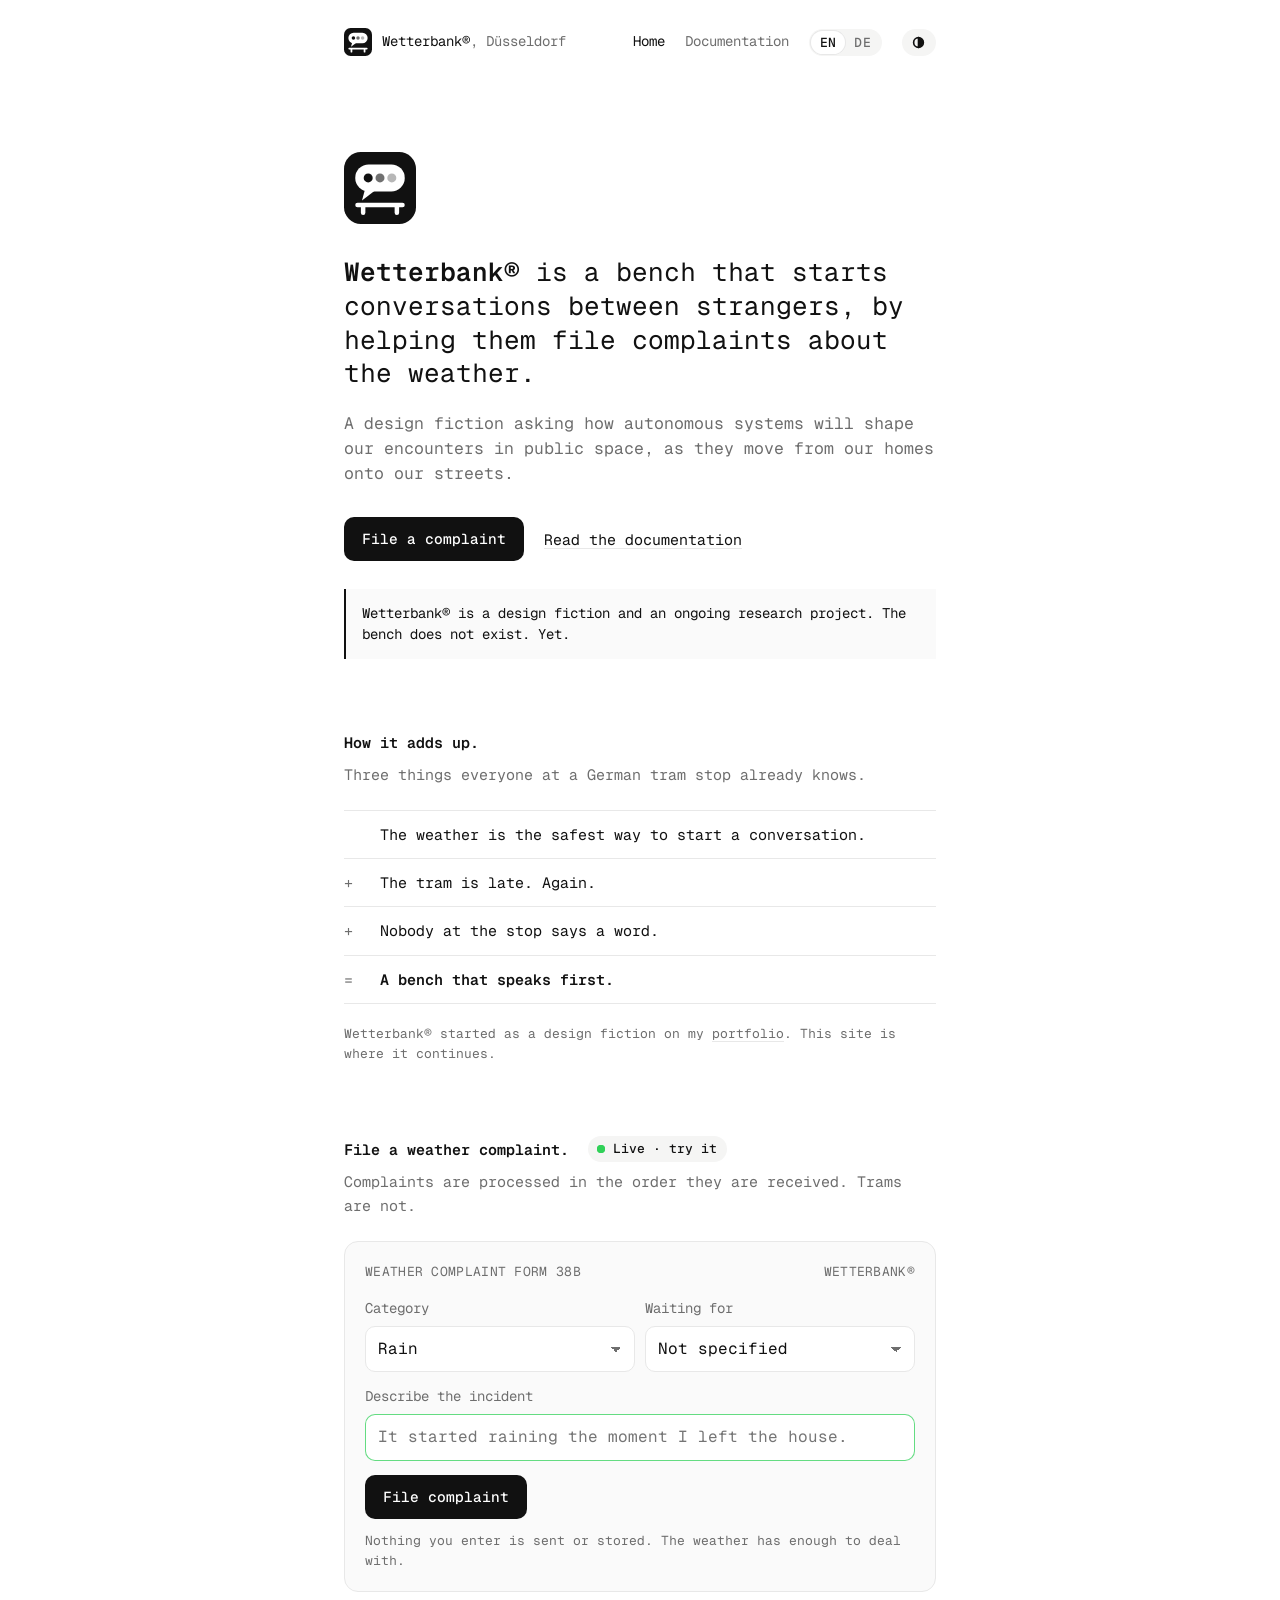
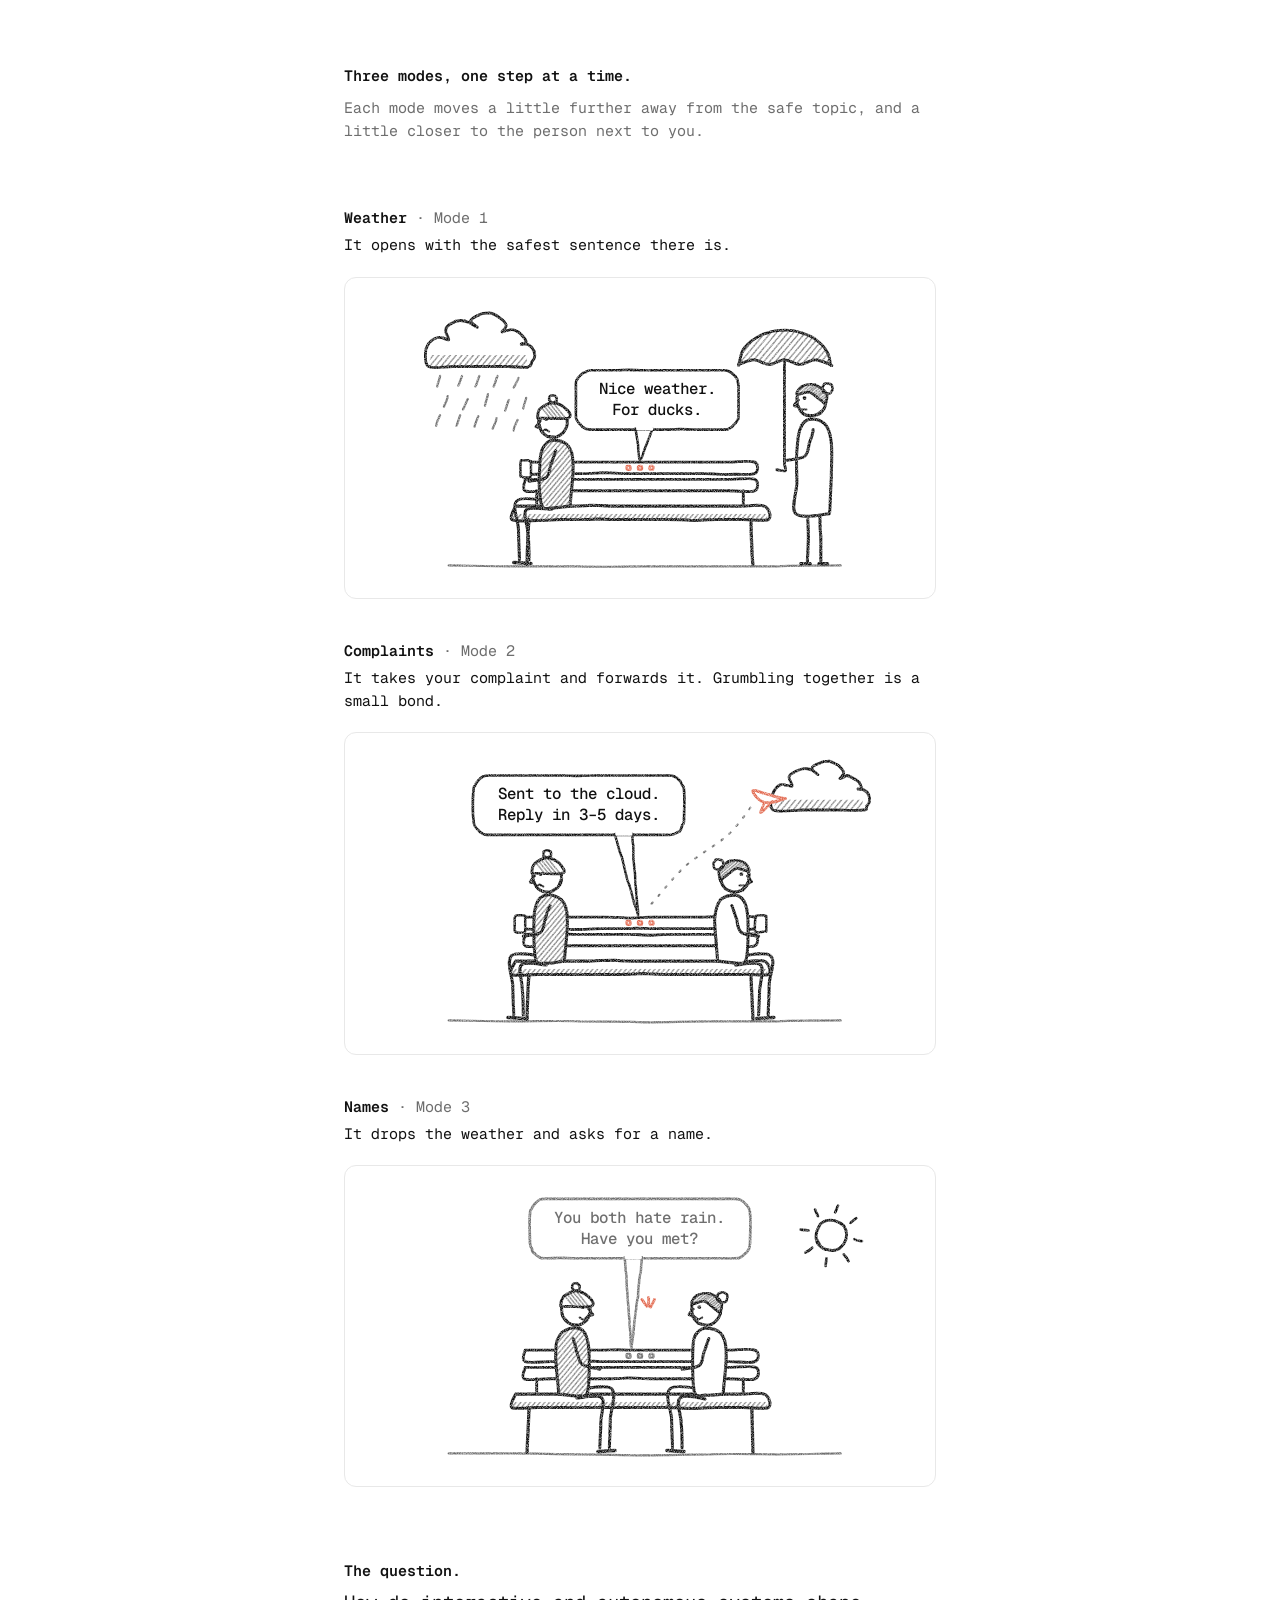
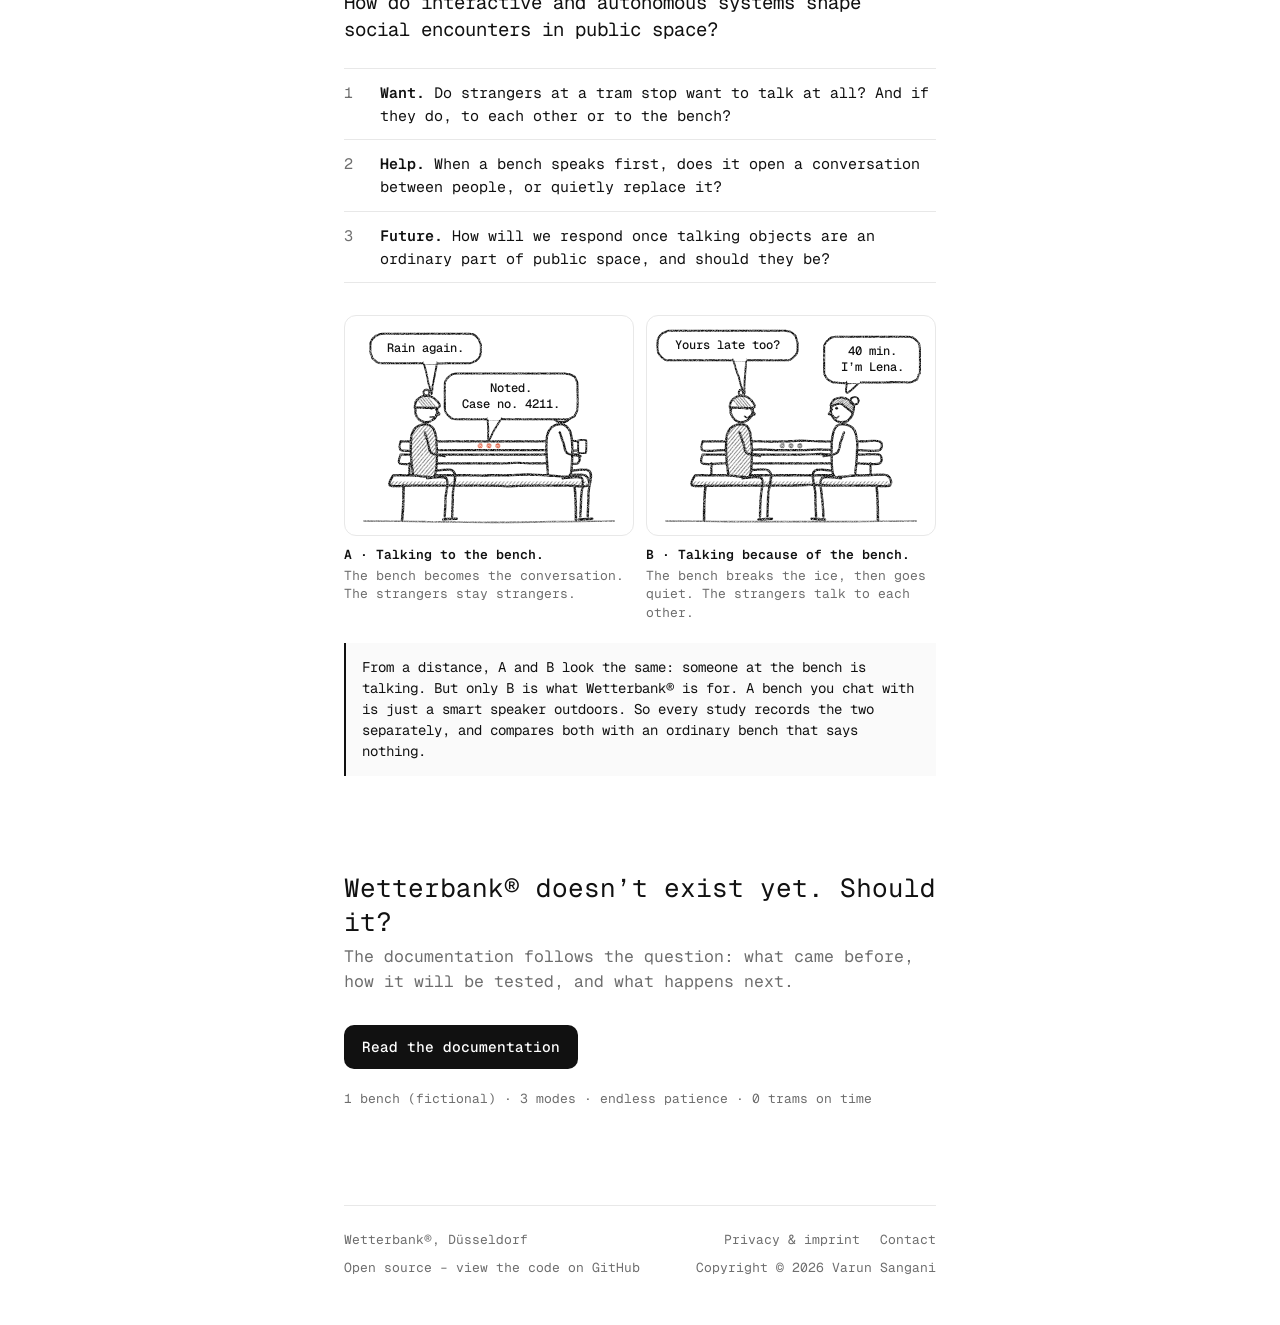
<file: index.html>
<!DOCTYPE html>
<html lang="en">
<head>
<meta charset="utf-8">
<link rel="preload" href="fonts/GeistMono-Variable.woff2" as="font" type="font/woff2" crossorigin>
<script>try{var t=localStorage.getItem("wb-theme");if(/^(spring|summer|autumn|winter)$/.test(t))document.documentElement.setAttribute("data-theme",t)}catch(e){}</script>
<meta name="viewport" content="width=device-width, initial-scale=1.0">
<title>Wetterbank® — a bench that starts conversations between strangers</title>
<meta name="description" content="Wetterbank® is a bench that starts conversations between strangers, by helping them file complaints about the weather. A design fiction asking how autonomous systems will shape our encounters in public space.">
<meta name="theme-color" content="#ffffff" media="(prefers-color-scheme: light)">
<meta name="theme-color" content="#111111" media="(prefers-color-scheme: dark)">
<meta property="og:type" content="website">
<meta property="og:site_name" content="Wetterbank®">
<meta property="og:title" content="Wetterbank® — a bench that starts conversations between strangers">
<meta property="og:description" content="By helping them file complaints about the weather. A design fiction about autonomous systems in public space.">
<meta property="og:image" content="https://va3uns.github.io/wetterbank/assets/og.png">
<meta property="og:url" content="https://va3uns.github.io/wetterbank/">
<meta name="twitter:card" content="summary_large_image">
<link rel="canonical" href="https://va3uns.github.io/wetterbank/">
<link rel="alternate" hreflang="en" href="https://va3uns.github.io/wetterbank/">
<link rel="alternate" hreflang="de" href="https://va3uns.github.io/wetterbank/de/">
<link rel="alternate" hreflang="x-default" href="https://va3uns.github.io/wetterbank/">
<link rel="icon" type="image/svg+xml" href="assets/icon.svg">
<link rel="apple-touch-icon" href="assets/icon-180.png">
<link rel="stylesheet" href="css/site.css">
<style>
.hero{padding:96px 0 0}
.hero .mark{width:72px;height:72px;margin:0 0 32px}
.notice{margin:28px 0 0;padding:14px 16px;border-left:2px solid var(--fg);background:var(--soft);font-size:14px;line-height:1.5}

/* The formula */
.formula{list-style:none;margin:0;padding:0}
.formula li{display:grid;grid-template-columns:28px 1fr;gap:8px;padding:12px 0;border-top:1px solid var(--line)}
.formula li:last-child{border-bottom:1px solid var(--line)}
.formula .op{color:var(--mute);font-variant-numeric:tabular-nums}
.formula li.eq strong{font-weight:600}
.spark{margin:20px 0 0}

/* Complaint form */
.desk{background:var(--soft);border:1px solid var(--line);border-radius:14px;padding:20px}
.live{display:inline-flex;align-items:center;gap:8px;margin-left:10px;padding:3px 10px 3px 9px;border-radius:999px;background:var(--panel);color:var(--fg);font-size:13px;font-weight:500;vertical-align:2px;text-decoration:none}
.live i{position:relative;width:8px;height:8px;border-radius:50%;background:#30d158;flex:none}
.live i::after{content:"";position:absolute;inset:0;border-radius:50%;background:#30d158}
@media (prefers-reduced-motion:no-preference){.live i::after{animation:pulse 1.6s ease-out infinite}}
@keyframes pulse{0%{transform:scale(1);opacity:.7}100%{transform:scale(3);opacity:0}}
.live:hover{background:var(--line)}
.desk{scroll-margin-top:24px;transition:box-shadow .3s}
.desk.called{box-shadow:0 0 0 3px #30d158}
.desk-head{display:flex;justify-content:space-between;gap:12px;font-size:13px;color:var(--mute);letter-spacing:.3px;text-transform:uppercase;margin:0 0 16px}
.field{margin:0 0 14px}
.field label{display:block;font-size:14px;color:var(--mute);margin:0 0 6px}
.pair{display:grid;grid-template-columns:1fr 1fr;gap:10px}
@media (max-width:480px){.pair{grid-template-columns:1fr}}
.desk select,.desk input{width:100%;font:inherit;font-size:max(16px,1rem);color:var(--fg);background:var(--bg);border:1px solid var(--line);border-radius:10px;padding:10px 12px;appearance:none;-webkit-appearance:none}
.desk select{background-image:linear-gradient(45deg,transparent 50%,var(--mute) 50%),linear-gradient(135deg,var(--mute) 50%,transparent 50%);background-position:calc(100% - 18px) 52%,calc(100% - 13px) 52%;background-size:5px 5px;background-repeat:no-repeat;padding-right:36px}
.desk select:focus,.desk input:focus{outline:none;border-color:var(--fg)}
.receipt{margin:16px 0 0;padding:14px 16px;border-radius:12px;background:var(--bg);border:1px solid var(--line)}
.receipt dl{display:grid;grid-template-columns:auto 1fr;gap:2px 14px;margin:0 0 10px;font-size:13px;color:var(--mute);font-variant-numeric:tabular-nums}
.receipt dt{margin:0}.receipt dd{margin:0;color:var(--fg)}
.receipt p{margin:0}
.desk .small{margin:12px 0 0}
/* The writing field glows while it waits for someone */
.desk #what{transition:border-color .2s,box-shadow .2s}
.desk.idle #what{border-color:rgba(48,209,88,.75)}
@media (prefers-reduced-motion:no-preference){.desk.idle #what{animation:glow 2.6s ease-in-out infinite}}
@media (prefers-reduced-motion:reduce){.desk.idle #what{box-shadow:0 0 0 3px rgba(48,209,88,.22)}}
@keyframes glow{0%,100%{box-shadow:0 0 0 0 rgba(48,209,88,0)}50%{box-shadow:0 0 0 6px rgba(48,209,88,.2)}}
.send{display:flex;flex-wrap:wrap;align-items:center;gap:8px 14px}
.hint{font-size:13px;margin:0}
.count{margin-left:auto;font-size:13px;color:var(--mute);font-variant-numeric:tabular-nums}
.desk .btn[disabled]{opacity:.6;cursor:progress}
.clear{display:flex;align-items:center;gap:12px;margin:12px 0 0;font-size:13px;color:var(--mute)}
.clear .bar{flex:1;min-width:40px;height:2px;background:var(--line);border-radius:2px;overflow:hidden}
.clear .bar span{display:block;height:100%;background:var(--mute);transform-origin:left center}
.clear button{white-space:nowrap;font:inherit;font-size:13px;color:var(--fg);background:none;border:0;padding:6px 0;cursor:pointer;text-decoration:underline;text-decoration-color:var(--line);text-underline-offset:3px}
.clear>span:first-child{white-space:nowrap}
@media (prefers-reduced-motion:reduce){.clear .bar{display:none}}

/* Modes */
.mode{padding:40px 0 0}
.mode h3 span{font-weight:400;color:var(--mute)}
.mode p{margin:0 0 20px}

/* Question */
.rq{font-size:19px;line-height:1.4;letter-spacing:0;margin:0 0 24px}
.subq{counter-reset:q}
.subq li{display:grid;grid-template-columns:28px 1fr;gap:8px}
.subq li::before{counter-increment:q;content:counter(q);color:var(--mute);font-variant-numeric:tabular-nums}
.two{margin:32px 0 0}

/* Closing */
.closing{padding:96px 0 0}
.closing h2{font-size:26px;font-weight:400;letter-spacing:0;line-height:1.3;margin:0 0 4px}
.stats{margin:20px 0 0;font-size:13px;color:var(--mute);font-variant-numeric:tabular-nums}
@media (max-width:520px){.hero{padding-top:64px}.closing h2{font-size:22px}.rq{font-size:18px}}
</style>
<link rel="stylesheet" href="css/themes.css">
</head>
<body>
<div class="page">

<header class="top">
  <a class="by" href="./"><svg class="logo" viewBox="0 0 64 64" aria-hidden="true"><rect width="64" height="64" rx="15"/><rect class="mk" x="10" y="11" width="44" height="24" rx="12"/><path class="mk" d="M19 32 16 43 29 33Z"/><g class="dt"><circle cx="21.5" cy="23" r="4"/><circle cx="32" cy="23" r="4"/><circle cx="42.5" cy="23" r="4"/></g><path class="ln" d="M12 47H52M17 47v7M47 47v7"/></svg><span>Wetterbank®<span class="where">, Düsseldorf</span></span></a>
  <nav aria-label="Pages"><a href="./" aria-current="page">Home</a><a href="documentation.html">Documentation</a><span class="lang" role="group" aria-label="Language"><a href="./" hreflang="en" lang="en" aria-label="English" aria-current="true">EN</a><a href="de/index.html" hreflang="de" lang="de" aria-label="Deutsch">DE</a></span><label class="theme"><svg viewBox="0 0 16 16" aria-hidden="true"><circle cx="8" cy="8" r="3"/><path d="M8 1.5v1.5M8 13v1.5M1.5 8H3M13 8h1.5M3.4 3.4l1 1M11.6 11.6l1 1M3.4 12.6l1-1M11.6 4.4l1-1"/></svg><span class="vh">Theme</span><select data-theme-picker aria-label="Theme" title="Theme"><option value="system">System</option><option value="spring">Spring</option><option value="summer">Summer</option><option value="autumn">Autumn</option><option value="winter">Winter</option></select></label></nav>
</header>

<main>
  <div class="hero">
    <svg class="logo mark" viewBox="0 0 64 64" role="img" aria-label="Wetterbank® logo: a speech bubble with typing dots, above a bench"><rect width="64" height="64" rx="15"/><rect class="mk" x="10" y="11" width="44" height="24" rx="12"/><path class="mk" d="M19 32 16 43 29 33Z"/><g class="dt typing"><circle cx="21.5" cy="23" r="4"/><circle cx="32" cy="23" r="4"/><circle cx="42.5" cy="23" r="4"/></g><path class="ln" d="M12 47H52M17 47v7M47 47v7"/></svg>
    <h1><strong>Wetterbank®</strong> is a bench that starts conversations between strangers, by helping them file complaints about the weather.</h1>
    <p class="lede">A design fiction asking how autonomous systems will shape our encounters in public space, as they move from our homes onto our streets.</p>
    <div class="actions">
      <a class="btn" href="#desk" data-to-desk>File a complaint</a>
      <a href="documentation.html">Read the documentation</a>
    </div>
    <p class="notice">Wetterbank® is a design fiction and an ongoing research project. The bench does not exist. Yet.</p>
  </div>

  <section id="idea" aria-labelledby="idea-h">
    <h2 id="idea-h">How it adds up.</h2>
    <p class="sub">Three things everyone at a German tram stop already knows.</p>
    <ol class="formula">
      <li><span class="op"></span><span>The weather is the safest way to start a conversation.</span></li>
      <li><span class="op">+</span><span>The tram is late. Again.</span></li>
      <li><span class="op">+</span><span>Nobody at the stop says a word.</span></li>
      <li class="eq"><span class="op">=</span><span><strong>A bench that speaks first.</strong></span></li>
    </ol>
    <p class="spark small">Wetterbank® started as a design fiction on my <a href="https://va3uns.github.io/rnd/#wetterbank">portfolio</a>. This site is where it continues.</p>
  </section>

  <section id="file" aria-labelledby="file-h">
    <h2 id="file-h">File a weather complaint. <a class="live" href="#desk" data-to-desk aria-label="Live and interactive: go to the complaint box"><i aria-hidden="true"></i>Live · try it</a></h2>
    <p class="sub">Complaints are processed in the order they are received. Trams are not.</p>
    <form class="desk idle" id="desk" autocomplete="off" novalidate>
      <div class="desk-head"><span>Weather complaint form 38b</span><span>Wetterbank®</span></div>
      <div class="pair">
        <div class="field">
          <label for="cat">Category</label>
          <select id="cat">
            <option>Rain</option><option>Wind</option><option>Cold</option><option>Feels colder than measured</option><option>Too hot</option><option>Grey, in general</option><option>Other</option>
          </select>
        </div>
        <div class="field">
          <label for="line">Waiting for</label>
          <select id="line">
            <option>Not specified</option><option>U79</option><option>701</option><option>704</option><option>706</option><option>707</option><option>708</option><option>709</option><option>A tram that never came</option>
          </select>
        </div>
      </div>
      <div class="field">
        <label for="what">Describe the incident</label>
        <input id="what" type="text" maxlength="200" placeholder="It started raining the moment I left the house." enterkeyhint="send">
      </div>
      <div class="send">
        <button class="btn" type="submit" id="send">File complaint</button>
        <p class="hint" id="hint" role="status" aria-live="polite"></p>
        <span class="count" id="count" aria-hidden="true"></span>
      </div>
      <div class="receipt" id="receipt" hidden aria-live="polite"></div>
      <p class="small">Nothing you enter is sent or stored. The weather has enough to deal with.</p>
    </form>
  </section>

  <section id="modes" aria-labelledby="modes-h">
    <h2 id="modes-h">Three modes, one step at a time.</h2>
    <p class="sub">Each mode moves a little further away from the safe topic, and a little closer to the person next to you.</p>

    <div class="mode">
      <h3>Weather <span>· Mode 1</span></h3>
      <p>It opens with the safest sentence there is.</p>
      <figure>
        <div class="card"><svg class="pn tk" viewBox="0 0 600 320" role="img" aria-label="Rain at a tram stop. One person sits on the bench, another stands apart under an umbrella. The bench says: Nice weather. For ducks."><defs><filter id="gr-en1" x="-2%" y="-2%" width="104%" height="104%"><feTurbulence type="fractalNoise" baseFrequency="1.1" numOctaves="1" seed="7" result="t"/><feColorMatrix in="t" type="matrix" values="0 0 0 0 0  0 0 0 0 0  0 0 0 0 0  0 0 0 -1.5 1.55" result="m"/><feComposite in="SourceGraphic" in2="m" operator="in" result="c"/><feDisplacementMap in="c" in2="t" scale="1.1" xChannelSelector="R" yChannelSelector="G"/></filter></defs><g filter="url(#gr-en1)"><path class="pg" d="M100 290C111 290 146 291 168 291C191 291 214 291 237 291C259 292 282 291 305 291C328 291 351 291 373 291C396 291 419 291 442 291C464 290 498 290 510 290" stroke-width="2.2"/><path class="pp" d="M76 65C77 64 78 60 79 58C81 57 83 55 85 54C87 53 90 52 93 52C95 52 99 56 100 54C101 53 96 47 97 44C97 41 101 39 103 37C106 35 109 34 112 34C115 34 119 35 121 36C124 37 129 42 129 41C130 41 123 36 123 34C124 32 129 29 132 28C135 26 139 26 143 26C146 27 150 28 153 30C156 32 160 36 160 39C160 41 155 44 155 45C156 46 161 43 163 43C166 43 169 43 171 44C174 46 176 48 177 50C179 52 181 56 181 57C181 58 176 58 176 58C176 58 181 58 183 59C185 60 187 62 188 64C189 66 190 69 190 71C190 73 188 76 187 78C186 79 192 81 182 82C172 83 147 82 130 82C113 82 87 85 78 82C69 79 76 68 76 65"/><clipPath id="h11-6"><path d="M82 70L182 70L182 82L78 82Z"/></clipPath><g clip-path="url(#h11-6)"><path class="ph" d="M68 82L78 70M74 82L84 70M80 82L90 70M86 82L96 70M92 82L102 70M98 82L108 70M104 82L114 70M110 82L120 70M116 82L126 70M122 82L132 70M128 82L138 70M134 82L144 70M140 82L150 70M146 82L156 70M152 82L162 70M158 82L168 70M164 82L174 70M170 82L180 70M176 82L186 70M182 82L192 70" stroke-width="1.6"/></g><path class="pk" d="M76 65C76 64 78 60 79 58C81 56 83 54 85 53C87 52 90 51 93 52C95 52 99 55 100 54C101 53 96 47 97 44C97 41 101 38 103 37C106 35 109 34 112 34C115 34 119 35 121 36C124 37 129 41 130 41C130 41 123 36 123 34C124 32 129 29 132 28C135 26 139 26 143 26C146 27 150 28 153 31C156 33 160 36 160 39C161 42 155 45 156 46C156 46 161 44 163 44C166 43 169 44 171 45C174 46 175 48 177 50C179 52 181 55 181 57C180 58 175 58 176 59C176 59 181 58 183 59C185 60 187 62 188 64C190 66 190 69 190 71C190 73 188 76 187 77C186 79 187 82 182 83C177 83 165 82 156 82C147 82 139 82 130 82C121 82 113 82 104 82C95 82 83 85 79 82C74 79 76 68 76 65" stroke-width="3"/><g class="rain"><path class="pg" d="M91 92C91 94 88 101 88 103" stroke-width="2.4"/><path class="pg" d="M114 92C113 94 111 101 110 102" stroke-width="2.4"/><path class="pg" d="M132 92C131 94 129 102 128 103" stroke-width="2.4"/><path class="pg" d="M151 92C150 94 148 101 147 103" stroke-width="2.4"/><path class="pg" d="M173 94C172 96 169 103 168 104" stroke-width="2.4"/><path class="pg" d="M99 113C99 115 96 122 95 124" stroke-width="2.4"/><path class="pg" d="M120 116C119 118 116 125 115 127" stroke-width="2.4"/><path class="pg" d="M141 111C141 113 138 121 138 123" stroke-width="2.4"/><path class="pg" d="M163 117C162 118 160 126 159 128" stroke-width="2.4"/><path class="pg" d="M181 115C181 116 178 124 178 126" stroke-width="2.4"/><path class="pg" d="M91 133C90 135 87 142 87 144" stroke-width="2.4"/><path class="pg" d="M112 133C111 135 109 143 108 144" stroke-width="2.4"/><path class="pg" d="M131 134C130 136 127 144 127 145" stroke-width="2.4"/><path class="pg" d="M150 136C150 138 147 145 146 147" stroke-width="2.4"/><path class="pg" d="M172 138C171 140 168 147 168 149" stroke-width="2.4"/></g><path class="pk" d="M180 182C184 182 198 182 207 182C216 182 224 182 233 182C242 182 251 182 260 182C269 182 278 182 287 182C296 182 304 182 313 182C322 182 331 182 340 182C349 182 358 182 367 182C376 182 385 182 393 182C402 182 415 180 420 182C424 184 424 192 420 194C416 196 402 194 393 195C384 195 376 194 367 194C358 194 349 194 340 194C331 194 322 194 313 194C304 194 296 194 287 194C278 194 269 193 260 193C251 194 242 194 233 194C224 194 216 194 207 194C198 194 184 196 180 194C175 192 180 184 180 182" stroke-width="3"/><path class="pk" d="M180 200C184 200 198 200 207 200C216 200 224 200 233 200C242 200 251 200 260 200C269 200 278 200 287 200C296 200 304 200 313 200C322 200 331 200 340 200C349 200 358 200 367 200C376 200 384 200 393 200C402 200 416 198 420 200C424 202 424 210 420 212C416 214 402 212 393 212C384 212 376 212 367 212C358 212 349 212 340 212C331 212 322 212 313 212C304 212 296 212 287 212C278 212 269 212 260 212C251 212 242 212 233 212C224 212 215 212 207 212C198 212 185 214 180 212C176 210 180 202 180 200" stroke-width="3"/><path class="pk" d="M192 212C192 215 192 225 192 228" stroke-width="3"/><path class="pk" d="M408 212C408 215 408 225 408 228" stroke-width="3"/><path class="pp" d="M170 228C177 228 199 228 213 228C228 228 242 228 257 228C271 228 286 228 300 228C314 228 329 228 343 228C358 228 372 228 387 228C401 228 422 226 430 228C438 230 441 240 434 242C427 244 404 242 389 242C374 242 360 242 345 242C330 242 315 242 300 242C285 242 270 242 255 242C240 242 226 242 211 242C196 242 173 244 166 242C159 240 169 230 170 228"/><clipPath id="h11-28"><path d="M168 236L432 236L434 242L166 242Z"/></clipPath><g clip-path="url(#h11-28)"><path class="ph" d="M161 242L166 236M166 242L171 236M171 242L176 236M176 242L181 236M181 242L186 236M186 242L191 236M191 242L196 236M196 242L201 236M201 242L206 236M206 242L211 236M211 242L216 236M216 242L221 236M221 242L226 236M226 242L231 236M231 242L236 236M236 242L241 236M241 242L246 236M246 242L251 236M251 242L256 236M256 242L261 236M261 242L266 236M266 242L271 236M271 242L276 236M276 242L281 236M281 242L286 236M286 242L291 236M291 242L296 236M296 242L301 236M301 242L306 236M306 242L311 236M311 242L316 236M316 242L321 236M321 242L326 236M326 242L331 236M331 242L336 236M336 242L341 236M341 242L346 236M346 242L351 236M351 242L356 236M356 242L361 236M361 242L366 236M366 242L371 236M371 242L376 236M376 242L381 236M381 242L386 236M386 242L391 236M391 242L396 236M396 242L401 236M401 242L406 236M406 242L411 236M411 242L416 236M416 242L421 236M421 242L426 236M426 242L431 236M431 242L436 236" stroke-width="1.6"/></g><path class="pk" d="M170 228C174 228 187 228 196 228C205 228 213 228 222 228C231 228 239 228 248 227C257 227 265 228 274 228C283 228 291 228 300 228C309 228 317 228 326 228C335 228 343 228 352 228C361 228 369 228 378 228C387 228 395 228 404 228C413 228 425 226 430 228C435 230 438 240 434 242C430 244 416 242 407 242C398 242 389 242 380 242C371 242 363 243 354 243C345 242 336 242 327 242C318 242 309 242 300 242C291 242 282 242 273 242C264 242 255 241 246 242C237 242 229 242 220 242C211 242 202 243 193 243C184 243 170 245 166 242C163 240 169 230 170 228" stroke-width="3.2"/><path class="pk" d="M184 242C183 250 182 281 182 289" stroke-width="3.4"/><path class="pk" d="M416 242C416 250 417 281 418 289" stroke-width="3.4"/><g class="vd v0"><path class="pc dotc" d="M289 190C289 190 288 190 288 190C288 190 287 190 287 190C286 189 286 189 286 189C286 188 286 188 286 187C286 187 286 186 287 186C287 186 288 186 288 186C288 186 289 186 289 186C290 187 290 187 290 187C290 188 290 188 290 189C290 189 290 190 289 190C289 190 288 190 288 190C288 190 287 190 287 190" stroke-width="2.6"/></g><g class="vd v1"><path class="pc dotc" d="M302 189C302 189 302 189 301 190C301 190 301 190 300 190C300 190 299 190 299 190C298 190 298 189 298 189C298 188 298 188 298 187C298 187 298 187 299 186C299 186 299 186 300 186C300 186 301 186 301 186C302 186 302 187 302 187C302 188 302 188 302 189C302 189 302 189 301 190C301 190 300 190 300 190" stroke-width="2.6"/></g><g class="vd v2"><path class="pc dotc" d="M312 190C312 190 311 190 311 190C311 190 310 189 310 189C310 189 310 188 310 188C310 187 310 187 311 186C311 186 311 186 312 186C312 186 313 186 313 186C313 186 314 187 314 187C314 187 314 188 314 188C314 189 314 189 313 190C313 190 313 190 312 190C312 190 311 190 311 190C311 190 310 189 310 189" stroke-width="2.6"/></g><path class="pk" d="M212 224C205 223 178 217 172 222C165 227 173 243 173 253C173 263 174 279 174 284" stroke-width="3.2"/><path class="pk" d="M208 231C204 232 186 228 181 232C177 236 183 249 183 258C184 267 184 280 184 284" stroke-width="3.2"/><path class="pk" d="M186 288C183 288 171 287 168 287" stroke-width="3.6"/><path class="pp" d="M227 228C228 221 231 195 230 184C230 173 228 168 224 164C220 160 213 159 208 159C204 160 200 163 198 168C196 173 195 182 195 192C195 202 195 220 197 226C199 232 203 230 208 230C213 230 224 228 227 228"/><clipPath id="h11-39"><path d="M227 228L230 184L224 164L208 159L198 168L195 192L197 226L208 230Z"/></clipPath><g clip-path="url(#h11-39)"><path class="ph" d="M135 230L195 159M140 230L200 159M145 230L205 159M150 230L210 159M155 230L215 159M160 230L220 159M165 230L225 159M170 230L230 159M175 230L235 159M180 230L240 159M185 230L245 159M190 230L250 159M195 230L255 159M200 230L260 159M205 230L265 159M210 230L270 159M215 230L275 159M220 230L280 159M225 230L285 159" stroke-width="1.6"/></g><path class="pk" d="M227 228C227 221 231 194 230 184C230 173 228 168 224 164C220 160 213 159 208 159C204 160 201 163 198 168C196 173 195 182 195 192C194 202 195 220 197 226C199 233 203 230 208 230C213 230 224 228 227 228" stroke-width="3.2"/><path class="pp" d="M196 148C196 146 194 141 194 138C194 135 196 131 198 129C200 127 203 125 206 124C209 124 213 124 215 125C218 127 221 130 222 132C224 135 224 139 224 142C224 145 222 149 220 151C218 153 215 155 212 156C209 156 205 156 203 155C200 153 197 150 196 148C194 145 194 141 194 138C194 135 197 131 198 129"/><path class="pk" d="M220 151C219 152 215 155 212 156C209 156 205 156 203 155C200 153 197 151 196 148C195 145 194 141 194 138C194 135 196 131 198 129C200 127 203 125 206 124C209 124 213 124 215 125C218 127 221 129 222 132C224 135 224 139 224 142C224 145 222 148 220 151C218 153 215 155 212 156C209 156 204 155 203 155" stroke-width="3.2"/><path class="pk" d="M196 139C195 140 191 144 191 145C191 146 195 146 196 146" stroke-width="2.4"/><circle class="eye" cx="202" cy="137" r="2"/><path class="pk" d="M205 150C204 150 203 148 201 148C200 148 198 150 197 150" stroke-width="2.2"/><path class="pp" d="M193 136C194 134 193 129 196 126C199 123 205 120 209 120C213 120 219 123 222 126C225 129 230 134 225 136C220 138 199 136 193 136"/><clipPath id="h11-46"><path d="M193 136L196 126L209 120L222 126L225 136Z"/></clipPath><g clip-path="url(#h11-46)"><path class="ph" d="M206 136L193 120M210 136L197 120M214 136L201 120M218 136L205 120M222 136L209 120" stroke-width="1.6"/></g><path class="pk" d="M193 136C193 134 193 128 196 126C199 123 205 120 209 120C213 120 220 123 222 126C225 128 230 134 225 136C220 137 198 136 193 136" stroke-width="3"/><path class="pk" d="M207 119C207 119 206 118 205 117C205 117 205 116 205 115C205 114 206 113 206 113C207 112 208 112 209 112C210 112 211 112 211 113C212 113 212 114 213 115C213 115 213 116 213 117C213 118 212 119 211 119C211 120 210 120 209 120C208 120 207 120 207 119C206 119 206 118 205 117C205 117 205 115 205 115" stroke-width="2.6"/><path class="pk" d="M212 170C211 172 209 179 207 184C205 189 206 195 202 198C198 201 187 201 184 202" stroke-width="3.2"/><path class="pp" d="M183 180C184 180 185 180 185 181C186 181 186 180 186 182C186 185 186 193 186 196C186 198 186 197 185 197C185 198 185 198 184 198C182 198 179 198 178 198C176 198 176 198 176 197C175 197 175 198 175 196C175 193 175 185 175 182C175 180 175 181 176 181C176 180 176 180 178 180C179 180 182 180 183 180"/><path class="pk" d="M183 180C184 181 184 181 185 181C185 181 186 180 186 182C186 185 186 193 186 195C186 198 186 197 185 198C185 198 185 198 184 198C182 198 179 198 178 198C176 197 176 197 176 197C176 197 175 198 175 196C175 193 175 185 175 183C176 180 175 181 176 180C176 180 176 180 178 180C179 180 182 180 183 180" stroke-width="2.6"/><path class="pk" d="M488 234C488 238 488 251 489 260C489 269 489 282 489 286" stroke-width="3.2"/><path class="pk" d="M475 234C475 238 476 251 476 260C476 269 475 281 475 286" stroke-width="3.2"/><path class="pk" d="M496 288C495 288 489 288 487 288" stroke-width="3.4"/><path class="pk" d="M478 288C476 288 470 288 468 288" stroke-width="3.4"/><path class="pp" d="M498 236C498 224 501 178 500 162C499 146 497 146 493 142C489 138 482 136 478 137C474 138 471 141 468 146C466 152 465 155 464 170C463 185 457 225 463 236C469 247 492 236 498 236"/><path class="pk" d="M498 236C499 230 499 211 500 199C500 187 501 171 500 162C499 152 497 146 493 142C489 138 482 137 478 137C474 138 470 140 468 146C465 151 465 160 464 170C463 180 464 192 464 203C464 214 457 231 463 236C469 242 492 236 498 236" stroke-width="3.2"/><path class="pp" d="M475 103C476 103 481 102 484 103C487 104 490 106 491 109C493 111 494 115 494 118C494 121 493 125 491 128C489 130 486 132 483 133C481 134 477 134 474 133C471 132 468 130 467 127C465 125 464 121 464 118C464 115 465 111 467 108C469 106 472 104 474 103C477 102 481 102 484 103C487 104 490 108 491 109"/><path class="pk" d="M491 128C490 129 486 132 483 133C480 134 477 134 474 133C471 132 468 129 467 127C465 124 464 120 464 117C464 114 465 110 467 108C469 105 472 103 475 102C478 102 481 102 484 103C487 104 490 107 491 109C493 112 494 116 494 119C494 122 493 126 491 128C489 131 486 133 483 133C480 134 475 133 474 133" stroke-width="3.2"/><path class="pk" d="M466 117C465 118 461 121 461 123C461 124 465 124 466 124" stroke-width="2.4"/><circle class="eye" cx="472" cy="115" r="2"/><path class="pk" d="M474 127C473 127 469 127 468 127" stroke-width="2.2"/><path class="pp" d="M494 122C494 120 497 114 495 110C493 107 487 102 483 101C479 100 472 101 469 103C466 105 463 111 464 112C465 113 473 108 477 109C481 110 484 114 487 116C490 118 493 121 494 122"/><clipPath id="h11-63"><path d="M494 122L495 110L483 101L469 103L464 112L477 109L487 116Z"/></clipPath><g clip-path="url(#h11-63)"><path class="ph" d="M439 122L464 101M442 122L468 101M446 122L471 101M449 122L474 101M453 122L478 101M456 122L482 101M460 122L485 101M463 122L488 101M467 122L492 101M470 122L496 101M474 122L499 101M477 122L502 101M481 122L506 101M484 122L510 101M488 122L513 101M491 122L516 101M495 122L520 101" stroke-width="1.6"/></g><path class="pk" d="M494 122C494 120 497 114 495 110C493 107 487 103 483 101C479 100 472 101 469 103C466 105 463 110 464 111C465 113 473 108 477 109C481 110 484 114 487 116C490 118 493 121 494 122" stroke-width="2.8"/><path class="pk" d="M497 100C497 100 499 100 500 101C501 102 501 103 501 104C502 105 501 106 501 107C500 108 500 109 499 110C498 110 496 111 495 110C494 110 493 110 492 109C491 108 491 107 491 106C490 105 491 104 491 103C492 102 492 101 493 100C494 100 496 99 497 100C498 100 499 100 500 101C501 102 501 104 501 104" stroke-width="2.6"/><path class="pk" d="M481 148C481 150 479 157 477 162C476 167 476 173 472 176C468 179 457 179 454 180" stroke-width="3.2"/><path class="pk" d="M451 184C451 175 451 147 451 128C451 109 451 81 451 72" stroke-width="3"/><path class="pk" d="M451 184C451 185 453 190 452 191C451 192 444 190 443 190" stroke-width="3"/><path class="pp" d="M403 80C403 80 402 82 403 80C404 78 404 70 407 66C409 62 413 58 417 54C421 51 427 48 433 46C438 45 445 44 451 44C457 44 464 45 469 47C475 49 480 51 485 55C489 58 493 62 495 66C497 71 498 78 499 80C500 82 502 81 499 80C496 79 488 75 483 75C478 75 472 80 467 80C462 80 456 75 451 75C446 75 440 80 435 80C430 80 424 75 419 75C414 75 406 79 403 80"/><clipPath id="h11-70"><path d="M403 80L403 80L407 66L417 55L433 47L451 44L469 47L485 55L495 66L499 80L499 80L483 75L467 80L451 75L435 80L419 75Z"/></clipPath><g clip-path="url(#h11-70)"><path class="ph" d="M373 80L403 44M379 80L409 44M385 80L415 44M391 80L421 44M397 80L427 44M403 80L433 44M409 80L439 44M415 80L445 44M421 80L451 44M427 80L457 44M433 80L463 44M439 80L469 44M445 80L475 44M451 80L481 44M457 80L487 44M463 80L493 44M469 80L499 44M475 80L505 44M481 80L511 44M487 80L517 44M493 80L523 44M499 80L529 44" stroke-width="1.6"/></g><path class="pk" d="M403 80C403 80 403 82 403 80C404 78 405 71 407 66C409 62 413 58 417 55C422 52 427 48 433 47C438 45 445 44 451 44C457 44 464 45 469 47C475 49 481 51 485 55C489 58 493 62 495 66C498 70 499 78 499 80C500 82 502 81 499 80C496 79 488 75 483 75C478 75 472 80 467 80C462 80 456 75 451 75C446 75 440 80 435 80C430 80 424 75 419 75C414 75 406 79 403 80" stroke-width="3"/><g class="bub"><path class="pp" d="M387 86C388 86 391 86 393 87C395 88 397 89 398 91C400 92 401 94 402 96C402 98 403 96 403 102C403 108 403 126 403 132C403 138 402 136 402 138C401 140 400 142 398 143C397 145 395 146 393 147C391 148 396 148 387 148C378 148 356 148 341 148C326 148 310 148 295 148C280 148 258 148 249 148C240 148 245 148 243 147C241 146 239 145 238 143C236 142 235 140 234 138C234 136 233 138 233 132C232 126 233 108 233 102C233 96 233 98 234 96C235 94 236 92 238 91C239 89 241 88 243 87C245 87 240 86 249 86C258 86 280 86 295 86C310 86 326 86 341 86C356 86 379 86 387 86"/><path class="pp" d="M296 147C296 152 297 180 300 180C303 180 311 152 314 147"/><path class="pk" d="M387 86C388 86 391 86 393 87C395 88 397 89 398 91C400 92 401 94 402 96C402 98 402 96 403 102C403 108 403 126 403 132C403 138 403 136 402 138C401 140 400 142 398 143C397 145 395 146 393 147C391 148 393 148 387 148C381 148 369 148 359 148C350 148 341 147 332 148C323 148 313 148 304 148C295 148 286 148 277 148C267 148 255 148 249 148C243 147 245 148 243 147C241 146 239 145 238 143C236 142 235 140 234 138C233 136 233 138 233 132C233 126 233 108 233 102C233 96 233 98 234 96C235 94 237 92 238 91C239 90 241 88 243 88C245 87 243 87 249 86C255 86 267 86 277 86C286 85 295 86 304 86C313 86 323 86 332 86C341 86 350 86 359 86C369 86 382 86 387 86" stroke-width="2.8"/><path class="pk" d="M295 147C296 150 297 158 298 164C298 169 299 180 300 180C302 180 304 169 307 163C309 158 312 150 313 147" stroke-width="2.6"/><path class="ppl" d="M298 147H312" stroke-width="4"/></g></g><g class="say"><text x="318" y="111" text-anchor="middle">Nice weather.</text><text x="318" y="133" text-anchor="middle">For ducks.</text></g></svg></div>
      </figure>
    </div>

    <div class="mode">
      <h3>Complaints <span>· Mode 2</span></h3>
      <p>It takes your complaint and forwards it. Grumbling together is a small bond.</p>
      <figure>
        <div class="card"><svg class="pn tk" viewBox="0 0 600 320" role="img" aria-label="Both sit at opposite ends of the bench, on their phones. A paper plane carries a complaint to the cloud. The bench says: Sent to the cloud. Reply in 3 to 5 days."><defs><filter id="gr-en2" x="-2%" y="-2%" width="104%" height="104%"><feTurbulence type="fractalNoise" baseFrequency="1.1" numOctaves="1" seed="7" result="t"/><feColorMatrix in="t" type="matrix" values="0 0 0 0 0  0 0 0 0 0  0 0 0 0 0  0 0 0 -1.5 1.55" result="m"/><feComposite in="SourceGraphic" in2="m" operator="in" result="c"/><feDisplacementMap in="c" in2="t" scale="1.1" xChannelSelector="R" yChannelSelector="G"/></filter></defs><g filter="url(#gr-en2)"><path class="pg" d="M100 290C111 290 146 291 168 291C191 291 214 290 237 291C259 291 282 291 305 292C328 292 351 291 373 291C396 291 419 291 442 291C464 290 498 290 510 290" stroke-width="2.2"/><path class="pp" d="M438 55C438 54 439 51 441 49C442 47 444 45 446 44C448 43 450 43 453 43C455 43 459 46 459 45C460 44 456 38 456 36C457 33 460 31 462 30C465 28 468 27 470 27C473 27 476 27 479 28C481 29 485 34 486 33C486 33 480 29 480 27C480 25 485 22 488 21C491 20 495 20 498 20C501 20 504 22 507 23C509 25 513 29 513 31C514 33 509 36 509 37C510 38 514 35 516 35C518 35 521 35 523 36C525 37 528 39 529 41C531 43 532 46 532 47C532 49 527 48 528 49C528 49 532 48 534 49C536 50 538 52 539 54C540 56 540 58 540 60C540 62 539 65 538 66C537 68 542 70 533 70C524 71 502 70 486 70C471 70 448 72 440 70C432 68 438 57 438 55"/><clipPath id="h22-6"><path d="M443 59L533 59L533 70L439 70Z"/></clipPath><g clip-path="url(#h22-6)"><path class="ph" d="M430 70L439 59M436 70L445 59M442 70L451 59M448 70L457 59M454 70L463 59M460 70L469 59M466 70L475 59M472 70L481 59M478 70L487 59M484 70L493 59M490 70L499 59M496 70L505 59M502 70L511 59M508 70L517 59M514 70L523 59M520 70L529 59M526 70L535 59M532 70L541 59" stroke-width="1.6"/></g><path class="pk" d="M438 55C439 54 439 51 441 49C442 47 444 45 446 44C448 43 450 43 452 44C455 44 459 46 459 45C460 44 455 38 456 35C456 33 460 31 462 30C465 29 468 27 470 27C473 26 476 27 479 28C481 29 486 33 486 33C486 33 479 28 480 26C480 24 485 22 488 21C491 19 495 19 498 19C501 20 504 22 507 23C509 25 513 29 513 31C513 33 509 37 509 37C510 38 514 35 516 34C519 34 521 36 523 37C525 38 527 39 529 41C530 43 532 47 532 48C532 49 527 48 528 48C528 49 532 48 534 49C536 50 538 52 539 54C540 56 540 58 540 60C540 62 539 64 537 66C536 68 539 70 533 70C527 71 512 70 502 70C491 70 481 70 471 70C460 70 445 73 439 70C434 67 438 58 438 55" stroke-width="3"/><path class="pk" d="M180 182C184 182 198 182 207 182C216 182 224 182 233 182C242 182 251 182 260 182C269 182 278 182 287 183C296 183 304 182 313 182C322 182 331 182 340 182C349 182 358 182 367 182C376 181 384 182 393 182C402 182 415 180 420 182C424 184 424 192 420 194C416 196 402 194 393 194C384 194 376 194 367 194C358 194 349 194 340 194C331 194 322 194 313 194C304 194 296 193 287 194C278 194 269 194 260 194C251 194 242 195 233 195C224 195 216 194 207 194C198 194 184 196 180 194C175 192 180 184 180 182" stroke-width="3"/><path class="pk" d="M180 200C184 200 198 199 207 199C216 199 224 200 233 200C242 200 251 200 260 200C269 200 278 200 287 200C296 200 304 201 313 201C322 200 331 200 340 200C349 200 358 200 367 200C376 200 384 200 393 200C402 200 416 198 420 200C424 202 424 210 420 212C416 214 402 212 393 212C384 212 376 212 367 212C358 212 349 212 340 212C331 212 322 212 313 212C304 212 296 212 287 212C278 212 269 212 260 212C251 212 242 212 233 212C224 212 215 212 207 212C198 212 185 214 180 212C176 210 180 202 180 200" stroke-width="3"/><path class="pk" d="M193 212C192 215 192 225 192 228" stroke-width="3"/><path class="pk" d="M408 212C408 215 408 225 408 228" stroke-width="3"/><path class="pp" d="M170 228C177 228 199 228 213 228C228 228 242 228 257 228C271 228 286 228 300 228C314 228 329 228 343 228C358 228 372 228 387 228C401 228 422 226 430 228C438 230 441 239 434 242C427 244 404 242 389 242C374 242 360 242 345 242C330 242 315 242 300 242C285 242 270 242 255 242C240 242 226 242 211 242C196 242 173 244 166 242C159 240 169 230 170 228"/><clipPath id="h22-13"><path d="M168 236L432 236L434 242L166 242Z"/></clipPath><g clip-path="url(#h22-13)"><path class="ph" d="M161 242L166 236M166 242L171 236M171 242L176 236M176 242L181 236M181 242L186 236M186 242L191 236M191 242L196 236M196 242L201 236M201 242L206 236M206 242L211 236M211 242L216 236M216 242L221 236M221 242L226 236M226 242L231 236M231 242L236 236M236 242L241 236M241 242L246 236M246 242L251 236M251 242L256 236M256 242L261 236M261 242L266 236M266 242L271 236M271 242L276 236M276 242L281 236M281 242L286 236M286 242L291 236M291 242L296 236M296 242L301 236M301 242L306 236M306 242L311 236M311 242L316 236M316 242L321 236M321 242L326 236M326 242L331 236M331 242L336 236M336 242L341 236M341 242L346 236M346 242L351 236M351 242L356 236M356 242L361 236M361 242L366 236M366 242L371 236M371 242L376 236M376 242L381 236M381 242L386 236M386 242L391 236M391 242L396 236M396 242L401 236M401 242L406 236M406 242L411 236M411 242L416 236M416 242L421 236M421 242L426 236M426 242L431 236M431 242L436 236" stroke-width="1.6"/></g><path class="pk" d="M170 228C174 228 187 228 196 228C205 228 213 229 222 228C231 228 239 228 248 228C257 227 265 227 274 227C283 228 291 228 300 228C309 228 317 228 326 228C335 228 343 228 352 228C361 228 369 228 378 228C387 228 395 229 404 229C413 229 425 226 430 228C435 230 438 240 434 242C430 244 416 241 407 242C398 242 389 242 380 242C371 242 363 242 354 242C345 242 336 242 327 242C318 242 309 241 300 241C291 242 282 242 273 242C264 242 255 242 246 242C237 242 229 242 220 242C211 242 202 242 193 242C184 242 170 244 166 242C162 240 169 230 170 228" stroke-width="3.2"/><path class="pk" d="M184 242C183 250 182 281 182 289" stroke-width="3.4"/><path class="pk" d="M416 242C416 250 418 281 418 289" stroke-width="3.4"/><g class="vd v0"><path class="pc dotc" d="M287 186C287 186 288 186 288 186C288 186 289 186 289 186C290 187 290 187 290 187C290 188 290 188 290 189C290 189 290 190 289 190C289 190 288 190 288 190C288 190 287 190 287 190C286 189 286 189 286 189C286 188 286 188 286 187C286 187 286 186 287 186C287 186 288 186 288 186C288 186 289 186 289 186" stroke-width="2.6"/></g><g class="vd v1"><path class="pc dotc" d="M298 187C298 187 299 186 299 186C300 186 300 186 301 186C301 186 301 186 302 187C302 187 302 188 302 188C302 188 302 189 302 189C302 190 301 190 301 190C300 190 300 190 299 190C299 190 299 190 298 189C298 189 298 188 298 188C298 188 298 187 298 187C298 186 299 186 299 186C300 186 300 186 301 186" stroke-width="2.6"/></g><g class="vd v2"><path class="pc dotc" d="M312 190C312 190 311 190 311 190C310 189 310 189 310 188C310 188 310 188 310 187C310 187 311 186 311 186C311 186 312 186 312 186C313 186 313 186 313 186C314 187 314 187 314 188C314 188 314 188 314 189C314 189 313 190 313 190C313 190 312 190 312 190C311 190 311 190 311 190C310 189 310 189 310 188" stroke-width="2.6"/></g><path class="pk" d="M206 224C199 224 173 217 166 222C160 227 166 243 167 253C167 263 168 279 168 284" stroke-width="3.2"/><path class="pk" d="M202 232C198 232 180 228 176 232C172 236 177 249 177 258C178 267 178 279 178 284" stroke-width="3.2"/><path class="pk" d="M180 288C177 288 165 287 162 287" stroke-width="3.6"/><path class="pp" d="M221 228C221 221 224 195 224 184C223 173 222 168 218 164C214 160 206 158 202 159C198 160 194 163 192 168C190 174 189 182 189 192C189 202 189 220 191 226C193 232 197 230 202 230C207 230 218 228 221 228"/><clipPath id="h22-24"><path d="M221 228L224 184L218 164L202 159L192 168L189 192L191 226L202 230Z"/></clipPath><g clip-path="url(#h22-24)"><path class="ph" d="M129 230L189 159M134 230L194 159M139 230L199 159M144 230L204 159M149 230L209 159M154 230L214 159M159 230L219 159M164 230L224 159M169 230L229 159M174 230L234 159M179 230L239 159M184 230L244 159M189 230L249 159M194 230L254 159M199 230L259 159M204 230L264 159M209 230L269 159M214 230L274 159M219 230L279 159" stroke-width="1.6"/></g><path class="pk" d="M221 228C221 221 225 195 224 184C224 173 222 168 218 164C214 160 206 158 202 159C198 160 194 162 192 168C189 173 189 182 189 192C189 202 189 219 191 226C193 232 197 230 202 230C207 231 217 228 221 228" stroke-width="3.2"/><path class="pp" d="M189 144C189 142 188 137 189 134C190 131 193 128 195 127C197 125 201 124 204 124C207 124 210 126 213 128C215 130 217 133 218 136C218 139 218 143 217 146C216 149 214 152 211 154C209 155 205 156 202 156C199 156 196 154 194 152C191 150 189 147 189 144C188 141 188 137 189 134C190 131 194 128 195 127"/><path class="pk" d="M218 142C217 144 216 149 214 151C212 153 208 155 206 156C203 156 199 156 196 154C194 153 191 150 190 147C188 145 188 141 188 138C189 135 190 131 192 129C194 127 198 125 200 124C203 124 207 124 210 126C212 127 215 130 216 133C218 135 218 139 218 142C218 145 216 149 214 151C212 153 207 155 206 156" stroke-width="3.2"/><path class="pk" d="M190 139C189 140 185 144 185 145C185 147 189 146 190 146" stroke-width="2.4"/><circle class="eye" cx="196" cy="137" r="2"/><path class="pk" d="M199 150C198 150 196 148 195 148C194 148 192 150 191 150" stroke-width="2.2"/><path class="pp" d="M187 136C187 134 187 129 190 126C193 123 199 120 203 120C207 120 213 123 216 126C219 129 224 135 219 136C214 138 192 136 187 136"/><clipPath id="h22-31"><path d="M187 136L190 126L203 120L216 126L219 136Z"/></clipPath><g clip-path="url(#h22-31)"><path class="ph" d="M200 136L187 120M204 136L191 120M208 136L195 120M212 136L199 120M216 136L203 120" stroke-width="1.6"/></g><path class="pk" d="M187 136C187 134 187 129 190 126C193 123 199 120 203 120C207 120 213 123 216 126C218 129 224 135 219 136C214 138 192 136 187 136" stroke-width="3"/><path class="pk" d="M199 115C199 114 200 113 201 113C201 112 202 112 203 112C204 112 205 112 205 113C206 113 207 114 207 115C207 116 207 116 207 117C207 118 206 119 205 119C205 120 204 120 203 120C202 120 201 120 201 119C200 119 199 118 199 117C199 116 199 115 199 115C199 114 200 113 201 113C201 112 203 112 203 112" stroke-width="2.6"/><path class="pk" d="M206 170C205 172 202 179 201 184C199 189 200 195 196 198C192 201 181 201 178 202" stroke-width="3.2"/><path class="pp" d="M178 180C178 180 179 180 179 181C180 181 180 180 180 182C180 185 180 193 180 195C180 198 180 197 179 197C179 198 179 198 178 198C176 198 173 198 172 198C170 198 170 198 170 197C169 197 169 198 169 196C169 193 169 185 169 183C169 180 169 181 170 181C170 180 170 180 172 180C173 180 177 180 178 180"/><path class="pk" d="M178 180C178 180 179 180 180 181C180 181 179 180 180 182C180 185 180 193 180 196C180 198 180 197 179 198C179 198 179 198 178 198C176 198 173 199 171 198C170 198 171 198 170 197C170 197 169 198 169 196C169 193 169 185 169 183C170 180 170 182 170 181C170 181 170 180 172 180C173 180 177 180 178 180" stroke-width="2.6"/><path class="pk" d="M396 224C403 224 430 217 436 222C443 227 435 243 435 253C435 263 434 279 434 284" stroke-width="3.2"/><path class="pk" d="M400 232C404 232 422 228 426 232C430 236 426 249 425 258C425 267 424 280 424 284" stroke-width="3.2"/><path class="pk" d="M422 288C425 288 437 287 440 287" stroke-width="3.6"/><path class="pp" d="M381 228C380 221 377 195 378 184C378 173 380 168 384 164C388 160 396 158 400 159C404 160 408 163 410 168C412 174 413 182 413 192C413 202 413 220 411 226C409 232 405 229 400 230C395 230 384 228 381 228"/><path class="pk" d="M381 228C381 221 378 195 378 184C379 173 381 168 384 164C388 160 395 159 400 159C404 160 408 163 410 168C412 173 413 182 413 192C413 202 413 219 411 226C409 232 405 230 400 230C395 230 384 228 381 228" stroke-width="3.2"/><path class="pp" d="M386 132C387 131 390 127 393 125C396 124 399 124 402 124C405 125 408 127 410 129C412 132 414 135 414 138C414 142 413 145 412 148C410 151 408 153 405 155C402 156 399 156 396 156C393 155 390 153 388 151C386 148 384 145 384 142C384 138 385 135 386 132C388 129 390 127 393 125C396 124 401 125 402 124"/><path class="pk" d="M413 146C412 148 409 152 406 154C404 155 400 156 398 156C395 155 391 154 389 152C387 150 385 146 384 143C384 140 384 136 385 133C386 131 389 128 391 126C394 125 398 124 401 124C403 124 407 126 409 128C411 130 413 134 414 137C414 140 414 144 413 147C412 149 409 152 407 154C404 155 399 156 397 156" stroke-width="3.2"/><path class="pk" d="M412 139C413 140 417 144 417 145C417 146 413 146 412 146" stroke-width="2.4"/><circle class="eye" cx="406" cy="137" r="2"/><path class="pk" d="M404 149C405 149 409 149 410 149" stroke-width="2.2"/><path class="pp" d="M384 144C384 142 381 136 383 132C385 129 391 124 395 123C399 122 406 123 409 125C412 127 415 133 414 134C413 135 405 130 401 131C397 132 394 136 391 138C388 140 385 143 384 144"/><clipPath id="h22-47"><path d="M384 144L383 132L395 123L409 125L414 134L401 131L391 138Z"/></clipPath><g clip-path="url(#h22-47)"><path class="ph" d="M358 144L383 123M361 144L386 123M365 144L390 123M368 144L394 123M372 144L397 123M375 144L400 123M379 144L404 123M382 144L408 123M386 144L411 123M389 144L414 123M393 144L418 123M396 144L422 123M400 144L425 123M403 144L428 123M407 144L432 123M410 144L436 123M414 144L439 123" stroke-width="1.6"/></g><path class="pk" d="M384 144C384 142 381 136 383 132C385 129 391 124 395 123C399 122 406 123 409 125C412 127 415 133 414 134C413 135 405 131 401 131C398 132 394 136 391 138C388 140 385 143 384 144" stroke-width="2.8"/><path class="pk" d="M383 122C383 122 385 122 386 123C387 124 387 125 387 126C388 127 387 129 387 129C386 130 385 131 385 132C384 132 382 133 381 132C380 132 379 132 378 131C377 130 377 129 377 128C376 127 377 125 377 125C378 124 379 123 379 122C380 122 382 121 383 122C384 122 385 122 386 123C387 124 387 126 387 126" stroke-width="2.6"/><path class="pk" d="M396 170C397 172 399 179 401 184C402 189 402 195 406 198C410 201 421 201 424 202" stroke-width="3.2"/><path class="pp" d="M430 180C430 180 431 180 431 181C431 181 432 180 432 182C432 185 432 193 432 195C432 198 432 197 431 197C431 198 431 198 430 198C428 198 425 198 424 198C422 198 422 198 422 197C421 197 421 198 421 196C421 193 421 185 421 183C421 180 421 181 422 180C422 180 422 180 424 180C425 180 429 180 430 180"/><path class="pk" d="M429 180C430 180 431 180 431 181C432 181 432 180 432 182C432 185 432 193 432 195C432 198 432 197 431 197C431 197 431 197 430 197C428 198 425 198 423 198C422 198 422 198 421 197C421 197 421 198 420 196C420 193 420 185 421 182C421 180 421 181 422 181C422 180 422 180 424 180C425 180 428 180 429 180" stroke-width="2.6"/><g class="bub"><path class="pp" d="M330 34C331 34 334 34 336 35C338 36 340 37 341 39C343 40 344 42 345 44C346 46 346 44 346 50C346 56 346 74 346 80C346 86 345 84 345 86C344 88 343 90 341 91C340 93 338 94 336 95C334 96 339 96 330 96C321 96 299 96 283 96C267 96 252 96 236 96C220 96 205 96 189 96C173 96 151 96 142 96C133 96 138 95 136 95C134 94 132 93 131 91C129 90 128 88 127 86C126 84 126 86 126 80C126 74 126 56 126 50C126 44 126 46 127 44C128 42 129 40 131 39C132 37 134 36 136 35C138 34 133 34 142 34C151 34 173 34 189 34C205 34 220 34 236 34C252 34 267 34 283 34C299 34 322 34 330 34"/><path class="pp" d="M274 95C278 109 295 180 298 180C301 180 293 109 292 95"/><path class="pk" d="M330 34C331 34 334 34 336 35C338 36 340 37 341 39C343 40 343 42 344 44C345 46 346 44 346 50C347 56 346 74 346 80C346 86 345 84 344 86C344 88 343 90 342 92C340 93 338 94 336 95C334 95 335 96 330 96C325 96 312 96 303 96C294 96 285 96 276 96C267 96 258 96 249 96C240 96 232 96 223 96C214 96 205 96 196 96C187 96 178 96 169 96C160 96 148 96 142 96C136 96 138 96 136 95C134 94 132 93 131 91C129 90 128 88 127 86C127 84 126 86 126 80C125 74 125 56 126 50C126 44 127 46 128 44C128 42 130 41 131 39C132 37 134 36 136 35C138 34 136 35 142 34C148 34 160 34 169 34C178 34 187 34 196 34C205 34 214 34 223 34C232 35 240 34 249 34C258 34 267 34 276 34C285 34 294 34 303 34C312 34 326 34 330 34" stroke-width="2.8"/><path class="pk" d="M274 95C274 97 276 103 277 107C278 111 279 115 281 119C282 123 283 127 284 132C285 136 286 140 287 144C289 148 290 152 291 156C292 160 293 164 294 168C296 172 298 180 298 180C298 180 298 172 297 168C297 164 296 160 296 156C296 152 295 148 295 144C295 140 295 135 294 131C294 127 293 123 293 119C293 115 293 111 293 107C292 103 292 97 292 95" stroke-width="2.6"/><path class="ppl" d="M276 95H290" stroke-width="4"/></g><path class="pg dash" d="M312 168C318 162 333 142 346 130C359 118 380 107 392 96C404 85 414 69 418 64" stroke-width="2.2"/><g class="fly"><path class="pp" d="M452 58C446 57 421 50 418 50C414 51 424 61 430 62C436 63 448 59 452 58"/><path class="pc" d="M452 58C449 58 441 56 435 54C429 53 419 48 418 50C417 51 424 61 430 62C436 64 448 59 452 58" stroke-width="3"/><path class="pc" d="M430 62C430 64 425 73 426 73C428 73 436 63 438 61" stroke-width="2.6"/></g></g><g class="say"><text x="236" y="59" text-anchor="middle">Sent to the cloud.</text><text x="236" y="81" text-anchor="middle">Reply in 3–5 days.</text></g></svg></div>
      </figure>
    </div>

    <div class="mode">
      <h3>Names <span>· Mode 3</span></h3>
      <p>It drops the weather and asks for a name.</p>
      <figure>
        <div class="card"><svg class="pn tk" viewBox="0 0 600 320" role="img" aria-label="Sunshine. The two sit close and face each other. The bench says, quietly: You both hate rain. Have you met?"><defs><filter id="gr-en3" x="-2%" y="-2%" width="104%" height="104%"><feTurbulence type="fractalNoise" baseFrequency="1.1" numOctaves="1" seed="7" result="t"/><feColorMatrix in="t" type="matrix" values="0 0 0 0 0  0 0 0 0 0  0 0 0 0 0  0 0 0 -1.5 1.55" result="m"/><feComposite in="SourceGraphic" in2="m" operator="in" result="c"/><feDisplacementMap in="c" in2="t" scale="1.1" xChannelSelector="R" yChannelSelector="G"/></filter></defs><g filter="url(#gr-en3)"><path class="pg" d="M100 290C111 290 146 290 168 290C191 290 214 291 237 291C259 291 282 292 305 292C328 292 351 291 373 291C396 290 419 291 442 291C464 291 498 290 510 290" stroke-width="2.2"/><g class="sun"><path class="pk" d="M488 72C487 70 484 66 484 63C484 60 485 56 487 53C488 50 491 48 494 47C497 46 501 46 504 47C507 48 511 50 513 52C515 55 516 58 516 61C516 64 515 68 513 71C511 73 509 76 506 77C503 78 499 78 496 77C493 77 489 74 487 72C485 70 484 66 484 63C484 59 486 55 487 53" stroke-width="3"/><path class="pk" d="M524 66C525 67 530 68 532 68" stroke-width="2.8"/><path class="pk" d="M513 82C514 83 517 87 518 89" stroke-width="2.8"/><path class="pk" d="M495 86C495 87 494 92 494 94" stroke-width="2.8"/><path class="pk" d="M480 75C479 76 475 79 473 80" stroke-width="2.8"/><path class="pk" d="M476 57C475 57 470 56 468 56" stroke-width="2.8"/><path class="pk" d="M486 42C486 41 483 36 483 35" stroke-width="2.8"/><path class="pk" d="M504 38C505 37 506 32 507 31" stroke-width="2.8"/><path class="pk" d="M520 49C521 48 525 45 526 44" stroke-width="2.8"/></g><path class="pk" d="M180 182C184 182 198 182 207 182C216 182 224 182 233 182C242 182 251 182 260 182C269 182 278 181 287 182C296 182 304 182 313 182C322 182 331 182 340 182C349 182 358 182 367 182C376 182 384 182 393 182C402 182 416 180 420 182C425 184 425 192 420 194C415 196 402 194 393 194C384 194 376 194 367 194C358 194 349 194 340 194C331 194 322 194 313 194C304 194 296 194 287 194C278 194 269 194 260 194C251 193 242 194 233 194C224 194 216 194 207 194C198 194 184 196 180 194C175 192 180 184 180 182" stroke-width="3"/><path class="pk" d="M180 200C184 200 198 200 207 200C216 200 224 200 233 200C242 200 251 200 260 200C269 200 278 200 287 200C296 200 304 200 313 200C322 200 331 200 340 200C349 200 358 200 367 200C376 200 384 200 393 200C402 200 416 198 421 200C425 202 425 210 420 212C415 214 402 212 393 212C384 212 376 212 367 212C358 212 349 212 340 212C331 212 322 212 313 212C304 212 296 211 287 211C278 212 269 212 260 212C251 212 242 212 233 212C224 212 216 212 207 212C198 212 184 214 179 212C175 210 180 202 180 200" stroke-width="3"/><path class="pk" d="M192 212C192 215 192 225 192 228" stroke-width="3"/><path class="pk" d="M408 212C408 215 408 225 408 228" stroke-width="3"/><path class="pp" d="M170 228C177 228 199 228 213 228C228 228 242 228 257 228C271 228 286 228 300 228C314 228 329 228 343 228C358 228 372 228 387 228C401 228 422 226 430 228C438 230 441 240 434 242C427 244 404 242 389 242C374 242 360 242 345 242C330 242 315 242 300 242C285 242 270 242 255 242C240 242 226 242 211 242C196 242 173 244 166 242C159 240 169 230 170 228"/><clipPath id="h33-19"><path d="M168 236L432 236L434 242L166 242Z"/></clipPath><g clip-path="url(#h33-19)"><path class="ph" d="M161 242L166 236M166 242L171 236M171 242L176 236M176 242L181 236M181 242L186 236M186 242L191 236M191 242L196 236M196 242L201 236M201 242L206 236M206 242L211 236M211 242L216 236M216 242L221 236M221 242L226 236M226 242L231 236M231 242L236 236M236 242L241 236M241 242L246 236M246 242L251 236M251 242L256 236M256 242L261 236M261 242L266 236M266 242L271 236M271 242L276 236M276 242L281 236M281 242L286 236M286 242L291 236M291 242L296 236M296 242L301 236M301 242L306 236M306 242L311 236M311 242L316 236M316 242L321 236M321 242L326 236M326 242L331 236M331 242L336 236M336 242L341 236M341 242L346 236M346 242L351 236M351 242L356 236M356 242L361 236M361 242L366 236M366 242L371 236M371 242L376 236M376 242L381 236M381 242L386 236M386 242L391 236M391 242L396 236M396 242L401 236M401 242L406 236M406 242L411 236M411 242L416 236M416 242L421 236M421 242L426 236M426 242L431 236M431 242L436 236" stroke-width="1.6"/></g><path class="pk" d="M170 228C174 228 187 228 196 228C205 228 213 228 222 228C231 228 239 228 248 228C257 228 265 228 274 228C283 228 291 228 300 228C309 228 317 228 326 228C335 228 343 228 352 228C361 228 369 228 378 228C387 228 395 228 404 228C413 228 425 226 430 228C435 230 438 240 434 242C430 244 416 242 407 242C398 242 389 242 380 242C371 242 363 243 354 243C345 243 336 242 327 242C318 242 309 242 300 242C291 242 282 242 273 242C264 242 255 242 246 242C237 242 229 242 220 242C211 242 202 242 193 242C184 242 170 244 166 242C163 240 169 230 170 228" stroke-width="3.2"/><path class="pk" d="M184 242C184 250 182 281 182 289" stroke-width="3.4"/><path class="pk" d="M417 242C417 250 418 281 418 289" stroke-width="3.4"/><g class="vd v0"><path class="pg" d="M290 187C290 188 290 188 290 189C290 189 290 190 289 190C289 190 288 190 288 190C288 190 287 190 287 190C286 189 286 189 286 189C286 188 286 188 286 187C286 187 286 186 287 186C287 186 288 186 288 186C288 186 289 186 289 186C290 187 290 187 290 187C290 188 290 188 290 189C290 189 289 190 289 190" stroke-width="2.6"/></g><g class="vd v1"><path class="pg" d="M298 189C298 189 298 188 298 188C298 188 298 187 298 187C298 186 299 186 299 186C300 186 300 186 301 186C301 186 302 186 302 187C302 187 302 188 302 188C302 188 302 189 302 189C302 190 301 190 301 190C300 190 300 190 299 190C299 190 298 190 298 189C298 189 298 188 298 188C298 188 298 187 298 187" stroke-width="2.6"/></g><g class="vd v2"><path class="pg" d="M310 187C310 187 311 186 311 186C312 186 312 186 313 186C313 186 314 186 314 187C314 187 314 188 314 188C314 189 314 189 314 189C313 190 313 190 313 190C312 190 312 190 311 190C311 190 310 190 310 189C310 189 310 188 310 188C310 187 310 187 310 187C311 186 311 186 311 186C312 186 313 186 313 186" stroke-width="2.6"/></g><path class="pk" d="M230 224C237 224 263 217 270 222C276 227 270 243 269 253C269 263 268 279 268 284" stroke-width="3.2"/><path class="pk" d="M234 232C238 232 256 228 260 232C264 236 259 249 259 258C259 267 258 279 258 284" stroke-width="3.2"/><path class="pk" d="M256 288C259 288 271 287 274 287" stroke-width="3.6"/><path class="pp" d="M215 228C215 221 212 195 212 184C213 173 214 168 218 164C222 160 230 158 234 159C239 159 242 162 244 168C246 174 247 182 247 192C247 202 247 220 245 226C243 233 239 230 234 230C229 230 218 228 215 228"/><clipPath id="h33-30"><path d="M215 228L212 184L218 164L234 159L244 168L247 192L245 226L234 230Z"/></clipPath><g clip-path="url(#h33-30)"><path class="ph" d="M152 230L212 159M157 230L217 159M162 230L222 159M167 230L227 159M172 230L232 159M177 230L237 159M182 230L242 159M187 230L247 159M192 230L252 159M197 230L257 159M202 230L262 159M207 230L267 159M212 230L272 159M217 230L277 159M222 230L282 159M227 230L287 159M232 230L292 159M237 230L297 159M242 230L302 159" stroke-width="1.6"/></g><path class="pk" d="M215 228C215 221 211 194 212 184C212 173 214 169 218 164C222 160 230 158 234 159C239 159 242 162 244 168C246 174 247 182 247 192C247 202 247 220 245 226C243 232 239 229 234 230C229 230 218 228 215 228" stroke-width="3.2"/><path class="pp" d="M218 139C219 138 220 132 221 130C223 128 226 125 229 125C232 124 236 124 238 125C241 126 244 129 246 131C247 134 248 138 248 141C248 144 247 148 245 150C243 152 240 155 237 155C234 156 230 156 228 155C225 154 222 151 220 149C219 146 218 142 218 139C218 136 219 132 221 130C223 128 228 126 229 125"/><path class="pk" d="M236 156C234 156 229 156 226 154C224 153 221 150 220 148C218 145 218 141 218 138C218 135 220 131 222 129C224 127 228 125 230 124C233 124 237 124 240 126C242 127 245 130 246 133C247 135 248 139 248 142C247 145 246 149 244 151C242 153 239 155 236 156C233 156 229 156 226 154C224 153 221 149 220 148" stroke-width="3.2"/><path class="pk" d="M246 139C247 140 251 144 251 145C251 146 247 146 246 146" stroke-width="2.4"/><circle class="eye" cx="240" cy="137" r="2"/><path class="pk" d="M237 148C238 148 240 151 241 150C243 150 244 147 245 147" stroke-width="2.2"/><path class="pp" d="M217 136C217 134 217 129 220 126C223 123 229 120 233 120C237 120 244 123 246 126C249 129 254 134 249 136C244 137 222 136 217 136"/><clipPath id="h33-37"><path d="M217 136L220 126L233 120L246 126L249 136Z"/></clipPath><g clip-path="url(#h33-37)"><path class="ph" d="M230 136L217 120M234 136L221 120M238 136L225 120M242 136L229 120M246 136L233 120" stroke-width="1.6"/></g><path class="pk" d="M217 136C217 134 218 129 220 126C223 124 229 120 233 120C237 120 243 123 246 126C249 129 254 134 249 136C244 138 222 136 217 136" stroke-width="3"/><path class="pk" d="M234 112C235 113 236 113 236 114C237 114 237 115 237 116C237 117 237 118 236 119C236 119 235 120 234 120C233 120 232 120 232 120C231 119 230 119 230 118C229 118 229 117 229 116C229 115 229 114 230 113C230 113 231 112 232 112C233 112 234 112 234 112C235 113 236 113 236 114C237 114 237 116 237 116" stroke-width="2.6"/><path class="pk" d="M230 170C231 172 233 180 234 184C236 189 236 195 240 197C244 200 255 201 258 202" stroke-width="3.2"/><path class="pk" d="M372 224C365 223 338 217 332 222C325 227 332 243 333 253C333 263 334 279 334 284" stroke-width="3.2"/><path class="pk" d="M368 233C364 232 346 228 342 232C337 236 343 249 343 258C344 267 344 280 344 284" stroke-width="3.2"/><path class="pk" d="M346 288C343 288 331 287 328 287" stroke-width="3.6"/><path class="pp" d="M387 228C387 221 391 195 390 184C390 173 388 168 384 164C380 160 372 158 368 159C364 160 360 162 358 168C356 174 355 182 355 192C355 202 355 220 357 226C359 232 363 230 368 230C373 230 384 228 387 228"/><path class="pk" d="M387 228C387 221 391 195 390 184C390 173 388 168 384 164C380 160 373 159 368 159C364 160 360 162 357 168C355 173 355 182 355 192C355 202 355 219 357 226C359 232 363 229 368 229C373 230 383 228 387 228" stroke-width="3.2"/><path class="pp" d="M368 124C369 124 374 125 377 126C379 128 382 131 383 134C384 137 384 141 384 144C383 147 381 150 379 152C376 154 373 156 370 156C367 156 364 155 361 154C359 152 356 149 355 146C354 143 354 139 354 136C355 133 357 130 359 128C362 126 365 124 368 124C371 124 374 125 377 126C379 128 382 133 383 134"/><path class="pk" d="M359 128C361 127 365 124 368 124C371 124 374 125 377 126C379 128 382 131 383 134C384 137 384 140 384 144C383 147 381 150 379 152C377 154 373 156 370 156C367 156 364 155 361 154C359 152 356 149 355 146C354 143 354 139 354 136C355 133 357 130 359 128C361 126 365 124 368 124C371 124 375 126 377 126" stroke-width="3.2"/><path class="pk" d="M356 139C355 140 351 143 351 145C351 146 355 146 356 146" stroke-width="2.4"/><circle class="eye" cx="362" cy="137" r="2"/><path class="pk" d="M365 148C364 148 363 150 361 150C360 150 358 147 357 147" stroke-width="2.2"/><path class="pp" d="M384 144C384 142 387 135 385 132C383 128 377 124 373 123C369 122 362 123 359 125C356 127 353 133 354 134C355 135 363 130 367 131C371 131 374 136 377 138C380 140 383 143 384 144"/><clipPath id="h33-51"><path d="M384 144L385 132L373 123L359 125L354 134L367 131L377 138Z"/></clipPath><g clip-path="url(#h33-51)"><path class="ph" d="M329 144L354 123M332 144L358 123M336 144L361 123M339 144L364 123M343 144L368 123M346 144L372 123M350 144L375 123M353 144L378 123M357 144L382 123M360 144L386 123M364 144L389 123M367 144L392 123M371 144L396 123M374 144L400 123M378 144L403 123M381 144L406 123M385 144L410 123" stroke-width="1.6"/></g><path class="pk" d="M384 144C384 142 387 135 385 132C383 128 377 124 373 123C369 122 362 123 359 125C356 127 353 133 354 134C355 135 363 130 367 131C371 132 374 136 377 138C380 140 383 143 384 144" stroke-width="2.8"/><path class="pk" d="M381 130C381 129 380 127 381 126C381 125 381 124 382 123C383 122 384 122 385 122C386 121 387 122 388 122C389 122 390 123 391 124C391 125 392 127 391 128C391 129 391 130 390 131C389 132 388 132 387 132C386 133 385 132 384 132C383 132 382 131 381 130C381 129 380 127 380 126C381 125 382 124 382 123" stroke-width="2.6"/><path class="pk" d="M372 170C371 172 369 179 367 184C365 189 366 195 362 198C358 201 347 201 344 202" stroke-width="3.2"/><g class="bub faded"><path class="pp" d="M399 24C400 24 403 25 405 25C407 26 409 27 410 29C412 30 413 32 414 34C415 36 415 34 415 40C415 46 415 64 415 70C415 76 414 74 414 76C413 78 412 80 410 81C409 83 407 84 405 85C403 86 408 86 399 86C390 86 366 86 350 86C333 86 316 86 300 86C284 86 267 86 250 86C234 86 210 86 201 86C192 86 197 86 195 85C193 84 191 83 190 81C188 80 187 78 186 76C185 74 185 76 185 70C185 64 185 46 185 40C185 34 186 36 186 34C187 32 188 30 190 29C191 28 193 26 195 26C197 25 192 24 201 24C210 24 234 24 250 24C267 24 284 24 300 24C316 24 333 24 350 24C366 24 391 24 399 24"/><path class="pp" d="M284 85C285 101 288 180 291 180C294 180 300 101 302 85"/><path class="pk" d="M399 24C400 24 403 24 405 25C407 26 409 27 410 29C412 30 413 32 414 34C414 36 415 34 415 40C416 46 415 64 415 70C414 76 415 74 414 76C413 78 412 80 410 81C409 82 407 84 405 85C403 86 405 86 399 86C393 86 380 86 371 86C361 86 352 86 342 86C333 86 324 86 314 86C305 86 295 86 286 86C276 86 267 86 258 86C248 86 239 86 229 86C220 85 207 86 201 86C195 86 197 86 195 85C193 84 191 83 190 81C188 80 187 78 187 76C186 74 186 76 185 70C185 64 184 46 185 40C185 34 186 36 187 34C187 32 189 31 190 29C191 28 193 26 195 25C197 24 195 24 201 24C207 24 220 24 229 24C239 24 248 24 258 24C267 24 276 24 286 24C295 24 305 24 314 24C324 24 333 24 342 24C352 24 361 24 371 24C380 24 394 24 399 24" stroke-width="2.8"/><path class="pk" d="M284 85C284 87 285 94 285 99C286 103 286 108 286 112C286 117 287 121 287 126C287 130 288 135 288 139C288 144 289 148 289 153C289 157 290 162 290 166C290 171 290 180 291 180C291 180 292 171 293 166C293 162 294 157 294 153C295 148 295 144 296 139C296 135 297 130 298 126C298 121 298 117 299 112C299 108 300 103 301 99C301 94 302 87 302 85" stroke-width="2.6"/><path class="ppl" d="M286 85H300" stroke-width="4"/></g><g class="marks"><path class="pc" d="M307 136C306 135 303 130 302 129" stroke-width="3"/><path class="pc" d="M309 136C309 135 309 129 309 127" stroke-width="3"/><path class="pc" d="M311 137C312 135 315 130 315 129" stroke-width="3"/></g></g><g class="say faded"><text x="300" y="49" text-anchor="middle">You both hate rain.</text><text x="300" y="71" text-anchor="middle">Have you met?</text></g></svg></div>
      </figure>
    </div>
  </section>

  <section id="question" aria-labelledby="q-h">
    <h2 id="q-h">The question.</h2>
    <p class="rq">How do interactive and autonomous systems shape social encounters in public space?</p>
    <ol class="plain subq">
      <li><span><strong>Want.</strong> Do strangers at a tram stop want to talk at all? And if they do, to each other or to the bench?</span></li>
      <li><span><strong>Help.</strong> When a bench speaks first, does it open a conversation between people, or quietly replace it?</span></li>
      <li><span><strong>Future.</strong> How will we respond once talking objects are an ordinary part of public space, and should they be?</span></li>
    </ol>
    <div class="ab" role="group" aria-label="Two possible outcomes">
      <figure><div class="card"><svg class="pn tk" viewBox="110 20 380 286" role="img" aria-label="A: a person says: Rain again. The bench answers: Noted. Case number 4211. The other person looks at their phone."><defs><filter id="gr-ena" x="-2%" y="-2%" width="104%" height="104%"><feTurbulence type="fractalNoise" baseFrequency="1.1" numOctaves="1" seed="7" result="t"/><feColorMatrix in="t" type="matrix" values="0 0 0 0 0  0 0 0 0 0  0 0 0 0 0  0 0 0 -1.5 1.55" result="m"/><feComposite in="SourceGraphic" in2="m" operator="in" result="c"/><feDisplacementMap in="c" in2="t" scale="1.1" xChannelSelector="R" yChannelSelector="G"/></filter></defs><g filter="url(#gr-ena)"><path class="pg" d="M130 290C144 290 187 290 215 291C243 291 272 292 300 292C328 292 357 292 385 291C413 291 456 290 470 290" stroke-width="2.2"/><path class="pk" d="M180 182C184 182 198 182 207 182C216 182 224 182 233 182C242 182 251 182 260 182C269 182 278 182 287 182C296 182 304 182 313 182C322 182 331 182 340 182C349 182 358 182 367 182C376 181 384 182 393 182C402 182 416 180 420 182C425 184 424 192 420 194C416 196 402 194 393 194C384 194 376 194 367 194C358 194 349 194 340 194C331 194 322 194 313 194C304 194 296 194 287 194C278 194 269 194 260 194C251 194 242 194 233 194C224 194 215 194 207 194C198 194 185 196 181 194C176 192 180 184 180 182" stroke-width="3"/><path class="pk" d="M180 200C184 200 198 200 207 200C216 200 224 200 233 200C242 200 251 200 260 200C269 200 278 200 287 200C296 200 304 200 313 200C322 200 331 200 340 200C349 200 358 200 367 200C376 200 384 199 393 200C402 200 415 198 420 200C424 202 424 210 420 212C416 213 402 212 393 212C384 212 376 212 367 212C358 212 349 212 340 211C331 211 322 212 313 212C304 212 296 212 287 212C278 212 269 212 260 212C251 212 242 212 233 212C224 212 216 212 207 212C198 212 184 214 179 212C175 210 180 202 180 200" stroke-width="3"/><path class="pk" d="M192 212C192 215 192 225 192 228" stroke-width="3"/><path class="pk" d="M408 212C408 215 408 225 408 228" stroke-width="3"/><path class="pp" d="M170 228C177 228 199 228 213 228C228 228 242 228 257 228C271 228 286 228 300 228C314 228 329 228 343 228C358 228 372 228 387 228C401 228 422 226 430 228C438 230 441 240 434 242C427 244 404 242 389 242C374 242 360 242 345 242C330 242 315 242 300 242C285 242 270 242 255 242C240 242 226 242 211 242C196 242 173 244 166 242C159 240 169 230 170 228"/><clipPath id="h44-13"><path d="M168 236L432 236L434 242L166 242Z"/></clipPath><g clip-path="url(#h44-13)"><path class="ph" d="M161 242L166 236M166 242L171 236M171 242L176 236M176 242L181 236M181 242L186 236M186 242L191 236M191 242L196 236M196 242L201 236M201 242L206 236M206 242L211 236M211 242L216 236M216 242L221 236M221 242L226 236M226 242L231 236M231 242L236 236M236 242L241 236M241 242L246 236M246 242L251 236M251 242L256 236M256 242L261 236M261 242L266 236M266 242L271 236M271 242L276 236M276 242L281 236M281 242L286 236M286 242L291 236M291 242L296 236M296 242L301 236M301 242L306 236M306 242L311 236M311 242L316 236M316 242L321 236M321 242L326 236M326 242L331 236M331 242L336 236M336 242L341 236M341 242L346 236M346 242L351 236M351 242L356 236M356 242L361 236M361 242L366 236M366 242L371 236M371 242L376 236M376 242L381 236M381 242L386 236M386 242L391 236M391 242L396 236M396 242L401 236M401 242L406 236M406 242L411 236M411 242L416 236M416 242L421 236M421 242L426 236M426 242L431 236M431 242L436 236" stroke-width="1.6"/></g><path class="pk" d="M170 228C174 228 187 228 196 228C205 229 213 228 222 228C231 228 239 228 248 228C257 228 265 228 274 228C283 228 291 229 300 228C309 228 317 228 326 228C335 228 343 227 352 227C361 227 369 228 378 228C387 228 395 228 404 228C413 228 425 226 430 228C435 230 438 240 434 242C430 245 416 242 407 242C398 242 389 242 380 242C371 242 363 242 354 242C345 242 336 243 327 243C318 242 309 242 300 242C291 242 282 242 273 242C264 242 255 242 246 242C237 242 229 242 220 242C211 242 202 242 193 242C184 242 170 244 166 242C162 240 169 230 170 228" stroke-width="3.2"/><path class="pk" d="M184 242C184 250 183 281 182 289" stroke-width="3.4"/><path class="pk" d="M416 242C417 250 418 281 418 289" stroke-width="3.4"/><g class="vd v0"><path class="pc dotc" d="M286 189C286 189 286 188 286 188C286 188 286 187 286 187C287 186 287 186 287 186C288 186 288 186 289 186C289 186 290 186 290 187C290 187 290 188 290 188C290 188 290 189 290 189C289 190 289 190 289 190C288 190 288 190 287 190C287 190 286 190 286 189C286 189 286 188 286 188C286 188 286 187 286 187" stroke-width="2.6"/></g><g class="vd v1"><path class="pc dotc" d="M298 187C298 187 299 186 299 186C300 186 300 186 300 186C301 186 301 186 302 187C302 187 302 187 302 188C302 188 302 189 302 189C302 189 301 190 301 190C300 190 300 190 300 190C299 190 299 190 298 189C298 189 298 189 298 188C298 188 298 187 298 187C298 186 299 186 299 186C300 186 300 186 300 186" stroke-width="2.6"/></g><g class="vd v2"><path class="pc dotc" d="M314 188C314 188 314 189 314 189C314 189 313 190 313 190C313 190 312 190 312 190C311 190 311 190 310 189C310 189 310 189 310 188C310 188 310 187 310 187C310 187 311 186 311 186C311 186 312 186 312 186C313 186 313 186 314 187C314 187 314 187 314 188C314 188 314 189 314 189C314 189 313 190 313 190" stroke-width="2.6"/></g><path class="pk" d="M212 224C219 224 245 217 251 222C258 227 251 243 251 253C251 263 250 279 250 284" stroke-width="3.2"/><path class="pk" d="M216 232C220 232 237 228 242 232C246 236 242 249 241 258C241 267 240 280 240 284" stroke-width="3.2"/><path class="pk" d="M238 288C241 287 253 287 256 287" stroke-width="3.6"/><path class="pp" d="M197 228C197 221 194 195 194 184C195 173 196 168 200 164C204 160 212 158 216 159C221 159 224 162 226 168C228 173 229 182 229 192C229 202 229 219 227 226C225 232 221 230 216 230C211 231 200 228 197 228"/><clipPath id="h44-24"><path d="M197 228L194 184L200 164L216 159L226 168L229 192L227 226L216 230Z"/></clipPath><g clip-path="url(#h44-24)"><path class="ph" d="M134 230L194 159M139 230L199 159M144 230L204 159M149 230L209 159M154 230L214 159M159 230L219 159M164 230L224 159M169 230L229 159M174 230L234 159M179 230L239 159M184 230L244 159M189 230L249 159M194 230L254 159M199 230L259 159M204 230L264 159M209 230L269 159M214 230L274 159M219 230L279 159M224 230L284 159" stroke-width="1.6"/></g><path class="pk" d="M197 228C196 221 193 195 194 184C194 173 196 168 200 164C204 160 212 158 216 159C220 160 224 162 226 168C229 173 229 182 229 192C230 202 229 220 227 226C225 233 221 230 216 230C211 230 200 228 197 228" stroke-width="3.2"/><path class="pp" d="M205 151C204 150 201 146 200 143C200 140 200 136 202 133C203 130 205 127 208 126C211 124 214 124 217 124C220 125 223 126 225 129C228 131 229 134 230 137C230 140 230 144 229 147C227 150 225 153 222 154C219 156 216 156 213 156C210 155 207 154 205 151C202 149 201 146 200 143C200 140 201 135 202 133"/><path class="pk" d="M201 134C202 133 204 128 207 127C209 125 213 124 216 124C219 124 222 126 224 128C227 130 229 133 229 136C230 139 230 143 229 146C228 149 226 152 223 153C221 155 217 156 214 156C211 156 208 154 206 153C203 151 201 147 200 144C200 141 200 137 201 134C202 131 204 128 207 127C209 125 214 125 216 124" stroke-width="3.2"/><path class="pk" d="M228 139C229 140 233 144 233 145C233 147 229 146 228 146" stroke-width="2.4"/><circle class="eye" cx="222" cy="137" r="2"/><path class="pk" d="M220 149C221 149 225 149 226 149" stroke-width="2.2"/><path class="pp" d="M199 136C199 134 199 128 202 126C205 123 211 120 215 120C219 120 226 123 228 126C231 129 236 134 231 136C226 137 204 136 199 136"/><clipPath id="h44-31"><path d="M199 136L202 126L215 120L228 126L231 136Z"/></clipPath><g clip-path="url(#h44-31)"><path class="ph" d="M212 136L199 120M216 136L203 120M220 136L207 120M224 136L211 120M228 136L215 120" stroke-width="1.6"/></g><path class="pk" d="M199 136C200 134 199 129 202 126C205 123 211 120 215 120C219 120 226 123 228 126C231 128 236 134 231 136C226 137 205 136 199 136" stroke-width="3"/><path class="pk" d="M211 115C211 115 212 114 212 113C213 113 213 112 214 112C215 112 216 112 217 112C217 113 218 113 219 114C219 115 219 116 219 117C219 117 218 118 218 119C217 119 217 120 216 120C215 120 214 120 213 120C213 119 212 119 212 118C211 117 211 116 211 115C211 115 212 114 212 113C213 113 214 112 214 112" stroke-width="2.6"/><path class="pk" d="M213 170C213 172 216 179 217 184C219 189 218 195 222 198C226 201 237 201 240 202" stroke-width="3.2"/><path class="pk" d="M396 224C403 224 429 217 436 222C442 227 435 243 435 253C435 263 434 279 434 284" stroke-width="3.2"/><path class="pk" d="M400 232C404 232 422 228 426 232C430 236 425 249 425 258C425 267 424 280 424 284" stroke-width="3.2"/><path class="pk" d="M422 288C425 288 437 287 440 287" stroke-width="3.6"/><path class="pp" d="M381 228C381 221 378 195 378 184C379 173 380 168 384 164C388 160 396 158 400 159C404 160 408 162 410 168C413 173 413 182 413 192C413 202 413 219 411 226C409 232 405 230 400 230C395 230 384 228 381 228"/><path class="pk" d="M380 228C380 221 377 195 378 184C378 173 380 168 384 164C388 159 396 158 400 159C404 160 407 163 410 168C412 174 413 182 413 192C413 202 413 219 411 226C409 232 405 229 400 230C395 230 384 228 380 228" stroke-width="3.2"/><path class="pp" d="M386 132C387 131 390 127 393 126C395 124 399 124 402 124C405 125 408 127 410 129C412 131 414 135 414 138C414 141 414 145 412 148C411 150 408 153 405 155C403 156 399 156 396 156C393 155 390 153 388 151C386 149 385 145 384 142C384 139 385 135 386 132C387 130 390 127 393 126C395 124 400 124 402 124"/><path class="pk" d="M405 126C406 127 411 130 412 132C413 135 414 139 414 142C413 145 412 149 410 151C408 153 405 155 402 156C399 156 395 156 393 155C390 153 387 151 386 148C384 145 384 141 384 138C385 135 386 131 388 129C390 127 393 125 396 124C399 124 403 124 405 125C408 127 411 129 412 132C413 135 414 140 414 142" stroke-width="3.2"/><path class="pk" d="M412 139C413 140 417 143 417 145C417 146 413 146 412 146" stroke-width="2.4"/><circle class="eye" cx="406" cy="137" r="2"/><path class="pk" d="M404 149C405 149 409 149 410 149" stroke-width="2.2"/><path class="pp" d="M384 144C384 142 381 136 383 132C385 129 391 124 395 123C399 122 406 123 409 125C412 127 415 133 414 134C413 135 405 130 401 131C397 131 394 136 391 138C388 140 385 143 384 144"/><clipPath id="h44-45"><path d="M384 144L383 132L395 123L409 125L414 134L401 131L391 138Z"/></clipPath><g clip-path="url(#h44-45)"><path class="ph" d="M358 144L383 123M361 144L386 123M365 144L390 123M368 144L394 123M372 144L397 123M375 144L400 123M379 144L404 123M382 144L408 123M386 144L411 123M389 144L414 123M393 144L418 123M396 144L422 123M400 144L425 123M403 144L428 123M407 144L432 123M410 144L436 123M414 144L439 123" stroke-width="1.6"/></g><path class="pk" d="M384 144C384 142 381 136 383 132C385 129 391 124 395 123C399 122 406 123 409 125C412 127 415 133 414 134C413 135 405 130 401 131C397 132 394 136 391 138C388 140 385 143 384 144" stroke-width="2.8"/><path class="pk" d="M382 121C382 122 384 122 385 122C386 123 387 124 387 125C388 126 388 127 387 128C387 129 386 131 385 131C385 132 383 132 382 132C381 132 380 132 379 132C378 131 377 130 377 129C376 128 376 127 377 126C377 125 378 123 379 123C379 122 381 122 382 122C383 121 384 122 385 122C386 123 387 125 387 125" stroke-width="2.6"/><path class="pk" d="M396 170C397 172 399 179 401 184C403 189 402 195 406 198C410 201 421 201 424 202" stroke-width="3.2"/><path class="pp" d="M430 180C430 180 431 180 431 181C431 181 432 180 432 182C432 185 432 193 432 195C432 198 432 197 431 197C431 198 431 198 430 198C428 198 425 198 423 198C422 198 422 198 422 197C421 197 421 198 421 196C421 193 421 185 421 183C421 180 421 181 422 181C422 180 422 180 424 180C425 180 429 180 430 180"/><path class="pk" d="M430 180C430 180 431 180 432 181C432 181 432 180 432 182C432 185 432 193 432 195C431 198 432 197 431 198C431 198 431 198 430 198C428 198 425 198 423 198C422 198 422 198 421 197C421 197 421 198 421 196C421 193 421 185 421 183C421 180 421 181 422 181C422 180 422 180 424 180C425 180 429 180 430 180" stroke-width="2.6"/><g class="bub"><path class="pp" d="M273 36C274 36 277 36 279 37C281 38 283 39 284 41C286 42 287 44 288 46C289 48 289 50 289 52C289 54 289 58 289 60C289 62 289 64 288 66C287 68 286 70 284 71C283 73 281 74 279 75C277 75 284 76 273 76C262 76 234 76 214 76C194 76 166 76 155 76C144 76 151 76 149 75C147 74 145 73 144 71C143 70 141 68 141 66C140 64 139 62 139 60C139 58 139 54 139 52C139 50 140 48 140 46C141 44 142 42 144 41C145 39 147 38 149 38C151 37 144 36 155 36C166 36 194 36 214 36C234 36 263 36 273 36"/><path class="pp" d="M211 75C213 82 219 118 222 118C225 118 228 82 229 75"/><path class="pk" d="M273 36C274 36 277 36 279 37C281 38 283 39 284 41C285 42 287 44 287 46C288 48 289 50 289 52C289 54 289 58 289 60C289 62 288 64 288 66C287 68 286 70 284 71C283 73 281 74 279 74C277 75 279 76 273 76C267 76 253 76 244 76C234 76 224 77 214 76C204 76 194 76 184 76C175 76 161 76 155 76C149 75 151 76 149 75C147 74 145 73 144 71C142 70 141 68 141 66C140 64 139 62 139 60C139 58 139 54 139 52C139 50 139 48 140 46C141 44 142 42 144 41C145 39 147 38 149 38C151 37 149 37 155 36C161 36 175 36 184 36C194 36 204 36 214 36C224 36 234 36 244 36C253 36 268 36 273 36" stroke-width="2.8"/><path class="pk" d="M211 75C212 77 214 85 215 89C216 94 217 99 218 104C220 108 221 118 222 118C223 118 223 108 224 104C225 99 226 94 227 89C228 85 229 77 229 75" stroke-width="2.6"/><path class="ppl" d="M213 75H227" stroke-width="4"/></g><g class="bub"><path class="pp" d="M404 90C405 90 408 90 410 91C412 92 414 93 415 95C417 96 418 98 419 100C420 102 420 100 420 106C420 112 420 130 420 136C420 142 420 140 419 142C418 144 417 146 415 147C414 149 412 150 410 151C408 152 413 152 404 152C395 152 371 152 355 152C338 152 322 152 305 152C289 152 265 152 256 152C247 152 252 152 250 151C248 150 246 149 245 147C243 146 242 144 241 142C240 140 240 142 240 136C240 130 240 112 240 106C240 100 240 102 241 100C242 98 243 96 245 95C246 93 248 92 250 91C252 90 247 90 256 90C265 90 289 90 305 90C322 90 338 90 355 90C371 90 396 90 404 90"/><path class="pp" d="M298 151C299 156 297 180 300 180C303 180 314 156 316 151"/><path class="pk" d="M404 90C405 91 408 91 410 91C412 92 414 93 416 94C417 96 419 98 419 100C420 102 420 100 420 106C420 112 421 130 420 136C420 142 420 140 419 142C418 144 417 146 416 148C414 149 412 150 410 151C408 152 410 152 404 152C398 152 384 152 374 152C365 152 355 152 345 152C335 152 325 152 315 152C305 152 295 152 286 152C276 152 262 152 256 152C250 152 252 151 250 151C248 150 246 149 245 147C243 146 242 144 241 142C241 140 240 142 240 136C240 130 240 112 240 106C240 100 240 102 241 100C242 98 243 96 245 95C246 93 248 92 250 91C252 90 250 91 256 90C262 90 276 90 286 90C295 90 305 90 315 90C325 90 335 90 345 90C355 90 365 90 374 90C384 90 399 90 404 90" stroke-width="2.8"/><path class="pk" d="M298 151C298 153 299 161 299 166C299 170 298 180 300 180C301 180 305 170 308 165C311 161 315 153 317 151" stroke-width="2.6"/><path class="ppl" d="M300 151H314" stroke-width="4"/></g></g><g class="say"><text x="214" y="61" text-anchor="middle">Rain again.</text></g><g class="say"><text x="330" y="115" text-anchor="middle">Noted.</text><text x="330" y="137" text-anchor="middle">Case no. 4211.</text></g></svg></div><figcaption><strong>A · Talking to the bench.</strong> The bench becomes the conversation. The strangers stay strangers.</figcaption></figure>
      <figure><div class="card"><svg class="pn tk" viewBox="110 20 380 286" role="img" aria-label="B: the bench is quiet. One person asks: Yours late too? The other answers: 40 minutes. I’m Lena."><defs><filter id="gr-enb" x="-2%" y="-2%" width="104%" height="104%"><feTurbulence type="fractalNoise" baseFrequency="1.1" numOctaves="1" seed="7" result="t"/><feColorMatrix in="t" type="matrix" values="0 0 0 0 0  0 0 0 0 0  0 0 0 0 0  0 0 0 -1.5 1.55" result="m"/><feComposite in="SourceGraphic" in2="m" operator="in" result="c"/><feDisplacementMap in="c" in2="t" scale="1.1" xChannelSelector="R" yChannelSelector="G"/></filter></defs><g filter="url(#gr-enb)"><path class="pg" d="M130 290C144 290 187 290 215 291C243 291 272 291 300 291C328 291 357 291 385 291C413 290 456 290 470 290" stroke-width="2.2"/><path class="pk" d="M180 182C184 182 198 182 207 182C216 182 224 182 233 182C242 182 251 182 260 182C269 182 278 183 287 182C296 182 304 182 313 181C322 181 331 182 340 182C349 182 358 182 367 183C376 183 384 182 393 182C402 182 416 180 420 182C425 184 424 192 420 194C416 196 402 194 393 194C384 194 376 194 367 194C358 194 349 194 340 193C331 193 322 194 313 194C304 194 296 194 287 194C278 194 269 194 260 193C251 193 242 194 233 194C224 194 215 194 207 194C198 194 185 196 180 194C176 192 180 184 180 182" stroke-width="3"/><path class="pk" d="M180 200C184 200 198 200 207 200C216 200 224 200 233 200C242 199 251 200 260 200C269 200 278 200 287 200C296 200 304 200 313 200C322 200 331 199 340 199C349 200 358 200 367 200C376 200 385 200 393 200C402 200 415 198 420 200C424 202 424 211 420 212C416 214 402 212 393 212C384 211 376 212 367 212C358 212 349 212 340 212C331 212 322 212 313 212C304 212 296 212 287 212C278 212 269 212 260 212C251 212 242 212 233 212C224 212 216 212 207 212C198 212 184 214 180 212C175 210 180 202 180 200" stroke-width="3"/><path class="pk" d="M192 212C192 215 192 226 192 228" stroke-width="3"/><path class="pk" d="M408 212C408 215 408 226 408 228" stroke-width="3"/><path class="pp" d="M170 228C177 228 199 228 213 228C228 228 242 228 257 228C271 228 286 228 300 228C314 228 329 228 343 228C358 228 372 228 387 228C401 228 422 226 430 228C438 230 441 239 434 242C427 244 404 242 389 242C374 242 360 242 345 242C330 242 315 242 300 242C285 242 270 242 255 242C240 242 226 242 211 242C196 242 173 244 166 242C159 240 169 230 170 228"/><clipPath id="h55-13"><path d="M168 236L432 236L434 242L166 242Z"/></clipPath><g clip-path="url(#h55-13)"><path class="ph" d="M161 242L166 236M166 242L171 236M171 242L176 236M176 242L181 236M181 242L186 236M186 242L191 236M191 242L196 236M196 242L201 236M201 242L206 236M206 242L211 236M211 242L216 236M216 242L221 236M221 242L226 236M226 242L231 236M231 242L236 236M236 242L241 236M241 242L246 236M246 242L251 236M251 242L256 236M256 242L261 236M261 242L266 236M266 242L271 236M271 242L276 236M276 242L281 236M281 242L286 236M286 242L291 236M291 242L296 236M296 242L301 236M301 242L306 236M306 242L311 236M311 242L316 236M316 242L321 236M321 242L326 236M326 242L331 236M331 242L336 236M336 242L341 236M341 242L346 236M346 242L351 236M351 242L356 236M356 242L361 236M361 242L366 236M366 242L371 236M371 242L376 236M376 242L381 236M381 242L386 236M386 242L391 236M391 242L396 236M396 242L401 236M401 242L406 236M406 242L411 236M411 242L416 236M416 242L421 236M421 242L426 236M426 242L431 236M431 242L436 236" stroke-width="1.6"/></g><path class="pk" d="M170 228C174 228 187 228 196 228C205 228 213 228 222 228C231 228 239 228 248 228C257 228 265 228 274 228C283 228 291 228 300 228C309 228 317 228 326 228C335 228 343 228 352 228C361 228 369 228 378 228C387 228 395 228 404 228C413 228 425 226 430 228C435 230 438 239 434 242C430 244 416 242 407 242C398 242 389 242 380 242C371 242 363 242 354 242C345 242 336 241 327 241C318 241 309 242 300 242C291 242 282 242 273 242C264 242 255 242 246 242C237 242 229 242 220 242C211 242 202 243 193 242C184 242 169 244 166 242C162 239 169 230 170 228" stroke-width="3.2"/><path class="pk" d="M184 242C183 250 182 281 182 289" stroke-width="3.4"/><path class="pk" d="M416 242C417 250 418 281 418 289" stroke-width="3.4"/><g class="vd v0"><path class="pg" d="M286 188C286 188 286 187 286 187C286 187 287 186 287 186C287 186 288 186 288 186C289 186 289 186 290 186C290 187 290 187 290 188C290 188 290 189 290 189C290 189 289 190 289 190C289 190 288 190 288 190C287 190 287 190 286 189C286 189 286 189 286 188C286 188 286 187 286 187C286 187 287 186 287 186" stroke-width="2.6"/></g><g class="vd v1"><path class="pg" d="M302 187C302 187 302 187 302 188C302 188 302 189 302 189C302 189 301 190 301 190C301 190 300 190 300 190C299 190 299 190 298 189C298 189 298 189 298 188C298 188 298 187 298 187C298 187 299 186 299 186C299 186 300 186 300 186C301 186 301 186 302 187C302 187 302 187 302 188C302 188 302 189 302 189" stroke-width="2.6"/></g><g class="vd v2"><path class="pg" d="M314 189C313 190 313 190 313 190C312 190 312 190 311 190C311 190 310 190 310 189C310 189 310 188 310 188C310 187 310 187 310 187C311 186 311 186 311 186C312 186 312 186 313 186C313 186 314 186 314 187C314 187 314 188 314 188C314 189 314 189 314 189C313 190 313 190 313 190C312 190 311 190 311 190" stroke-width="2.6"/></g><path class="pk" d="M230 224C237 223 264 217 270 222C277 227 270 243 269 253C269 263 268 279 268 284" stroke-width="3.2"/><path class="pk" d="M234 232C238 232 255 228 260 232C264 236 259 249 259 258C258 267 258 280 258 284" stroke-width="3.2"/><path class="pk" d="M256 288C259 288 271 287 274 287" stroke-width="3.6"/><path class="pp" d="M215 228C215 221 211 195 212 184C212 173 214 168 218 164C222 160 230 158 234 159C238 160 242 162 244 168C246 173 247 182 247 192C247 202 247 220 245 226C243 233 239 230 234 230C229 230 218 228 215 228"/><clipPath id="h55-24"><path d="M215 228L212 184L218 164L234 159L244 168L247 192L245 226L234 230Z"/></clipPath><g clip-path="url(#h55-24)"><path class="ph" d="M152 230L212 159M157 230L217 159M162 230L222 159M167 230L227 159M172 230L232 159M177 230L237 159M182 230L242 159M187 230L247 159M192 230L252 159M197 230L257 159M202 230L262 159M207 230L267 159M212 230L272 159M217 230L277 159M222 230L282 159M227 230L287 159M232 230L292 159M237 230L297 159M242 230L302 159" stroke-width="1.6"/></g><path class="pk" d="M215 228C214 221 211 195 212 184C212 173 214 168 218 164C222 160 230 158 234 159C239 159 242 162 244 168C246 174 246 182 247 192C247 202 247 220 245 226C243 233 239 230 234 230C229 230 218 228 215 228" stroke-width="3.2"/><path class="pp" d="M221 150C221 149 218 144 218 141C218 138 219 134 220 131C222 129 225 126 227 125C230 124 234 124 237 125C240 125 243 127 245 130C247 132 248 136 248 139C248 142 247 146 246 149C244 151 241 154 238 155C236 156 232 156 229 156C226 155 223 153 221 150C220 148 218 144 218 141C218 138 220 133 220 131"/><path class="pk" d="M218 143C219 142 218 136 219 133C220 131 223 128 226 126C228 125 232 124 235 124C238 124 241 126 243 128C245 130 247 134 248 137C248 140 248 144 247 147C245 149 243 152 240 154C238 155 234 156 231 156C228 156 225 154 223 152C221 150 219 146 218 143C218 140 218 136 219 133C221 131 225 127 226 126" stroke-width="3.2"/><path class="pk" d="M246 139C247 140 251 144 251 145C251 147 247 146 246 146" stroke-width="2.4"/><circle class="eye" cx="240" cy="137" r="2"/><path class="pk" d="M237 148C238 148 239 150 241 150C242 150 244 148 245 147" stroke-width="2.2"/><path class="pp" d="M217 136C217 134 217 129 220 126C223 123 229 120 233 120C237 120 244 123 246 126C249 129 254 134 249 136C244 138 222 136 217 136"/><clipPath id="h55-31"><path d="M217 136L220 126L233 120L246 126L249 136Z"/></clipPath><g clip-path="url(#h55-31)"><path class="ph" d="M230 136L217 120M234 136L221 120M238 136L225 120M242 136L229 120M246 136L233 120" stroke-width="1.6"/></g><path class="pk" d="M217 136C217 134 217 129 220 126C223 123 229 120 233 120C237 120 243 123 246 126C248 129 254 135 249 136C244 138 222 136 217 136" stroke-width="3"/><path class="pk" d="M236 114C236 114 237 115 237 116C237 117 237 118 236 118C236 119 235 120 234 120C234 120 233 120 232 120C231 120 230 119 230 118C229 118 229 117 229 116C229 115 229 114 230 114C230 113 231 112 232 112C233 112 233 112 234 112C235 112 236 113 236 114C237 114 237 115 237 116C237 117 236 118 236 118" stroke-width="2.6"/><path class="pk" d="M230 170C231 172 233 179 235 184C237 189 236 195 240 198C244 201 255 201 258 202" stroke-width="3.2"/><path class="pk" d="M372 224C365 224 338 217 332 222C326 227 333 243 333 253C333 263 334 279 334 284" stroke-width="3.2"/><path class="pk" d="M368 232C364 232 346 228 342 232C337 236 342 249 342 258C343 267 344 280 344 284" stroke-width="3.2"/><path class="pk" d="M346 288C343 288 331 287 328 287" stroke-width="3.6"/><path class="pp" d="M387 228C387 221 390 195 390 184C389 173 388 168 384 164C380 160 372 158 368 159C364 160 360 163 358 168C356 174 355 182 355 192C355 202 355 220 357 226C359 232 363 229 368 230C373 230 384 228 387 228"/><path class="pk" d="M387 228C388 221 390 195 390 184C389 173 388 168 384 164C380 160 372 158 368 159C363 159 360 162 358 168C356 174 355 182 355 192C355 202 355 220 357 226C359 233 363 230 368 230C373 230 384 228 387 228" stroke-width="3.2"/><path class="pp" d="M359 152C358 150 355 146 354 143C354 140 354 136 355 133C357 130 359 127 362 126C364 124 368 124 371 124C374 125 377 126 379 128C381 130 383 134 384 137C384 140 384 144 383 147C381 150 379 152 376 154C374 155 370 156 367 156C364 156 361 154 359 152C357 150 355 146 354 143C354 140 355 135 355 133"/><path class="pk" d="M359 152C358 150 355 146 354 143C354 140 354 136 355 133C356 131 359 128 361 126C364 125 368 124 371 124C373 124 377 126 379 128C381 130 383 134 383 137C384 140 384 144 383 147C382 149 379 152 377 154C374 156 370 156 367 156C364 156 361 154 359 152C357 150 355 146 354 143C354 140 355 135 355 133" stroke-width="3.2"/><path class="pk" d="M356 139C355 140 351 144 351 145C351 146 355 146 356 146" stroke-width="2.4"/><circle class="eye" cx="362" cy="137" r="2"/><path class="pk" d="M365 148C364 148 362 151 361 150C359 150 357 148 357 147" stroke-width="2.2"/><path class="pp" d="M384 144C384 142 387 136 385 132C383 129 377 124 373 123C369 122 362 123 359 125C356 127 353 133 354 134C355 135 363 130 367 131C371 131 374 136 377 138C380 140 383 143 384 144"/><clipPath id="h55-45"><path d="M384 144L385 132L373 123L359 125L354 134L367 131L377 138Z"/></clipPath><g clip-path="url(#h55-45)"><path class="ph" d="M329 144L354 123M332 144L358 123M336 144L361 123M339 144L364 123M343 144L368 123M346 144L372 123M350 144L375 123M353 144L378 123M357 144L382 123M360 144L386 123M364 144L389 123M367 144L392 123M371 144L396 123M374 144L400 123M378 144L403 123M381 144L406 123M385 144L410 123" stroke-width="1.6"/></g><path class="pk" d="M384 144C384 142 387 136 385 132C383 129 377 124 373 123C369 122 362 123 359 125C356 127 353 133 354 134C355 135 363 130 367 131C371 131 374 136 377 138C380 140 383 143 384 144" stroke-width="2.8"/><path class="pk" d="M381 130C381 129 380 128 381 127C381 125 381 124 382 123C383 123 384 122 385 122C386 121 387 122 388 122C389 122 390 123 391 124C391 125 392 126 392 127C391 129 391 130 390 131C389 131 388 132 387 132C386 133 385 132 384 132C383 132 382 131 381 130C381 129 380 128 380 127C381 125 382 124 382 123" stroke-width="2.6"/><path class="pk" d="M372 170C371 172 369 179 367 184C366 189 366 195 362 198C358 201 347 201 344 202" stroke-width="3.2"/><g class="bub"><path class="pp" d="M293 32C294 32 297 32 299 33C301 34 303 35 304 37C306 38 307 40 308 42C309 44 309 46 309 48C309 50 309 54 309 56C309 58 309 60 308 62C307 64 306 66 304 67C303 69 301 70 299 71C297 71 303 72 293 72C283 72 258 72 240 72C223 72 205 72 188 72C170 72 145 72 135 72C125 72 131 72 129 71C127 70 125 69 124 67C122 66 121 64 120 62C119 60 119 58 119 56C119 54 119 50 119 48C119 46 119 44 120 42C121 40 122 38 124 37C125 35 127 34 129 33C131 32 125 32 135 32C145 32 170 32 188 32C205 32 223 32 240 32C258 32 284 32 293 32"/><path class="pp" d="M222 71C224 79 233 118 236 118C239 118 239 79 240 71"/><path class="pk" d="M293 32C294 33 297 32 299 33C301 34 303 35 304 37C306 38 307 40 307 42C308 44 308 46 309 48C309 50 309 54 309 56C309 58 309 60 308 62C307 64 306 66 304 67C303 69 301 70 299 71C297 72 298 72 293 72C288 72 275 72 267 72C258 72 249 72 240 72C232 72 223 72 214 72C205 72 196 72 188 72C179 72 170 72 161 72C153 72 140 72 135 72C130 72 131 72 129 71C127 70 125 69 124 67C123 66 121 64 120 62C119 60 119 58 119 56C118 54 119 50 119 48C119 46 119 44 120 42C121 40 122 38 124 37C125 35 127 34 129 34C131 33 130 32 135 32C140 32 153 32 161 32C170 32 179 32 188 32C196 32 205 32 214 32C223 32 232 32 240 32C249 32 258 32 267 32C275 32 289 32 293 32" stroke-width="2.8"/><path class="pk" d="M221 71C222 73 224 79 225 83C226 87 228 91 229 94C230 98 231 102 232 106C234 110 235 119 236 118C237 117 237 108 237 102C237 97 238 92 238 87C239 81 239 74 239 71" stroke-width="2.6"/><path class="ppl" d="M224 71H238" stroke-width="4"/></g><g class="bub"><path class="pp" d="M459 40C460 40 463 40 465 41C467 42 469 43 470 45C472 46 473 48 474 50C475 52 475 50 475 56C475 62 475 80 475 86C475 92 474 90 474 92C473 94 472 96 470 97C469 99 467 100 465 101C463 101 468 102 459 102C450 102 426 102 410 102C394 102 370 102 361 102C352 102 357 102 355 101C353 100 351 99 350 97C348 96 347 94 346 92C346 90 345 92 345 86C345 80 345 62 345 56C345 50 346 52 346 50C347 48 348 46 350 45C351 43 353 42 355 41C357 41 352 40 361 40C370 40 394 40 410 40C426 40 451 40 459 40"/><path class="pp" d="M376 101C376 104 373 116 376 116C379 116 391 104 394 101"/><path class="pk" d="M459 40C460 40 463 40 465 41C467 42 469 43 470 45C472 46 473 48 474 50C474 52 474 50 475 56C475 62 475 80 475 86C475 92 474 90 473 92C473 94 472 96 471 98C469 99 467 100 465 101C463 101 465 102 459 102C453 102 437 101 426 102C415 102 405 102 394 102C383 103 367 103 361 102C354 102 357 102 355 101C353 100 351 99 349 97C348 96 347 94 346 92C345 90 345 92 345 86C345 80 345 62 345 56C345 50 345 52 346 50C347 48 348 46 350 45C351 43 353 42 355 41C357 40 355 41 361 40C367 40 383 40 394 40C405 40 415 40 426 40C437 40 454 40 459 40" stroke-width="2.8"/><path class="pk" d="M376 101C376 104 373 116 376 116C379 116 391 104 393 101" stroke-width="2.6"/><path class="ppl" d="M378 101H392" stroke-width="4"/></g></g><g class="say"><text x="214" y="57" text-anchor="middle">Yours late too?</text></g><g class="say"><text x="410" y="65" text-anchor="middle">40 min.</text><text x="410" y="87" text-anchor="middle">I’m Lena.</text></g></svg></div><figcaption><strong>B · Talking because of the bench.</strong> The bench breaks the ice, then goes quiet. The strangers talk to each other.</figcaption></figure>
    </div>
    <p class="ab-note">From a distance, A and B look the same: someone at the bench is talking. But only B is what Wetterbank® is for. A bench you chat with is just a smart speaker outdoors. So every study records the two separately, and compares both with an ordinary bench that says nothing.</p>
  </section>

  <section class="closing">
    <h2>Wetterbank® doesn’t exist yet. Should it?</h2>
    <p class="lede">The documentation follows the question: what came before, how it will be tested, and what happens next.</p>
    <div class="actions"><a class="btn" href="documentation.html">Read the documentation</a></div>
    <p class="stats">1 bench (fictional) · 3 modes · endless patience · 0 trams on time</p>
  </section>
</main>

<footer>
  <span class="f-name">Wetterbank®, Düsseldorf</span>
  <span class="f-links"><a href="privacy.html">Privacy &amp; imprint</a><a href="mailto:varuns@ik.me?subject=Wetterbank">Contact</a></span>
  <a class="f-src" href="https://github.com/va3uns/wetterbank" target="_blank" rel="noopener">Open source – view the code on GitHub</a>
  <span class="f-copy">Copyright © <span data-year>2026</span> Varun Sangani</span>
  <script>document.querySelectorAll("[data-year]").forEach(function (e) { e.textContent = new Date().getFullYear(); });</script>
</footer>

</div>

<script src="js/desk.js" defer></script>
<script>
/* Open every page at the top. Inside an embedding frame the outer page can keep the old scroll position, so ask it to show this page from the start. */
(function () {
  if (location.hash) return;
  function top() {
    window.scrollTo(0, 0);
    if (window.top !== window) { try { document.body.scrollIntoView({ block: "start" }); } catch (e) {} }
  }
  top();
  window.addEventListener("load", function () { top(); setTimeout(top, 60); });
})();
</script>
<script src="js/theme.js" defer></script>
</body>
</html>
</file>
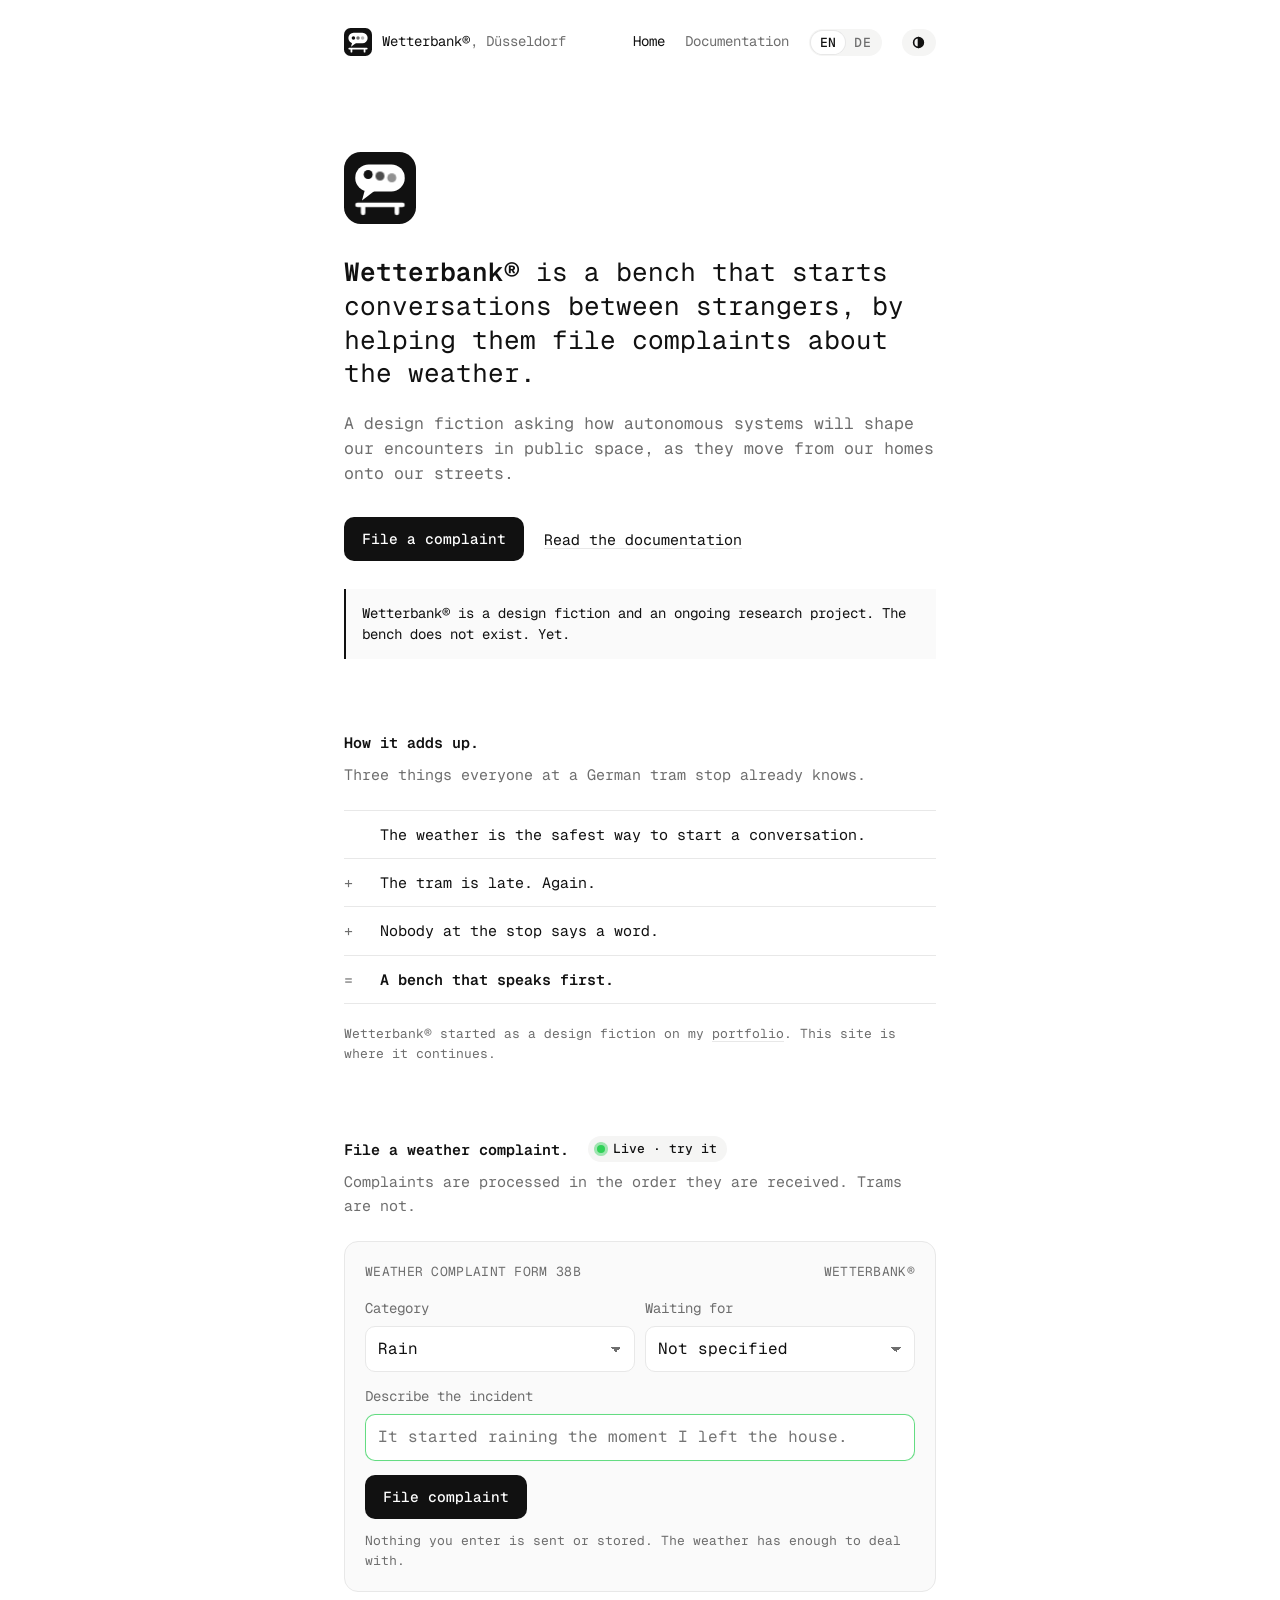
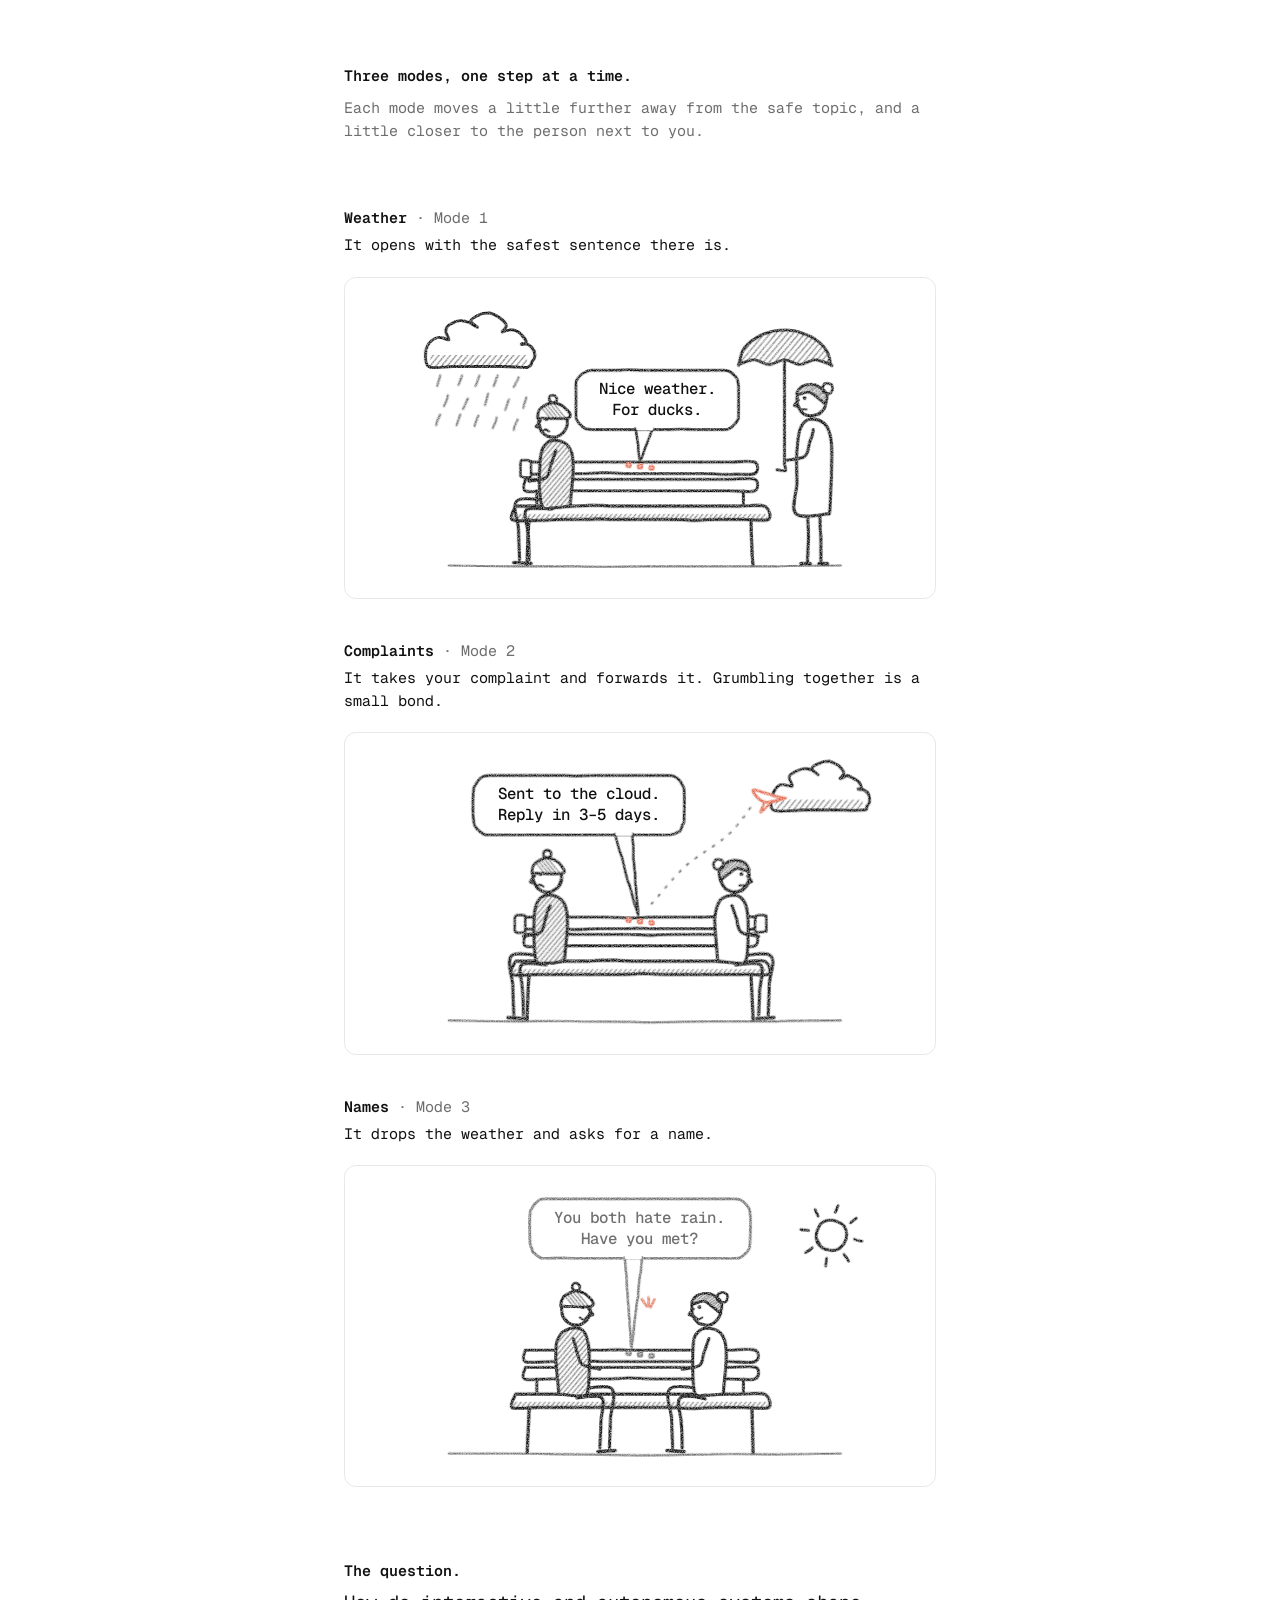
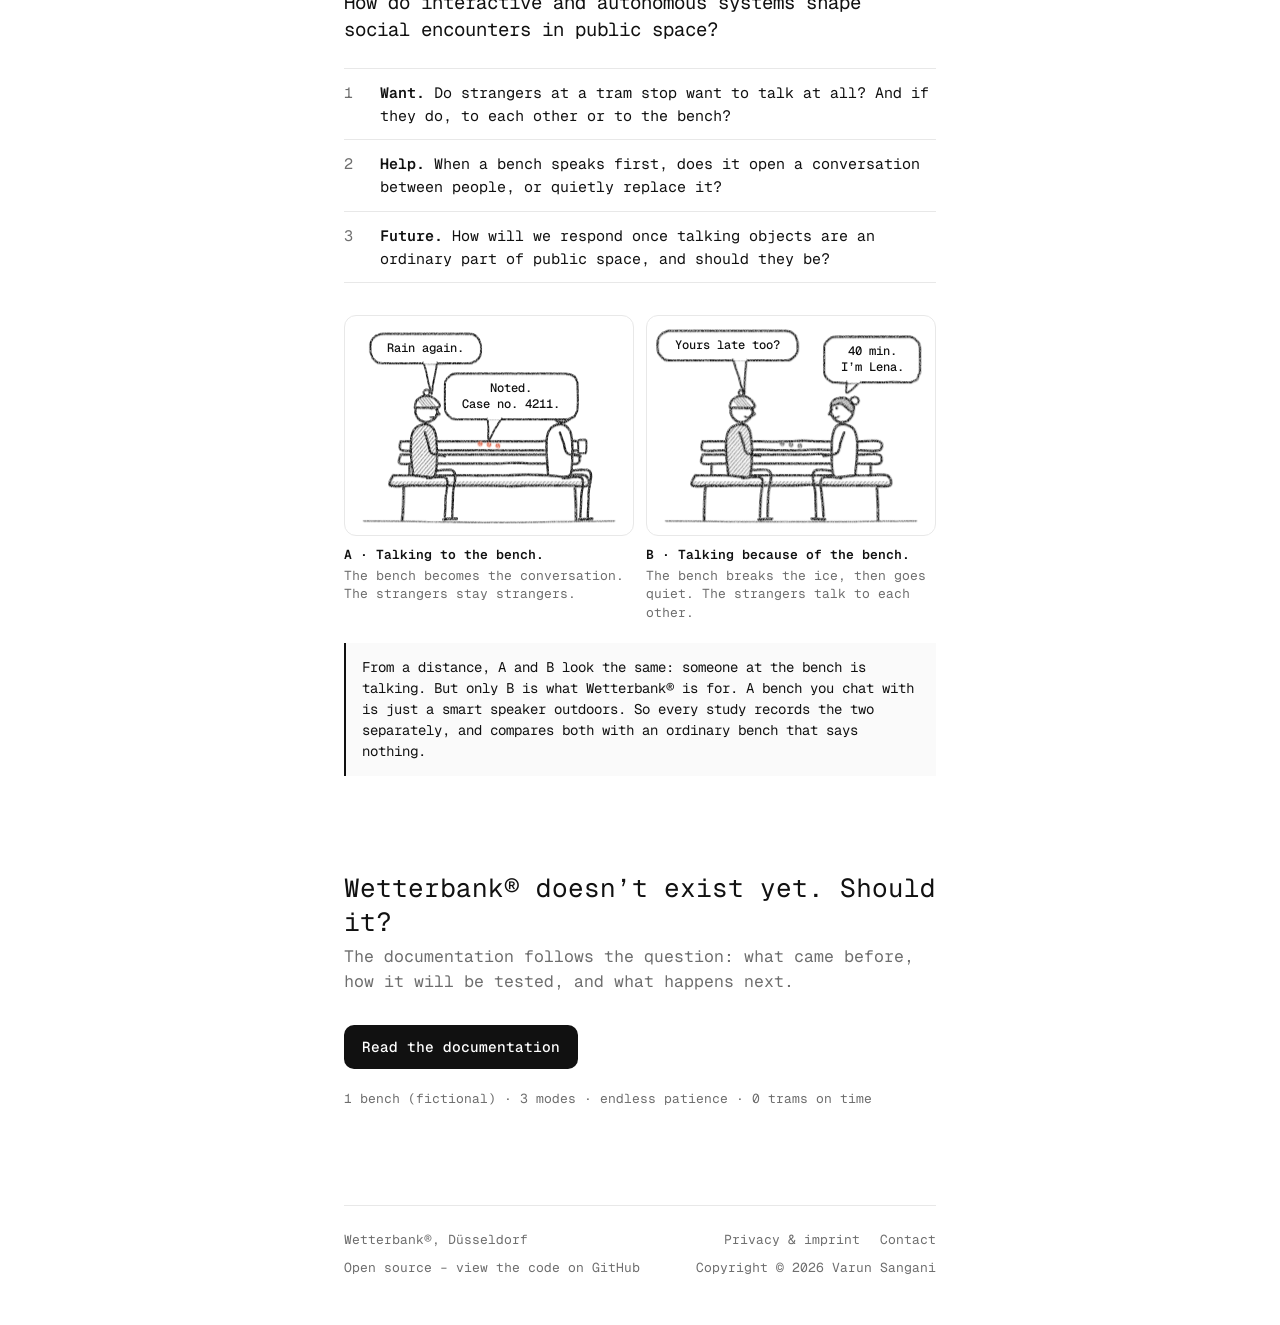
<file: app/index.html>
<!DOCTYPE html><html lang="en"><head><meta charset="utf-8"><meta name="viewport" content="width=device-width, initial-scale=1"><title>Moved · Wetterbank®</title><meta name="robots" content="noindex"><meta http-equiv="refresh" content="0; url=../"><link rel="canonical" href="https://va3uns.github.io/wetterbank/"></head><body style="font-family:-apple-system,system-ui,sans-serif;padding:2rem"><p>This page has moved. <a href="../">Go to Wetterbank®</a>.</p></body></html>
</file>
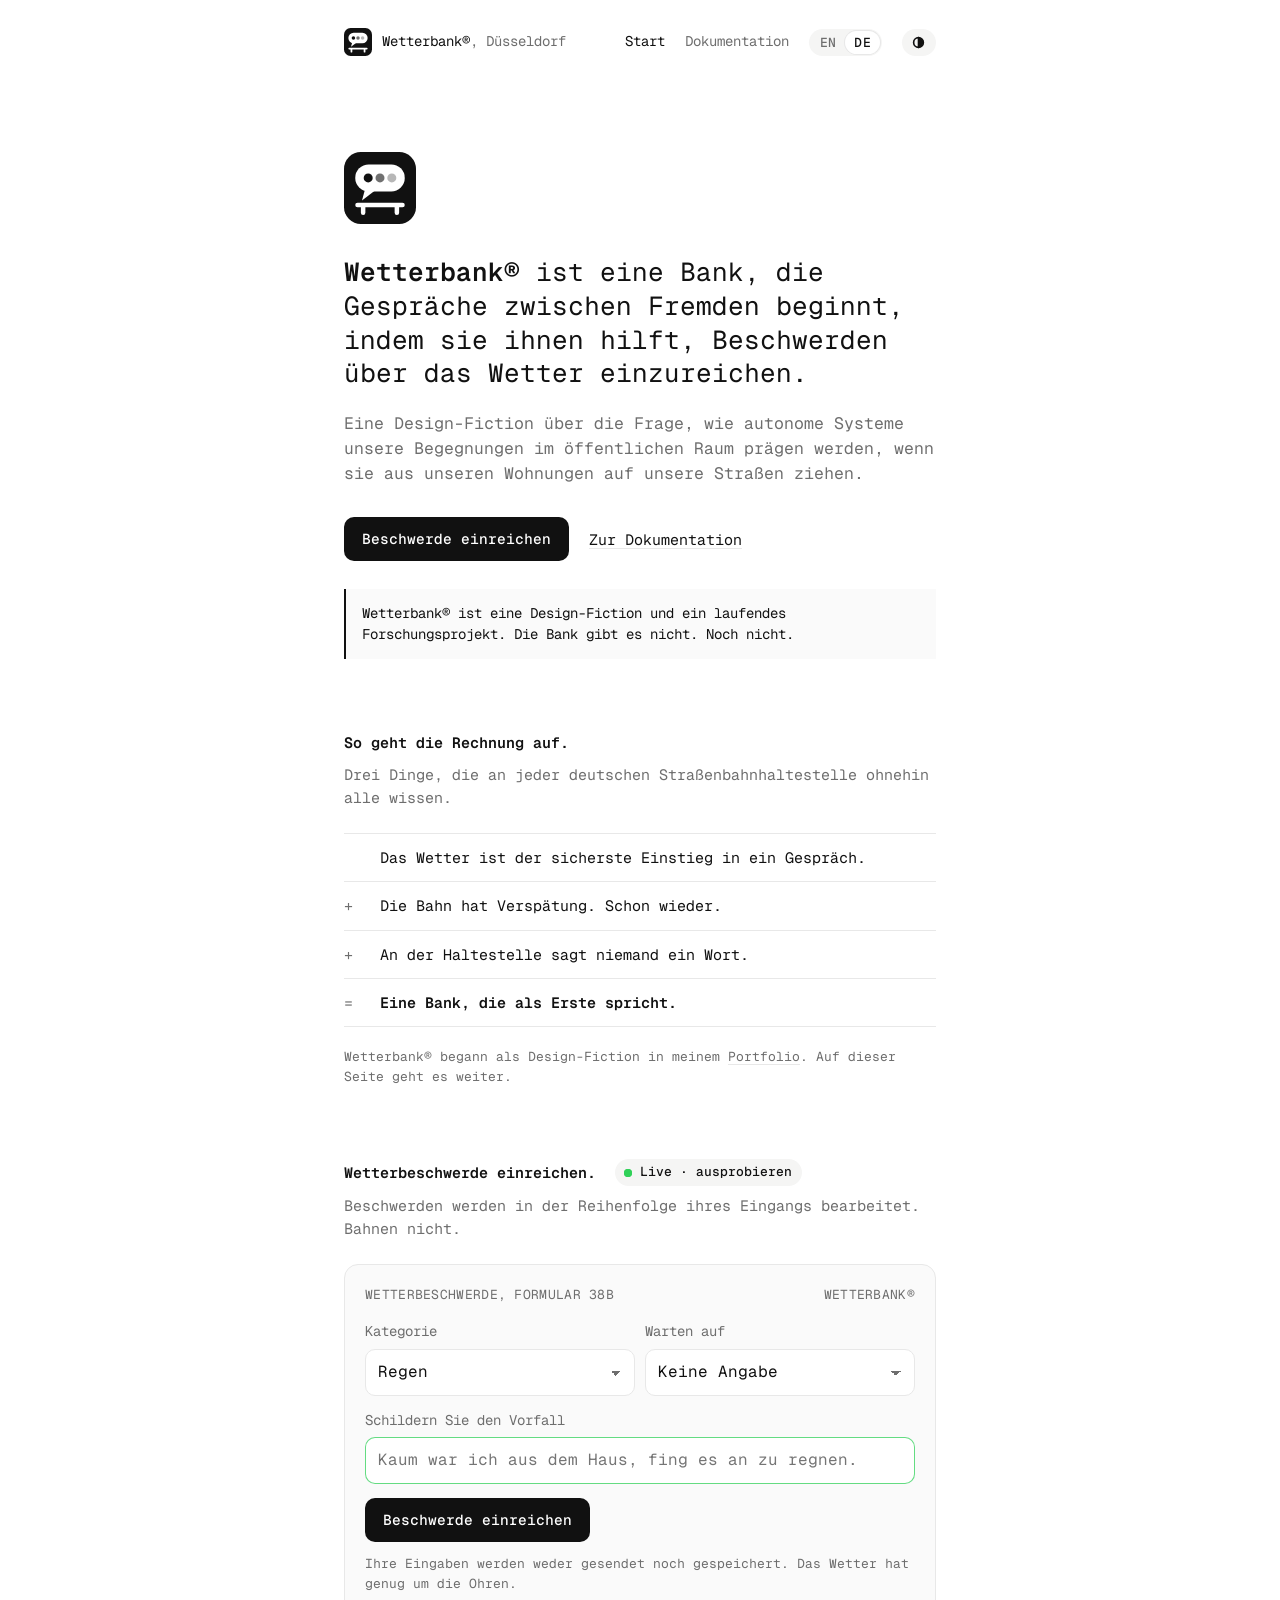
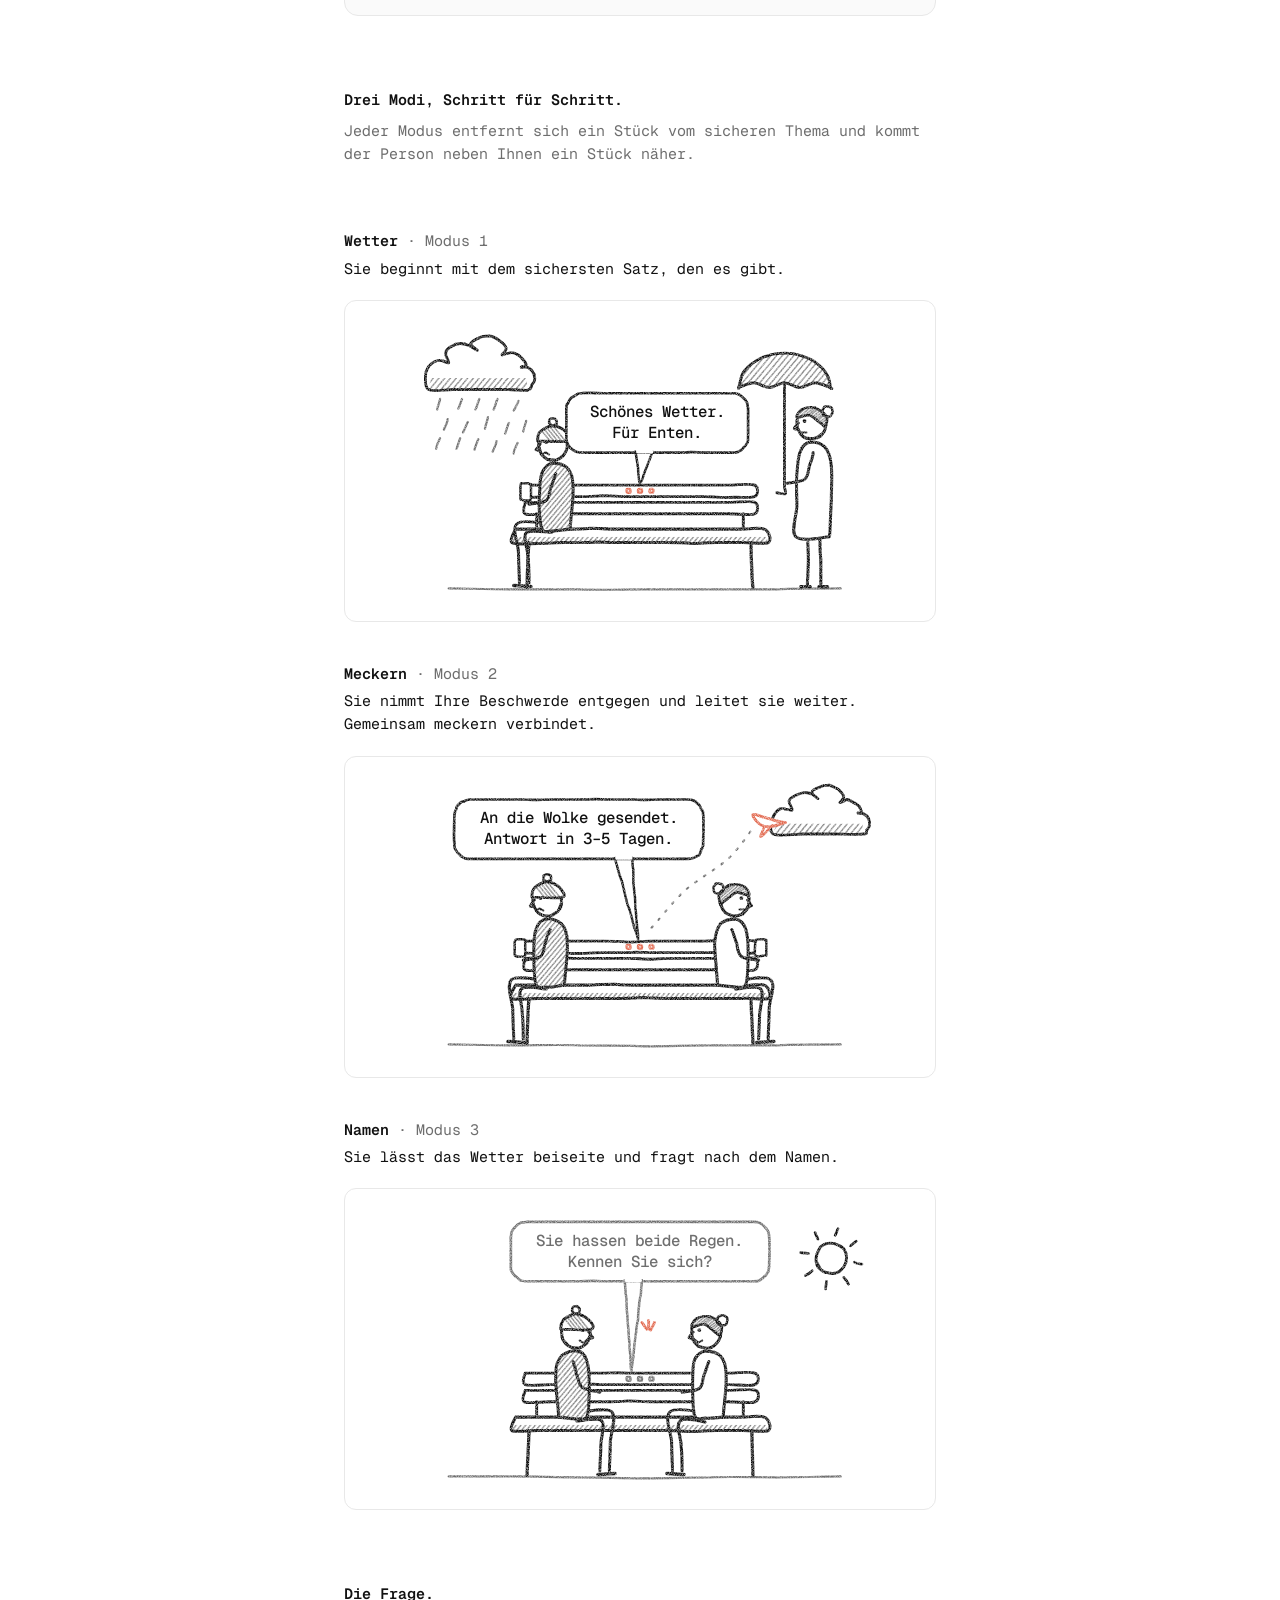
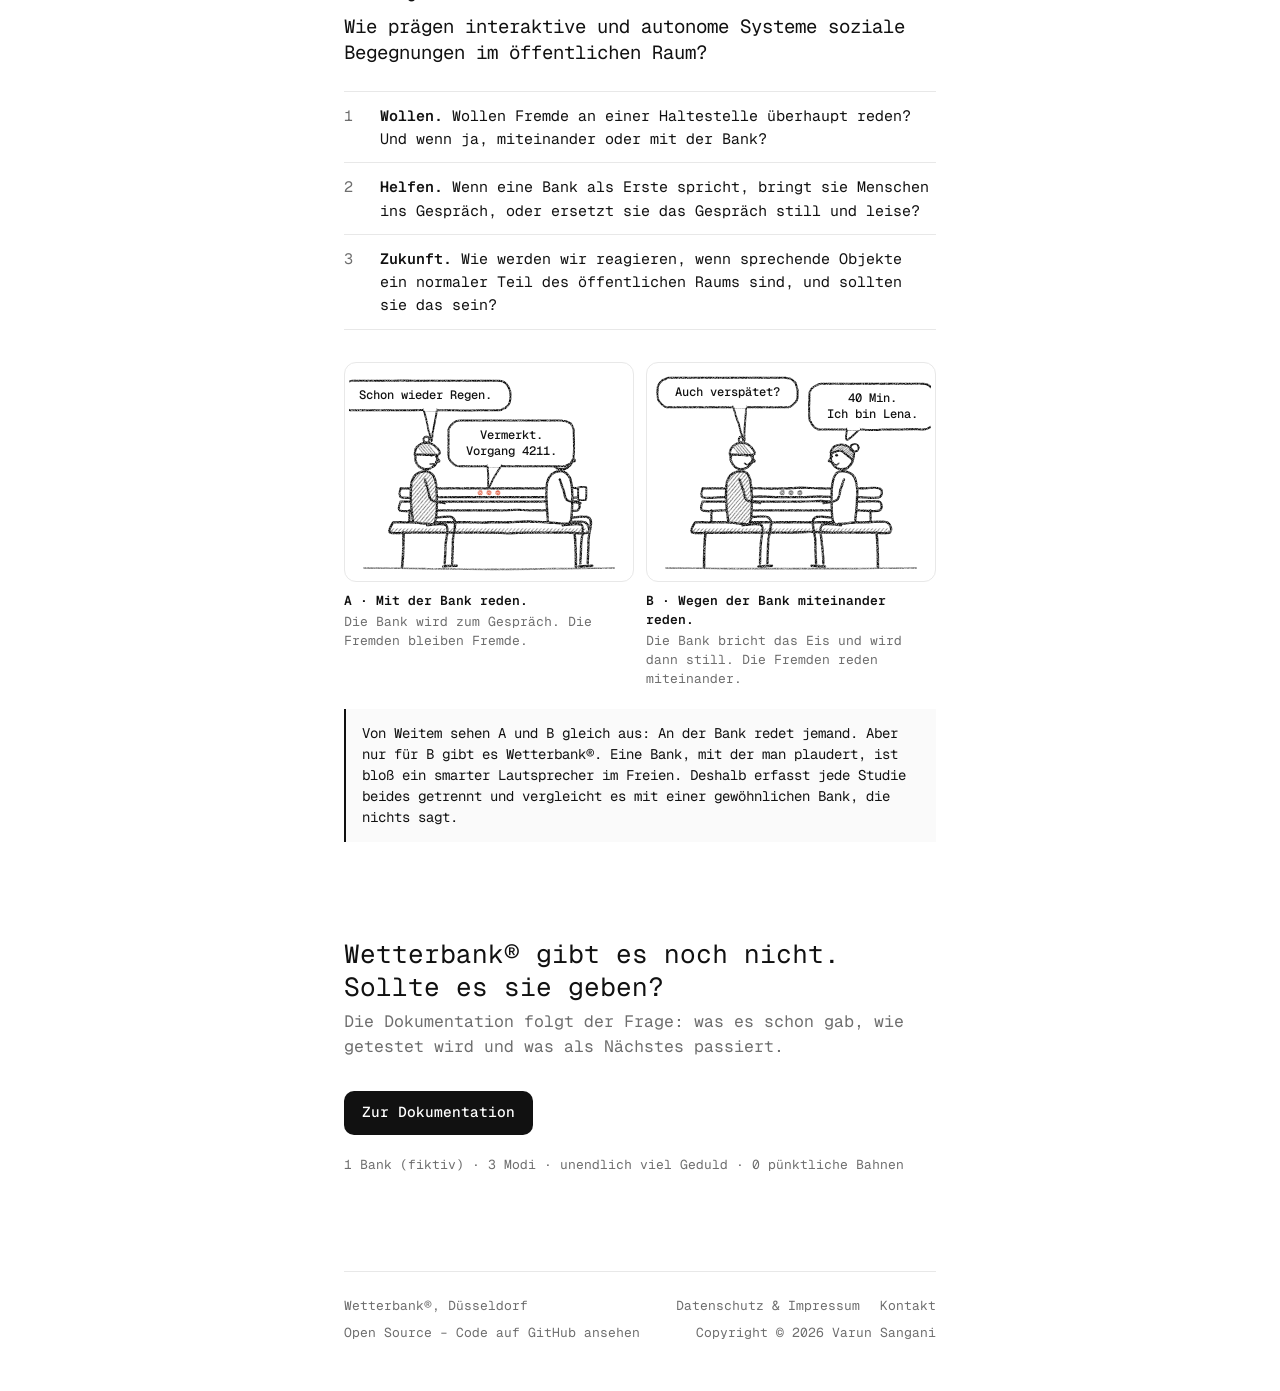
<file: de/index.html>
<!DOCTYPE html>
<html lang="de">
<head>
<meta charset="utf-8">
<link rel="preload" href="../fonts/GeistMono-Variable.woff2" as="font" type="font/woff2" crossorigin>
<script>try{var t=localStorage.getItem("wb-theme");if(/^(spring|summer|autumn|winter)$/.test(t))document.documentElement.setAttribute("data-theme",t)}catch(e){}</script>
<meta name="viewport" content="width=device-width, initial-scale=1.0">
<title>Wetterbank® — eine Bank, die Gespräche zwischen Fremden beginnt</title>
<meta name="description" content="Wetterbank® ist eine Bank, die Gespräche zwischen Fremden beginnt, indem sie ihnen hilft, Beschwerden über das Wetter einzureichen. Eine Design-Fiction über die Frage, wie autonome Systeme unsere Begegnungen im öffentlichen Raum prägen werden.">
<meta name="theme-color" content="#ffffff" media="(prefers-color-scheme: light)">
<meta name="theme-color" content="#111111" media="(prefers-color-scheme: dark)">
<meta property="og:type" content="website">
<meta property="og:site_name" content="Wetterbank®">
<meta property="og:title" content="Wetterbank® — eine Bank, die Gespräche zwischen Fremden beginnt">
<meta property="og:description" content="Indem sie ihnen hilft, Beschwerden über das Wetter einzureichen. Eine Design-Fiction über autonome Systeme im öffentlichen Raum.">
<meta property="og:locale" content="de_DE">
<meta property="og:image" content="https://va3uns.github.io/wetterbank/assets/og.png">
<meta property="og:url" content="https://va3uns.github.io/wetterbank/de/">
<meta name="twitter:card" content="summary_large_image">
<link rel="canonical" href="https://va3uns.github.io/wetterbank/de/">
<link rel="alternate" hreflang="en" href="https://va3uns.github.io/wetterbank/">
<link rel="alternate" hreflang="de" href="https://va3uns.github.io/wetterbank/de/">
<link rel="alternate" hreflang="x-default" href="https://va3uns.github.io/wetterbank/">
<link rel="icon" type="image/svg+xml" href="../assets/icon.svg">
<link rel="apple-touch-icon" href="../assets/icon-180.png">
<link rel="stylesheet" href="../css/site.css">
<style>
.hero{padding:96px 0 0}
.hero .mark{width:72px;height:72px;margin:0 0 32px}
.notice{margin:28px 0 0;padding:14px 16px;border-left:2px solid var(--fg);background:var(--soft);font-size:14px;line-height:1.5}

/* The formula */
.formula{list-style:none;margin:0;padding:0}
.formula li{display:grid;grid-template-columns:28px 1fr;gap:8px;padding:12px 0;border-top:1px solid var(--line)}
.formula li:last-child{border-bottom:1px solid var(--line)}
.formula .op{color:var(--mute);font-variant-numeric:tabular-nums}
.formula li.eq strong{font-weight:600}
.spark{margin:20px 0 0}

/* Complaint form */
.desk{background:var(--soft);border:1px solid var(--line);border-radius:14px;padding:20px}
.live{display:inline-flex;align-items:center;gap:8px;margin-left:10px;padding:3px 10px 3px 9px;border-radius:999px;background:var(--panel);color:var(--fg);font-size:13px;font-weight:500;vertical-align:2px;text-decoration:none}
.live i{position:relative;width:8px;height:8px;border-radius:50%;background:#30d158;flex:none}
.live i::after{content:"";position:absolute;inset:0;border-radius:50%;background:#30d158}
@media (prefers-reduced-motion:no-preference){.live i::after{animation:pulse 1.6s ease-out infinite}}
@keyframes pulse{0%{transform:scale(1);opacity:.7}100%{transform:scale(3);opacity:0}}
.live:hover{background:var(--line)}
.desk{scroll-margin-top:24px;transition:box-shadow .3s}
.desk.called{box-shadow:0 0 0 3px #30d158}
.desk-head{display:flex;justify-content:space-between;gap:12px;font-size:13px;color:var(--mute);letter-spacing:.3px;text-transform:uppercase;margin:0 0 16px}
.field{margin:0 0 14px}
.field label{display:block;font-size:14px;color:var(--mute);margin:0 0 6px}
.pair{display:grid;grid-template-columns:1fr 1fr;gap:10px}
@media (max-width:480px){.pair{grid-template-columns:1fr}}
.desk select,.desk input{width:100%;font:inherit;font-size:max(16px,1rem);color:var(--fg);background:var(--bg);border:1px solid var(--line);border-radius:10px;padding:10px 12px;appearance:none;-webkit-appearance:none}
.desk select{background-image:linear-gradient(45deg,transparent 50%,var(--mute) 50%),linear-gradient(135deg,var(--mute) 50%,transparent 50%);background-position:calc(100% - 18px) 52%,calc(100% - 13px) 52%;background-size:5px 5px;background-repeat:no-repeat;padding-right:36px}
.desk select:focus,.desk input:focus{outline:none;border-color:var(--fg)}
.receipt{margin:16px 0 0;padding:14px 16px;border-radius:12px;background:var(--bg);border:1px solid var(--line)}
.receipt dl{display:grid;grid-template-columns:auto 1fr;gap:2px 14px;margin:0 0 10px;font-size:13px;color:var(--mute);font-variant-numeric:tabular-nums}
.receipt dt{margin:0}.receipt dd{margin:0;color:var(--fg)}
.receipt p{margin:0}
.desk .small{margin:12px 0 0}
/* The writing field glows while it waits for someone */
.desk #what{transition:border-color .2s,box-shadow .2s}
.desk.idle #what{border-color:rgba(48,209,88,.75)}
@media (prefers-reduced-motion:no-preference){.desk.idle #what{animation:glow 2.6s ease-in-out infinite}}
@media (prefers-reduced-motion:reduce){.desk.idle #what{box-shadow:0 0 0 3px rgba(48,209,88,.22)}}
@keyframes glow{0%,100%{box-shadow:0 0 0 0 rgba(48,209,88,0)}50%{box-shadow:0 0 0 6px rgba(48,209,88,.2)}}
.send{display:flex;flex-wrap:wrap;align-items:center;gap:8px 14px}
.hint{font-size:13px;margin:0}
.count{margin-left:auto;font-size:13px;color:var(--mute);font-variant-numeric:tabular-nums}
.desk .btn[disabled]{opacity:.6;cursor:progress}
.clear{display:flex;align-items:center;gap:12px;margin:12px 0 0;font-size:13px;color:var(--mute)}
.clear .bar{flex:1;min-width:40px;height:2px;background:var(--line);border-radius:2px;overflow:hidden}
.clear .bar span{display:block;height:100%;background:var(--mute);transform-origin:left center}
.clear button{white-space:nowrap;font:inherit;font-size:13px;color:var(--fg);background:none;border:0;padding:6px 0;cursor:pointer;text-decoration:underline;text-decoration-color:var(--line);text-underline-offset:3px}
.clear>span:first-child{white-space:nowrap}
@media (prefers-reduced-motion:reduce){.clear .bar{display:none}}

/* Modes */
.mode{padding:40px 0 0}
.mode h3 span{font-weight:400;color:var(--mute)}
.mode p{margin:0 0 20px}

/* Question */
.rq{font-size:19px;line-height:1.4;letter-spacing:0;margin:0 0 24px}
.subq{counter-reset:q}
.subq li{display:grid;grid-template-columns:28px 1fr;gap:8px}
.subq li::before{counter-increment:q;content:counter(q);color:var(--mute);font-variant-numeric:tabular-nums}
.two{margin:32px 0 0}

/* Closing */
.closing{padding:96px 0 0}
.closing h2{font-size:26px;font-weight:400;letter-spacing:0;line-height:1.3;margin:0 0 4px}
.stats{margin:20px 0 0;font-size:13px;color:var(--mute);font-variant-numeric:tabular-nums}
@media (max-width:520px){.hero{padding-top:64px}.closing h2{font-size:22px}.rq{font-size:18px}}
</style>
<link rel="stylesheet" href="../css/themes.css">
</head>
<body>
<div class="page">

<header class="top">
  <a class="by" href="index.html"><svg class="logo" viewBox="0 0 64 64" aria-hidden="true"><rect width="64" height="64" rx="15"/><rect class="mk" x="10" y="11" width="44" height="24" rx="12"/><path class="mk" d="M19 32 16 43 29 33Z"/><g class="dt"><circle cx="21.5" cy="23" r="4"/><circle cx="32" cy="23" r="4"/><circle cx="42.5" cy="23" r="4"/></g><path class="ln" d="M12 47H52M17 47v7M47 47v7"/></svg><span>Wetterbank®<span class="where">, Düsseldorf</span></span></a>
  <nav aria-label="Seiten"><a href="index.html" aria-current="page">Start</a><a href="documentation.html">Dokumentation</a><span class="lang" role="group" aria-label="Sprache"><a href="../" hreflang="en" lang="en" aria-label="English">EN</a><a href="index.html" hreflang="de" lang="de" aria-label="Deutsch" aria-current="true">DE</a></span><label class="theme"><svg viewBox="0 0 16 16" aria-hidden="true"><circle cx="8" cy="8" r="3"/><path d="M8 1.5v1.5M8 13v1.5M1.5 8H3M13 8h1.5M3.4 3.4l1 1M11.6 11.6l1 1M3.4 12.6l1-1M11.6 4.4l1-1"/></svg><span class="vh">Farbschema</span><select data-theme-picker aria-label="Farbschema" title="Farbschema"><option value="system">System</option><option value="spring">Frühling</option><option value="summer">Sommer</option><option value="autumn">Herbst</option><option value="winter">Winter</option></select></label></nav>
</header>

<main>
  <div class="hero">
    <svg class="logo mark" viewBox="0 0 64 64" role="img" aria-label="Wetterbank®-Logo: eine Sprechblase mit Tipp-Punkten über einer Bank"><rect width="64" height="64" rx="15"/><rect class="mk" x="10" y="11" width="44" height="24" rx="12"/><path class="mk" d="M19 32 16 43 29 33Z"/><g class="dt typing"><circle cx="21.5" cy="23" r="4"/><circle cx="32" cy="23" r="4"/><circle cx="42.5" cy="23" r="4"/></g><path class="ln" d="M12 47H52M17 47v7M47 47v7"/></svg>
    <h1><strong>Wetterbank®</strong> ist eine Bank, die Gespräche zwischen Fremden beginnt, indem sie ihnen hilft, Beschwerden über das Wetter einzureichen.</h1>
    <p class="lede">Eine Design-Fiction über die Frage, wie autonome Systeme unsere Begegnungen im öffentlichen Raum prägen werden, wenn sie aus unseren Wohnungen auf unsere Straßen ziehen.</p>
    <div class="actions">
      <a class="btn" href="#desk" data-to-desk>Beschwerde einreichen</a>
      <a href="documentation.html">Zur Dokumentation</a>
    </div>
    <p class="notice">Wetterbank® ist eine Design-Fiction und ein laufendes Forschungsprojekt. Die Bank gibt es nicht. Noch nicht.</p>
  </div>

  <section id="idea" aria-labelledby="idea-h">
    <h2 id="idea-h">So geht die Rechnung auf.</h2>
    <p class="sub">Drei Dinge, die an jeder deutschen Straßenbahnhaltestelle ohnehin alle wissen.</p>
    <ol class="formula">
      <li><span class="op"></span><span>Das Wetter ist der sicherste Einstieg in ein Gespräch.</span></li>
      <li><span class="op">+</span><span>Die Bahn hat Verspätung. Schon wieder.</span></li>
      <li><span class="op">+</span><span>An der Haltestelle sagt niemand ein Wort.</span></li>
      <li class="eq"><span class="op">=</span><span><strong>Eine Bank, die als Erste spricht.</strong></span></li>
    </ol>
    <p class="spark small">Wetterbank® begann als Design-Fiction in meinem <a href="https://va3uns.github.io/rnd/#wetterbank">Portfolio</a>. Auf dieser Seite geht es weiter.</p>
  </section>

  <section id="file" aria-labelledby="file-h">
    <h2 id="file-h">Wetterbeschwerde einreichen. <a class="live" href="#desk" data-to-desk aria-label="Live und interaktiv: zum Beschwerdeformular"><i aria-hidden="true"></i>Live · ausprobieren</a></h2>
    <p class="sub">Beschwerden werden in der Reihenfolge ihres Eingangs bearbeitet. Bahnen nicht.</p>
    <form class="desk idle" id="desk" autocomplete="off" novalidate>
      <div class="desk-head"><span>Wetterbeschwerde, Formular 38b</span><span>Wetterbank®</span></div>
      <div class="pair">
        <div class="field">
          <label for="cat">Kategorie</label>
          <select id="cat">
            <option>Regen</option><option>Wind</option><option>Kälte</option><option>Gefühlt kälter als gemessen</option><option>Zu heiß</option><option>Grau, allgemein</option><option>Sonstiges</option>
          </select>
        </div>
        <div class="field">
          <label for="line">Warten auf</label>
          <select id="line">
            <option>Keine Angabe</option><option>U79</option><option>701</option><option>704</option><option>706</option><option>707</option><option>708</option><option>709</option><option>Eine Bahn, die nie kam</option>
          </select>
        </div>
      </div>
      <div class="field">
        <label for="what">Schildern Sie den Vorfall</label>
        <input id="what" type="text" maxlength="200" placeholder="Kaum war ich aus dem Haus, fing es an zu regnen." enterkeyhint="send">
      </div>
      <div class="send">
        <button class="btn" type="submit" id="send">Beschwerde einreichen</button>
        <p class="hint" id="hint" role="status" aria-live="polite"></p>
        <span class="count" id="count" aria-hidden="true"></span>
      </div>
      <div class="receipt" id="receipt" hidden aria-live="polite"></div>
      <p class="small">Ihre Eingaben werden weder gesendet noch gespeichert. Das Wetter hat genug um die Ohren.</p>
    </form>
  </section>

  <section id="modes" aria-labelledby="modes-h">
    <h2 id="modes-h">Drei Modi, Schritt für Schritt.</h2>
    <p class="sub">Jeder Modus entfernt sich ein Stück vom sicheren Thema und kommt der Person neben Ihnen ein Stück näher.</p>

    <div class="mode">
      <h3>Wetter <span>· Modus 1</span></h3>
      <p>Sie beginnt mit dem sichersten Satz, den es gibt.</p>
      <figure>
        <div class="card"><svg class="pn tk" viewBox="0 0 600 320" role="img" aria-label="Regen an einer Haltestelle. Eine Person sitzt auf der Bank, eine andere steht abseits unter einem Schirm. Die Bank sagt: Schönes Wetter. Für Enten."><defs><filter id="gr-de1" x="-2%" y="-2%" width="104%" height="104%"><feTurbulence type="fractalNoise" baseFrequency="1.1" numOctaves="1" seed="7" result="t"/><feColorMatrix in="t" type="matrix" values="0 0 0 0 0  0 0 0 0 0  0 0 0 0 0  0 0 0 -1.5 1.55" result="m"/><feComposite in="SourceGraphic" in2="m" operator="in" result="c"/><feDisplacementMap in="c" in2="t" scale="1.1" xChannelSelector="R" yChannelSelector="G"/></filter></defs><g filter="url(#gr-de1)"><path class="pg" d="M100 290C111 290 146 291 168 291C191 291 214 291 237 291C259 292 282 291 305 291C328 291 351 291 373 291C396 291 419 291 442 291C464 290 498 290 510 290" stroke-width="2.2"/><path class="pp" d="M76 65C77 64 78 60 79 58C81 57 83 55 85 54C87 53 90 52 93 52C95 52 99 56 100 54C101 53 96 47 97 44C97 41 101 39 103 37C106 35 109 34 112 34C115 34 119 35 121 36C124 37 129 42 129 41C130 41 123 36 123 34C124 32 129 29 132 28C135 26 139 26 143 26C146 27 150 28 153 30C156 32 160 36 160 39C160 41 155 44 155 45C156 46 161 43 163 43C166 43 169 43 171 44C174 46 176 48 177 50C179 52 181 56 181 57C181 58 176 58 176 58C176 58 181 58 183 59C185 60 187 62 188 64C189 66 190 69 190 71C190 73 188 76 187 78C186 79 192 81 182 82C172 83 147 82 130 82C113 82 87 85 78 82C69 79 76 68 76 65"/><clipPath id="h11-6"><path d="M82 70L182 70L182 82L78 82Z"/></clipPath><g clip-path="url(#h11-6)"><path class="ph" d="M68 82L78 70M74 82L84 70M80 82L90 70M86 82L96 70M92 82L102 70M98 82L108 70M104 82L114 70M110 82L120 70M116 82L126 70M122 82L132 70M128 82L138 70M134 82L144 70M140 82L150 70M146 82L156 70M152 82L162 70M158 82L168 70M164 82L174 70M170 82L180 70M176 82L186 70M182 82L192 70" stroke-width="1.6"/></g><path class="pk" d="M76 65C76 64 78 60 79 58C81 56 83 54 85 53C87 52 90 51 93 52C95 52 99 55 100 54C101 53 96 47 97 44C97 41 101 38 103 37C106 35 109 34 112 34C115 34 119 35 121 36C124 37 129 41 130 41C130 41 123 36 123 34C124 32 129 29 132 28C135 26 139 26 143 26C146 27 150 28 153 31C156 33 160 36 160 39C161 42 155 45 156 46C156 46 161 44 163 44C166 43 169 44 171 45C174 46 175 48 177 50C179 52 181 55 181 57C180 58 175 58 176 59C176 59 181 58 183 59C185 60 187 62 188 64C190 66 190 69 190 71C190 73 188 76 187 77C186 79 187 82 182 83C177 83 165 82 156 82C147 82 139 82 130 82C121 82 113 82 104 82C95 82 83 85 79 82C74 79 76 68 76 65" stroke-width="3"/><g class="rain"><path class="pg" d="M91 92C91 94 88 101 88 103" stroke-width="2.4"/><path class="pg" d="M114 92C113 94 111 101 110 102" stroke-width="2.4"/><path class="pg" d="M132 92C131 94 129 102 128 103" stroke-width="2.4"/><path class="pg" d="M151 92C150 94 148 101 147 103" stroke-width="2.4"/><path class="pg" d="M173 94C172 96 169 103 168 104" stroke-width="2.4"/><path class="pg" d="M99 113C99 115 96 122 95 124" stroke-width="2.4"/><path class="pg" d="M120 116C119 118 116 125 115 127" stroke-width="2.4"/><path class="pg" d="M141 111C141 113 138 121 138 123" stroke-width="2.4"/><path class="pg" d="M163 117C162 118 160 126 159 128" stroke-width="2.4"/><path class="pg" d="M181 115C181 116 178 124 178 126" stroke-width="2.4"/><path class="pg" d="M91 133C90 135 87 142 87 144" stroke-width="2.4"/><path class="pg" d="M112 133C111 135 109 143 108 144" stroke-width="2.4"/><path class="pg" d="M131 134C130 136 127 144 127 145" stroke-width="2.4"/><path class="pg" d="M150 136C150 138 147 145 146 147" stroke-width="2.4"/><path class="pg" d="M172 138C171 140 168 147 168 149" stroke-width="2.4"/></g><path class="pk" d="M180 182C184 182 198 182 207 182C216 182 224 182 233 182C242 182 251 182 260 182C269 182 278 182 287 182C296 182 304 182 313 182C322 182 331 182 340 182C349 182 358 182 367 182C376 182 385 182 393 182C402 182 415 180 420 182C424 184 424 192 420 194C416 196 402 194 393 195C384 195 376 194 367 194C358 194 349 194 340 194C331 194 322 194 313 194C304 194 296 194 287 194C278 194 269 193 260 193C251 194 242 194 233 194C224 194 216 194 207 194C198 194 184 196 180 194C175 192 180 184 180 182" stroke-width="3"/><path class="pk" d="M180 200C184 200 198 200 207 200C216 200 224 200 233 200C242 200 251 200 260 200C269 200 278 200 287 200C296 200 304 200 313 200C322 200 331 200 340 200C349 200 358 200 367 200C376 200 384 200 393 200C402 200 416 198 420 200C424 202 424 210 420 212C416 214 402 212 393 212C384 212 376 212 367 212C358 212 349 212 340 212C331 212 322 212 313 212C304 212 296 212 287 212C278 212 269 212 260 212C251 212 242 212 233 212C224 212 215 212 207 212C198 212 185 214 180 212C176 210 180 202 180 200" stroke-width="3"/><path class="pk" d="M192 212C192 215 192 225 192 228" stroke-width="3"/><path class="pk" d="M408 212C408 215 408 225 408 228" stroke-width="3"/><path class="pp" d="M170 228C177 228 199 228 213 228C228 228 242 228 257 228C271 228 286 228 300 228C314 228 329 228 343 228C358 228 372 228 387 228C401 228 422 226 430 228C438 230 441 240 434 242C427 244 404 242 389 242C374 242 360 242 345 242C330 242 315 242 300 242C285 242 270 242 255 242C240 242 226 242 211 242C196 242 173 244 166 242C159 240 169 230 170 228"/><clipPath id="h11-28"><path d="M168 236L432 236L434 242L166 242Z"/></clipPath><g clip-path="url(#h11-28)"><path class="ph" d="M161 242L166 236M166 242L171 236M171 242L176 236M176 242L181 236M181 242L186 236M186 242L191 236M191 242L196 236M196 242L201 236M201 242L206 236M206 242L211 236M211 242L216 236M216 242L221 236M221 242L226 236M226 242L231 236M231 242L236 236M236 242L241 236M241 242L246 236M246 242L251 236M251 242L256 236M256 242L261 236M261 242L266 236M266 242L271 236M271 242L276 236M276 242L281 236M281 242L286 236M286 242L291 236M291 242L296 236M296 242L301 236M301 242L306 236M306 242L311 236M311 242L316 236M316 242L321 236M321 242L326 236M326 242L331 236M331 242L336 236M336 242L341 236M341 242L346 236M346 242L351 236M351 242L356 236M356 242L361 236M361 242L366 236M366 242L371 236M371 242L376 236M376 242L381 236M381 242L386 236M386 242L391 236M391 242L396 236M396 242L401 236M401 242L406 236M406 242L411 236M411 242L416 236M416 242L421 236M421 242L426 236M426 242L431 236M431 242L436 236" stroke-width="1.6"/></g><path class="pk" d="M170 228C174 228 187 228 196 228C205 228 213 228 222 228C231 228 239 228 248 227C257 227 265 228 274 228C283 228 291 228 300 228C309 228 317 228 326 228C335 228 343 228 352 228C361 228 369 228 378 228C387 228 395 228 404 228C413 228 425 226 430 228C435 230 438 240 434 242C430 244 416 242 407 242C398 242 389 242 380 242C371 242 363 243 354 243C345 242 336 242 327 242C318 242 309 242 300 242C291 242 282 242 273 242C264 242 255 241 246 242C237 242 229 242 220 242C211 242 202 243 193 243C184 243 170 245 166 242C163 240 169 230 170 228" stroke-width="3.2"/><path class="pk" d="M184 242C183 250 182 281 182 289" stroke-width="3.4"/><path class="pk" d="M416 242C416 250 417 281 418 289" stroke-width="3.4"/><g class="vd v0"><path class="pc dotc" d="M289 190C289 190 288 190 288 190C288 190 287 190 287 190C286 189 286 189 286 189C286 188 286 188 286 187C286 187 286 186 287 186C287 186 288 186 288 186C288 186 289 186 289 186C290 187 290 187 290 187C290 188 290 188 290 189C290 189 290 190 289 190C289 190 288 190 288 190C288 190 287 190 287 190" stroke-width="2.6"/></g><g class="vd v1"><path class="pc dotc" d="M302 189C302 189 302 189 301 190C301 190 301 190 300 190C300 190 299 190 299 190C298 190 298 189 298 189C298 188 298 188 298 187C298 187 298 187 299 186C299 186 299 186 300 186C300 186 301 186 301 186C302 186 302 187 302 187C302 188 302 188 302 189C302 189 302 189 301 190C301 190 300 190 300 190" stroke-width="2.6"/></g><g class="vd v2"><path class="pc dotc" d="M312 190C312 190 311 190 311 190C311 190 310 189 310 189C310 189 310 188 310 188C310 187 310 187 311 186C311 186 311 186 312 186C312 186 313 186 313 186C313 186 314 187 314 187C314 187 314 188 314 188C314 189 314 189 313 190C313 190 313 190 312 190C312 190 311 190 311 190C311 190 310 189 310 189" stroke-width="2.6"/></g><path class="pk" d="M212 224C205 223 178 217 172 222C165 227 173 243 173 253C173 263 174 279 174 284" stroke-width="3.2"/><path class="pk" d="M208 231C204 232 186 228 181 232C177 236 183 249 183 258C184 267 184 280 184 284" stroke-width="3.2"/><path class="pk" d="M186 288C183 288 171 287 168 287" stroke-width="3.6"/><path class="pp" d="M227 228C228 221 231 195 230 184C230 173 228 168 224 164C220 160 213 159 208 159C204 160 200 163 198 168C196 173 195 182 195 192C195 202 195 220 197 226C199 232 203 230 208 230C213 230 224 228 227 228"/><clipPath id="h11-39"><path d="M227 228L230 184L224 164L208 159L198 168L195 192L197 226L208 230Z"/></clipPath><g clip-path="url(#h11-39)"><path class="ph" d="M135 230L195 159M140 230L200 159M145 230L205 159M150 230L210 159M155 230L215 159M160 230L220 159M165 230L225 159M170 230L230 159M175 230L235 159M180 230L240 159M185 230L245 159M190 230L250 159M195 230L255 159M200 230L260 159M205 230L265 159M210 230L270 159M215 230L275 159M220 230L280 159M225 230L285 159" stroke-width="1.6"/></g><path class="pk" d="M227 228C227 221 231 194 230 184C230 173 228 168 224 164C220 160 213 159 208 159C204 160 201 163 198 168C196 173 195 182 195 192C194 202 195 220 197 226C199 233 203 230 208 230C213 230 224 228 227 228" stroke-width="3.2"/><path class="pp" d="M196 148C196 146 194 141 194 138C194 135 196 131 198 129C200 127 203 125 206 124C209 124 213 124 215 125C218 127 221 130 222 132C224 135 224 139 224 142C224 145 222 149 220 151C218 153 215 155 212 156C209 156 205 156 203 155C200 153 197 150 196 148C194 145 194 141 194 138C194 135 197 131 198 129"/><path class="pk" d="M220 151C219 152 215 155 212 156C209 156 205 156 203 155C200 153 197 151 196 148C195 145 194 141 194 138C194 135 196 131 198 129C200 127 203 125 206 124C209 124 213 124 215 125C218 127 221 129 222 132C224 135 224 139 224 142C224 145 222 148 220 151C218 153 215 155 212 156C209 156 204 155 203 155" stroke-width="3.2"/><path class="pk" d="M196 139C195 140 191 144 191 145C191 146 195 146 196 146" stroke-width="2.4"/><circle class="eye" cx="202" cy="137" r="2"/><path class="pk" d="M205 150C204 150 203 148 201 148C200 148 198 150 197 150" stroke-width="2.2"/><path class="pp" d="M193 136C194 134 193 129 196 126C199 123 205 120 209 120C213 120 219 123 222 126C225 129 230 134 225 136C220 138 199 136 193 136"/><clipPath id="h11-46"><path d="M193 136L196 126L209 120L222 126L225 136Z"/></clipPath><g clip-path="url(#h11-46)"><path class="ph" d="M206 136L193 120M210 136L197 120M214 136L201 120M218 136L205 120M222 136L209 120" stroke-width="1.6"/></g><path class="pk" d="M193 136C193 134 193 128 196 126C199 123 205 120 209 120C213 120 220 123 222 126C225 128 230 134 225 136C220 137 198 136 193 136" stroke-width="3"/><path class="pk" d="M207 119C207 119 206 118 205 117C205 117 205 116 205 115C205 114 206 113 206 113C207 112 208 112 209 112C210 112 211 112 211 113C212 113 212 114 213 115C213 115 213 116 213 117C213 118 212 119 211 119C211 120 210 120 209 120C208 120 207 120 207 119C206 119 206 118 205 117C205 117 205 115 205 115" stroke-width="2.6"/><path class="pk" d="M212 170C211 172 209 179 207 184C205 189 206 195 202 198C198 201 187 201 184 202" stroke-width="3.2"/><path class="pp" d="M183 180C184 180 185 180 185 181C186 181 186 180 186 182C186 185 186 193 186 196C186 198 186 197 185 197C185 198 185 198 184 198C182 198 179 198 178 198C176 198 176 198 176 197C175 197 175 198 175 196C175 193 175 185 175 182C175 180 175 181 176 181C176 180 176 180 178 180C179 180 182 180 183 180"/><path class="pk" d="M183 180C184 181 184 181 185 181C185 181 186 180 186 182C186 185 186 193 186 195C186 198 186 197 185 198C185 198 185 198 184 198C182 198 179 198 178 198C176 197 176 197 176 197C176 197 175 198 175 196C175 193 175 185 175 183C176 180 175 181 176 180C176 180 176 180 178 180C179 180 182 180 183 180" stroke-width="2.6"/><path class="pk" d="M488 234C488 238 488 251 489 260C489 269 489 282 489 286" stroke-width="3.2"/><path class="pk" d="M475 234C475 238 476 251 476 260C476 269 475 281 475 286" stroke-width="3.2"/><path class="pk" d="M496 288C495 288 489 288 487 288" stroke-width="3.4"/><path class="pk" d="M478 288C476 288 470 288 468 288" stroke-width="3.4"/><path class="pp" d="M498 236C498 224 501 178 500 162C499 146 497 146 493 142C489 138 482 136 478 137C474 138 471 141 468 146C466 152 465 155 464 170C463 185 457 225 463 236C469 247 492 236 498 236"/><path class="pk" d="M498 236C499 230 499 211 500 199C500 187 501 171 500 162C499 152 497 146 493 142C489 138 482 137 478 137C474 138 470 140 468 146C465 151 465 160 464 170C463 180 464 192 464 203C464 214 457 231 463 236C469 242 492 236 498 236" stroke-width="3.2"/><path class="pp" d="M475 103C476 103 481 102 484 103C487 104 490 106 491 109C493 111 494 115 494 118C494 121 493 125 491 128C489 130 486 132 483 133C481 134 477 134 474 133C471 132 468 130 467 127C465 125 464 121 464 118C464 115 465 111 467 108C469 106 472 104 474 103C477 102 481 102 484 103C487 104 490 108 491 109"/><path class="pk" d="M491 128C490 129 486 132 483 133C480 134 477 134 474 133C471 132 468 129 467 127C465 124 464 120 464 117C464 114 465 110 467 108C469 105 472 103 475 102C478 102 481 102 484 103C487 104 490 107 491 109C493 112 494 116 494 119C494 122 493 126 491 128C489 131 486 133 483 133C480 134 475 133 474 133" stroke-width="3.2"/><path class="pk" d="M466 117C465 118 461 121 461 123C461 124 465 124 466 124" stroke-width="2.4"/><circle class="eye" cx="472" cy="115" r="2"/><path class="pk" d="M474 127C473 127 469 127 468 127" stroke-width="2.2"/><path class="pp" d="M494 122C494 120 497 114 495 110C493 107 487 102 483 101C479 100 472 101 469 103C466 105 463 111 464 112C465 113 473 108 477 109C481 110 484 114 487 116C490 118 493 121 494 122"/><clipPath id="h11-63"><path d="M494 122L495 110L483 101L469 103L464 112L477 109L487 116Z"/></clipPath><g clip-path="url(#h11-63)"><path class="ph" d="M439 122L464 101M442 122L468 101M446 122L471 101M449 122L474 101M453 122L478 101M456 122L482 101M460 122L485 101M463 122L488 101M467 122L492 101M470 122L496 101M474 122L499 101M477 122L502 101M481 122L506 101M484 122L510 101M488 122L513 101M491 122L516 101M495 122L520 101" stroke-width="1.6"/></g><path class="pk" d="M494 122C494 120 497 114 495 110C493 107 487 103 483 101C479 100 472 101 469 103C466 105 463 110 464 111C465 113 473 108 477 109C481 110 484 114 487 116C490 118 493 121 494 122" stroke-width="2.8"/><path class="pk" d="M497 100C497 100 499 100 500 101C501 102 501 103 501 104C502 105 501 106 501 107C500 108 500 109 499 110C498 110 496 111 495 110C494 110 493 110 492 109C491 108 491 107 491 106C490 105 491 104 491 103C492 102 492 101 493 100C494 100 496 99 497 100C498 100 499 100 500 101C501 102 501 104 501 104" stroke-width="2.6"/><path class="pk" d="M481 148C481 150 479 157 477 162C476 167 476 173 472 176C468 179 457 179 454 180" stroke-width="3.2"/><path class="pk" d="M451 184C451 175 451 147 451 128C451 109 451 81 451 72" stroke-width="3"/><path class="pk" d="M451 184C451 185 453 190 452 191C451 192 444 190 443 190" stroke-width="3"/><path class="pp" d="M403 80C403 80 402 82 403 80C404 78 404 70 407 66C409 62 413 58 417 54C421 51 427 48 433 46C438 45 445 44 451 44C457 44 464 45 469 47C475 49 480 51 485 55C489 58 493 62 495 66C497 71 498 78 499 80C500 82 502 81 499 80C496 79 488 75 483 75C478 75 472 80 467 80C462 80 456 75 451 75C446 75 440 80 435 80C430 80 424 75 419 75C414 75 406 79 403 80"/><clipPath id="h11-70"><path d="M403 80L403 80L407 66L417 55L433 47L451 44L469 47L485 55L495 66L499 80L499 80L483 75L467 80L451 75L435 80L419 75Z"/></clipPath><g clip-path="url(#h11-70)"><path class="ph" d="M373 80L403 44M379 80L409 44M385 80L415 44M391 80L421 44M397 80L427 44M403 80L433 44M409 80L439 44M415 80L445 44M421 80L451 44M427 80L457 44M433 80L463 44M439 80L469 44M445 80L475 44M451 80L481 44M457 80L487 44M463 80L493 44M469 80L499 44M475 80L505 44M481 80L511 44M487 80L517 44M493 80L523 44M499 80L529 44" stroke-width="1.6"/></g><path class="pk" d="M403 80C403 80 403 82 403 80C404 78 405 71 407 66C409 62 413 58 417 55C422 52 427 48 433 47C438 45 445 44 451 44C457 44 464 45 469 47C475 49 481 51 485 55C489 58 493 62 495 66C498 70 499 78 499 80C500 82 502 81 499 80C496 79 488 75 483 75C478 75 472 80 467 80C462 80 456 75 451 75C446 75 440 80 435 80C430 80 424 75 419 75C414 75 406 79 403 80" stroke-width="3"/><g class="bub"><path class="pp" d="M397 86C398 86 401 86 403 87C405 88 407 89 408 91C410 92 411 94 412 96C412 98 413 96 413 102C413 108 413 126 413 132C413 138 412 136 412 138C411 140 410 142 408 143C407 145 405 146 403 147C401 148 407 148 397 148C387 148 362 148 344 148C327 148 309 148 292 148C274 148 249 148 239 148C229 148 235 148 233 147C231 146 229 145 228 143C226 142 225 140 224 138C224 136 223 138 223 132C222 126 223 108 223 102C223 96 223 98 224 96C225 94 226 92 228 91C229 89 231 88 233 87C235 87 229 86 239 86C249 86 274 86 292 86C309 86 327 86 344 86C362 86 388 86 397 86"/><path class="pp" d="M296 147C296 152 297 180 300 180C303 180 311 152 314 147"/><path class="pk" d="M397 86C398 86 401 86 403 87C405 88 407 89 408 91C410 92 411 94 412 96C412 98 412 96 413 102C413 108 413 126 413 132C413 138 413 136 412 138C411 140 410 142 408 143C407 145 405 146 403 147C401 148 402 148 397 148C392 148 379 148 371 148C362 148 353 147 344 148C336 148 327 148 318 148C309 148 300 148 292 148C283 148 274 148 265 148C257 148 244 148 239 148C234 148 235 147 233 147C231 146 229 145 227 143C226 142 225 140 224 138C224 136 223 138 223 132C223 126 223 108 223 102C223 96 224 98 225 96C225 94 227 92 228 91C229 90 231 89 233 88C235 87 234 86 239 86C244 85 257 86 265 86C274 86 283 86 292 86C300 86 309 86 318 86C327 86 336 86 344 86C353 86 362 86 371 86C379 86 393 86 397 86" stroke-width="2.8"/><path class="pk" d="M295 147C296 150 297 158 298 164C298 169 299 180 300 180C302 180 304 169 307 163C309 158 312 150 313 147" stroke-width="2.6"/><path class="ppl" d="M298 147H312" stroke-width="4"/></g></g><g class="say"><text x="318" y="111" text-anchor="middle">Schönes Wetter.</text><text x="318" y="133" text-anchor="middle">Für Enten.</text></g></svg></div>
      </figure>
    </div>

    <div class="mode">
      <h3>Meckern <span>· Modus 2</span></h3>
      <p>Sie nimmt Ihre Beschwerde entgegen und leitet sie weiter. Gemeinsam meckern verbindet.</p>
      <figure>
        <div class="card"><svg class="pn tk" viewBox="0 0 600 320" role="img" aria-label="Beide sitzen an den Enden der Bank, am Handy. Ein Papierflieger bringt eine Beschwerde zur Wolke. Die Bank sagt: An die Wolke gesendet. Antwort in 3 bis 5 Tagen."><defs><filter id="gr-de2" x="-2%" y="-2%" width="104%" height="104%"><feTurbulence type="fractalNoise" baseFrequency="1.1" numOctaves="1" seed="7" result="t"/><feColorMatrix in="t" type="matrix" values="0 0 0 0 0  0 0 0 0 0  0 0 0 0 0  0 0 0 -1.5 1.55" result="m"/><feComposite in="SourceGraphic" in2="m" operator="in" result="c"/><feDisplacementMap in="c" in2="t" scale="1.1" xChannelSelector="R" yChannelSelector="G"/></filter></defs><g filter="url(#gr-de2)"><path class="pg" d="M100 290C111 290 146 291 168 291C191 291 214 290 237 291C259 291 282 291 305 292C328 292 351 291 373 291C396 291 419 291 442 291C464 290 498 290 510 290" stroke-width="2.2"/><path class="pp" d="M438 55C438 54 439 51 441 49C442 47 444 45 446 44C448 43 450 43 453 43C455 43 459 46 459 45C460 44 456 38 456 36C457 33 460 31 462 30C465 28 468 27 470 27C473 27 476 27 479 28C481 29 485 34 486 33C486 33 480 29 480 27C480 25 485 22 488 21C491 20 495 20 498 20C501 20 504 22 507 23C509 25 513 29 513 31C514 33 509 36 509 37C510 38 514 35 516 35C518 35 521 35 523 36C525 37 528 39 529 41C531 43 532 46 532 47C532 49 527 48 528 49C528 49 532 48 534 49C536 50 538 52 539 54C540 56 540 58 540 60C540 62 539 65 538 66C537 68 542 70 533 70C524 71 502 70 486 70C471 70 448 72 440 70C432 68 438 57 438 55"/><clipPath id="h22-6"><path d="M443 59L533 59L533 70L439 70Z"/></clipPath><g clip-path="url(#h22-6)"><path class="ph" d="M430 70L439 59M436 70L445 59M442 70L451 59M448 70L457 59M454 70L463 59M460 70L469 59M466 70L475 59M472 70L481 59M478 70L487 59M484 70L493 59M490 70L499 59M496 70L505 59M502 70L511 59M508 70L517 59M514 70L523 59M520 70L529 59M526 70L535 59M532 70L541 59" stroke-width="1.6"/></g><path class="pk" d="M438 55C439 54 439 51 441 49C442 47 444 45 446 44C448 43 450 43 452 44C455 44 459 46 459 45C460 44 455 38 456 35C456 33 460 31 462 30C465 29 468 27 470 27C473 26 476 27 479 28C481 29 486 33 486 33C486 33 479 28 480 26C480 24 485 22 488 21C491 19 495 19 498 19C501 20 504 22 507 23C509 25 513 29 513 31C513 33 509 37 509 37C510 38 514 35 516 34C519 34 521 36 523 37C525 38 527 39 529 41C530 43 532 47 532 48C532 49 527 48 528 48C528 49 532 48 534 49C536 50 538 52 539 54C540 56 540 58 540 60C540 62 539 64 537 66C536 68 539 70 533 70C527 71 512 70 502 70C491 70 481 70 471 70C460 70 445 73 439 70C434 67 438 58 438 55" stroke-width="3"/><path class="pk" d="M180 182C184 182 198 182 207 182C216 182 224 182 233 182C242 182 251 182 260 182C269 182 278 182 287 183C296 183 304 182 313 182C322 182 331 182 340 182C349 182 358 182 367 182C376 181 384 182 393 182C402 182 415 180 420 182C424 184 424 192 420 194C416 196 402 194 393 194C384 194 376 194 367 194C358 194 349 194 340 194C331 194 322 194 313 194C304 194 296 193 287 194C278 194 269 194 260 194C251 194 242 195 233 195C224 195 216 194 207 194C198 194 184 196 180 194C175 192 180 184 180 182" stroke-width="3"/><path class="pk" d="M180 200C184 200 198 199 207 199C216 199 224 200 233 200C242 200 251 200 260 200C269 200 278 200 287 200C296 200 304 201 313 201C322 200 331 200 340 200C349 200 358 200 367 200C376 200 384 200 393 200C402 200 416 198 420 200C424 202 424 210 420 212C416 214 402 212 393 212C384 212 376 212 367 212C358 212 349 212 340 212C331 212 322 212 313 212C304 212 296 212 287 212C278 212 269 212 260 212C251 212 242 212 233 212C224 212 215 212 207 212C198 212 185 214 180 212C176 210 180 202 180 200" stroke-width="3"/><path class="pk" d="M193 212C192 215 192 225 192 228" stroke-width="3"/><path class="pk" d="M408 212C408 215 408 225 408 228" stroke-width="3"/><path class="pp" d="M170 228C177 228 199 228 213 228C228 228 242 228 257 228C271 228 286 228 300 228C314 228 329 228 343 228C358 228 372 228 387 228C401 228 422 226 430 228C438 230 441 239 434 242C427 244 404 242 389 242C374 242 360 242 345 242C330 242 315 242 300 242C285 242 270 242 255 242C240 242 226 242 211 242C196 242 173 244 166 242C159 240 169 230 170 228"/><clipPath id="h22-13"><path d="M168 236L432 236L434 242L166 242Z"/></clipPath><g clip-path="url(#h22-13)"><path class="ph" d="M161 242L166 236M166 242L171 236M171 242L176 236M176 242L181 236M181 242L186 236M186 242L191 236M191 242L196 236M196 242L201 236M201 242L206 236M206 242L211 236M211 242L216 236M216 242L221 236M221 242L226 236M226 242L231 236M231 242L236 236M236 242L241 236M241 242L246 236M246 242L251 236M251 242L256 236M256 242L261 236M261 242L266 236M266 242L271 236M271 242L276 236M276 242L281 236M281 242L286 236M286 242L291 236M291 242L296 236M296 242L301 236M301 242L306 236M306 242L311 236M311 242L316 236M316 242L321 236M321 242L326 236M326 242L331 236M331 242L336 236M336 242L341 236M341 242L346 236M346 242L351 236M351 242L356 236M356 242L361 236M361 242L366 236M366 242L371 236M371 242L376 236M376 242L381 236M381 242L386 236M386 242L391 236M391 242L396 236M396 242L401 236M401 242L406 236M406 242L411 236M411 242L416 236M416 242L421 236M421 242L426 236M426 242L431 236M431 242L436 236" stroke-width="1.6"/></g><path class="pk" d="M170 228C174 228 187 228 196 228C205 228 213 229 222 228C231 228 239 228 248 228C257 227 265 227 274 227C283 228 291 228 300 228C309 228 317 228 326 228C335 228 343 228 352 228C361 228 369 228 378 228C387 228 395 229 404 229C413 229 425 226 430 228C435 230 438 240 434 242C430 244 416 241 407 242C398 242 389 242 380 242C371 242 363 242 354 242C345 242 336 242 327 242C318 242 309 241 300 241C291 242 282 242 273 242C264 242 255 242 246 242C237 242 229 242 220 242C211 242 202 242 193 242C184 242 170 244 166 242C162 240 169 230 170 228" stroke-width="3.2"/><path class="pk" d="M184 242C183 250 182 281 182 289" stroke-width="3.4"/><path class="pk" d="M416 242C416 250 418 281 418 289" stroke-width="3.4"/><g class="vd v0"><path class="pc dotc" d="M287 186C287 186 288 186 288 186C288 186 289 186 289 186C290 187 290 187 290 187C290 188 290 188 290 189C290 189 290 190 289 190C289 190 288 190 288 190C288 190 287 190 287 190C286 189 286 189 286 189C286 188 286 188 286 187C286 187 286 186 287 186C287 186 288 186 288 186C288 186 289 186 289 186" stroke-width="2.6"/></g><g class="vd v1"><path class="pc dotc" d="M298 187C298 187 299 186 299 186C300 186 300 186 301 186C301 186 301 186 302 187C302 187 302 188 302 188C302 188 302 189 302 189C302 190 301 190 301 190C300 190 300 190 299 190C299 190 299 190 298 189C298 189 298 188 298 188C298 188 298 187 298 187C298 186 299 186 299 186C300 186 300 186 301 186" stroke-width="2.6"/></g><g class="vd v2"><path class="pc dotc" d="M312 190C312 190 311 190 311 190C310 189 310 189 310 188C310 188 310 188 310 187C310 187 311 186 311 186C311 186 312 186 312 186C313 186 313 186 313 186C314 187 314 187 314 188C314 188 314 188 314 189C314 189 313 190 313 190C313 190 312 190 312 190C311 190 311 190 311 190C310 189 310 189 310 188" stroke-width="2.6"/></g><path class="pk" d="M206 224C199 224 173 217 166 222C160 227 166 243 167 253C167 263 168 279 168 284" stroke-width="3.2"/><path class="pk" d="M202 232C198 232 180 228 176 232C172 236 177 249 177 258C178 267 178 279 178 284" stroke-width="3.2"/><path class="pk" d="M180 288C177 288 165 287 162 287" stroke-width="3.6"/><path class="pp" d="M221 228C221 221 224 195 224 184C223 173 222 168 218 164C214 160 206 158 202 159C198 160 194 163 192 168C190 174 189 182 189 192C189 202 189 220 191 226C193 232 197 230 202 230C207 230 218 228 221 228"/><clipPath id="h22-24"><path d="M221 228L224 184L218 164L202 159L192 168L189 192L191 226L202 230Z"/></clipPath><g clip-path="url(#h22-24)"><path class="ph" d="M129 230L189 159M134 230L194 159M139 230L199 159M144 230L204 159M149 230L209 159M154 230L214 159M159 230L219 159M164 230L224 159M169 230L229 159M174 230L234 159M179 230L239 159M184 230L244 159M189 230L249 159M194 230L254 159M199 230L259 159M204 230L264 159M209 230L269 159M214 230L274 159M219 230L279 159" stroke-width="1.6"/></g><path class="pk" d="M221 228C221 221 225 195 224 184C224 173 222 168 218 164C214 160 206 158 202 159C198 160 194 162 192 168C189 173 189 182 189 192C189 202 189 219 191 226C193 232 197 230 202 230C207 231 217 228 221 228" stroke-width="3.2"/><path class="pp" d="M189 144C189 142 188 137 189 134C190 131 193 128 195 127C197 125 201 124 204 124C207 124 210 126 213 128C215 130 217 133 218 136C218 139 218 143 217 146C216 149 214 152 211 154C209 155 205 156 202 156C199 156 196 154 194 152C191 150 189 147 189 144C188 141 188 137 189 134C190 131 194 128 195 127"/><path class="pk" d="M218 142C217 144 216 149 214 151C212 153 208 155 206 156C203 156 199 156 196 154C194 153 191 150 190 147C188 145 188 141 188 138C189 135 190 131 192 129C194 127 198 125 200 124C203 124 207 124 210 126C212 127 215 130 216 133C218 135 218 139 218 142C218 145 216 149 214 151C212 153 207 155 206 156" stroke-width="3.2"/><path class="pk" d="M190 139C189 140 185 144 185 145C185 147 189 146 190 146" stroke-width="2.4"/><circle class="eye" cx="196" cy="137" r="2"/><path class="pk" d="M199 150C198 150 196 148 195 148C194 148 192 150 191 150" stroke-width="2.2"/><path class="pp" d="M187 136C187 134 187 129 190 126C193 123 199 120 203 120C207 120 213 123 216 126C219 129 224 135 219 136C214 138 192 136 187 136"/><clipPath id="h22-31"><path d="M187 136L190 126L203 120L216 126L219 136Z"/></clipPath><g clip-path="url(#h22-31)"><path class="ph" d="M200 136L187 120M204 136L191 120M208 136L195 120M212 136L199 120M216 136L203 120" stroke-width="1.6"/></g><path class="pk" d="M187 136C187 134 187 129 190 126C193 123 199 120 203 120C207 120 213 123 216 126C218 129 224 135 219 136C214 138 192 136 187 136" stroke-width="3"/><path class="pk" d="M199 115C199 114 200 113 201 113C201 112 202 112 203 112C204 112 205 112 205 113C206 113 207 114 207 115C207 116 207 116 207 117C207 118 206 119 205 119C205 120 204 120 203 120C202 120 201 120 201 119C200 119 199 118 199 117C199 116 199 115 199 115C199 114 200 113 201 113C201 112 203 112 203 112" stroke-width="2.6"/><path class="pk" d="M206 170C205 172 202 179 201 184C199 189 200 195 196 198C192 201 181 201 178 202" stroke-width="3.2"/><path class="pp" d="M178 180C178 180 179 180 179 181C180 181 180 180 180 182C180 185 180 193 180 195C180 198 180 197 179 197C179 198 179 198 178 198C176 198 173 198 172 198C170 198 170 198 170 197C169 197 169 198 169 196C169 193 169 185 169 183C169 180 169 181 170 181C170 180 170 180 172 180C173 180 177 180 178 180"/><path class="pk" d="M178 180C178 180 179 180 180 181C180 181 179 180 180 182C180 185 180 193 180 196C180 198 180 197 179 198C179 198 179 198 178 198C176 198 173 199 171 198C170 198 171 198 170 197C170 197 169 198 169 196C169 193 169 185 169 183C170 180 170 182 170 181C170 181 170 180 172 180C173 180 177 180 178 180" stroke-width="2.6"/><path class="pk" d="M396 224C403 224 430 217 436 222C443 227 435 243 435 253C435 263 434 279 434 284" stroke-width="3.2"/><path class="pk" d="M400 232C404 232 422 228 426 232C430 236 426 249 425 258C425 267 424 280 424 284" stroke-width="3.2"/><path class="pk" d="M422 288C425 288 437 287 440 287" stroke-width="3.6"/><path class="pp" d="M381 228C380 221 377 195 378 184C378 173 380 168 384 164C388 160 396 158 400 159C404 160 408 163 410 168C412 174 413 182 413 192C413 202 413 220 411 226C409 232 405 229 400 230C395 230 384 228 381 228"/><path class="pk" d="M381 228C381 221 378 195 378 184C379 173 381 168 384 164C388 160 395 159 400 159C404 160 408 163 410 168C412 173 413 182 413 192C413 202 413 219 411 226C409 232 405 230 400 230C395 230 384 228 381 228" stroke-width="3.2"/><path class="pp" d="M386 132C387 131 390 127 393 125C396 124 399 124 402 124C405 125 408 127 410 129C412 132 414 135 414 138C414 142 413 145 412 148C410 151 408 153 405 155C402 156 399 156 396 156C393 155 390 153 388 151C386 148 384 145 384 142C384 138 385 135 386 132C388 129 390 127 393 125C396 124 401 125 402 124"/><path class="pk" d="M413 146C412 148 409 152 406 154C404 155 400 156 398 156C395 155 391 154 389 152C387 150 385 146 384 143C384 140 384 136 385 133C386 131 389 128 391 126C394 125 398 124 401 124C403 124 407 126 409 128C411 130 413 134 414 137C414 140 414 144 413 147C412 149 409 152 407 154C404 155 399 156 397 156" stroke-width="3.2"/><path class="pk" d="M412 139C413 140 417 144 417 145C417 146 413 146 412 146" stroke-width="2.4"/><circle class="eye" cx="406" cy="137" r="2"/><path class="pk" d="M404 149C405 149 409 149 410 149" stroke-width="2.2"/><path class="pp" d="M384 144C384 142 381 136 383 132C385 129 391 124 395 123C399 122 406 123 409 125C412 127 415 133 414 134C413 135 405 130 401 131C397 132 394 136 391 138C388 140 385 143 384 144"/><clipPath id="h22-47"><path d="M384 144L383 132L395 123L409 125L414 134L401 131L391 138Z"/></clipPath><g clip-path="url(#h22-47)"><path class="ph" d="M358 144L383 123M361 144L386 123M365 144L390 123M368 144L394 123M372 144L397 123M375 144L400 123M379 144L404 123M382 144L408 123M386 144L411 123M389 144L414 123M393 144L418 123M396 144L422 123M400 144L425 123M403 144L428 123M407 144L432 123M410 144L436 123M414 144L439 123" stroke-width="1.6"/></g><path class="pk" d="M384 144C384 142 381 136 383 132C385 129 391 124 395 123C399 122 406 123 409 125C412 127 415 133 414 134C413 135 405 131 401 131C398 132 394 136 391 138C388 140 385 143 384 144" stroke-width="2.8"/><path class="pk" d="M383 122C383 122 385 122 386 123C387 124 387 125 387 126C388 127 387 129 387 129C386 130 385 131 385 132C384 132 382 133 381 132C380 132 379 132 378 131C377 130 377 129 377 128C376 127 377 125 377 125C378 124 379 123 379 122C380 122 382 121 383 122C384 122 385 122 386 123C387 124 387 126 387 126" stroke-width="2.6"/><path class="pk" d="M396 170C397 172 399 179 401 184C402 189 402 195 406 198C410 201 421 201 424 202" stroke-width="3.2"/><path class="pp" d="M430 180C430 180 431 180 431 181C431 181 432 180 432 182C432 185 432 193 432 195C432 198 432 197 431 197C431 198 431 198 430 198C428 198 425 198 424 198C422 198 422 198 422 197C421 197 421 198 421 196C421 193 421 185 421 183C421 180 421 181 422 180C422 180 422 180 424 180C425 180 429 180 430 180"/><path class="pk" d="M429 180C430 180 431 180 431 181C432 181 432 180 432 182C432 185 432 193 432 195C432 198 432 197 431 197C431 197 431 197 430 197C428 198 425 198 423 198C422 198 422 198 421 197C421 197 421 198 420 196C420 193 420 185 421 182C421 180 421 181 422 181C422 180 422 180 424 180C425 180 428 180 429 180" stroke-width="2.6"/><g class="bub"><path class="pp" d="M350 34C351 34 354 34 356 35C358 36 360 37 361 39C363 40 364 42 365 44C366 46 366 44 366 50C366 56 366 74 366 80C366 86 365 84 365 86C364 88 363 90 361 91C360 93 358 94 356 95C354 96 359 96 350 96C341 96 320 96 304 96C289 96 274 96 259 96C244 96 228 96 213 96C198 96 183 96 168 96C152 96 131 96 122 96C113 95 118 95 116 95C114 94 112 93 111 91C109 90 108 88 107 86C106 84 106 86 106 80C106 74 106 56 106 50C106 44 106 46 107 44C108 42 109 40 111 39C112 37 114 36 116 35C118 34 113 34 122 34C131 34 152 34 168 34C183 34 198 34 213 34C228 34 244 34 259 34C274 34 289 34 304 34C320 34 342 34 350 34"/><path class="pp" d="M274 95C278 109 295 180 298 180C301 180 293 109 292 95"/><path class="pk" d="M350 34C351 34 354 34 356 35C358 36 360 37 361 39C363 40 363 42 364 44C365 46 366 44 366 50C367 56 366 74 366 80C366 86 365 84 364 86C364 88 363 90 362 92C360 93 358 94 356 95C354 95 356 96 350 96C344 96 331 96 322 96C312 96 302 96 293 96C284 96 274 96 264 96C255 96 246 96 236 96C226 96 217 96 208 96C198 96 188 96 179 96C170 96 160 96 150 96C141 96 128 96 122 96C116 96 118 96 116 95C114 94 112 93 111 91C109 90 108 88 107 86C106 84 106 86 106 80C105 74 106 56 106 50C107 44 107 46 108 44C108 42 109 40 111 39C112 37 114 36 116 36C118 35 116 35 122 34C128 34 141 34 150 34C160 34 170 34 179 34C188 35 198 34 208 34C217 34 226 34 236 34C246 34 255 33 264 34C274 34 284 34 293 34C302 35 312 34 322 34C331 34 345 34 350 34" stroke-width="2.8"/><path class="pk" d="M274 95C274 97 276 103 277 107C278 111 279 115 281 119C282 123 283 127 284 132C285 136 286 140 287 144C289 148 290 152 291 156C292 160 293 164 294 168C296 172 298 180 298 180C298 180 298 172 297 168C297 164 296 160 296 156C296 152 295 148 295 144C295 140 295 135 294 131C294 127 293 123 293 119C293 115 293 111 293 107C292 103 292 97 292 95" stroke-width="2.6"/><path class="ppl" d="M276 95H290" stroke-width="4"/></g><path class="pg dash" d="M312 168C318 162 333 142 346 130C359 118 380 107 392 96C404 85 414 69 418 64" stroke-width="2.2"/><g class="fly"><path class="pp" d="M452 58C446 57 421 50 418 50C414 51 424 61 430 62C436 63 448 59 452 58"/><path class="pc" d="M452 58C449 58 441 56 435 54C429 53 419 48 418 50C417 51 424 61 430 62C436 64 448 59 452 58" stroke-width="3"/><path class="pc" d="M430 62C430 64 425 73 426 73C428 73 436 63 438 61" stroke-width="2.6"/></g></g><g class="say"><text x="236" y="59" text-anchor="middle">An die Wolke gesendet.</text><text x="236" y="81" text-anchor="middle">Antwort in 3–5 Tagen.</text></g></svg></div>
      </figure>
    </div>

    <div class="mode">
      <h3>Namen <span>· Modus 3</span></h3>
      <p>Sie lässt das Wetter beiseite und fragt nach dem Namen.</p>
      <figure>
        <div class="card"><svg class="pn tk" viewBox="0 0 600 320" role="img" aria-label="Sonnenschein. Die beiden sitzen nah beieinander und einander zugewandt. Die Bank sagt leise: Sie hassen beide Regen. Kennen Sie sich?"><defs><filter id="gr-de3" x="-2%" y="-2%" width="104%" height="104%"><feTurbulence type="fractalNoise" baseFrequency="1.1" numOctaves="1" seed="7" result="t"/><feColorMatrix in="t" type="matrix" values="0 0 0 0 0  0 0 0 0 0  0 0 0 0 0  0 0 0 -1.5 1.55" result="m"/><feComposite in="SourceGraphic" in2="m" operator="in" result="c"/><feDisplacementMap in="c" in2="t" scale="1.1" xChannelSelector="R" yChannelSelector="G"/></filter></defs><g filter="url(#gr-de3)"><path class="pg" d="M100 290C111 290 146 290 168 290C191 290 214 291 237 291C259 291 282 292 305 292C328 292 351 291 373 291C396 290 419 291 442 291C464 291 498 290 510 290" stroke-width="2.2"/><g class="sun"><path class="pk" d="M488 72C487 70 484 66 484 63C484 60 485 56 487 53C488 50 491 48 494 47C497 46 501 46 504 47C507 48 511 50 513 52C515 55 516 58 516 61C516 64 515 68 513 71C511 73 509 76 506 77C503 78 499 78 496 77C493 77 489 74 487 72C485 70 484 66 484 63C484 59 486 55 487 53" stroke-width="3"/><path class="pk" d="M524 66C525 67 530 68 532 68" stroke-width="2.8"/><path class="pk" d="M513 82C514 83 517 87 518 89" stroke-width="2.8"/><path class="pk" d="M495 86C495 87 494 92 494 94" stroke-width="2.8"/><path class="pk" d="M480 75C479 76 475 79 473 80" stroke-width="2.8"/><path class="pk" d="M476 57C475 57 470 56 468 56" stroke-width="2.8"/><path class="pk" d="M486 42C486 41 483 36 483 35" stroke-width="2.8"/><path class="pk" d="M504 38C505 37 506 32 507 31" stroke-width="2.8"/><path class="pk" d="M520 49C521 48 525 45 526 44" stroke-width="2.8"/></g><path class="pk" d="M180 182C184 182 198 182 207 182C216 182 224 182 233 182C242 182 251 182 260 182C269 182 278 181 287 182C296 182 304 182 313 182C322 182 331 182 340 182C349 182 358 182 367 182C376 182 384 182 393 182C402 182 416 180 420 182C425 184 425 192 420 194C415 196 402 194 393 194C384 194 376 194 367 194C358 194 349 194 340 194C331 194 322 194 313 194C304 194 296 194 287 194C278 194 269 194 260 194C251 193 242 194 233 194C224 194 216 194 207 194C198 194 184 196 180 194C175 192 180 184 180 182" stroke-width="3"/><path class="pk" d="M180 200C184 200 198 200 207 200C216 200 224 200 233 200C242 200 251 200 260 200C269 200 278 200 287 200C296 200 304 200 313 200C322 200 331 200 340 200C349 200 358 200 367 200C376 200 384 200 393 200C402 200 416 198 421 200C425 202 425 210 420 212C415 214 402 212 393 212C384 212 376 212 367 212C358 212 349 212 340 212C331 212 322 212 313 212C304 212 296 211 287 211C278 212 269 212 260 212C251 212 242 212 233 212C224 212 216 212 207 212C198 212 184 214 179 212C175 210 180 202 180 200" stroke-width="3"/><path class="pk" d="M192 212C192 215 192 225 192 228" stroke-width="3"/><path class="pk" d="M408 212C408 215 408 225 408 228" stroke-width="3"/><path class="pp" d="M170 228C177 228 199 228 213 228C228 228 242 228 257 228C271 228 286 228 300 228C314 228 329 228 343 228C358 228 372 228 387 228C401 228 422 226 430 228C438 230 441 240 434 242C427 244 404 242 389 242C374 242 360 242 345 242C330 242 315 242 300 242C285 242 270 242 255 242C240 242 226 242 211 242C196 242 173 244 166 242C159 240 169 230 170 228"/><clipPath id="h33-19"><path d="M168 236L432 236L434 242L166 242Z"/></clipPath><g clip-path="url(#h33-19)"><path class="ph" d="M161 242L166 236M166 242L171 236M171 242L176 236M176 242L181 236M181 242L186 236M186 242L191 236M191 242L196 236M196 242L201 236M201 242L206 236M206 242L211 236M211 242L216 236M216 242L221 236M221 242L226 236M226 242L231 236M231 242L236 236M236 242L241 236M241 242L246 236M246 242L251 236M251 242L256 236M256 242L261 236M261 242L266 236M266 242L271 236M271 242L276 236M276 242L281 236M281 242L286 236M286 242L291 236M291 242L296 236M296 242L301 236M301 242L306 236M306 242L311 236M311 242L316 236M316 242L321 236M321 242L326 236M326 242L331 236M331 242L336 236M336 242L341 236M341 242L346 236M346 242L351 236M351 242L356 236M356 242L361 236M361 242L366 236M366 242L371 236M371 242L376 236M376 242L381 236M381 242L386 236M386 242L391 236M391 242L396 236M396 242L401 236M401 242L406 236M406 242L411 236M411 242L416 236M416 242L421 236M421 242L426 236M426 242L431 236M431 242L436 236" stroke-width="1.6"/></g><path class="pk" d="M170 228C174 228 187 228 196 228C205 228 213 228 222 228C231 228 239 228 248 228C257 228 265 228 274 228C283 228 291 228 300 228C309 228 317 228 326 228C335 228 343 228 352 228C361 228 369 228 378 228C387 228 395 228 404 228C413 228 425 226 430 228C435 230 438 240 434 242C430 244 416 242 407 242C398 242 389 242 380 242C371 242 363 243 354 243C345 243 336 242 327 242C318 242 309 242 300 242C291 242 282 242 273 242C264 242 255 242 246 242C237 242 229 242 220 242C211 242 202 242 193 242C184 242 170 244 166 242C163 240 169 230 170 228" stroke-width="3.2"/><path class="pk" d="M184 242C184 250 182 281 182 289" stroke-width="3.4"/><path class="pk" d="M417 242C417 250 418 281 418 289" stroke-width="3.4"/><g class="vd v0"><path class="pg" d="M290 187C290 188 290 188 290 189C290 189 290 190 289 190C289 190 288 190 288 190C288 190 287 190 287 190C286 189 286 189 286 189C286 188 286 188 286 187C286 187 286 186 287 186C287 186 288 186 288 186C288 186 289 186 289 186C290 187 290 187 290 187C290 188 290 188 290 189C290 189 289 190 289 190" stroke-width="2.6"/></g><g class="vd v1"><path class="pg" d="M298 189C298 189 298 188 298 188C298 188 298 187 298 187C298 186 299 186 299 186C300 186 300 186 301 186C301 186 302 186 302 187C302 187 302 188 302 188C302 188 302 189 302 189C302 190 301 190 301 190C300 190 300 190 299 190C299 190 298 190 298 189C298 189 298 188 298 188C298 188 298 187 298 187" stroke-width="2.6"/></g><g class="vd v2"><path class="pg" d="M310 187C310 187 311 186 311 186C312 186 312 186 313 186C313 186 314 186 314 187C314 187 314 188 314 188C314 189 314 189 314 189C313 190 313 190 313 190C312 190 312 190 311 190C311 190 310 190 310 189C310 189 310 188 310 188C310 187 310 187 310 187C311 186 311 186 311 186C312 186 313 186 313 186" stroke-width="2.6"/></g><path class="pk" d="M230 224C237 224 263 217 270 222C276 227 270 243 269 253C269 263 268 279 268 284" stroke-width="3.2"/><path class="pk" d="M234 232C238 232 256 228 260 232C264 236 259 249 259 258C259 267 258 279 258 284" stroke-width="3.2"/><path class="pk" d="M256 288C259 288 271 287 274 287" stroke-width="3.6"/><path class="pp" d="M215 228C215 221 212 195 212 184C213 173 214 168 218 164C222 160 230 158 234 159C239 159 242 162 244 168C246 174 247 182 247 192C247 202 247 220 245 226C243 233 239 230 234 230C229 230 218 228 215 228"/><clipPath id="h33-30"><path d="M215 228L212 184L218 164L234 159L244 168L247 192L245 226L234 230Z"/></clipPath><g clip-path="url(#h33-30)"><path class="ph" d="M152 230L212 159M157 230L217 159M162 230L222 159M167 230L227 159M172 230L232 159M177 230L237 159M182 230L242 159M187 230L247 159M192 230L252 159M197 230L257 159M202 230L262 159M207 230L267 159M212 230L272 159M217 230L277 159M222 230L282 159M227 230L287 159M232 230L292 159M237 230L297 159M242 230L302 159" stroke-width="1.6"/></g><path class="pk" d="M215 228C215 221 211 194 212 184C212 173 214 169 218 164C222 160 230 158 234 159C239 159 242 162 244 168C246 174 247 182 247 192C247 202 247 220 245 226C243 232 239 229 234 230C229 230 218 228 215 228" stroke-width="3.2"/><path class="pp" d="M218 139C219 138 220 132 221 130C223 128 226 125 229 125C232 124 236 124 238 125C241 126 244 129 246 131C247 134 248 138 248 141C248 144 247 148 245 150C243 152 240 155 237 155C234 156 230 156 228 155C225 154 222 151 220 149C219 146 218 142 218 139C218 136 219 132 221 130C223 128 228 126 229 125"/><path class="pk" d="M236 156C234 156 229 156 226 154C224 153 221 150 220 148C218 145 218 141 218 138C218 135 220 131 222 129C224 127 228 125 230 124C233 124 237 124 240 126C242 127 245 130 246 133C247 135 248 139 248 142C247 145 246 149 244 151C242 153 239 155 236 156C233 156 229 156 226 154C224 153 221 149 220 148" stroke-width="3.2"/><path class="pk" d="M246 139C247 140 251 144 251 145C251 146 247 146 246 146" stroke-width="2.4"/><circle class="eye" cx="240" cy="137" r="2"/><path class="pk" d="M237 148C238 148 240 151 241 150C243 150 244 147 245 147" stroke-width="2.2"/><path class="pp" d="M217 136C217 134 217 129 220 126C223 123 229 120 233 120C237 120 244 123 246 126C249 129 254 134 249 136C244 137 222 136 217 136"/><clipPath id="h33-37"><path d="M217 136L220 126L233 120L246 126L249 136Z"/></clipPath><g clip-path="url(#h33-37)"><path class="ph" d="M230 136L217 120M234 136L221 120M238 136L225 120M242 136L229 120M246 136L233 120" stroke-width="1.6"/></g><path class="pk" d="M217 136C217 134 218 129 220 126C223 124 229 120 233 120C237 120 243 123 246 126C249 129 254 134 249 136C244 138 222 136 217 136" stroke-width="3"/><path class="pk" d="M234 112C235 113 236 113 236 114C237 114 237 115 237 116C237 117 237 118 236 119C236 119 235 120 234 120C233 120 232 120 232 120C231 119 230 119 230 118C229 118 229 117 229 116C229 115 229 114 230 113C230 113 231 112 232 112C233 112 234 112 234 112C235 113 236 113 236 114C237 114 237 116 237 116" stroke-width="2.6"/><path class="pk" d="M230 170C231 172 233 180 234 184C236 189 236 195 240 197C244 200 255 201 258 202" stroke-width="3.2"/><path class="pk" d="M372 224C365 223 338 217 332 222C325 227 332 243 333 253C333 263 334 279 334 284" stroke-width="3.2"/><path class="pk" d="M368 233C364 232 346 228 342 232C337 236 343 249 343 258C344 267 344 280 344 284" stroke-width="3.2"/><path class="pk" d="M346 288C343 288 331 287 328 287" stroke-width="3.6"/><path class="pp" d="M387 228C387 221 391 195 390 184C390 173 388 168 384 164C380 160 372 158 368 159C364 160 360 162 358 168C356 174 355 182 355 192C355 202 355 220 357 226C359 232 363 230 368 230C373 230 384 228 387 228"/><path class="pk" d="M387 228C387 221 391 195 390 184C390 173 388 168 384 164C380 160 373 159 368 159C364 160 360 162 357 168C355 173 355 182 355 192C355 202 355 219 357 226C359 232 363 229 368 229C373 230 383 228 387 228" stroke-width="3.2"/><path class="pp" d="M368 124C369 124 374 125 377 126C379 128 382 131 383 134C384 137 384 141 384 144C383 147 381 150 379 152C376 154 373 156 370 156C367 156 364 155 361 154C359 152 356 149 355 146C354 143 354 139 354 136C355 133 357 130 359 128C362 126 365 124 368 124C371 124 374 125 377 126C379 128 382 133 383 134"/><path class="pk" d="M359 128C361 127 365 124 368 124C371 124 374 125 377 126C379 128 382 131 383 134C384 137 384 140 384 144C383 147 381 150 379 152C377 154 373 156 370 156C367 156 364 155 361 154C359 152 356 149 355 146C354 143 354 139 354 136C355 133 357 130 359 128C361 126 365 124 368 124C371 124 375 126 377 126" stroke-width="3.2"/><path class="pk" d="M356 139C355 140 351 143 351 145C351 146 355 146 356 146" stroke-width="2.4"/><circle class="eye" cx="362" cy="137" r="2"/><path class="pk" d="M365 148C364 148 363 150 361 150C360 150 358 147 357 147" stroke-width="2.2"/><path class="pp" d="M384 144C384 142 387 135 385 132C383 128 377 124 373 123C369 122 362 123 359 125C356 127 353 133 354 134C355 135 363 130 367 131C371 131 374 136 377 138C380 140 383 143 384 144"/><clipPath id="h33-51"><path d="M384 144L385 132L373 123L359 125L354 134L367 131L377 138Z"/></clipPath><g clip-path="url(#h33-51)"><path class="ph" d="M329 144L354 123M332 144L358 123M336 144L361 123M339 144L364 123M343 144L368 123M346 144L372 123M350 144L375 123M353 144L378 123M357 144L382 123M360 144L386 123M364 144L389 123M367 144L392 123M371 144L396 123M374 144L400 123M378 144L403 123M381 144L406 123M385 144L410 123" stroke-width="1.6"/></g><path class="pk" d="M384 144C384 142 387 135 385 132C383 128 377 124 373 123C369 122 362 123 359 125C356 127 353 133 354 134C355 135 363 130 367 131C371 132 374 136 377 138C380 140 383 143 384 144" stroke-width="2.8"/><path class="pk" d="M381 130C381 129 380 127 381 126C381 125 381 124 382 123C383 122 384 122 385 122C386 121 387 122 388 122C389 122 390 123 391 124C391 125 392 127 391 128C391 129 391 130 390 131C389 132 388 132 387 132C386 133 385 132 384 132C383 132 382 131 381 130C381 129 380 127 380 126C381 125 382 124 382 123" stroke-width="2.6"/><path class="pk" d="M372 170C371 172 369 179 367 184C365 189 366 195 362 198C358 201 347 201 344 202" stroke-width="3.2"/><g class="bub faded"><path class="pp" d="M419 24C420 24 423 25 425 25C427 26 429 27 430 29C432 30 433 32 434 34C435 36 435 34 435 40C435 46 435 64 435 70C435 76 434 74 434 76C433 78 432 80 430 81C429 83 427 84 425 85C423 86 428 86 419 86C410 86 387 86 371 86C356 86 340 86 324 86C308 86 292 86 276 86C260 86 244 86 229 86C213 86 190 86 181 86C172 86 177 85 175 85C173 84 171 83 170 81C168 80 167 78 166 76C165 74 165 76 165 70C165 64 165 46 165 40C165 34 166 36 166 34C167 32 168 30 170 29C171 27 173 26 175 25C177 24 172 24 181 24C190 24 213 24 229 24C244 24 260 24 276 24C292 24 308 24 324 24C340 24 356 24 371 24C387 24 411 24 419 24"/><path class="pp" d="M284 85C285 101 288 180 291 180C294 180 300 101 302 85"/><path class="pk" d="M419 24C420 24 423 24 425 25C427 26 429 27 430 29C432 30 433 32 434 34C434 36 435 34 435 40C436 46 435 64 435 70C434 76 435 74 434 76C433 78 432 80 430 81C429 82 427 84 425 85C423 86 424 86 419 86C414 86 401 86 393 86C384 86 375 86 366 86C357 86 348 86 340 86C331 86 322 86 313 86C304 86 296 86 287 86C278 86 269 86 260 86C252 85 243 86 234 86C225 86 216 86 207 86C199 86 186 86 181 86C176 86 177 85 175 85C173 84 172 82 170 81C169 80 167 78 166 76C165 74 165 76 165 70C165 64 165 46 165 40C166 34 165 36 166 34C167 32 168 30 170 29C171 27 173 26 175 25C177 24 176 25 181 24C186 24 199 24 207 24C216 24 225 24 234 24C243 24 252 24 260 24C269 24 278 24 287 24C296 24 304 24 313 24C322 24 331 24 340 24C348 24 357 24 366 24C375 24 384 24 393 24C401 24 415 24 419 24" stroke-width="2.8"/><path class="pk" d="M284 85C284 87 285 94 285 99C286 103 286 108 286 112C286 117 287 121 287 126C287 130 288 135 288 139C288 144 289 148 289 153C289 157 290 162 290 166C290 171 290 180 291 180C291 180 292 171 293 166C293 162 294 157 294 153C295 148 295 144 296 139C296 135 297 130 298 126C298 121 298 117 299 112C299 108 300 103 301 99C301 94 302 87 302 85" stroke-width="2.6"/><path class="ppl" d="M286 85H300" stroke-width="4"/></g><g class="marks"><path class="pc" d="M307 136C306 135 303 130 302 129" stroke-width="3"/><path class="pc" d="M309 136C309 135 309 129 309 127" stroke-width="3"/><path class="pc" d="M311 137C312 135 315 130 315 129" stroke-width="3"/></g></g><g class="say faded"><text x="300" y="49" text-anchor="middle">Sie hassen beide Regen.</text><text x="300" y="71" text-anchor="middle">Kennen Sie sich?</text></g></svg></div>
      </figure>
    </div>
  </section>

  <section id="question" aria-labelledby="q-h">
    <h2 id="q-h">Die Frage.</h2>
    <p class="rq">Wie prägen interaktive und autonome Systeme soziale Begegnungen im öffentlichen Raum?</p>
    <ol class="plain subq">
      <li><span><strong>Wollen.</strong> Wollen Fremde an einer Haltestelle überhaupt reden? Und wenn ja, miteinander oder mit der Bank?</span></li>
      <li><span><strong>Helfen.</strong> Wenn eine Bank als Erste spricht, bringt sie Menschen ins Gespräch, oder ersetzt sie das Gespräch still und leise?</span></li>
      <li><span><strong>Zukunft.</strong> Wie werden wir reagieren, wenn sprechende Objekte ein normaler Teil des öffentlichen Raums sind, und sollten sie das sein?</span></li>
    </ol>
    <div class="ab" role="group" aria-label="Zwei mögliche Ergebnisse">
      <figure><div class="card"><svg class="pn tk" viewBox="110 20 380 286" role="img" aria-label="A: Eine Person sagt: Schon wieder Regen. Die Bank antwortet: Vermerkt. Vorgang 4211. Die andere schaut aufs Handy."><defs><filter id="gr-dea" x="-2%" y="-2%" width="104%" height="104%"><feTurbulence type="fractalNoise" baseFrequency="1.1" numOctaves="1" seed="7" result="t"/><feColorMatrix in="t" type="matrix" values="0 0 0 0 0  0 0 0 0 0  0 0 0 0 0  0 0 0 -1.5 1.55" result="m"/><feComposite in="SourceGraphic" in2="m" operator="in" result="c"/><feDisplacementMap in="c" in2="t" scale="1.1" xChannelSelector="R" yChannelSelector="G"/></filter></defs><g filter="url(#gr-dea)"><path class="pg" d="M130 290C144 290 187 290 215 291C243 291 272 292 300 292C328 292 357 292 385 291C413 291 456 290 470 290" stroke-width="2.2"/><path class="pk" d="M180 182C184 182 198 182 207 182C216 182 224 182 233 182C242 182 251 182 260 182C269 182 278 182 287 182C296 182 304 182 313 182C322 182 331 182 340 182C349 182 358 182 367 182C376 181 384 182 393 182C402 182 416 180 420 182C425 184 424 192 420 194C416 196 402 194 393 194C384 194 376 194 367 194C358 194 349 194 340 194C331 194 322 194 313 194C304 194 296 194 287 194C278 194 269 194 260 194C251 194 242 194 233 194C224 194 215 194 207 194C198 194 185 196 181 194C176 192 180 184 180 182" stroke-width="3"/><path class="pk" d="M180 200C184 200 198 200 207 200C216 200 224 200 233 200C242 200 251 200 260 200C269 200 278 200 287 200C296 200 304 200 313 200C322 200 331 200 340 200C349 200 358 200 367 200C376 200 384 199 393 200C402 200 415 198 420 200C424 202 424 210 420 212C416 213 402 212 393 212C384 212 376 212 367 212C358 212 349 212 340 211C331 211 322 212 313 212C304 212 296 212 287 212C278 212 269 212 260 212C251 212 242 212 233 212C224 212 216 212 207 212C198 212 184 214 179 212C175 210 180 202 180 200" stroke-width="3"/><path class="pk" d="M192 212C192 215 192 225 192 228" stroke-width="3"/><path class="pk" d="M408 212C408 215 408 225 408 228" stroke-width="3"/><path class="pp" d="M170 228C177 228 199 228 213 228C228 228 242 228 257 228C271 228 286 228 300 228C314 228 329 228 343 228C358 228 372 228 387 228C401 228 422 226 430 228C438 230 441 240 434 242C427 244 404 242 389 242C374 242 360 242 345 242C330 242 315 242 300 242C285 242 270 242 255 242C240 242 226 242 211 242C196 242 173 244 166 242C159 240 169 230 170 228"/><clipPath id="h44-13"><path d="M168 236L432 236L434 242L166 242Z"/></clipPath><g clip-path="url(#h44-13)"><path class="ph" d="M161 242L166 236M166 242L171 236M171 242L176 236M176 242L181 236M181 242L186 236M186 242L191 236M191 242L196 236M196 242L201 236M201 242L206 236M206 242L211 236M211 242L216 236M216 242L221 236M221 242L226 236M226 242L231 236M231 242L236 236M236 242L241 236M241 242L246 236M246 242L251 236M251 242L256 236M256 242L261 236M261 242L266 236M266 242L271 236M271 242L276 236M276 242L281 236M281 242L286 236M286 242L291 236M291 242L296 236M296 242L301 236M301 242L306 236M306 242L311 236M311 242L316 236M316 242L321 236M321 242L326 236M326 242L331 236M331 242L336 236M336 242L341 236M341 242L346 236M346 242L351 236M351 242L356 236M356 242L361 236M361 242L366 236M366 242L371 236M371 242L376 236M376 242L381 236M381 242L386 236M386 242L391 236M391 242L396 236M396 242L401 236M401 242L406 236M406 242L411 236M411 242L416 236M416 242L421 236M421 242L426 236M426 242L431 236M431 242L436 236" stroke-width="1.6"/></g><path class="pk" d="M170 228C174 228 187 228 196 228C205 229 213 228 222 228C231 228 239 228 248 228C257 228 265 228 274 228C283 228 291 229 300 228C309 228 317 228 326 228C335 228 343 227 352 227C361 227 369 228 378 228C387 228 395 228 404 228C413 228 425 226 430 228C435 230 438 240 434 242C430 245 416 242 407 242C398 242 389 242 380 242C371 242 363 242 354 242C345 242 336 243 327 243C318 242 309 242 300 242C291 242 282 242 273 242C264 242 255 242 246 242C237 242 229 242 220 242C211 242 202 242 193 242C184 242 170 244 166 242C162 240 169 230 170 228" stroke-width="3.2"/><path class="pk" d="M184 242C184 250 183 281 182 289" stroke-width="3.4"/><path class="pk" d="M416 242C417 250 418 281 418 289" stroke-width="3.4"/><g class="vd v0"><path class="pc dotc" d="M286 189C286 189 286 188 286 188C286 188 286 187 286 187C287 186 287 186 287 186C288 186 288 186 289 186C289 186 290 186 290 187C290 187 290 188 290 188C290 188 290 189 290 189C289 190 289 190 289 190C288 190 288 190 287 190C287 190 286 190 286 189C286 189 286 188 286 188C286 188 286 187 286 187" stroke-width="2.6"/></g><g class="vd v1"><path class="pc dotc" d="M298 187C298 187 299 186 299 186C300 186 300 186 300 186C301 186 301 186 302 187C302 187 302 187 302 188C302 188 302 189 302 189C302 189 301 190 301 190C300 190 300 190 300 190C299 190 299 190 298 189C298 189 298 189 298 188C298 188 298 187 298 187C298 186 299 186 299 186C300 186 300 186 300 186" stroke-width="2.6"/></g><g class="vd v2"><path class="pc dotc" d="M314 188C314 188 314 189 314 189C314 189 313 190 313 190C313 190 312 190 312 190C311 190 311 190 310 189C310 189 310 189 310 188C310 188 310 187 310 187C310 187 311 186 311 186C311 186 312 186 312 186C313 186 313 186 314 187C314 187 314 187 314 188C314 188 314 189 314 189C314 189 313 190 313 190" stroke-width="2.6"/></g><path class="pk" d="M212 224C219 224 245 217 251 222C258 227 251 243 251 253C251 263 250 279 250 284" stroke-width="3.2"/><path class="pk" d="M216 232C220 232 237 228 242 232C246 236 242 249 241 258C241 267 240 280 240 284" stroke-width="3.2"/><path class="pk" d="M238 288C241 287 253 287 256 287" stroke-width="3.6"/><path class="pp" d="M197 228C197 221 194 195 194 184C195 173 196 168 200 164C204 160 212 158 216 159C221 159 224 162 226 168C228 173 229 182 229 192C229 202 229 219 227 226C225 232 221 230 216 230C211 231 200 228 197 228"/><clipPath id="h44-24"><path d="M197 228L194 184L200 164L216 159L226 168L229 192L227 226L216 230Z"/></clipPath><g clip-path="url(#h44-24)"><path class="ph" d="M134 230L194 159M139 230L199 159M144 230L204 159M149 230L209 159M154 230L214 159M159 230L219 159M164 230L224 159M169 230L229 159M174 230L234 159M179 230L239 159M184 230L244 159M189 230L249 159M194 230L254 159M199 230L259 159M204 230L264 159M209 230L269 159M214 230L274 159M219 230L279 159M224 230L284 159" stroke-width="1.6"/></g><path class="pk" d="M197 228C196 221 193 195 194 184C194 173 196 168 200 164C204 160 212 158 216 159C220 160 224 162 226 168C229 173 229 182 229 192C230 202 229 220 227 226C225 233 221 230 216 230C211 230 200 228 197 228" stroke-width="3.2"/><path class="pp" d="M205 151C204 150 201 146 200 143C200 140 200 136 202 133C203 130 205 127 208 126C211 124 214 124 217 124C220 125 223 126 225 129C228 131 229 134 230 137C230 140 230 144 229 147C227 150 225 153 222 154C219 156 216 156 213 156C210 155 207 154 205 151C202 149 201 146 200 143C200 140 201 135 202 133"/><path class="pk" d="M201 134C202 133 204 128 207 127C209 125 213 124 216 124C219 124 222 126 224 128C227 130 229 133 229 136C230 139 230 143 229 146C228 149 226 152 223 153C221 155 217 156 214 156C211 156 208 154 206 153C203 151 201 147 200 144C200 141 200 137 201 134C202 131 204 128 207 127C209 125 214 125 216 124" stroke-width="3.2"/><path class="pk" d="M228 139C229 140 233 144 233 145C233 147 229 146 228 146" stroke-width="2.4"/><circle class="eye" cx="222" cy="137" r="2"/><path class="pk" d="M220 149C221 149 225 149 226 149" stroke-width="2.2"/><path class="pp" d="M199 136C199 134 199 128 202 126C205 123 211 120 215 120C219 120 226 123 228 126C231 129 236 134 231 136C226 137 204 136 199 136"/><clipPath id="h44-31"><path d="M199 136L202 126L215 120L228 126L231 136Z"/></clipPath><g clip-path="url(#h44-31)"><path class="ph" d="M212 136L199 120M216 136L203 120M220 136L207 120M224 136L211 120M228 136L215 120" stroke-width="1.6"/></g><path class="pk" d="M199 136C200 134 199 129 202 126C205 123 211 120 215 120C219 120 226 123 228 126C231 128 236 134 231 136C226 137 205 136 199 136" stroke-width="3"/><path class="pk" d="M211 115C211 115 212 114 212 113C213 113 213 112 214 112C215 112 216 112 217 112C217 113 218 113 219 114C219 115 219 116 219 117C219 117 218 118 218 119C217 119 217 120 216 120C215 120 214 120 213 120C213 119 212 119 212 118C211 117 211 116 211 115C211 115 212 114 212 113C213 113 214 112 214 112" stroke-width="2.6"/><path class="pk" d="M213 170C213 172 216 179 217 184C219 189 218 195 222 198C226 201 237 201 240 202" stroke-width="3.2"/><path class="pk" d="M396 224C403 224 429 217 436 222C442 227 435 243 435 253C435 263 434 279 434 284" stroke-width="3.2"/><path class="pk" d="M400 232C404 232 422 228 426 232C430 236 425 249 425 258C425 267 424 280 424 284" stroke-width="3.2"/><path class="pk" d="M422 288C425 288 437 287 440 287" stroke-width="3.6"/><path class="pp" d="M381 228C381 221 378 195 378 184C379 173 380 168 384 164C388 160 396 158 400 159C404 160 408 162 410 168C413 173 413 182 413 192C413 202 413 219 411 226C409 232 405 230 400 230C395 230 384 228 381 228"/><path class="pk" d="M380 228C380 221 377 195 378 184C378 173 380 168 384 164C388 159 396 158 400 159C404 160 407 163 410 168C412 174 413 182 413 192C413 202 413 219 411 226C409 232 405 229 400 230C395 230 384 228 380 228" stroke-width="3.2"/><path class="pp" d="M386 132C387 131 390 127 393 126C395 124 399 124 402 124C405 125 408 127 410 129C412 131 414 135 414 138C414 141 414 145 412 148C411 150 408 153 405 155C403 156 399 156 396 156C393 155 390 153 388 151C386 149 385 145 384 142C384 139 385 135 386 132C387 130 390 127 393 126C395 124 400 124 402 124"/><path class="pk" d="M405 126C406 127 411 130 412 132C413 135 414 139 414 142C413 145 412 149 410 151C408 153 405 155 402 156C399 156 395 156 393 155C390 153 387 151 386 148C384 145 384 141 384 138C385 135 386 131 388 129C390 127 393 125 396 124C399 124 403 124 405 125C408 127 411 129 412 132C413 135 414 140 414 142" stroke-width="3.2"/><path class="pk" d="M412 139C413 140 417 143 417 145C417 146 413 146 412 146" stroke-width="2.4"/><circle class="eye" cx="406" cy="137" r="2"/><path class="pk" d="M404 149C405 149 409 149 410 149" stroke-width="2.2"/><path class="pp" d="M384 144C384 142 381 136 383 132C385 129 391 124 395 123C399 122 406 123 409 125C412 127 415 133 414 134C413 135 405 130 401 131C397 131 394 136 391 138C388 140 385 143 384 144"/><clipPath id="h44-45"><path d="M384 144L383 132L395 123L409 125L414 134L401 131L391 138Z"/></clipPath><g clip-path="url(#h44-45)"><path class="ph" d="M358 144L383 123M361 144L386 123M365 144L390 123M368 144L394 123M372 144L397 123M375 144L400 123M379 144L404 123M382 144L408 123M386 144L411 123M389 144L414 123M393 144L418 123M396 144L422 123M400 144L425 123M403 144L428 123M407 144L432 123M410 144L436 123M414 144L439 123" stroke-width="1.6"/></g><path class="pk" d="M384 144C384 142 381 136 383 132C385 129 391 124 395 123C399 122 406 123 409 125C412 127 415 133 414 134C413 135 405 130 401 131C397 132 394 136 391 138C388 140 385 143 384 144" stroke-width="2.8"/><path class="pk" d="M382 121C382 122 384 122 385 122C386 123 387 124 387 125C388 126 388 127 387 128C387 129 386 131 385 131C385 132 383 132 382 132C381 132 380 132 379 132C378 131 377 130 377 129C376 128 376 127 377 126C377 125 378 123 379 123C379 122 381 122 382 122C383 121 384 122 385 122C386 123 387 125 387 125" stroke-width="2.6"/><path class="pk" d="M396 170C397 172 399 179 401 184C403 189 402 195 406 198C410 201 421 201 424 202" stroke-width="3.2"/><path class="pp" d="M430 180C430 180 431 180 431 181C431 181 432 180 432 182C432 185 432 193 432 195C432 198 432 197 431 197C431 198 431 198 430 198C428 198 425 198 423 198C422 198 422 198 422 197C421 197 421 198 421 196C421 193 421 185 421 183C421 180 421 181 422 181C422 180 422 180 424 180C425 180 429 180 430 180"/><path class="pk" d="M430 180C430 180 431 180 432 181C432 181 432 180 432 182C432 185 432 193 432 195C431 198 432 197 431 198C431 198 431 198 430 198C428 198 425 198 423 198C422 198 422 198 421 197C421 197 421 198 421 196C421 193 421 185 421 183C421 180 421 181 422 181C422 180 422 180 424 180C425 180 429 180 430 180" stroke-width="2.6"/><g class="bub"><path class="pp" d="M313 36C314 36 317 36 319 37C321 38 323 39 324 41C326 42 327 44 328 46C329 48 329 50 329 52C329 54 329 58 329 60C329 62 329 64 328 66C327 68 326 70 324 71C323 73 321 74 319 75C317 75 322 76 313 76C304 76 280 76 264 76C247 76 230 76 214 76C198 76 181 76 164 76C148 76 124 76 115 76C106 75 111 75 109 75C107 74 105 73 104 71C102 70 101 68 100 66C99 64 100 62 99 60C99 58 99 54 99 52C99 50 100 48 100 46C101 44 102 42 104 40C105 39 107 38 109 37C111 36 106 36 115 36C124 36 148 36 164 36C181 36 198 36 214 36C230 36 247 36 264 36C280 36 305 36 313 36"/><path class="pp" d="M211 75C213 82 219 118 222 118C225 118 228 82 229 75"/><path class="pk" d="M313 36C314 36 317 36 319 37C321 38 323 39 324 41C325 42 327 44 327 46C328 48 329 50 329 52C329 54 329 58 329 60C329 62 328 64 328 66C327 68 326 70 324 71C323 73 321 74 319 74C317 75 319 76 313 76C307 76 294 76 285 76C275 76 266 77 256 76C247 76 238 76 228 76C219 76 209 75 200 76C190 76 181 76 172 76C162 76 153 76 143 76C134 76 121 76 115 76C109 76 111 76 109 75C107 74 105 73 103 71C102 70 101 68 100 66C99 64 99 62 99 60C99 58 99 54 99 52C100 50 100 48 100 46C101 44 102 42 104 41C105 39 107 38 109 37C111 36 109 37 115 36C121 36 134 36 143 36C153 36 162 36 172 36C181 35 190 36 200 36C209 36 219 36 228 36C238 36 247 36 256 36C266 36 275 36 285 36C294 36 308 36 313 36" stroke-width="2.8"/><path class="pk" d="M211 75C212 77 214 85 215 89C216 94 217 99 218 104C220 108 221 118 222 118C223 118 223 108 224 104C225 99 226 94 227 89C228 85 229 77 229 75" stroke-width="2.6"/><path class="ppl" d="M213 75H227" stroke-width="4"/></g><g class="bub"><path class="pp" d="M399 90C400 90 403 90 405 91C407 92 409 93 410 95C412 96 413 98 414 100C415 102 415 100 415 106C415 112 415 130 415 136C415 142 415 140 414 142C413 144 412 146 410 147C409 149 407 150 405 151C403 152 408 152 399 152C390 152 368 152 353 152C338 152 322 152 307 152C292 152 270 152 261 152C252 152 257 152 255 151C253 150 251 149 250 147C248 146 247 144 246 142C245 140 245 142 245 136C245 130 245 112 245 106C245 100 245 102 246 100C247 98 248 96 250 95C251 93 253 92 255 91C257 90 252 90 261 90C270 90 292 90 307 90C322 90 338 90 353 90C368 90 391 90 399 90"/><path class="pp" d="M298 151C299 156 297 180 300 180C303 180 314 156 316 151"/><path class="pk" d="M399 90C400 91 403 91 405 91C407 92 409 93 411 94C412 96 414 98 414 100C415 102 415 100 415 106C415 112 416 130 415 136C415 142 415 140 414 142C413 144 412 146 411 148C409 149 407 150 405 151C403 152 405 152 399 152C393 152 381 152 371 152C362 152 353 152 344 152C335 152 325 152 316 152C307 152 298 152 289 152C279 152 267 152 261 152C255 152 257 151 255 151C253 150 251 149 250 147C248 146 247 144 246 142C246 140 245 142 245 136C245 130 245 112 245 106C245 100 245 102 246 100C247 98 248 96 250 95C251 93 253 92 255 91C257 90 255 91 261 90C267 90 279 90 289 90C298 90 307 90 316 90C325 90 335 90 344 90C353 90 362 90 371 90C381 90 394 90 399 90" stroke-width="2.8"/><path class="pk" d="M298 151C298 153 299 161 299 166C299 170 298 180 300 180C301 180 305 170 308 165C311 161 315 153 317 151" stroke-width="2.6"/><path class="ppl" d="M300 151H314" stroke-width="4"/></g></g><g class="say"><text x="214" y="61" text-anchor="middle">Schon wieder Regen.</text></g><g class="say"><text x="330" y="115" text-anchor="middle">Vermerkt.</text><text x="330" y="137" text-anchor="middle">Vorgang 4211.</text></g></svg></div><figcaption><strong>A · Mit der Bank reden.</strong> Die Bank wird zum Gespräch. Die Fremden bleiben Fremde.</figcaption></figure>
      <figure><div class="card"><svg class="pn tk" viewBox="110 20 380 286" role="img" aria-label="B: Die Bank schweigt. Eine Person fragt: Auch verspätet? Die andere antwortet: 40 Minuten. Ich bin Lena."><defs><filter id="gr-deb" x="-2%" y="-2%" width="104%" height="104%"><feTurbulence type="fractalNoise" baseFrequency="1.1" numOctaves="1" seed="7" result="t"/><feColorMatrix in="t" type="matrix" values="0 0 0 0 0  0 0 0 0 0  0 0 0 0 0  0 0 0 -1.5 1.55" result="m"/><feComposite in="SourceGraphic" in2="m" operator="in" result="c"/><feDisplacementMap in="c" in2="t" scale="1.1" xChannelSelector="R" yChannelSelector="G"/></filter></defs><g filter="url(#gr-deb)"><path class="pg" d="M130 290C144 290 187 290 215 291C243 291 272 291 300 291C328 291 357 291 385 291C413 290 456 290 470 290" stroke-width="2.2"/><path class="pk" d="M180 182C184 182 198 182 207 182C216 182 224 182 233 182C242 182 251 182 260 182C269 182 278 183 287 182C296 182 304 182 313 181C322 181 331 182 340 182C349 182 358 182 367 183C376 183 384 182 393 182C402 182 416 180 420 182C425 184 424 192 420 194C416 196 402 194 393 194C384 194 376 194 367 194C358 194 349 194 340 193C331 193 322 194 313 194C304 194 296 194 287 194C278 194 269 194 260 193C251 193 242 194 233 194C224 194 215 194 207 194C198 194 185 196 180 194C176 192 180 184 180 182" stroke-width="3"/><path class="pk" d="M180 200C184 200 198 200 207 200C216 200 224 200 233 200C242 199 251 200 260 200C269 200 278 200 287 200C296 200 304 200 313 200C322 200 331 199 340 199C349 200 358 200 367 200C376 200 385 200 393 200C402 200 415 198 420 200C424 202 424 211 420 212C416 214 402 212 393 212C384 211 376 212 367 212C358 212 349 212 340 212C331 212 322 212 313 212C304 212 296 212 287 212C278 212 269 212 260 212C251 212 242 212 233 212C224 212 216 212 207 212C198 212 184 214 180 212C175 210 180 202 180 200" stroke-width="3"/><path class="pk" d="M192 212C192 215 192 226 192 228" stroke-width="3"/><path class="pk" d="M408 212C408 215 408 226 408 228" stroke-width="3"/><path class="pp" d="M170 228C177 228 199 228 213 228C228 228 242 228 257 228C271 228 286 228 300 228C314 228 329 228 343 228C358 228 372 228 387 228C401 228 422 226 430 228C438 230 441 239 434 242C427 244 404 242 389 242C374 242 360 242 345 242C330 242 315 242 300 242C285 242 270 242 255 242C240 242 226 242 211 242C196 242 173 244 166 242C159 240 169 230 170 228"/><clipPath id="h55-13"><path d="M168 236L432 236L434 242L166 242Z"/></clipPath><g clip-path="url(#h55-13)"><path class="ph" d="M161 242L166 236M166 242L171 236M171 242L176 236M176 242L181 236M181 242L186 236M186 242L191 236M191 242L196 236M196 242L201 236M201 242L206 236M206 242L211 236M211 242L216 236M216 242L221 236M221 242L226 236M226 242L231 236M231 242L236 236M236 242L241 236M241 242L246 236M246 242L251 236M251 242L256 236M256 242L261 236M261 242L266 236M266 242L271 236M271 242L276 236M276 242L281 236M281 242L286 236M286 242L291 236M291 242L296 236M296 242L301 236M301 242L306 236M306 242L311 236M311 242L316 236M316 242L321 236M321 242L326 236M326 242L331 236M331 242L336 236M336 242L341 236M341 242L346 236M346 242L351 236M351 242L356 236M356 242L361 236M361 242L366 236M366 242L371 236M371 242L376 236M376 242L381 236M381 242L386 236M386 242L391 236M391 242L396 236M396 242L401 236M401 242L406 236M406 242L411 236M411 242L416 236M416 242L421 236M421 242L426 236M426 242L431 236M431 242L436 236" stroke-width="1.6"/></g><path class="pk" d="M170 228C174 228 187 228 196 228C205 228 213 228 222 228C231 228 239 228 248 228C257 228 265 228 274 228C283 228 291 228 300 228C309 228 317 228 326 228C335 228 343 228 352 228C361 228 369 228 378 228C387 228 395 228 404 228C413 228 425 226 430 228C435 230 438 239 434 242C430 244 416 242 407 242C398 242 389 242 380 242C371 242 363 242 354 242C345 242 336 241 327 241C318 241 309 242 300 242C291 242 282 242 273 242C264 242 255 242 246 242C237 242 229 242 220 242C211 242 202 243 193 242C184 242 169 244 166 242C162 239 169 230 170 228" stroke-width="3.2"/><path class="pk" d="M184 242C183 250 182 281 182 289" stroke-width="3.4"/><path class="pk" d="M416 242C417 250 418 281 418 289" stroke-width="3.4"/><g class="vd v0"><path class="pg" d="M286 188C286 188 286 187 286 187C286 187 287 186 287 186C287 186 288 186 288 186C289 186 289 186 290 186C290 187 290 187 290 188C290 188 290 189 290 189C290 189 289 190 289 190C289 190 288 190 288 190C287 190 287 190 286 189C286 189 286 189 286 188C286 188 286 187 286 187C286 187 287 186 287 186" stroke-width="2.6"/></g><g class="vd v1"><path class="pg" d="M302 187C302 187 302 187 302 188C302 188 302 189 302 189C302 189 301 190 301 190C301 190 300 190 300 190C299 190 299 190 298 189C298 189 298 189 298 188C298 188 298 187 298 187C298 187 299 186 299 186C299 186 300 186 300 186C301 186 301 186 302 187C302 187 302 187 302 188C302 188 302 189 302 189" stroke-width="2.6"/></g><g class="vd v2"><path class="pg" d="M314 189C313 190 313 190 313 190C312 190 312 190 311 190C311 190 310 190 310 189C310 189 310 188 310 188C310 187 310 187 310 187C311 186 311 186 311 186C312 186 312 186 313 186C313 186 314 186 314 187C314 187 314 188 314 188C314 189 314 189 314 189C313 190 313 190 313 190C312 190 311 190 311 190" stroke-width="2.6"/></g><path class="pk" d="M230 224C237 223 264 217 270 222C277 227 270 243 269 253C269 263 268 279 268 284" stroke-width="3.2"/><path class="pk" d="M234 232C238 232 255 228 260 232C264 236 259 249 259 258C258 267 258 280 258 284" stroke-width="3.2"/><path class="pk" d="M256 288C259 288 271 287 274 287" stroke-width="3.6"/><path class="pp" d="M215 228C215 221 211 195 212 184C212 173 214 168 218 164C222 160 230 158 234 159C238 160 242 162 244 168C246 173 247 182 247 192C247 202 247 220 245 226C243 233 239 230 234 230C229 230 218 228 215 228"/><clipPath id="h55-24"><path d="M215 228L212 184L218 164L234 159L244 168L247 192L245 226L234 230Z"/></clipPath><g clip-path="url(#h55-24)"><path class="ph" d="M152 230L212 159M157 230L217 159M162 230L222 159M167 230L227 159M172 230L232 159M177 230L237 159M182 230L242 159M187 230L247 159M192 230L252 159M197 230L257 159M202 230L262 159M207 230L267 159M212 230L272 159M217 230L277 159M222 230L282 159M227 230L287 159M232 230L292 159M237 230L297 159M242 230L302 159" stroke-width="1.6"/></g><path class="pk" d="M215 228C214 221 211 195 212 184C212 173 214 168 218 164C222 160 230 158 234 159C239 159 242 162 244 168C246 174 246 182 247 192C247 202 247 220 245 226C243 233 239 230 234 230C229 230 218 228 215 228" stroke-width="3.2"/><path class="pp" d="M221 150C221 149 218 144 218 141C218 138 219 134 220 131C222 129 225 126 227 125C230 124 234 124 237 125C240 125 243 127 245 130C247 132 248 136 248 139C248 142 247 146 246 149C244 151 241 154 238 155C236 156 232 156 229 156C226 155 223 153 221 150C220 148 218 144 218 141C218 138 220 133 220 131"/><path class="pk" d="M218 143C219 142 218 136 219 133C220 131 223 128 226 126C228 125 232 124 235 124C238 124 241 126 243 128C245 130 247 134 248 137C248 140 248 144 247 147C245 149 243 152 240 154C238 155 234 156 231 156C228 156 225 154 223 152C221 150 219 146 218 143C218 140 218 136 219 133C221 131 225 127 226 126" stroke-width="3.2"/><path class="pk" d="M246 139C247 140 251 144 251 145C251 147 247 146 246 146" stroke-width="2.4"/><circle class="eye" cx="240" cy="137" r="2"/><path class="pk" d="M237 148C238 148 239 150 241 150C242 150 244 148 245 147" stroke-width="2.2"/><path class="pp" d="M217 136C217 134 217 129 220 126C223 123 229 120 233 120C237 120 244 123 246 126C249 129 254 134 249 136C244 138 222 136 217 136"/><clipPath id="h55-31"><path d="M217 136L220 126L233 120L246 126L249 136Z"/></clipPath><g clip-path="url(#h55-31)"><path class="ph" d="M230 136L217 120M234 136L221 120M238 136L225 120M242 136L229 120M246 136L233 120" stroke-width="1.6"/></g><path class="pk" d="M217 136C217 134 217 129 220 126C223 123 229 120 233 120C237 120 243 123 246 126C248 129 254 135 249 136C244 138 222 136 217 136" stroke-width="3"/><path class="pk" d="M236 114C236 114 237 115 237 116C237 117 237 118 236 118C236 119 235 120 234 120C234 120 233 120 232 120C231 120 230 119 230 118C229 118 229 117 229 116C229 115 229 114 230 114C230 113 231 112 232 112C233 112 233 112 234 112C235 112 236 113 236 114C237 114 237 115 237 116C237 117 236 118 236 118" stroke-width="2.6"/><path class="pk" d="M230 170C231 172 233 179 235 184C237 189 236 195 240 198C244 201 255 201 258 202" stroke-width="3.2"/><path class="pk" d="M372 224C365 224 338 217 332 222C326 227 333 243 333 253C333 263 334 279 334 284" stroke-width="3.2"/><path class="pk" d="M368 232C364 232 346 228 342 232C337 236 342 249 342 258C343 267 344 280 344 284" stroke-width="3.2"/><path class="pk" d="M346 288C343 288 331 287 328 287" stroke-width="3.6"/><path class="pp" d="M387 228C387 221 390 195 390 184C389 173 388 168 384 164C380 160 372 158 368 159C364 160 360 163 358 168C356 174 355 182 355 192C355 202 355 220 357 226C359 232 363 229 368 230C373 230 384 228 387 228"/><path class="pk" d="M387 228C388 221 390 195 390 184C389 173 388 168 384 164C380 160 372 158 368 159C363 159 360 162 358 168C356 174 355 182 355 192C355 202 355 220 357 226C359 233 363 230 368 230C373 230 384 228 387 228" stroke-width="3.2"/><path class="pp" d="M359 152C358 150 355 146 354 143C354 140 354 136 355 133C357 130 359 127 362 126C364 124 368 124 371 124C374 125 377 126 379 128C381 130 383 134 384 137C384 140 384 144 383 147C381 150 379 152 376 154C374 155 370 156 367 156C364 156 361 154 359 152C357 150 355 146 354 143C354 140 355 135 355 133"/><path class="pk" d="M359 152C358 150 355 146 354 143C354 140 354 136 355 133C356 131 359 128 361 126C364 125 368 124 371 124C373 124 377 126 379 128C381 130 383 134 383 137C384 140 384 144 383 147C382 149 379 152 377 154C374 156 370 156 367 156C364 156 361 154 359 152C357 150 355 146 354 143C354 140 355 135 355 133" stroke-width="3.2"/><path class="pk" d="M356 139C355 140 351 144 351 145C351 146 355 146 356 146" stroke-width="2.4"/><circle class="eye" cx="362" cy="137" r="2"/><path class="pk" d="M365 148C364 148 362 151 361 150C359 150 357 148 357 147" stroke-width="2.2"/><path class="pp" d="M384 144C384 142 387 136 385 132C383 129 377 124 373 123C369 122 362 123 359 125C356 127 353 133 354 134C355 135 363 130 367 131C371 131 374 136 377 138C380 140 383 143 384 144"/><clipPath id="h55-45"><path d="M384 144L385 132L373 123L359 125L354 134L367 131L377 138Z"/></clipPath><g clip-path="url(#h55-45)"><path class="ph" d="M329 144L354 123M332 144L358 123M336 144L361 123M339 144L364 123M343 144L368 123M346 144L372 123M350 144L375 123M353 144L378 123M357 144L382 123M360 144L386 123M364 144L389 123M367 144L392 123M371 144L396 123M374 144L400 123M378 144L403 123M381 144L406 123M385 144L410 123" stroke-width="1.6"/></g><path class="pk" d="M384 144C384 142 387 136 385 132C383 129 377 124 373 123C369 122 362 123 359 125C356 127 353 133 354 134C355 135 363 130 367 131C371 131 374 136 377 138C380 140 383 143 384 144" stroke-width="2.8"/><path class="pk" d="M381 130C381 129 380 128 381 127C381 125 381 124 382 123C383 123 384 122 385 122C386 121 387 122 388 122C389 122 390 123 391 124C391 125 392 126 392 127C391 129 391 130 390 131C389 131 388 132 387 132C386 133 385 132 384 132C383 132 382 131 381 130C381 129 380 128 380 127C381 125 382 124 382 123" stroke-width="2.6"/><path class="pk" d="M372 170C371 172 369 179 367 184C366 189 366 195 362 198C358 201 347 201 344 202" stroke-width="3.2"/><g class="bub"><path class="pp" d="M293 32C294 32 297 32 299 33C301 34 303 35 304 37C306 38 307 40 308 42C309 44 309 46 309 48C309 50 309 54 309 56C309 58 309 60 308 62C307 64 306 66 304 67C303 69 301 70 299 71C297 71 303 72 293 72C283 72 258 72 240 72C223 72 205 72 188 72C170 72 145 72 135 72C125 72 131 72 129 71C127 70 125 69 124 67C122 66 121 64 120 62C119 60 119 58 119 56C119 54 119 50 119 48C119 46 119 44 120 42C121 40 122 38 124 37C125 35 127 34 129 33C131 32 125 32 135 32C145 32 170 32 188 32C205 32 223 32 240 32C258 32 284 32 293 32"/><path class="pp" d="M222 71C224 79 233 118 236 118C239 118 239 79 240 71"/><path class="pk" d="M293 32C294 33 297 32 299 33C301 34 303 35 304 37C306 38 307 40 307 42C308 44 308 46 309 48C309 50 309 54 309 56C309 58 309 60 308 62C307 64 306 66 304 67C303 69 301 70 299 71C297 72 298 72 293 72C288 72 275 72 267 72C258 72 249 72 240 72C232 72 223 72 214 72C205 72 196 72 188 72C179 72 170 72 161 72C153 72 140 72 135 72C130 72 131 72 129 71C127 70 125 69 124 67C123 66 121 64 120 62C119 60 119 58 119 56C118 54 119 50 119 48C119 46 119 44 120 42C121 40 122 38 124 37C125 35 127 34 129 34C131 33 130 32 135 32C140 32 153 32 161 32C170 32 179 32 188 32C196 32 205 32 214 32C223 32 232 32 240 32C249 32 258 32 267 32C275 32 289 32 293 32" stroke-width="2.8"/><path class="pk" d="M221 71C222 73 224 79 225 83C226 87 228 91 229 94C230 98 231 102 232 106C234 110 235 119 236 118C237 117 237 108 237 102C237 97 238 92 238 87C239 81 239 74 239 71" stroke-width="2.6"/><path class="ppl" d="M224 71H238" stroke-width="4"/></g><g class="bub"><path class="pp" d="M479 40C480 40 483 40 485 41C487 42 489 43 490 45C492 46 493 48 494 50C495 52 495 50 495 56C495 62 495 80 495 86C495 92 494 90 494 92C493 94 492 96 490 97C489 99 487 100 485 101C483 101 488 102 479 102C470 102 448 102 433 102C418 102 402 102 387 102C372 102 350 102 341 102C332 102 337 102 335 101C333 100 331 99 330 97C328 96 327 94 326 92C326 90 325 92 325 86C325 80 325 62 325 56C325 50 326 52 326 50C327 48 328 46 330 45C331 43 333 42 335 41C337 41 332 41 341 40C350 40 372 40 387 40C402 40 418 40 433 40C448 40 471 40 479 40"/><path class="pp" d="M376 101C376 104 373 116 376 116C379 116 391 104 394 101"/><path class="pk" d="M479 40C480 40 483 40 485 41C487 42 489 43 490 45C492 46 493 48 494 50C494 52 494 50 495 56C495 62 495 80 495 86C495 92 494 90 493 92C493 94 492 96 491 98C489 99 487 100 485 101C483 101 485 102 479 102C473 102 461 101 451 102C442 102 433 102 424 102C415 103 405 103 396 102C387 102 378 102 369 102C359 102 347 102 341 102C335 102 337 102 335 101C333 100 331 99 330 97C329 96 327 94 327 92C326 90 325 92 325 86C324 80 325 62 325 56C325 50 325 52 326 50C327 48 328 46 330 45C331 44 333 42 335 42C337 41 335 41 341 40C347 40 359 40 369 40C378 40 387 40 396 40C405 40 415 40 424 40C433 40 442 40 451 40C461 40 474 40 479 40" stroke-width="2.8"/><path class="pk" d="M376 101C376 104 373 116 376 116C379 116 391 104 393 101" stroke-width="2.6"/><path class="ppl" d="M378 101H392" stroke-width="4"/></g></g><g class="say"><text x="214" y="57" text-anchor="middle">Auch verspätet?</text></g><g class="say"><text x="410" y="65" text-anchor="middle">40 Min.</text><text x="410" y="87" text-anchor="middle">Ich bin Lena.</text></g></svg></div><figcaption><strong>B · Wegen der Bank miteinander reden.</strong> Die Bank bricht das Eis und wird dann still. Die Fremden reden miteinander.</figcaption></figure>
    </div>
    <p class="ab-note">Von Weitem sehen A und B gleich aus: An der Bank redet jemand. Aber nur für B gibt es Wetterbank®. Eine Bank, mit der man plaudert, ist bloß ein smarter Lautsprecher im Freien. Deshalb erfasst jede Studie beides getrennt und vergleicht es mit einer gewöhnlichen Bank, die nichts sagt.</p>
  </section>

  <section class="closing">
    <h2>Wetterbank® gibt es noch nicht. Sollte es sie geben?</h2>
    <p class="lede">Die Dokumentation folgt der Frage: was es schon gab, wie getestet wird und was als Nächstes passiert.</p>
    <div class="actions"><a class="btn" href="documentation.html">Zur Dokumentation</a></div>
    <p class="stats">1 Bank (fiktiv) · 3 Modi · unendlich viel Geduld · 0 pünktliche Bahnen</p>
  </section>
</main>

<footer>
  <span class="f-name">Wetterbank®, Düsseldorf</span>
  <span class="f-links"><a href="privacy.html">Datenschutz &amp; Impressum</a><a href="mailto:varuns@ik.me?subject=Wetterbank">Kontakt</a></span>
  <a class="f-src" href="https://github.com/va3uns/wetterbank" target="_blank" rel="noopener">Open Source – Code auf GitHub ansehen</a>
  <span class="f-copy">Copyright © <span data-year>2026</span> Varun Sangani</span>
  <script>document.querySelectorAll("[data-year]").forEach(function (e) { e.textContent = new Date().getFullYear(); });</script>
</footer>

</div>

<script src="../js/desk.js" defer></script>
<script>
/* Open every page at the top. Inside an embedding frame the outer page can keep the old scroll position, so ask it to show this page from the start. */
(function () {
  if (location.hash) return;
  function top() {
    window.scrollTo(0, 0);
    if (window.top !== window) { try { document.body.scrollIntoView({ block: "start" }); } catch (e) {} }
  }
  top();
  window.addEventListener("load", function () { top(); setTimeout(top, 60); });
})();
</script>
<script src="../js/theme.js" defer></script>
</body>
</html>
</file>
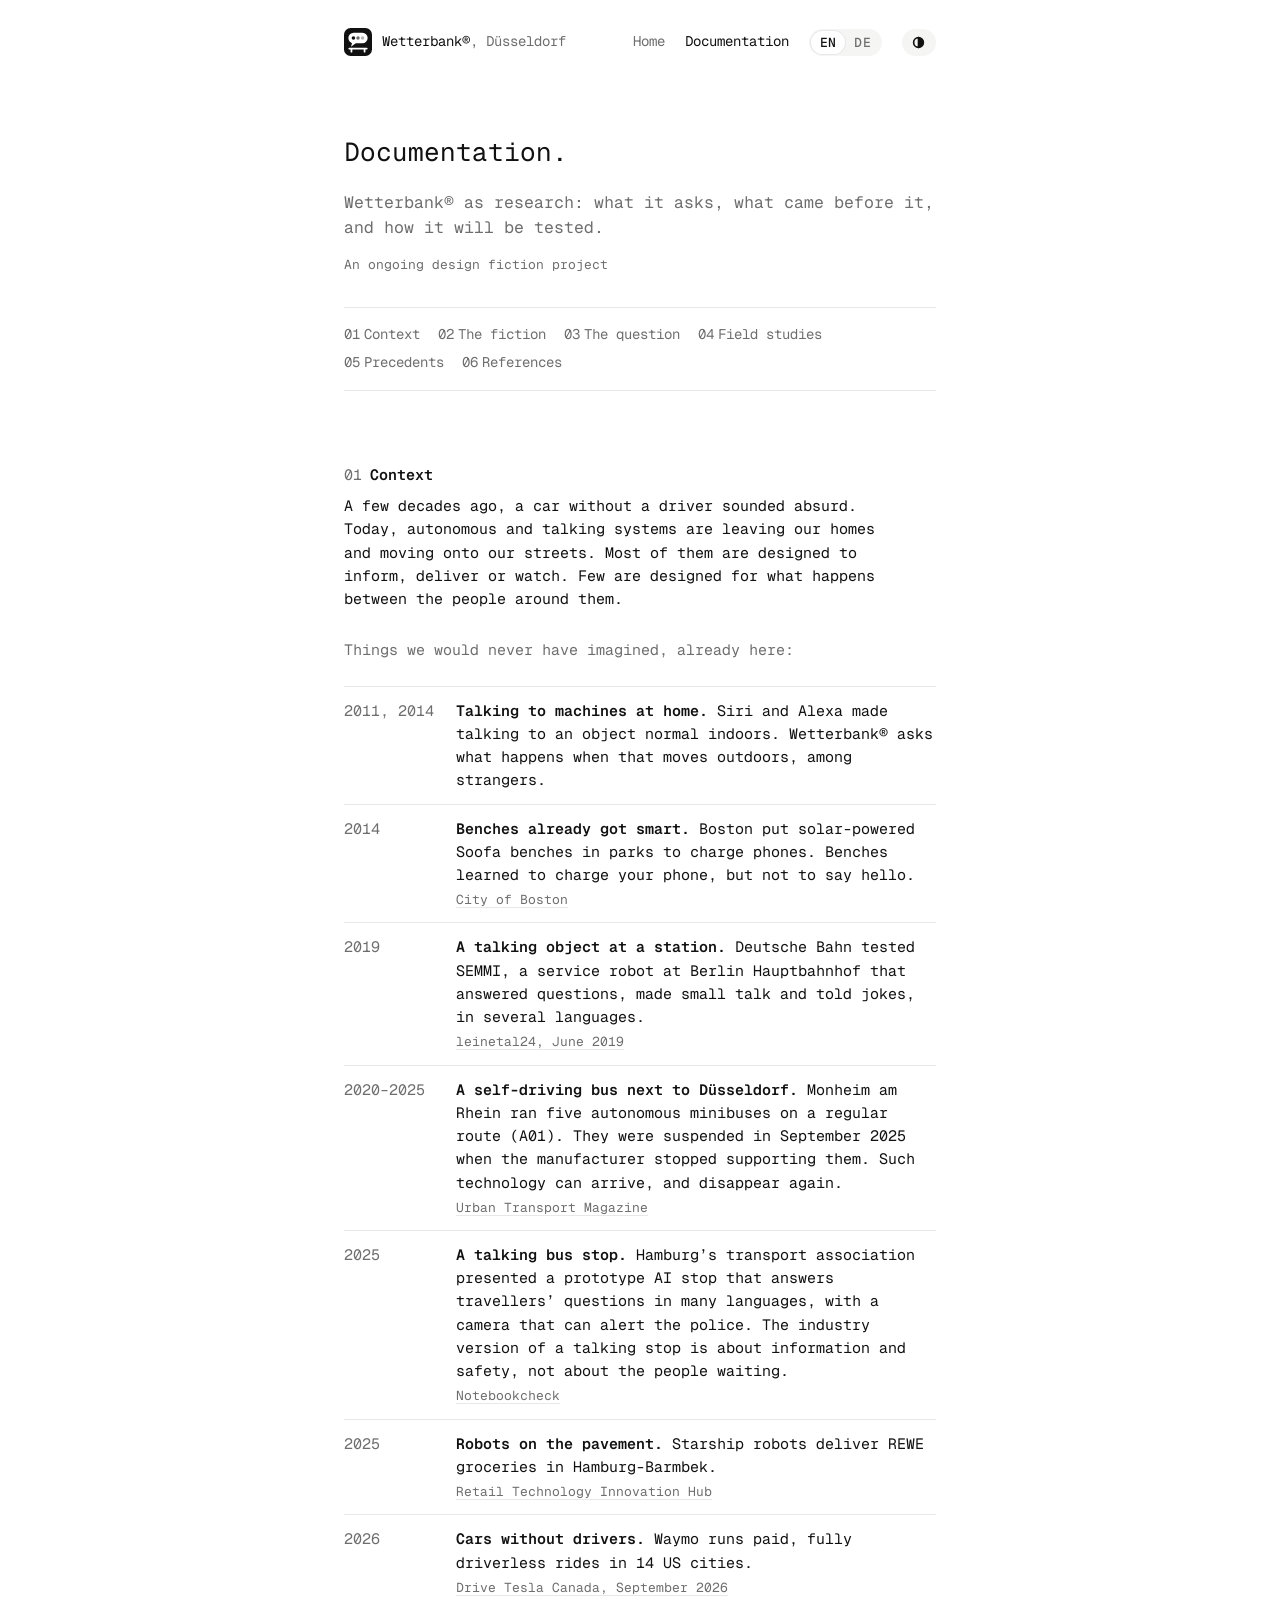
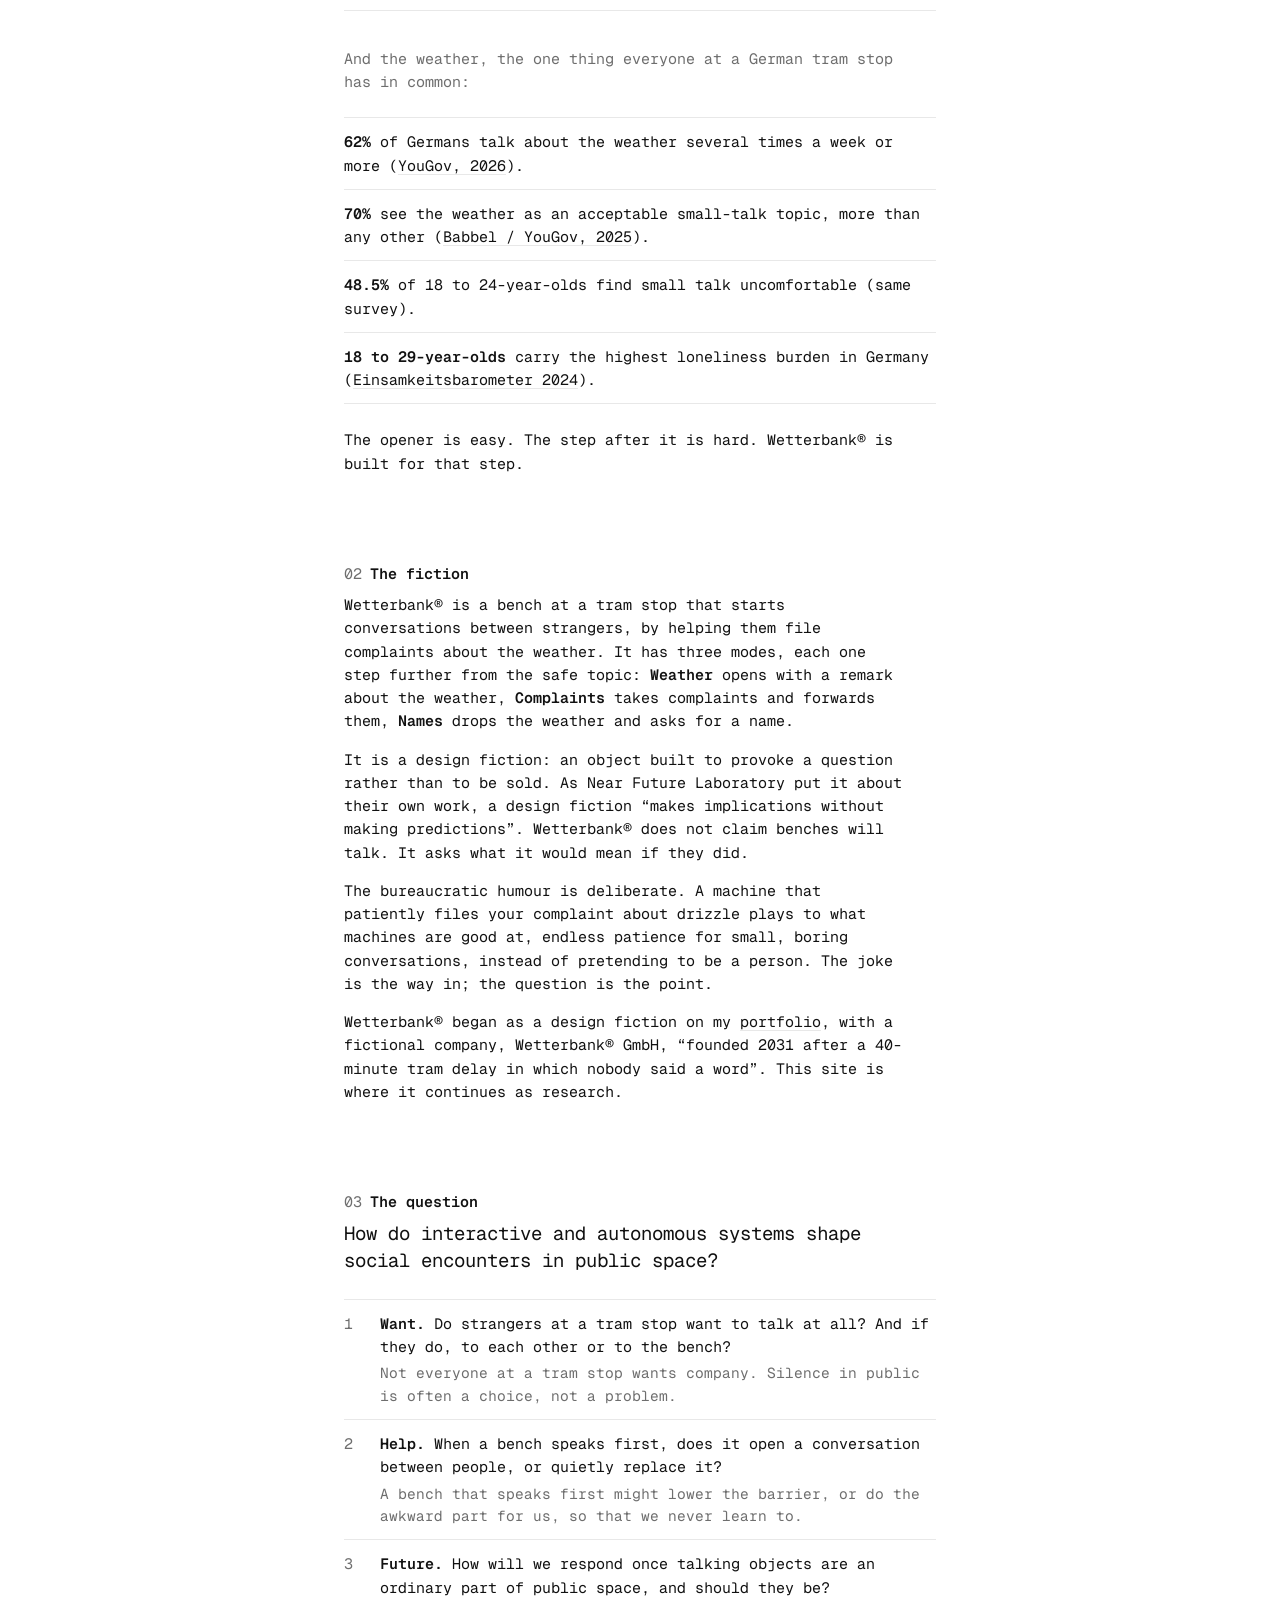
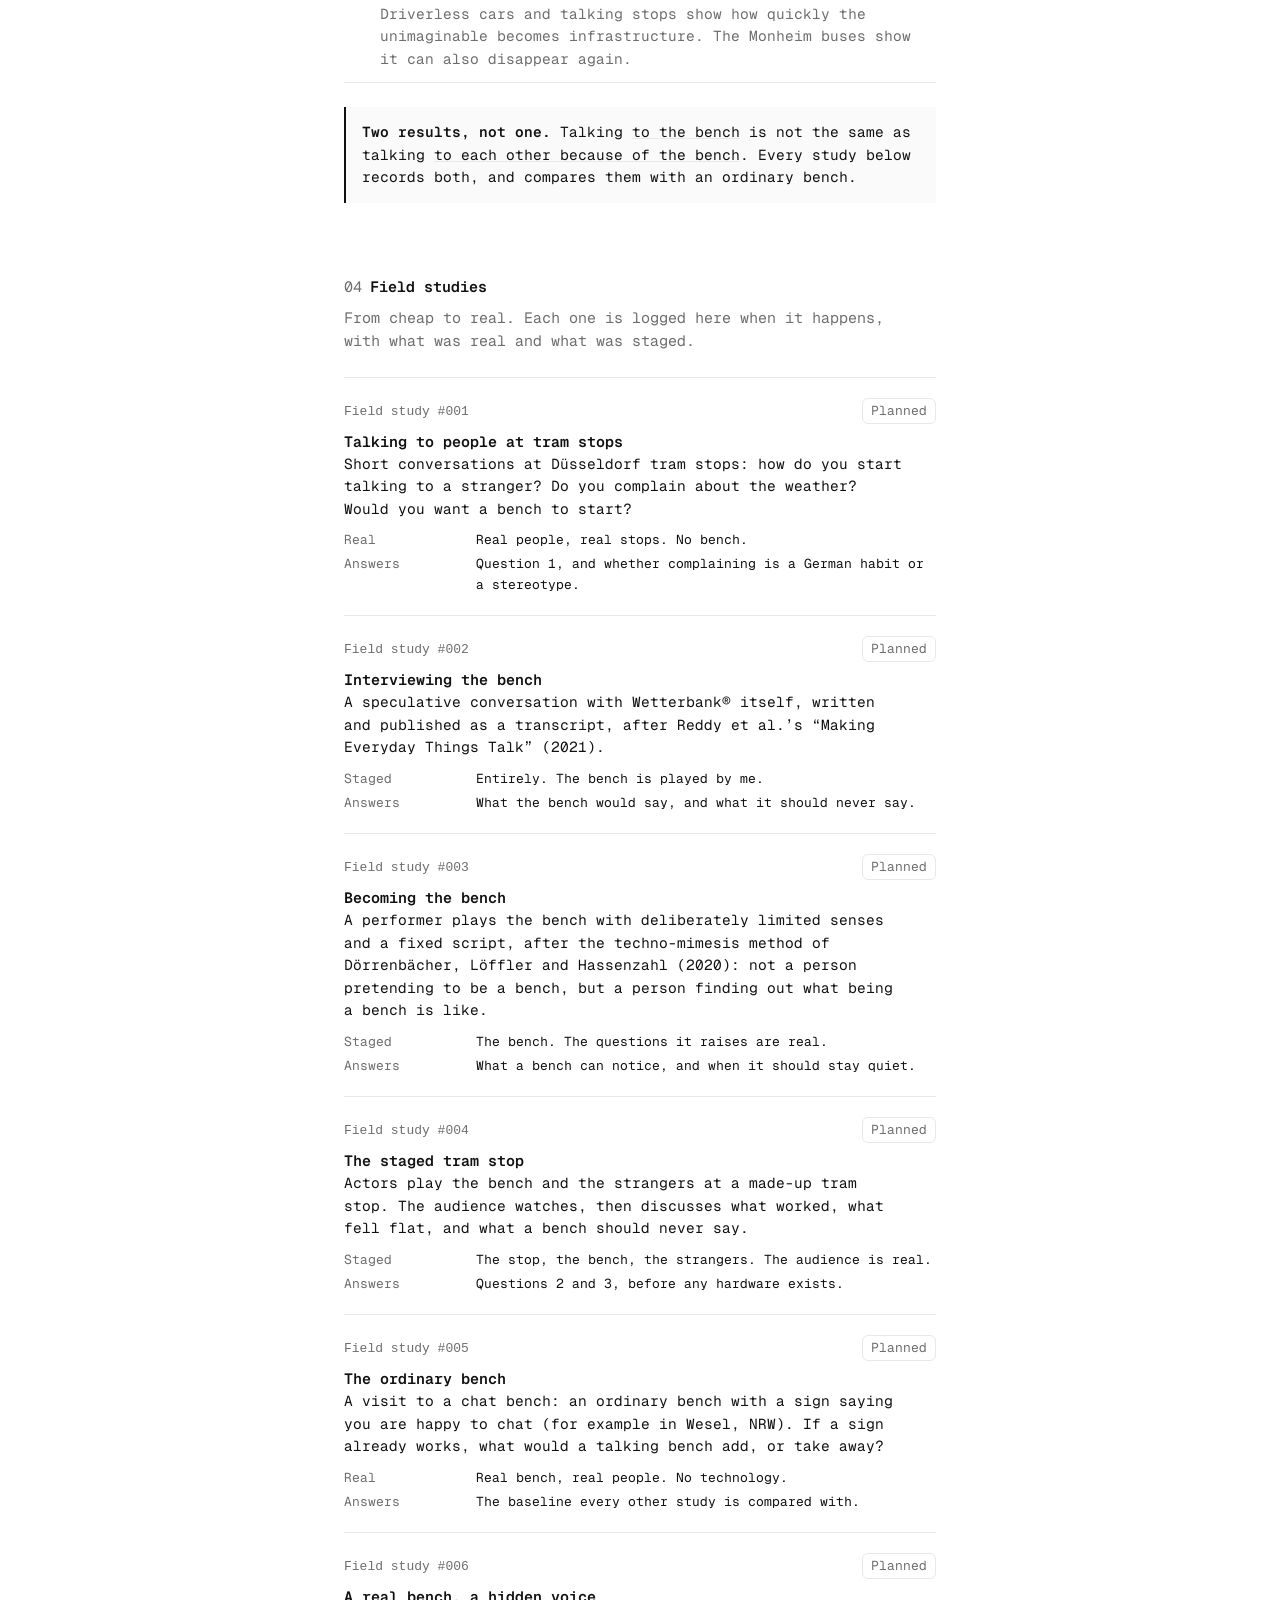
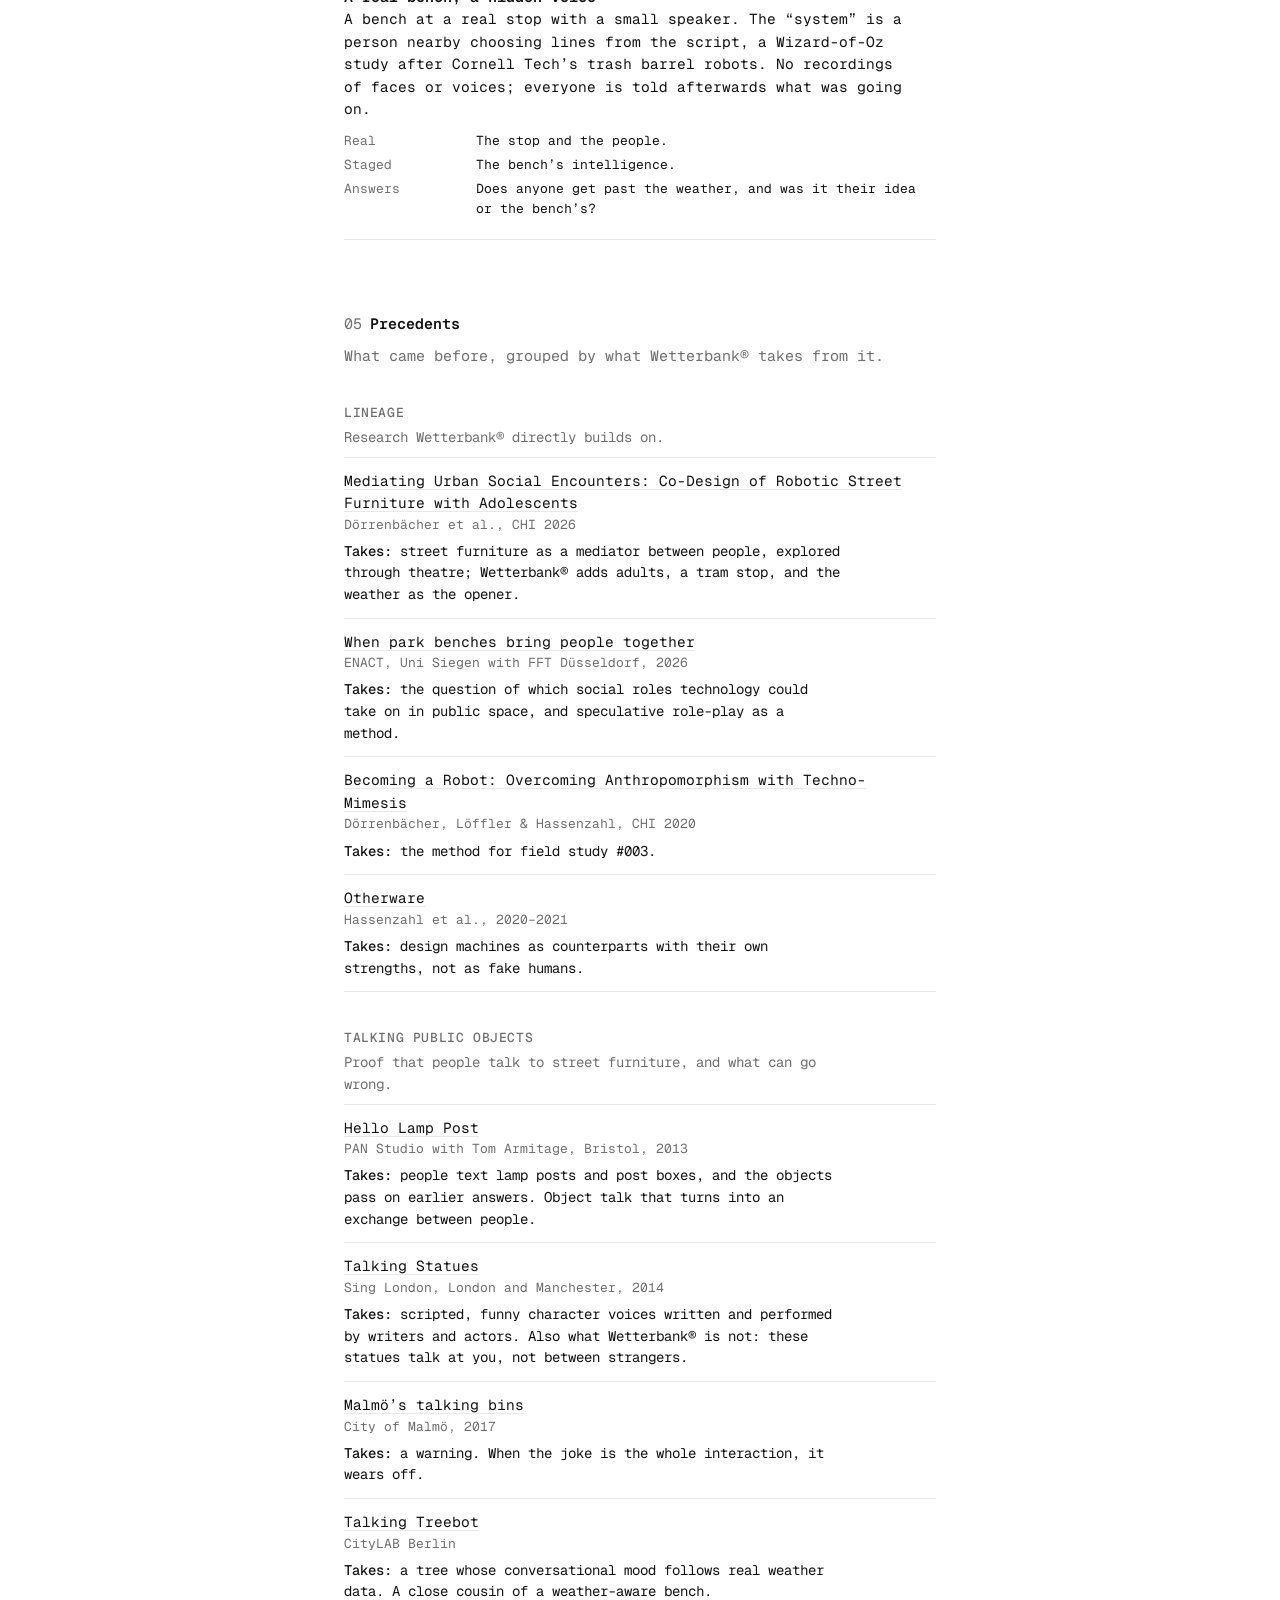
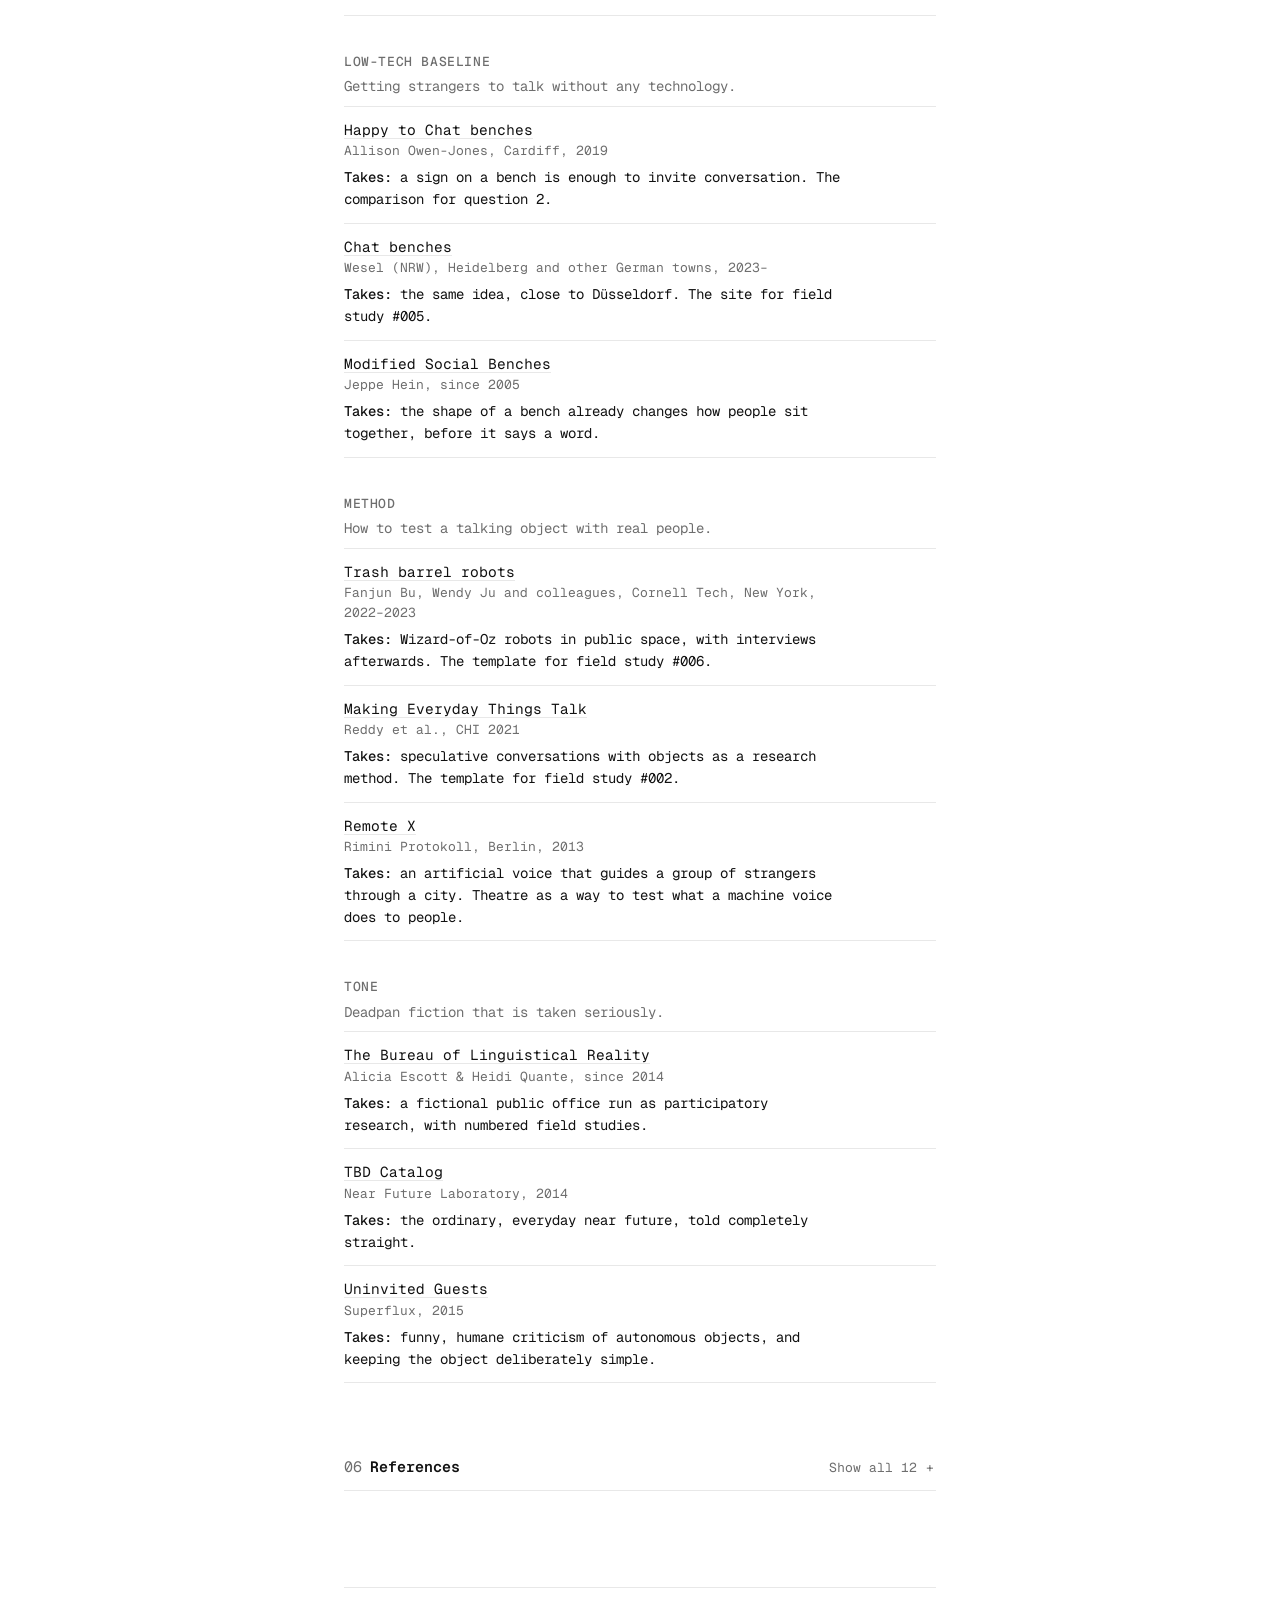
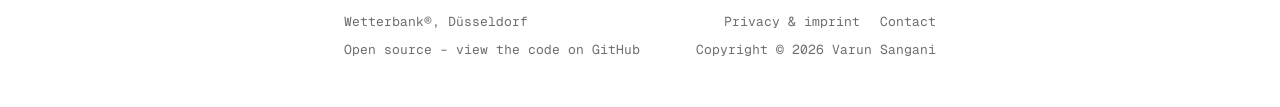
<file: documentation.html>
<!DOCTYPE html>
<html lang="en">
<head>
<meta charset="utf-8">
<link rel="preload" href="fonts/GeistMono-Variable.woff2" as="font" type="font/woff2" crossorigin>
<script>try{var t=localStorage.getItem("wb-theme");if(/^(spring|summer|autumn|winter)$/.test(t))document.documentElement.setAttribute("data-theme",t)}catch(e){}</script>
<meta name="viewport" content="width=device-width, initial-scale=1.0">
<title>Documentation — Wetterbank®</title>
<meta name="description" content="Wetterbank® as research: the question, the context, the precedents and the planned field studies.">
<meta name="theme-color" content="#ffffff" media="(prefers-color-scheme: light)">
<meta name="theme-color" content="#111111" media="(prefers-color-scheme: dark)">
<meta property="og:type" content="article">
<meta property="og:site_name" content="Wetterbank®">
<meta property="og:title" content="Wetterbank® — Documentation">
<meta property="og:description" content="The question, the context, the precedents and the planned field studies.">
<meta property="og:image" content="https://va3uns.github.io/wetterbank/assets/og.png">
<link rel="canonical" href="https://va3uns.github.io/wetterbank/documentation.html">
<link rel="alternate" hreflang="en" href="https://va3uns.github.io/wetterbank/documentation.html">
<link rel="alternate" hreflang="de" href="https://va3uns.github.io/wetterbank/de/documentation.html">
<link rel="alternate" hreflang="x-default" href="https://va3uns.github.io/wetterbank/documentation.html">
<link rel="icon" type="image/svg+xml" href="assets/icon.svg">
<link rel="apple-touch-icon" href="assets/icon-180.png">
<link rel="stylesheet" href="css/site.css">
<style>
.intro{padding:80px 0 0}
.updated{margin:16px 0 0}
.toc{display:flex;flex-wrap:wrap;gap:6px 18px;margin:32px 0 0;padding:16px 0;border-top:1px solid var(--line);border-bottom:1px solid var(--line);font-size:14px}
.toc a{text-decoration:none;color:var(--mute)}
.toc a:hover{color:var(--fg)}
.toc span{color:var(--mute);font-variant-numeric:tabular-nums;margin-right:4px}
section h2 .n{color:var(--mute);font-weight:400;margin-right:8px;font-variant-numeric:tabular-nums}
section p{max-width:62ch}
.ex li{display:grid;grid-template-columns:96px 1fr;gap:4px 16px}
.ex .y{color:var(--mute);font-variant-numeric:tabular-nums}
.ex p{margin:0}
.ex .src{font-size:13px;color:var(--mute);margin-top:4px}
@media (max-width:520px){.ex li{grid-template-columns:1fr;gap:2px}}
.big{font-size:19px;line-height:1.4;letter-spacing:0;margin:0 0 24px}
.subq{counter-reset:q}
.subq li{display:grid;grid-template-columns:28px 1fr;gap:8px}
.subq li::before{counter-increment:q;content:counter(q);color:var(--mute);font-variant-numeric:tabular-nums}
.subq p{margin:4px 0 0;color:var(--mute);font-size:14.5px}
.callout{margin:24px 0 0;padding:14px 16px;border-left:2px solid var(--fg);background:var(--soft);font-size:14.5px}
.callout p{margin:0}
.study{padding:20px 0;border-top:1px solid var(--line)}
.study:last-child{border-bottom:1px solid var(--line)}
.study .head{display:flex;flex-wrap:wrap;justify-content:space-between;gap:4px 16px;align-items:baseline;margin:0 0 6px}
.study .id{font-family:var(--mono);font-size:13px;color:var(--mute)}
.study h3{margin:0}
.study p{margin:0 0 8px;font-size:14.5px}
.study dl{display:grid;grid-template-columns:120px 1fr;gap:4px 12px;margin:10px 0 0;font-size:13px}
.study dt{color:var(--mute)}
.study dd{margin:0}
.status{font-size:13px;color:var(--mute);border:1px solid var(--line);border-radius:6px;padding:2px 8px}
@media (max-width:520px){.study dl{grid-template-columns:1fr}.study dt{margin-top:6px}}
.group{margin:36px 0 0}
.group h3{font-size:13px;letter-spacing:.6px;text-transform:uppercase;color:var(--mute);font-weight:500;margin:0 0 4px}
.group>p{font-size:14px;color:var(--mute);margin:0 0 8px}
.prec li p{margin:0;font-size:14.5px}
.prec .who{color:var(--mute);font-size:13px}
.prec .takes{margin-top:6px;font-size:14px}
.prec .takes strong{font-weight:500}
.refs li{font-size:14px;line-height:1.5}
.fold summary{display:flex;justify-content:space-between;align-items:baseline;gap:16px;cursor:pointer;list-style:none}
.fold summary::-webkit-details-marker{display:none}
.fold summary h2{margin:0}
.fold summary{padding:0 0 12px;border-bottom:1px solid var(--line)}
.fold[open] summary{border-bottom-color:transparent}
.fold-hint{font-size:13px;color:var(--mute);white-space:nowrap}
.fold-hint::after{content:"+";display:inline-block;width:1em;margin-left:6px;text-align:center}
.fold[open] .fold-hint::after{content:"\2212"}
.fold summary:hover .fold-hint{color:var(--fg)}
.fold .when-open,.fold[open] .when-closed{display:none}
.fold[open] .when-open{display:inline}
.fold .refs{margin-top:0}
.log li{display:grid;grid-template-columns:110px 1fr;gap:16px}
.log time{color:var(--mute);font-variant-numeric:tabular-nums}
.log p{margin:0}
@media (max-width:520px){.log li{grid-template-columns:1fr;gap:2px}}
</style>
<link rel="stylesheet" href="css/themes.css">
</head>
<body>
<div class="page">

<header class="top">
  <a class="by" href="./"><svg class="logo" viewBox="0 0 64 64" aria-hidden="true"><rect width="64" height="64" rx="15"/><rect class="mk" x="10" y="11" width="44" height="24" rx="12"/><path class="mk" d="M19 32 16 43 29 33Z"/><g class="dt"><circle cx="21.5" cy="23" r="4"/><circle cx="32" cy="23" r="4"/><circle cx="42.5" cy="23" r="4"/></g><path class="ln" d="M12 47H52M17 47v7M47 47v7"/></svg><span>Wetterbank®<span class="where">, Düsseldorf</span></span></a>
  <nav aria-label="Pages"><a href="./">Home</a><a href="documentation.html" aria-current="page">Documentation</a><span class="lang" role="group" aria-label="Language"><a href="documentation.html" hreflang="en" lang="en" aria-label="English" aria-current="true">EN</a><a href="de/documentation.html" hreflang="de" lang="de" aria-label="Deutsch">DE</a></span><label class="theme"><svg viewBox="0 0 16 16" aria-hidden="true"><circle cx="8" cy="8" r="3"/><path d="M8 1.5v1.5M8 13v1.5M1.5 8H3M13 8h1.5M3.4 3.4l1 1M11.6 11.6l1 1M3.4 12.6l1-1M11.6 4.4l1-1"/></svg><span class="vh">Theme</span><select data-theme-picker aria-label="Theme" title="Theme"><option value="system">System</option><option value="spring">Spring</option><option value="summer">Summer</option><option value="autumn">Autumn</option><option value="winter">Winter</option></select></label></nav>
</header>

<main>
  <div class="intro">
    <h1>Documentation.</h1>
    <p class="lede">Wetterbank® as research: what it asks, what came before it, and how it will be tested.</p>
    <p class="small updated">An ongoing design fiction project</p>
    <nav class="toc" aria-label="Contents">
      <a href="#context"><span>01</span>Context</a>
      <a href="#fiction"><span>02</span>The fiction</a>
      <a href="#question"><span>03</span>The question</a>
      <a href="#studies"><span>04</span>Field studies</a>
      <a href="#precedents"><span>05</span>Precedents</a>
      <a href="#references"><span>06</span>References</a>
    </nav>
  </div>

  <section id="context" aria-labelledby="context-h">
    <h2 id="context-h"><span class="n">01</span>Context</h2>
    <p>A few decades ago, a car without a driver sounded absurd. Today, autonomous and talking systems are leaving our homes and moving onto our streets. Most of them are designed to inform, deliver or watch. Few are designed for what happens between the people around them.</p>
    <p class="sub" style="margin-top:28px">Things we would never have imagined, already here:</p>
    <ul class="plain ex">
      <li><span class="y">2011, 2014</span><div><p><strong>Talking to machines at home.</strong> Siri and Alexa made talking to an object normal indoors. Wetterbank® asks what happens when that moves outdoors, among strangers.</p></div></li>
      <li><span class="y">2014</span><div><p><strong>Benches already got smart.</strong> Boston put solar-powered Soofa benches in parks to charge phones. Benches learned to charge your phone, but not to say hello.</p><p class="src"><a href="https://www.boston.gov/departments/new-urban-mechanics/soofa" target="_blank" rel="noopener">City of Boston</a></p></div></li>
      <li><span class="y">2019</span><div><p><strong>A talking object at a station.</strong> Deutsche Bahn tested SEMMI, a service robot at Berlin Hauptbahnhof that answered questions, made small talk and told jokes, in several languages.</p><p class="src"><a href="https://www.leinetal24.de/wirtschaft/deutsche-bahn-setzt-roboter-semmi-am-kunden-ein-erzaehlt-sogar-witze-zr-12389016.html" target="_blank" rel="noopener">leinetal24, June 2019</a></p></div></li>
      <li><span class="y">2020–2025</span><div><p><strong>A self-driving bus next to Düsseldorf.</strong> Monheim am Rhein ran five autonomous minibuses on a regular route (A01). They were suspended in September 2025 when the manufacturer stopped supporting them. Such technology can arrive, and disappear again.</p><p class="src"><a href="https://www.urban-transport-magazine.com/en/the-consequences-of-easymiles-withdrawal-suspension-of-autonomous-minibus-operations-in-monheim/" target="_blank" rel="noopener">Urban Transport Magazine</a></p></div></li>
      <li><span class="y">2025</span><div><p><strong>A talking bus stop.</strong> Hamburg’s transport association presented a prototype AI stop that answers travellers’ questions in many languages, with a camera that can alert the police. The industry version of a talking stop is about information and safety, not about the people waiting.</p><p class="src"><a href="https://www.notebookcheck.com/Kuenstliche-Intelligenz-Wie-eine-sprechende-Haltestelle-Reisezentren-ersetzen-soll.1037469.0.html" target="_blank" rel="noopener">Notebookcheck</a></p></div></li>
      <li><span class="y">2025</span><div><p><strong>Robots on the pavement.</strong> Starship robots deliver REWE groceries in Hamburg-Barmbek.</p><p class="src"><a href="https://retailtechinnovationhub.com/category/robots/starship-technologies-delivery-robots-roll-into-germany-as-rewe-goes-live-in-streets-of-hamburg" target="_blank" rel="noopener">Retail Technology Innovation Hub</a></p></div></li>
      <li><span class="y">2026</span><div><p><strong>Cars without drivers.</strong> Waymo runs paid, fully driverless rides in 14 US cities.</p><p class="src"><a href="https://driveteslacanada.ca/news/waymo-driverless-rides-denver-san-diego-tampa/" target="_blank" rel="noopener">Drive Tesla Canada, September 2026</a></p></div></li>
    </ul>
    <p class="sub" style="margin-top:36px">And the weather, the one thing everyone at a German tram stop has in common:</p>
    <ul class="plain">
      <li><strong>62%</strong> of Germans talk about the weather several times a week or more (<a href="https://yougov.com/de-de/aktuelle-ergebnisse/20260414-e9f72-2" target="_blank" rel="noopener">YouGov, 2026</a>).</li>
      <li><strong>70%</strong> see the weather as an acceptable small-talk topic, more than any other (<a href="https://www.t-online.de/leben/aktuelles/id_100690286/small-talk-mit-diesen-themen-machen-sie-sich-unbeliebt-umfrage.html" target="_blank" rel="noopener">Babbel / YouGov, 2025</a>).</li>
      <li><strong>48.5%</strong> of 18 to 24-year-olds find small talk uncomfortable (same survey).</li>
      <li><strong>18 to 29-year-olds</strong> carry the highest loneliness burden in Germany (<a href="https://www.bmbfsfj.bund.de/bmbfsfj/aktuelles/alle-meldungen/erstes-einsamkeitsbarometer-fuer-deutschland-veroeffentlicht-240202" target="_blank" rel="noopener">Einsamkeitsbarometer 2024</a>).</li>
    </ul>
    <p style="margin-top:24px">The opener is easy. The step after it is hard. Wetterbank® is built for that step.</p>
  </section>

  <section id="fiction" aria-labelledby="fiction-h">
    <h2 id="fiction-h"><span class="n">02</span>The fiction</h2>
    <p>Wetterbank® is a bench at a tram stop that starts conversations between strangers, by helping them file complaints about the weather. It has three modes, each one step further from the safe topic: <strong>Weather</strong> opens with a remark about the weather, <strong>Complaints</strong> takes complaints and forwards them, <strong>Names</strong> drops the weather and asks for a name.</p>
    <p>It is a design fiction: an object built to provoke a question rather than to be sold. As Near Future Laboratory put it about their own work, a design fiction “makes implications without making predictions”. Wetterbank® does not claim benches will talk. It asks what it would mean if they did.</p>
    <p>The bureaucratic humour is deliberate. A machine that patiently files your complaint about drizzle plays to what machines are good at, endless patience for small, boring conversations, instead of pretending to be a person. The joke is the way in; the question is the point.</p>
    <p>Wetterbank® began as a design fiction on my <a href="https://va3uns.github.io/rnd/#wetterbank">portfolio</a>, with a fictional company, Wetterbank® GmbH, “founded 2031 after a 40-minute tram delay in which nobody said a word”. This site is where it continues as research.</p>
  </section>

  <section id="question" aria-labelledby="question-h">
    <h2 id="question-h"><span class="n">03</span>The question</h2>
    <p class="big">How do interactive and autonomous systems shape social encounters in public space?</p>
    <ol class="plain subq">
      <li><div><strong>Want.</strong> Do strangers at a tram stop want to talk at all? And if they do, to each other or to the bench?<p>Not everyone at a tram stop wants company. Silence in public is often a choice, not a problem.</p></div></li>
      <li><div><strong>Help.</strong> When a bench speaks first, does it open a conversation between people, or quietly replace it?<p>A bench that speaks first might lower the barrier, or do the awkward part for us, so that we never learn to.</p></div></li>
      <li><div><strong>Future.</strong> How will we respond once talking objects are an ordinary part of public space, and should they be?<p>Driverless cars and talking stops show how quickly the unimaginable becomes infrastructure. The Monheim buses show it can also disappear again.</p></div></li>
    </ol>
    <div class="callout"><p><strong>Two results, not one.</strong> Talking <em style="font-style:normal;text-decoration:underline;text-decoration-color:var(--line)">to the bench</em> is not the same as talking <em style="font-style:normal;text-decoration:underline;text-decoration-color:var(--line)">to each other because of the bench</em>. Every study below records both, and compares them with an ordinary bench.</p></div>
  </section>

  <section id="studies" aria-labelledby="studies-h">
    <h2 id="studies-h"><span class="n">04</span>Field studies</h2>
    <p class="sub">From cheap to real. Each one is logged here when it happens, with what was real and what was staged.</p>

    <article class="study">
      <div class="head"><span class="id">Field study #001</span><span class="status">Planned</span></div>
      <h3>Talking to people at tram stops</h3>
      <p>Short conversations at Düsseldorf tram stops: how do you start talking to a stranger? Do you complain about the weather? Would you want a bench to start?</p>
      <dl><dt>Real</dt><dd>Real people, real stops. No bench.</dd><dt>Answers</dt><dd>Question 1, and whether complaining is a German habit or a stereotype.</dd></dl>
    </article>

    <article class="study">
      <div class="head"><span class="id">Field study #002</span><span class="status">Planned</span></div>
      <h3>Interviewing the bench</h3>
      <p>A speculative conversation with Wetterbank® itself, written and published as a transcript, after Reddy et al.’s “Making Everyday Things Talk” (2021).</p>
      <dl><dt>Staged</dt><dd>Entirely. The bench is played by me.</dd><dt>Answers</dt><dd>What the bench would say, and what it should never say.</dd></dl>
    </article>

    <article class="study">
      <div class="head"><span class="id">Field study #003</span><span class="status">Planned</span></div>
      <h3>Becoming the bench</h3>
      <p>A performer plays the bench with deliberately limited senses and a fixed script, after the techno-mimesis method of Dörrenbächer, Löffler and Hassenzahl (2020): not a person pretending to be a bench, but a person finding out what being a bench is like.</p>
      <dl><dt>Staged</dt><dd>The bench. The questions it raises are real.</dd><dt>Answers</dt><dd>What a bench can notice, and when it should stay quiet.</dd></dl>
    </article>

    <article class="study">
      <div class="head"><span class="id">Field study #004</span><span class="status">Planned</span></div>
      <h3>The staged tram stop</h3>
      <p>Actors play the bench and the strangers at a made-up tram stop. The audience watches, then discusses what worked, what fell flat, and what a bench should never say.</p>
      <dl><dt>Staged</dt><dd>The stop, the bench, the strangers. The audience is real.</dd><dt>Answers</dt><dd>Questions 2 and 3, before any hardware exists.</dd></dl>
    </article>

    <article class="study">
      <div class="head"><span class="id">Field study #005</span><span class="status">Planned</span></div>
      <h3>The ordinary bench</h3>
      <p>A visit to a chat bench: an ordinary bench with a sign saying you are happy to chat (for example in Wesel, NRW). If a sign already works, what would a talking bench add, or take away?</p>
      <dl><dt>Real</dt><dd>Real bench, real people. No technology.</dd><dt>Answers</dt><dd>The baseline every other study is compared with.</dd></dl>
    </article>

    <article class="study">
      <div class="head"><span class="id">Field study #006</span><span class="status">Planned</span></div>
      <h3>A real bench, a hidden voice</h3>
      <p>A bench at a real stop with a small speaker. The “system” is a person nearby choosing lines from the script, a Wizard-of-Oz study after Cornell Tech’s trash barrel robots. No recordings of faces or voices; everyone is told afterwards what was going on.</p>
      <dl><dt>Real</dt><dd>The stop and the people.</dd><dt>Staged</dt><dd>The bench’s intelligence.</dd><dt>Answers</dt><dd>Does anyone get past the weather, and was it their idea or the bench’s?</dd></dl>
    </article>
  </section>

  <section id="precedents" aria-labelledby="precedents-h">
    <h2 id="precedents-h"><span class="n">05</span>Precedents</h2>
    <p class="sub">What came before, grouped by what Wetterbank® takes from it.</p>

    <div class="group">
      <h3>Lineage</h3>
      <p>Research Wetterbank® directly builds on.</p>
      <ul class="plain prec">
        <li><p><a href="https://dl.acm.org/doi/full/10.1145/3772318.3791189" target="_blank" rel="noopener">Mediating Urban Social Encounters: Co-Design of Robotic Street Furniture with Adolescents</a></p><p class="who">Dörrenbächer et al., CHI 2026</p><p class="takes"><strong>Takes:</strong> street furniture as a mediator between people, explored through theatre; Wetterbank® adds adults, a tram stop, and the weather as the opener.</p></li>
        <li><p><a href="https://www.volkswagenstiftung.de/en/news/news/when-park-benches-bring-people-together-rethinking-encounters-urban-spaces" target="_blank" rel="noopener">When park benches bring people together</a></p><p class="who">ENACT, Uni Siegen with FFT Düsseldorf, 2026</p><p class="takes"><strong>Takes:</strong> the question of which social roles technology could take on in public space, and speculative role-play as a method.</p></li>
        <li><p><a href="https://www.semanticscholar.org/paper/91236df6260019e8d354354f83aca6333f68d97c" target="_blank" rel="noopener">Becoming a Robot: Overcoming Anthropomorphism with Techno-Mimesis</a></p><p class="who">Dörrenbächer, Löffler &amp; Hassenzahl, CHI 2020</p><p class="takes"><strong>Takes:</strong> the method for field study #003.</p></li>
        <li><p><a href="https://sites.google.com/view/otherware/home" target="_blank" rel="noopener">Otherware</a></p><p class="who">Hassenzahl et al., 2020–2021</p><p class="takes"><strong>Takes:</strong> design machines as counterparts with their own strengths, not as fake humans.</p></li>
      </ul>
    </div>

    <div class="group">
      <h3>Talking public objects</h3>
      <p>Proof that people talk to street furniture, and what can go wrong.</p>
      <ul class="plain prec">
        <li><p><a href="https://panstudio.co.uk/project/hello-lamp-post/" target="_blank" rel="noopener">Hello Lamp Post</a></p><p class="who">PAN Studio with Tom Armitage, Bristol, 2013</p><p class="takes"><strong>Takes:</strong> people text lamp posts and post boxes, and the objects pass on earlier answers. Object talk that turns into an exchange between people.</p></li>
        <li><p><a href="https://london.sciencegallery.com/mouthy-exhibits/talking-statues" target="_blank" rel="noopener">Talking Statues</a></p><p class="who">Sing London, London and Manchester, 2014</p><p class="takes"><strong>Takes:</strong> scripted, funny character voices written and performed by writers and actors. Also what Wetterbank® is not: these statues talk at you, not between strangers.</p></li>
        <li><p><a href="https://www.cnn.com/travel/article/sexy-trash-cans-malmo-sweden-rubbish-intl-scli/index.html" target="_blank" rel="noopener">Malmö’s talking bins</a></p><p class="who">City of Malmö, 2017</p><p class="takes"><strong>Takes:</strong> a warning. When the joke is the whole interaction, it wears off.</p></li>
        <li><p><a href="https://citylab-berlin.org/projekte/talking-treebot/" target="_blank" rel="noopener">Talking Treebot</a></p><p class="who">CityLAB Berlin</p><p class="takes"><strong>Takes:</strong> a tree whose conversational mood follows real weather data. A close cousin of a weather-aware bench.</p></li>
      </ul>
    </div>

    <div class="group">
      <h3>Low-tech baseline</h3>
      <p>Getting strangers to talk without any technology.</p>
      <ul class="plain prec">
        <li><p><a href="https://www.ucl.ac.uk/astrea/happy-chat-benches/project-bench" target="_blank" rel="noopener">Happy to Chat benches</a></p><p class="who">Allison Owen-Jones, Cardiff, 2019</p><p class="takes"><strong>Takes:</strong> a sign on a bench is enough to invite conversation. The comparison for question 2.</p></li>
        <li><p><a href="https://www.wesel.de/rathaus-online/aktuelles/plauderbaenke-wesel" target="_blank" rel="noopener">Chat benches</a></p><p class="who">Wesel (NRW), Heidelberg and other German towns, 2023–</p><p class="takes"><strong>Takes:</strong> the same idea, close to Düsseldorf. The site for field study #005.</p></li>
        <li><p><a href="https://www.koeniggalerie.com/blogs/public-projects/jeppe-hein-modified-social-benches-forum" target="_blank" rel="noopener">Modified Social Benches</a></p><p class="who">Jeppe Hein, since 2005</p><p class="takes"><strong>Takes:</strong> the shape of a bench already changes how people sit together, before it says a word.</p></li>
      </ul>
    </div>

    <div class="group">
      <h3>Method</h3>
      <p>How to test a talking object with real people.</p>
      <ul class="plain prec">
        <li><p><a href="https://news.cornell.edu/stories/2023/04/almost-everyone-likes-helpful-trash-robot" target="_blank" rel="noopener">Trash barrel robots</a></p><p class="who">Fanjun Bu, Wendy Ju and colleagues, Cornell Tech, New York, 2022–2023</p><p class="takes"><strong>Takes:</strong> Wizard-of-Oz robots in public space, with interviews afterwards. The template for field study #006.</p></li>
        <li><p><a href="https://research.tue.nl/en/publications/making-everyday-things-talk-speculative-conversations-into-the-fu/" target="_blank" rel="noopener">Making Everyday Things Talk</a></p><p class="who">Reddy et al., CHI 2021</p><p class="takes"><strong>Takes:</strong> speculative conversations with objects as a research method. The template for field study #002.</p></li>
        <li><p><a href="https://www.rimini-protokoll.de/website/media/remotex/REMOTE%20X.pdf" target="_blank" rel="noopener">Remote X</a></p><p class="who">Rimini Protokoll, Berlin, 2013</p><p class="takes"><strong>Takes:</strong> an artificial voice that guides a group of strangers through a city. Theatre as a way to test what a machine voice does to people.</p></li>
      </ul>
    </div>

    <div class="group">
      <h3>Tone</h3>
      <p>Deadpan fiction that is taken seriously.</p>
      <ul class="plain prec">
        <li><p><a href="https://bureauoflinguisticalreality.com/" target="_blank" rel="noopener">The Bureau of Linguistical Reality</a></p><p class="who">Alicia Escott &amp; Heidi Quante, since 2014</p><p class="takes"><strong>Takes:</strong> a fictional public office run as participatory research, with numbered field studies.</p></li>
        <li><p><a href="https://tbdcatalog.com/" target="_blank" rel="noopener">TBD Catalog</a></p><p class="who">Near Future Laboratory, 2014</p><p class="takes"><strong>Takes:</strong> the ordinary, everyday near future, told completely straight.</p></li>
        <li><p><a href="https://superflux.in/index.php/work/uninvited-guests/" target="_blank" rel="noopener">Uninvited Guests</a></p><p class="who">Superflux, 2015</p><p class="takes"><strong>Takes:</strong> funny, humane criticism of autonomous objects, and keeping the object deliberately simple.</p></li>
      </ul>
    </div>
  </section>


  <section id="references" aria-labelledby="ref-h">
    <details class="fold" id="refs">
      <summary><h2 id="ref-h"><span class="n">06</span>References</h2><span class="fold-hint"><span class="when-closed">Show all 12</span><span class="when-open">Hide</span></span></summary>
      <ul class="plain refs">
        <li>Brignull, H. &amp; Rogers, Y. (2003). Enticing people to interact with large public displays in public spaces. INTERACT 2003.</li>
        <li>Bu, F., Bremers, A., Colley, M. &amp; Ju, W. (2024). Field notes on deploying research robots in public spaces. <a href="https://arxiv.org/abs/2404.18375" target="_blank" rel="noopener">arXiv:2404.18375</a>.</li>
        <li>Bu, F., Fischer, K. &amp; Ju, W. (2025). Making sense of robots in public spaces: A study of trash barrel robots. <a href="https://arxiv.org/abs/2504.01121" target="_blank" rel="noopener">arXiv:2504.01121</a>.</li>
        <li>Dörrenbächer, J., Löffler, D. &amp; Hassenzahl, M. (2020). Becoming a robot: Overcoming anthropomorphism with techno-mimesis. CHI ’20.</li>
        <li>Dörrenbächer, J. et al. (2026). Mediating urban social encounters: Co-design of robotic street furniture with adolescents. CHI ’26. <a href="https://dl.acm.org/doi/full/10.1145/3772318.3791189" target="_blank" rel="noopener">doi:10.1145/3772318.3791189</a>.</li>
        <li>Dunne, A. &amp; Raby, F. (2013). Speculative Everything. MIT Press.</li>
        <li>Epley, N. &amp; Schroeder, J. (2014). Mistakenly seeking solitude. Journal of Experimental Psychology: General, 143(5).</li>
        <li>Giaccardi, E. &amp; Redström, J. (2020). Technology and more-than-human design. Design Issues, 36(4), 33–44.</li>
        <li>Goffman, E. (1963). Behavior in Public Places. Free Press.</li>
        <li>Hassenzahl, M., Borchers, J., Boll, S., Rosenthal-von der Pütten, A. &amp; Wulf, V. (2021). Otherware: How to best interact with autonomous systems. ACM Interactions, 28(1).</li>
        <li>Reddy, A. et al. (2021). Making everyday things talk: Speculative conversations into the future of voice interfaces at home. CHI EA ’21.</li>
        <li>Whyte, W. H. (1980). The Social Life of Small Urban Spaces. Conservation Foundation.</li>
      </ul>
    </details>
  </section>
</main>

<footer>
  <span class="f-name">Wetterbank®, Düsseldorf</span>
  <span class="f-links"><a href="privacy.html">Privacy &amp; imprint</a><a href="mailto:varuns@ik.me?subject=Wetterbank">Contact</a></span>
  <a class="f-src" href="https://github.com/va3uns/wetterbank" target="_blank" rel="noopener">Open source – view the code on GitHub</a>
  <span class="f-copy">Copyright © <span data-year>2026</span> Varun Sangani</span>
  <script>document.querySelectorAll("[data-year]").forEach(function (e) { e.textContent = new Date().getFullYear(); });</script>
</footer>

</div>
<script>
/* Open every page at the top. Inside an embedding frame the outer page can keep the old scroll position, so ask it to show this page from the start. */
(function () {
  if (location.hash) return;
  function top() {
    window.scrollTo(0, 0);
    if (window.top !== window) { try { document.body.scrollIntoView({ block: "start" }); } catch (e) {} }
  }
  top();
  window.addEventListener("load", function () { top(); setTimeout(top, 60); });
})();
</script>
<script src="js/theme.js" defer></script>
</body>
</html>
</file>
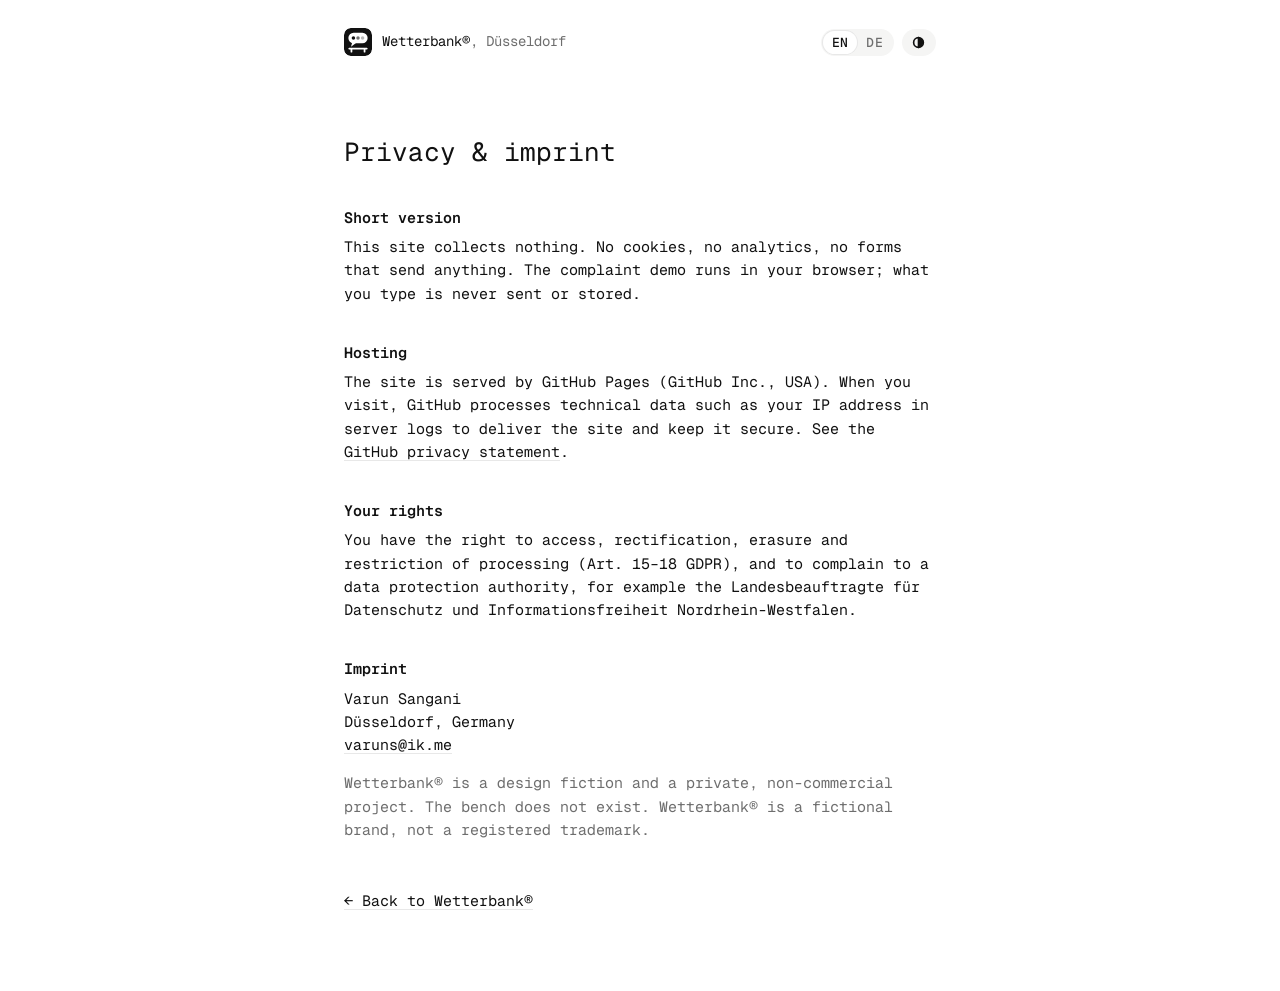
<file: privacy.html>
<!DOCTYPE html>
<html lang="en">
<head>
<meta charset="utf-8">
<link rel="preload" href="fonts/GeistMono-Variable.woff2" as="font" type="font/woff2" crossorigin>
<script>try{var t=localStorage.getItem("wb-theme");if(/^(spring|summer|autumn|winter)$/.test(t))document.documentElement.setAttribute("data-theme",t)}catch(e){}</script>
<meta name="viewport" content="width=device-width, initial-scale=1.0">
<title>Privacy &amp; imprint · Wetterbank®</title>
<meta name="robots" content="noindex">
<link rel="alternate" hreflang="en" href="https://va3uns.github.io/wetterbank/privacy.html">
<link rel="alternate" hreflang="de" href="https://va3uns.github.io/wetterbank/de/privacy.html">
<link rel="icon" type="image/svg+xml" href="assets/icon.svg">
<style>
:root{--bg:#fff;--fg:#111;--mute:#6e6e6e;--line:#e8e8e8;--panel:#f5f5f4;--font:"Geist Mono",ui-monospace,"SF Mono",Menlo,Consolas,"Liberation Mono",monospace;color-scheme:light dark}
@media (prefers-color-scheme:dark){:root{--bg:#111;--fg:#ededed;--mute:#9a9a9a;--line:#262626;--panel:#1a1a1a}.by img{filter:invert(1)}}
*{box-sizing:border-box}body{margin:0;background:var(--bg);color:var(--fg);font:400 15px/1.55 var(--font);-webkit-font-smoothing:antialiased}
.page{max-width:640px;margin:0 auto;padding:28px 24px 64px}
a{color:inherit;text-decoration:underline;text-decoration-color:var(--line);text-underline-offset:3px}a:hover{text-decoration-color:currentColor}
.by{display:inline-flex;align-items:center;gap:10px;text-decoration:none;font-size:14px}.by img{width:28px;height:28px;border-radius:7px}.by .where{color:var(--mute)}
h1{font-size:26px;font-weight:400;letter-spacing:0;line-height:1.3;margin:80px 0 24px}
h2{font-size:15px;font-weight:600;margin:36px 0 6px}p{margin:0 0 1em}.mute{color:var(--mute)}
.hd{display:flex;flex-wrap:wrap;align-items:center;justify-content:space-between;gap:12px}.hd-r{display:flex;gap:8px;align-items:center}.vh{position:absolute;width:1px;height:1px;overflow:hidden;clip:rect(0 0 0 0)}.lang{display:inline-flex;padding:2px;border-radius:999px;background:var(--panel);font-size:13px;font-weight:500;line-height:1}.lang a{padding:5px 9px;border-radius:999px;color:var(--mute);text-decoration:none;letter-spacing:.3px}.lang a:hover{color:var(--fg)}.lang a[aria-current="true"]{background:var(--bg);color:var(--fg);box-shadow:0 0 0 1px var(--line)}
</style>
<link rel="stylesheet" href="css/themes.css">
</head>
<body>
<div class="page">
  <div class="hd"><a class="by" href="./"><img src="assets/icon.svg" alt="" width="28" height="28"><span>Wetterbank®<span class="where">, Düsseldorf</span></span></a><span class="hd-r"><span class="lang" role="group" aria-label="Language"><a href="privacy.html" hreflang="en" lang="en" aria-label="English" aria-current="true">EN</a><a href="de/privacy.html" hreflang="de" lang="de" aria-label="Deutsch">DE</a></span><label class="theme"><svg viewBox="0 0 16 16" aria-hidden="true"><circle cx="8" cy="8" r="3"/><path d="M8 1.5v1.5M8 13v1.5M1.5 8H3M13 8h1.5M3.4 3.4l1 1M11.6 11.6l1 1M3.4 12.6l1-1M11.6 4.4l1-1"/></svg><span class="vh">Theme</span><select data-theme-picker aria-label="Theme" title="Theme"><option value="system">System</option><option value="spring">Spring</option><option value="summer">Summer</option><option value="autumn">Autumn</option><option value="winter">Winter</option></select></label></span></div>
  <h1>Privacy &amp; imprint</h1>

  <h2>Short version</h2>
  <p>This site collects nothing. No cookies, no analytics, no forms that send anything. The complaint demo runs in your browser; what you type is never sent or stored.</p>

  <h2>Hosting</h2>
  <p>The site is served by GitHub Pages (GitHub Inc., USA). When you visit, GitHub processes technical data such as your IP address in server logs to deliver the site and keep it secure. See the <a href="https://docs.github.com/en/site-policy/privacy-policies/github-general-privacy-statement" target="_blank" rel="noopener">GitHub privacy statement</a>.</p>

  <h2>Your rights</h2>
  <p>You have the right to access, rectification, erasure and restriction of processing (Art. 15–18 GDPR), and to complain to a data protection authority, for example the Landesbeauftragte für Datenschutz und Informationsfreiheit Nordrhein-Westfalen.</p>

  <h2>Imprint</h2>
  <p>Varun Sangani<br>Düsseldorf, Germany<br><a href="mailto:varuns@ik.me?subject=Wetterbank">varuns@ik.me</a></p>
  <p class="mute">Wetterbank® is a design fiction and a private, non-commercial project. The bench does not exist. Wetterbank® is a fictional brand, not a registered trademark.</p>

  <p style="margin-top:48px"><a href="./">← Back to Wetterbank®</a></p>
</div>
<script>
/* Open every page at the top. Inside an embedding frame the outer page can keep the old scroll position, so ask it to show this page from the start. */
(function () {
  if (location.hash) return;
  function top() {
    window.scrollTo(0, 0);
    if (window.top !== window) { try { document.body.scrollIntoView({ block: "start" }); } catch (e) {} }
  }
  top();
  window.addEventListener("load", function () { top(); setTimeout(top, 60); });
})();
</script>
<script src="js/theme.js" defer></script>
</body>
</html>
</file>
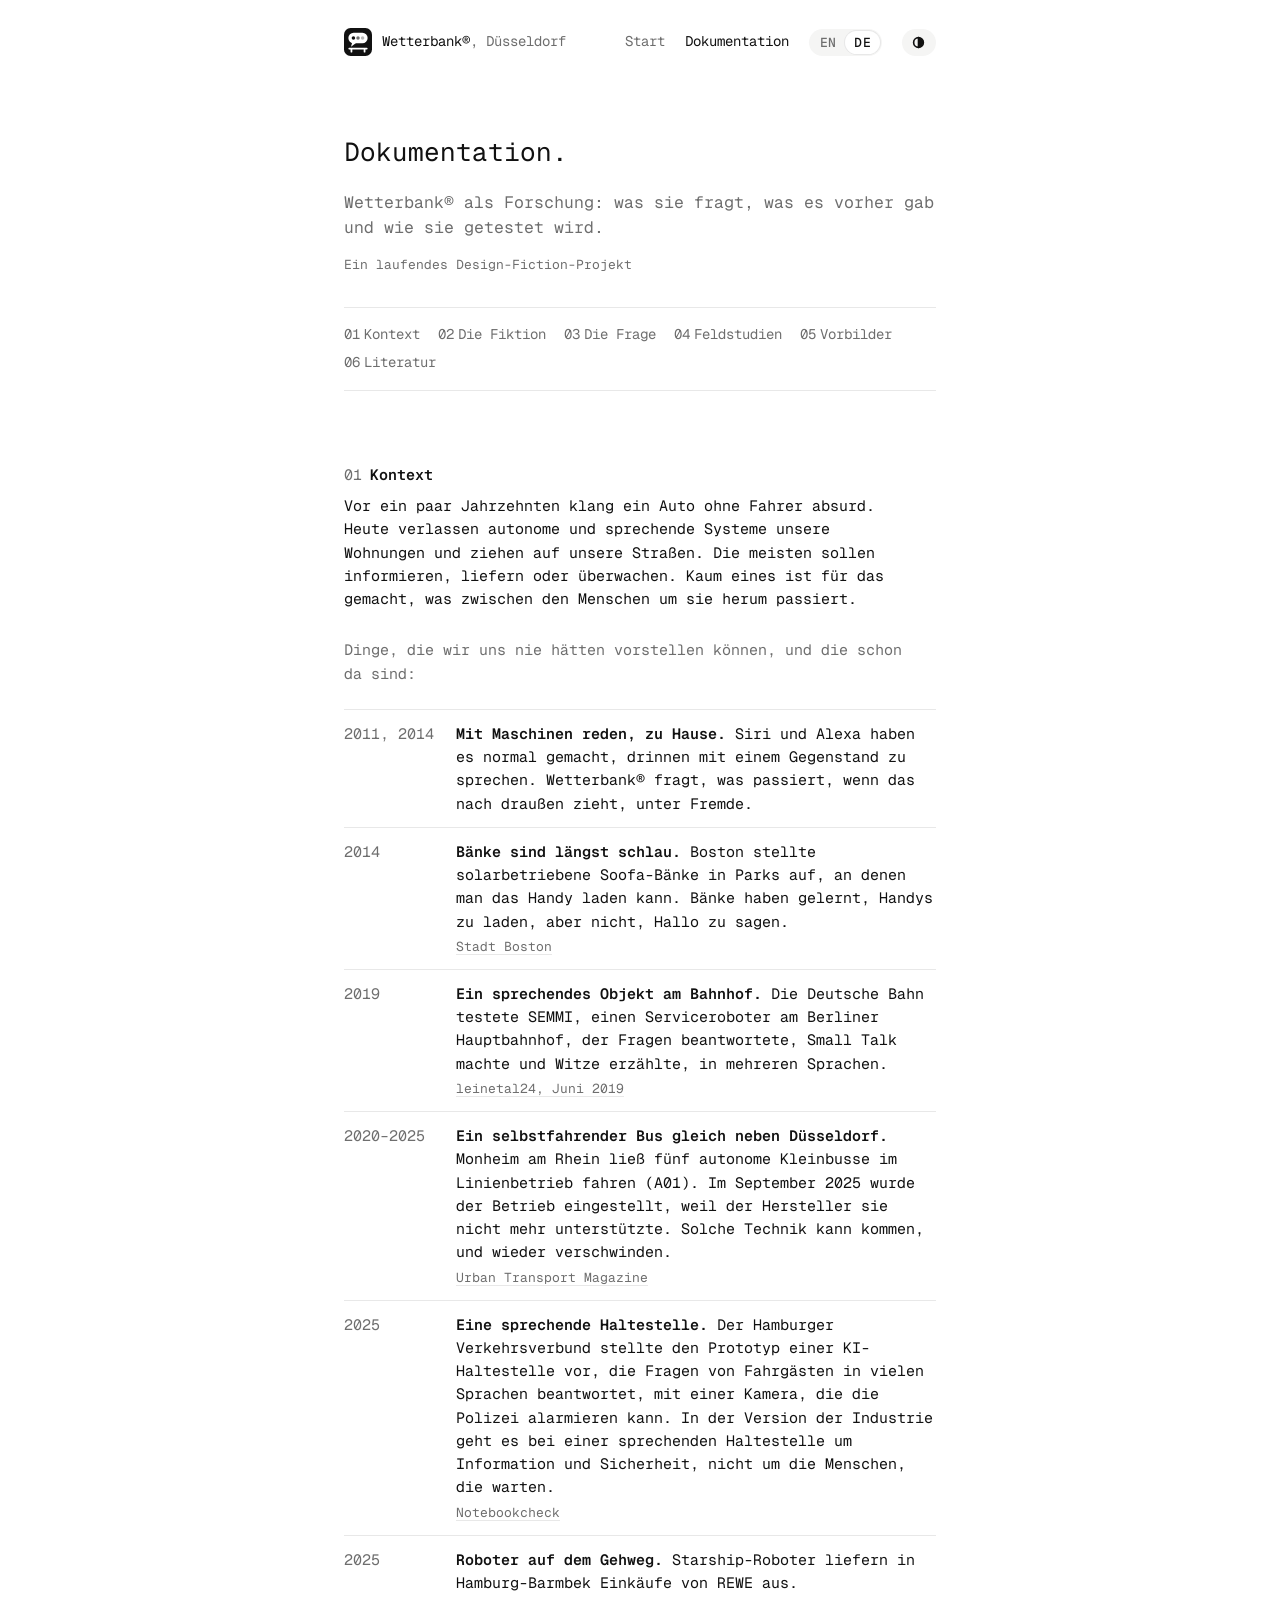
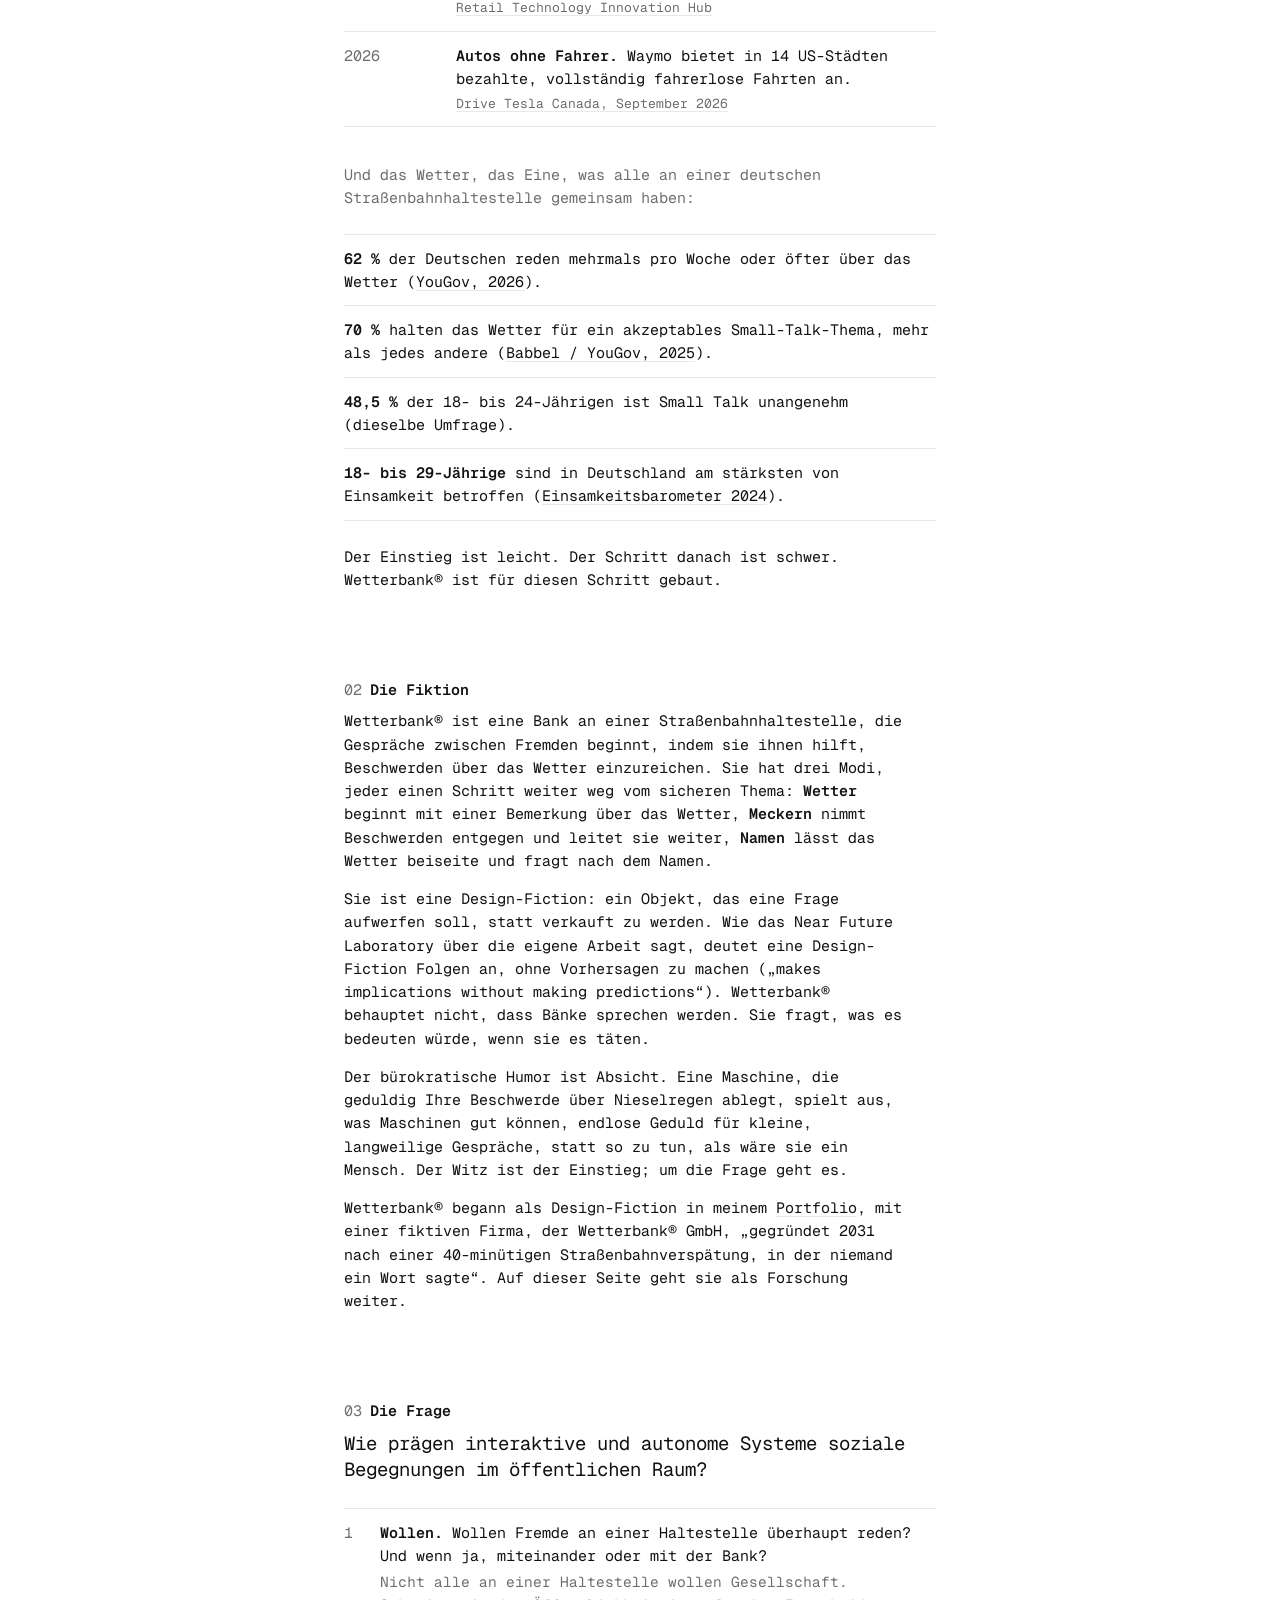
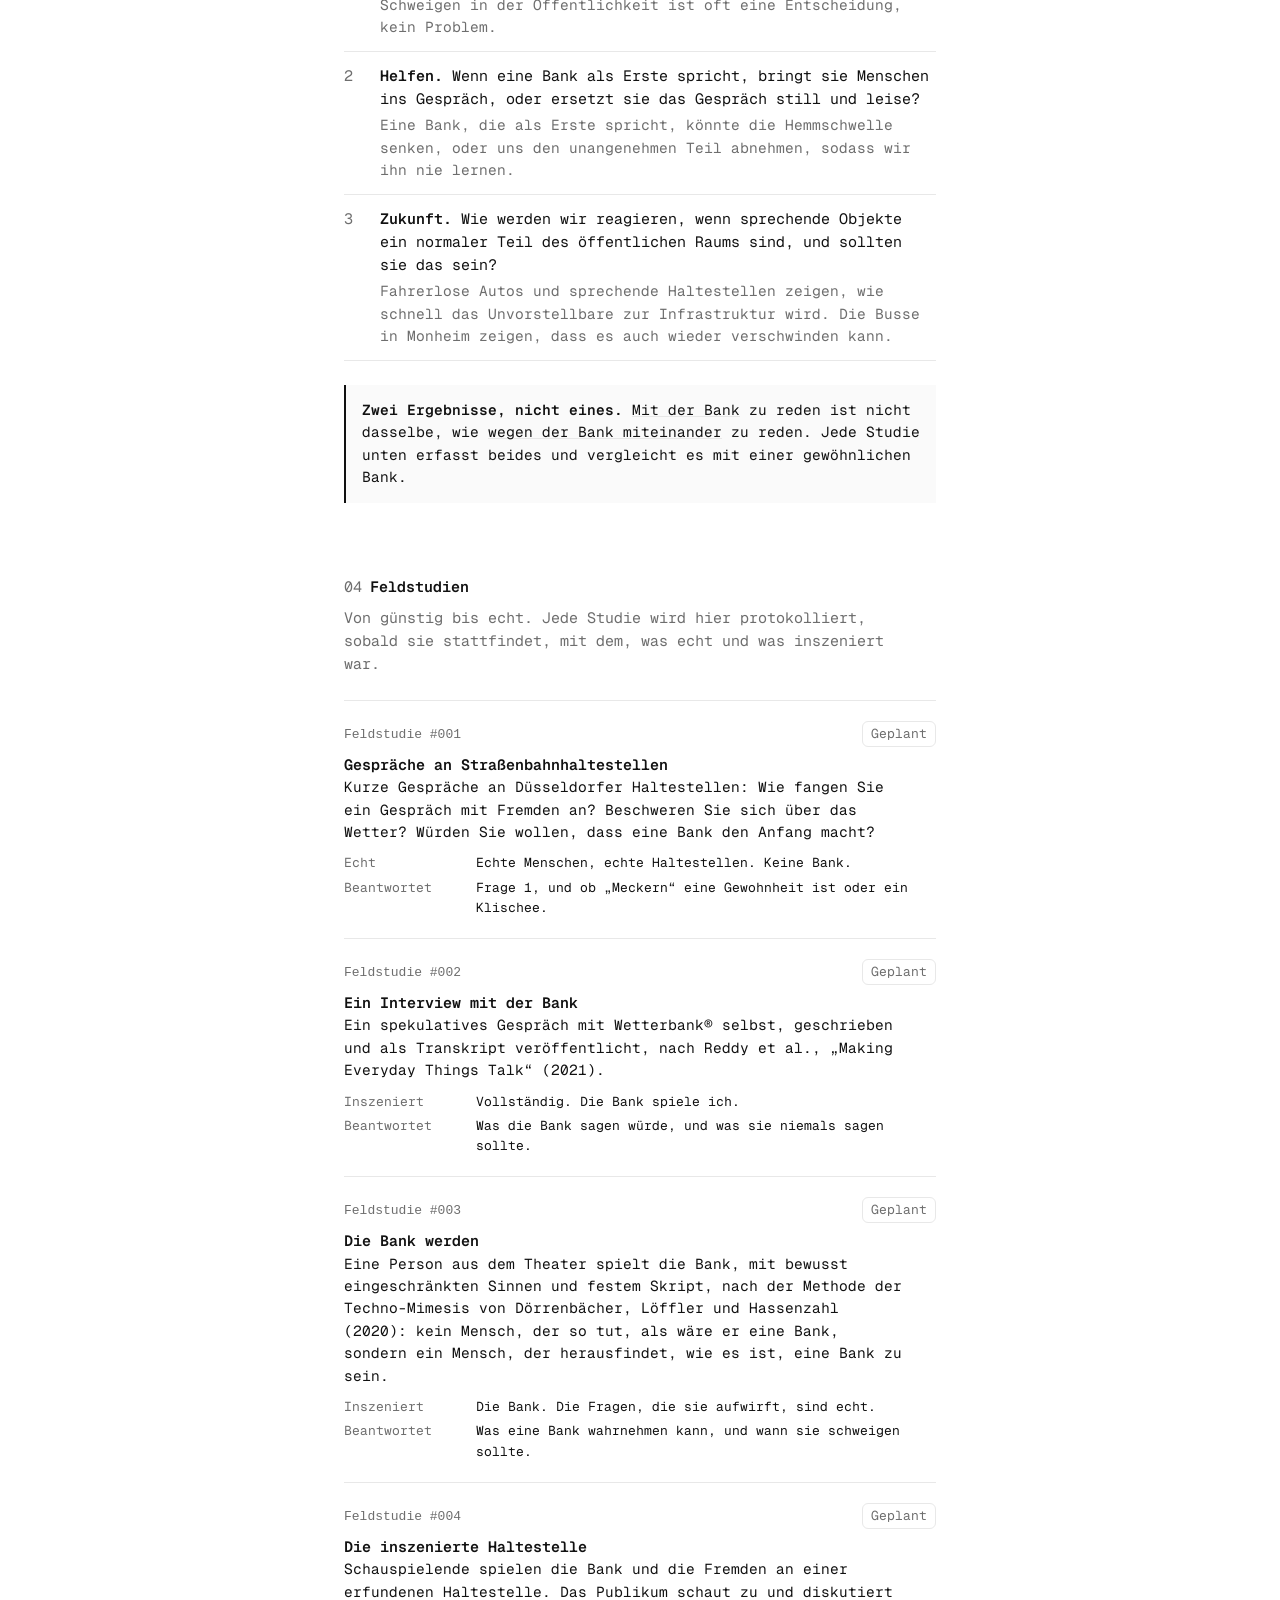
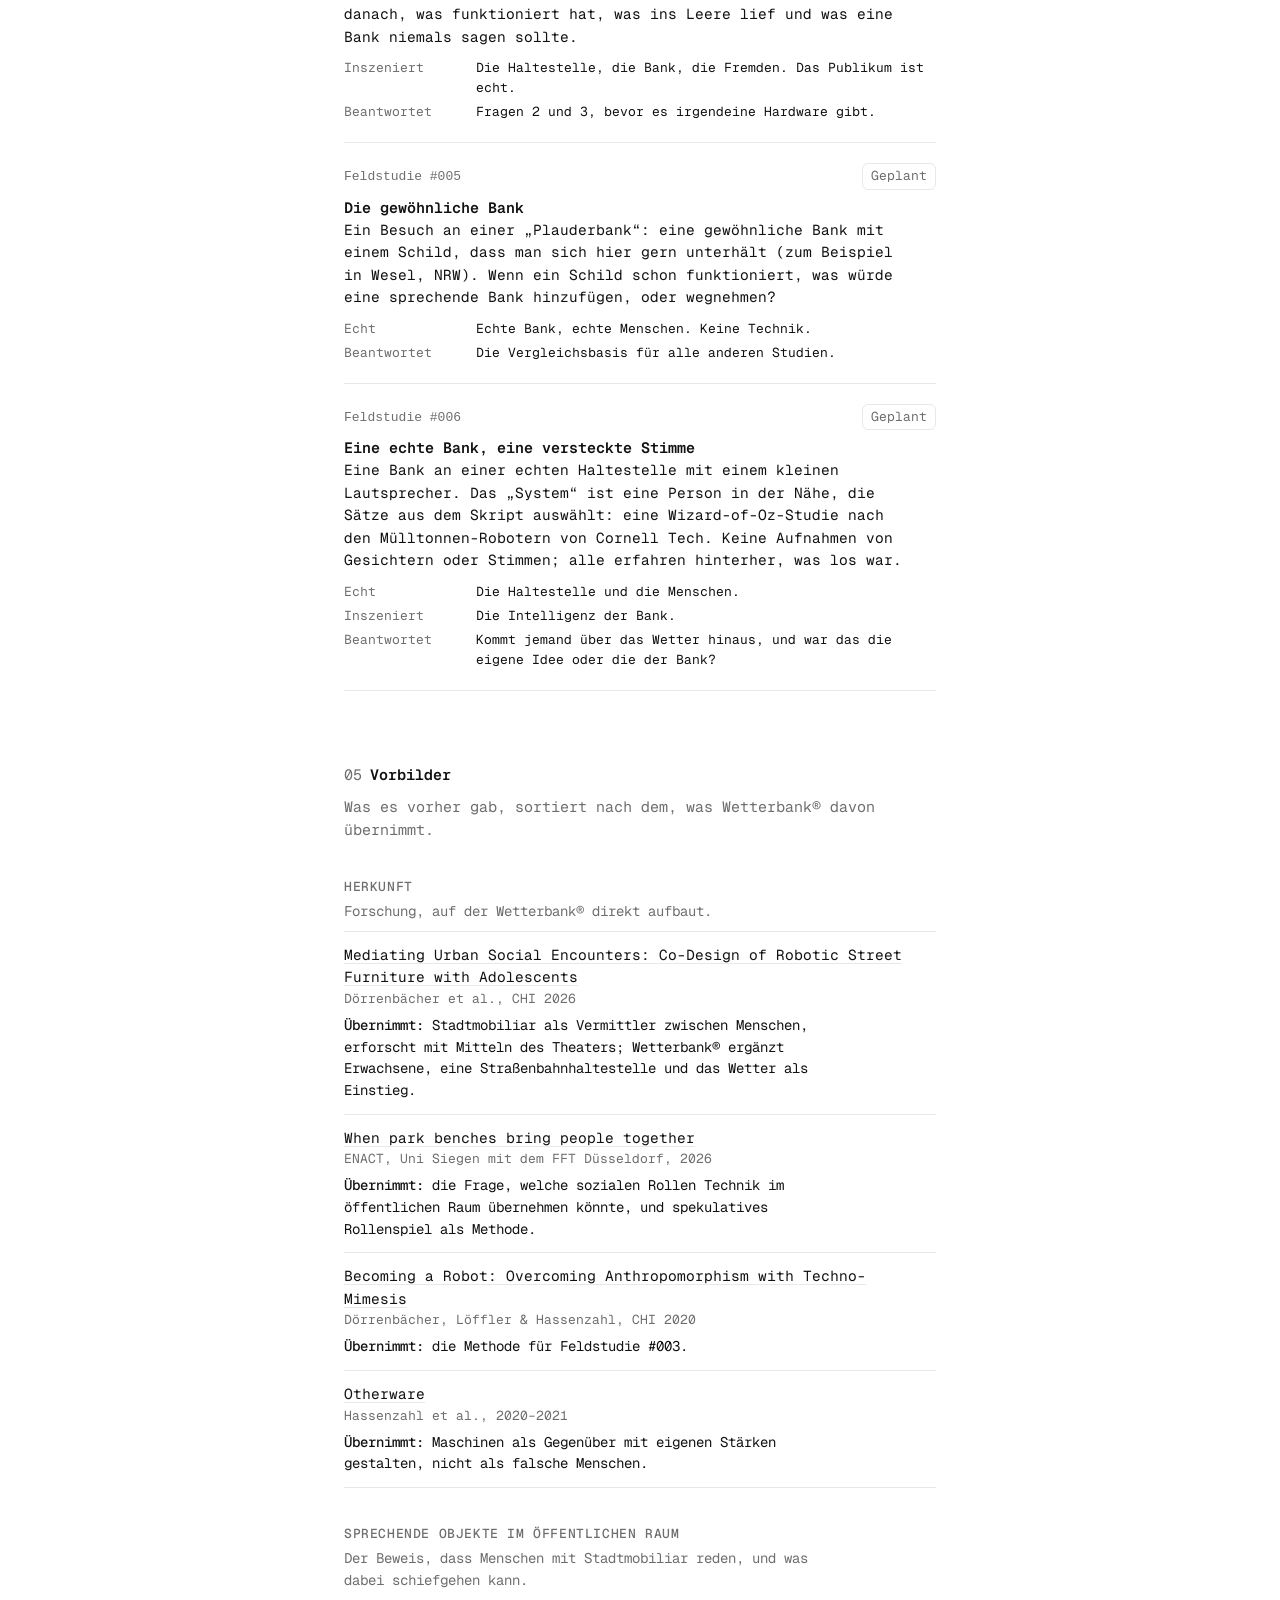
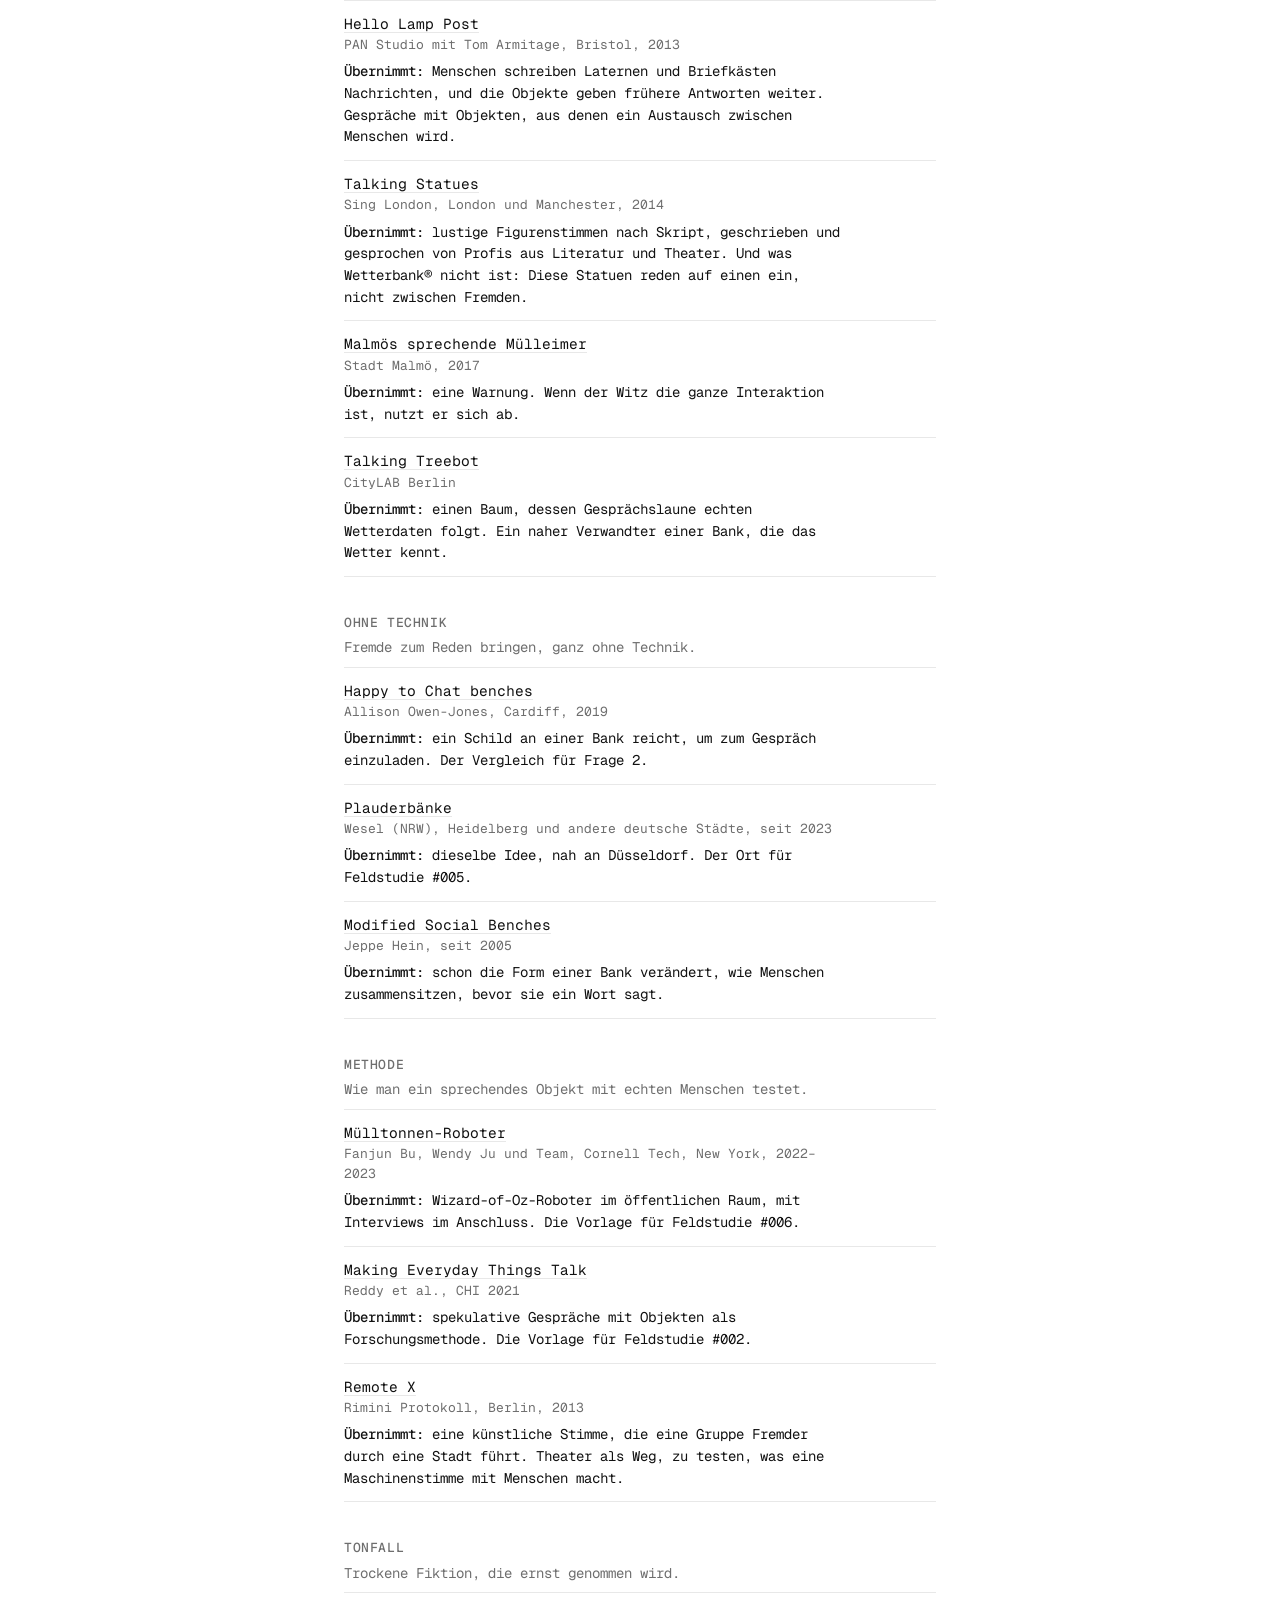
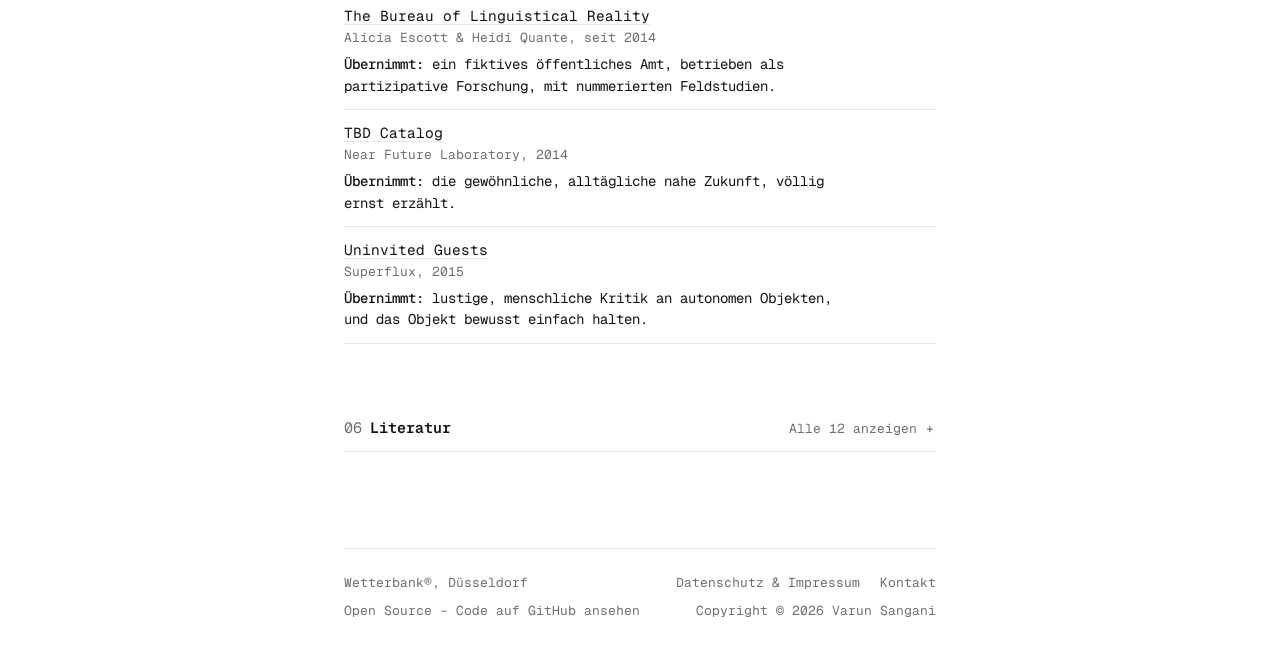
<file: de/documentation.html>
<!DOCTYPE html>
<html lang="de">
<head>
<meta charset="utf-8">
<link rel="preload" href="../fonts/GeistMono-Variable.woff2" as="font" type="font/woff2" crossorigin>
<script>try{var t=localStorage.getItem("wb-theme");if(/^(spring|summer|autumn|winter)$/.test(t))document.documentElement.setAttribute("data-theme",t)}catch(e){}</script>
<meta name="viewport" content="width=device-width, initial-scale=1.0">
<title>Dokumentation — Wetterbank®</title>
<meta name="description" content="Wetterbank® als Forschung: die Frage, der Kontext, Vorbilder und geplante Feldstudien.">
<meta name="theme-color" content="#ffffff" media="(prefers-color-scheme: light)">
<meta name="theme-color" content="#111111" media="(prefers-color-scheme: dark)">
<meta property="og:type" content="article">
<meta property="og:site_name" content="Wetterbank®">
<meta property="og:title" content="Wetterbank® — Dokumentation">
<meta property="og:description" content="Die Frage, der Kontext, Vorbilder und geplante Feldstudien.">
<meta property="og:locale" content="de_DE">
<meta property="og:image" content="https://va3uns.github.io/wetterbank/assets/og.png">
<link rel="canonical" href="https://va3uns.github.io/wetterbank/de/documentation.html">
<link rel="alternate" hreflang="en" href="https://va3uns.github.io/wetterbank/documentation.html">
<link rel="alternate" hreflang="de" href="https://va3uns.github.io/wetterbank/de/documentation.html">
<link rel="alternate" hreflang="x-default" href="https://va3uns.github.io/wetterbank/documentation.html">
<link rel="icon" type="image/svg+xml" href="../assets/icon.svg">
<link rel="apple-touch-icon" href="../assets/icon-180.png">
<link rel="stylesheet" href="../css/site.css">
<style>
.intro{padding:80px 0 0}
.updated{margin:16px 0 0}
.toc{display:flex;flex-wrap:wrap;gap:6px 18px;margin:32px 0 0;padding:16px 0;border-top:1px solid var(--line);border-bottom:1px solid var(--line);font-size:14px}
.toc a{text-decoration:none;color:var(--mute)}
.toc a:hover{color:var(--fg)}
.toc span{color:var(--mute);font-variant-numeric:tabular-nums;margin-right:4px}
section h2 .n{color:var(--mute);font-weight:400;margin-right:8px;font-variant-numeric:tabular-nums}
section p{max-width:62ch}
.ex li{display:grid;grid-template-columns:96px 1fr;gap:4px 16px}
.ex .y{color:var(--mute);font-variant-numeric:tabular-nums}
.ex p{margin:0}
.ex .src{font-size:13px;color:var(--mute);margin-top:4px}
@media (max-width:520px){.ex li{grid-template-columns:1fr;gap:2px}}
.big{font-size:19px;line-height:1.4;letter-spacing:0;margin:0 0 24px}
.subq{counter-reset:q}
.subq li{display:grid;grid-template-columns:28px 1fr;gap:8px}
.subq li::before{counter-increment:q;content:counter(q);color:var(--mute);font-variant-numeric:tabular-nums}
.subq p{margin:4px 0 0;color:var(--mute);font-size:14.5px}
.callout{margin:24px 0 0;padding:14px 16px;border-left:2px solid var(--fg);background:var(--soft);font-size:14.5px}
.callout p{margin:0}
.study{padding:20px 0;border-top:1px solid var(--line)}
.study:last-child{border-bottom:1px solid var(--line)}
.study .head{display:flex;flex-wrap:wrap;justify-content:space-between;gap:4px 16px;align-items:baseline;margin:0 0 6px}
.study .id{font-family:var(--mono);font-size:13px;color:var(--mute)}
.study h3{margin:0}
.study p{margin:0 0 8px;font-size:14.5px}
.study dl{display:grid;grid-template-columns:120px 1fr;gap:4px 12px;margin:10px 0 0;font-size:13px}
.study dt{color:var(--mute)}
.study dd{margin:0}
.status{font-size:13px;color:var(--mute);border:1px solid var(--line);border-radius:6px;padding:2px 8px}
@media (max-width:520px){.study dl{grid-template-columns:1fr}.study dt{margin-top:6px}}
.group{margin:36px 0 0}
.group h3{font-size:13px;letter-spacing:.6px;text-transform:uppercase;color:var(--mute);font-weight:500;margin:0 0 4px}
.group>p{font-size:14px;color:var(--mute);margin:0 0 8px}
.prec li p{margin:0;font-size:14.5px}
.prec .who{color:var(--mute);font-size:13px}
.prec .takes{margin-top:6px;font-size:14px}
.prec .takes strong{font-weight:500}
.refs li{font-size:14px;line-height:1.5}
.fold summary{display:flex;justify-content:space-between;align-items:baseline;gap:16px;cursor:pointer;list-style:none}
.fold summary::-webkit-details-marker{display:none}
.fold summary h2{margin:0}
.fold summary{padding:0 0 12px;border-bottom:1px solid var(--line)}
.fold[open] summary{border-bottom-color:transparent}
.fold-hint{font-size:13px;color:var(--mute);white-space:nowrap}
.fold-hint::after{content:"+";display:inline-block;width:1em;margin-left:6px;text-align:center}
.fold[open] .fold-hint::after{content:"\2212"}
.fold summary:hover .fold-hint{color:var(--fg)}
.fold .when-open,.fold[open] .when-closed{display:none}
.fold[open] .when-open{display:inline}
.fold .refs{margin-top:0}
.log li{display:grid;grid-template-columns:110px 1fr;gap:16px}
.log time{color:var(--mute);font-variant-numeric:tabular-nums}
.log p{margin:0}
@media (max-width:520px){.log li{grid-template-columns:1fr;gap:2px}}
</style>
<link rel="stylesheet" href="../css/themes.css">
</head>
<body>
<div class="page">

<header class="top">
  <a class="by" href="index.html"><svg class="logo" viewBox="0 0 64 64" aria-hidden="true"><rect width="64" height="64" rx="15"/><rect class="mk" x="10" y="11" width="44" height="24" rx="12"/><path class="mk" d="M19 32 16 43 29 33Z"/><g class="dt"><circle cx="21.5" cy="23" r="4"/><circle cx="32" cy="23" r="4"/><circle cx="42.5" cy="23" r="4"/></g><path class="ln" d="M12 47H52M17 47v7M47 47v7"/></svg><span>Wetterbank®<span class="where">, Düsseldorf</span></span></a>
  <nav aria-label="Seiten"><a href="index.html">Start</a><a href="documentation.html" aria-current="page">Dokumentation</a><span class="lang" role="group" aria-label="Sprache"><a href="../documentation.html" hreflang="en" lang="en" aria-label="English">EN</a><a href="documentation.html" hreflang="de" lang="de" aria-label="Deutsch" aria-current="true">DE</a></span><label class="theme"><svg viewBox="0 0 16 16" aria-hidden="true"><circle cx="8" cy="8" r="3"/><path d="M8 1.5v1.5M8 13v1.5M1.5 8H3M13 8h1.5M3.4 3.4l1 1M11.6 11.6l1 1M3.4 12.6l1-1M11.6 4.4l1-1"/></svg><span class="vh">Farbschema</span><select data-theme-picker aria-label="Farbschema" title="Farbschema"><option value="system">System</option><option value="spring">Frühling</option><option value="summer">Sommer</option><option value="autumn">Herbst</option><option value="winter">Winter</option></select></label></nav>
</header>

<main>
  <div class="intro">
    <h1>Dokumentation.</h1>
    <p class="lede">Wetterbank® als Forschung: was sie fragt, was es vorher gab und wie sie getestet wird.</p>
    <p class="small updated">Ein laufendes Design-Fiction-Projekt</p>
    <nav class="toc" aria-label="Inhalt">
      <a href="#context"><span>01</span>Kontext</a>
      <a href="#fiction"><span>02</span>Die Fiktion</a>
      <a href="#question"><span>03</span>Die Frage</a>
      <a href="#studies"><span>04</span>Feldstudien</a>
      <a href="#precedents"><span>05</span>Vorbilder</a>
      <a href="#references"><span>06</span>Literatur</a>
    </nav>
  </div>

  <section id="context" aria-labelledby="context-h">
    <h2 id="context-h"><span class="n">01</span>Kontext</h2>
    <p>Vor ein paar Jahrzehnten klang ein Auto ohne Fahrer absurd. Heute verlassen autonome und sprechende Systeme unsere Wohnungen und ziehen auf unsere Straßen. Die meisten sollen informieren, liefern oder überwachen. Kaum eines ist für das gemacht, was zwischen den Menschen um sie herum passiert.</p>
    <p class="sub" style="margin-top:28px">Dinge, die wir uns nie hätten vorstellen können, und die schon da sind:</p>
    <ul class="plain ex">
      <li><span class="y">2011, 2014</span><div><p><strong>Mit Maschinen reden, zu Hause.</strong> Siri und Alexa haben es normal gemacht, drinnen mit einem Gegenstand zu sprechen. Wetterbank® fragt, was passiert, wenn das nach draußen zieht, unter Fremde.</p></div></li>
      <li><span class="y">2014</span><div><p><strong>Bänke sind längst schlau.</strong> Boston stellte solarbetriebene Soofa-Bänke in Parks auf, an denen man das Handy laden kann. Bänke haben gelernt, Handys zu laden, aber nicht, Hallo zu sagen.</p><p class="src"><a href="https://www.boston.gov/departments/new-urban-mechanics/soofa" target="_blank" rel="noopener">Stadt Boston</a></p></div></li>
      <li><span class="y">2019</span><div><p><strong>Ein sprechendes Objekt am Bahnhof.</strong> Die Deutsche Bahn testete SEMMI, einen Serviceroboter am Berliner Hauptbahnhof, der Fragen beantwortete, Small Talk machte und Witze erzählte, in mehreren Sprachen.</p><p class="src"><a href="https://www.leinetal24.de/wirtschaft/deutsche-bahn-setzt-roboter-semmi-am-kunden-ein-erzaehlt-sogar-witze-zr-12389016.html" target="_blank" rel="noopener">leinetal24, Juni 2019</a></p></div></li>
      <li><span class="y">2020–2025</span><div><p><strong>Ein selbstfahrender Bus gleich neben Düsseldorf.</strong> Monheim am Rhein ließ fünf autonome Kleinbusse im Linienbetrieb fahren (A01). Im September 2025 wurde der Betrieb eingestellt, weil der Hersteller sie nicht mehr unterstützte. Solche Technik kann kommen, und wieder verschwinden.</p><p class="src"><a href="https://www.urban-transport-magazine.com/en/the-consequences-of-easymiles-withdrawal-suspension-of-autonomous-minibus-operations-in-monheim/" target="_blank" rel="noopener">Urban Transport Magazine</a></p></div></li>
      <li><span class="y">2025</span><div><p><strong>Eine sprechende Haltestelle.</strong> Der Hamburger Verkehrsverbund stellte den Prototyp einer KI-Haltestelle vor, die Fragen von Fahrgästen in vielen Sprachen beantwortet, mit einer Kamera, die die Polizei alarmieren kann. In der Version der Industrie geht es bei einer sprechenden Haltestelle um Information und Sicherheit, nicht um die Menschen, die warten.</p><p class="src"><a href="https://www.notebookcheck.com/Kuenstliche-Intelligenz-Wie-eine-sprechende-Haltestelle-Reisezentren-ersetzen-soll.1037469.0.html" target="_blank" rel="noopener">Notebookcheck</a></p></div></li>
      <li><span class="y">2025</span><div><p><strong>Roboter auf dem Gehweg.</strong> Starship-Roboter liefern in Hamburg-Barmbek Einkäufe von REWE aus.</p><p class="src"><a href="https://retailtechinnovationhub.com/category/robots/starship-technologies-delivery-robots-roll-into-germany-as-rewe-goes-live-in-streets-of-hamburg" target="_blank" rel="noopener">Retail Technology Innovation Hub</a></p></div></li>
      <li><span class="y">2026</span><div><p><strong>Autos ohne Fahrer.</strong> Waymo bietet in 14 US-Städten bezahlte, vollständig fahrerlose Fahrten an.</p><p class="src"><a href="https://driveteslacanada.ca/news/waymo-driverless-rides-denver-san-diego-tampa/" target="_blank" rel="noopener">Drive Tesla Canada, September 2026</a></p></div></li>
    </ul>
    <p class="sub" style="margin-top:36px">Und das Wetter, das Eine, was alle an einer deutschen Straßenbahnhaltestelle gemeinsam haben:</p>
    <ul class="plain">
      <li><strong>62 %</strong> der Deutschen reden mehrmals pro Woche oder öfter über das Wetter (<a href="https://yougov.com/de-de/aktuelle-ergebnisse/20260414-e9f72-2" target="_blank" rel="noopener">YouGov, 2026</a>).</li>
      <li><strong>70 %</strong> halten das Wetter für ein akzeptables Small-Talk-Thema, mehr als jedes andere (<a href="https://www.t-online.de/leben/aktuelles/id_100690286/small-talk-mit-diesen-themen-machen-sie-sich-unbeliebt-umfrage.html" target="_blank" rel="noopener">Babbel / YouGov, 2025</a>).</li>
      <li><strong>48,5 %</strong> der 18- bis 24-Jährigen ist Small Talk unangenehm (dieselbe Umfrage).</li>
      <li><strong>18- bis 29-Jährige</strong> sind in Deutschland am stärksten von Einsamkeit betroffen (<a href="https://www.bmbfsfj.bund.de/bmbfsfj/aktuelles/alle-meldungen/erstes-einsamkeitsbarometer-fuer-deutschland-veroeffentlicht-240202" target="_blank" rel="noopener">Einsamkeitsbarometer 2024</a>).</li>
    </ul>
    <p style="margin-top:24px">Der Einstieg ist leicht. Der Schritt danach ist schwer. Wetterbank® ist für diesen Schritt gebaut.</p>
  </section>

  <section id="fiction" aria-labelledby="fiction-h">
    <h2 id="fiction-h"><span class="n">02</span>Die Fiktion</h2>
    <p>Wetterbank® ist eine Bank an einer Straßenbahnhaltestelle, die Gespräche zwischen Fremden beginnt, indem sie ihnen hilft, Beschwerden über das Wetter einzureichen. Sie hat drei Modi, jeder einen Schritt weiter weg vom sicheren Thema: <strong>Wetter</strong> beginnt mit einer Bemerkung über das Wetter, <strong>Meckern</strong> nimmt Beschwerden entgegen und leitet sie weiter, <strong>Namen</strong> lässt das Wetter beiseite und fragt nach dem Namen.</p>
    <p>Sie ist eine Design-Fiction: ein Objekt, das eine Frage aufwerfen soll, statt verkauft zu werden. Wie das Near Future Laboratory über die eigene Arbeit sagt, deutet eine Design-Fiction Folgen an, ohne Vorhersagen zu machen („makes implications without making predictions“). Wetterbank® behauptet nicht, dass Bänke sprechen werden. Sie fragt, was es bedeuten würde, wenn sie es täten.</p>
    <p>Der bürokratische Humor ist Absicht. Eine Maschine, die geduldig Ihre Beschwerde über Nieselregen ablegt, spielt aus, was Maschinen gut können, endlose Geduld für kleine, langweilige Gespräche, statt so zu tun, als wäre sie ein Mensch. Der Witz ist der Einstieg; um die Frage geht es.</p>
    <p>Wetterbank® begann als Design-Fiction in meinem <a href="https://va3uns.github.io/rnd/#wetterbank">Portfolio</a>, mit einer fiktiven Firma, der Wetterbank® GmbH, „gegründet 2031 nach einer 40-minütigen Straßenbahnverspätung, in der niemand ein Wort sagte“. Auf dieser Seite geht sie als Forschung weiter.</p>
  </section>

  <section id="question" aria-labelledby="question-h">
    <h2 id="question-h"><span class="n">03</span>Die Frage</h2>
    <p class="big">Wie prägen interaktive und autonome Systeme soziale Begegnungen im öffentlichen Raum?</p>
    <ol class="plain subq">
      <li><div><strong>Wollen.</strong> Wollen Fremde an einer Haltestelle überhaupt reden? Und wenn ja, miteinander oder mit der Bank?<p>Nicht alle an einer Haltestelle wollen Gesellschaft. Schweigen in der Öffentlichkeit ist oft eine Entscheidung, kein Problem.</p></div></li>
      <li><div><strong>Helfen.</strong> Wenn eine Bank als Erste spricht, bringt sie Menschen ins Gespräch, oder ersetzt sie das Gespräch still und leise?<p>Eine Bank, die als Erste spricht, könnte die Hemmschwelle senken, oder uns den unangenehmen Teil abnehmen, sodass wir ihn nie lernen.</p></div></li>
      <li><div><strong>Zukunft.</strong> Wie werden wir reagieren, wenn sprechende Objekte ein normaler Teil des öffentlichen Raums sind, und sollten sie das sein?<p>Fahrerlose Autos und sprechende Haltestellen zeigen, wie schnell das Unvorstellbare zur Infrastruktur wird. Die Busse in Monheim zeigen, dass es auch wieder verschwinden kann.</p></div></li>
    </ol>
    <div class="callout"><p><strong>Zwei Ergebnisse, nicht eines.</strong> <em style="font-style:normal;text-decoration:underline;text-decoration-color:var(--line)">Mit der Bank</em> zu reden ist nicht dasselbe, wie <em style="font-style:normal;text-decoration:underline;text-decoration-color:var(--line)">wegen der Bank miteinander</em> zu reden. Jede Studie unten erfasst beides und vergleicht es mit einer gewöhnlichen Bank.</p></div>
  </section>

  <section id="studies" aria-labelledby="studies-h">
    <h2 id="studies-h"><span class="n">04</span>Feldstudien</h2>
    <p class="sub">Von günstig bis echt. Jede Studie wird hier protokolliert, sobald sie stattfindet, mit dem, was echt und was inszeniert war.</p>

    <article class="study">
      <div class="head"><span class="id">Feldstudie #001</span><span class="status">Geplant</span></div>
      <h3>Gespräche an Straßenbahnhaltestellen</h3>
      <p>Kurze Gespräche an Düsseldorfer Haltestellen: Wie fangen Sie ein Gespräch mit Fremden an? Beschweren Sie sich über das Wetter? Würden Sie wollen, dass eine Bank den Anfang macht?</p>
      <dl><dt>Echt</dt><dd>Echte Menschen, echte Haltestellen. Keine Bank.</dd><dt>Beantwortet</dt><dd>Frage 1, und ob „Meckern“ eine Gewohnheit ist oder ein Klischee.</dd></dl>
    </article>

    <article class="study">
      <div class="head"><span class="id">Feldstudie #002</span><span class="status">Geplant</span></div>
      <h3>Ein Interview mit der Bank</h3>
      <p>Ein spekulatives Gespräch mit Wetterbank® selbst, geschrieben und als Transkript veröffentlicht, nach Reddy et al., „Making Everyday Things Talk“ (2021).</p>
      <dl><dt>Inszeniert</dt><dd>Vollständig. Die Bank spiele ich.</dd><dt>Beantwortet</dt><dd>Was die Bank sagen würde, und was sie niemals sagen sollte.</dd></dl>
    </article>

    <article class="study">
      <div class="head"><span class="id">Feldstudie #003</span><span class="status">Geplant</span></div>
      <h3>Die Bank werden</h3>
      <p>Eine Person aus dem Theater spielt die Bank, mit bewusst eingeschränkten Sinnen und festem Skript, nach der Methode der Techno-Mimesis von Dörrenbächer, Löffler und Hassenzahl (2020): kein Mensch, der so tut, als wäre er eine Bank, sondern ein Mensch, der herausfindet, wie es ist, eine Bank zu sein.</p>
      <dl><dt>Inszeniert</dt><dd>Die Bank. Die Fragen, die sie aufwirft, sind echt.</dd><dt>Beantwortet</dt><dd>Was eine Bank wahrnehmen kann, und wann sie schweigen sollte.</dd></dl>
    </article>

    <article class="study">
      <div class="head"><span class="id">Feldstudie #004</span><span class="status">Geplant</span></div>
      <h3>Die inszenierte Haltestelle</h3>
      <p>Schauspielende spielen die Bank und die Fremden an einer erfundenen Haltestelle. Das Publikum schaut zu und diskutiert danach, was funktioniert hat, was ins Leere lief und was eine Bank niemals sagen sollte.</p>
      <dl><dt>Inszeniert</dt><dd>Die Haltestelle, die Bank, die Fremden. Das Publikum ist echt.</dd><dt>Beantwortet</dt><dd>Fragen 2 und 3, bevor es irgendeine Hardware gibt.</dd></dl>
    </article>

    <article class="study">
      <div class="head"><span class="id">Feldstudie #005</span><span class="status">Geplant</span></div>
      <h3>Die gewöhnliche Bank</h3>
      <p>Ein Besuch an einer „Plauderbank“: eine gewöhnliche Bank mit einem Schild, dass man sich hier gern unterhält (zum Beispiel in Wesel, NRW). Wenn ein Schild schon funktioniert, was würde eine sprechende Bank hinzufügen, oder wegnehmen?</p>
      <dl><dt>Echt</dt><dd>Echte Bank, echte Menschen. Keine Technik.</dd><dt>Beantwortet</dt><dd>Die Vergleichsbasis für alle anderen Studien.</dd></dl>
    </article>

    <article class="study">
      <div class="head"><span class="id">Feldstudie #006</span><span class="status">Geplant</span></div>
      <h3>Eine echte Bank, eine versteckte Stimme</h3>
      <p>Eine Bank an einer echten Haltestelle mit einem kleinen Lautsprecher. Das „System“ ist eine Person in der Nähe, die Sätze aus dem Skript auswählt: eine Wizard-of-Oz-Studie nach den Mülltonnen-Robotern von Cornell Tech. Keine Aufnahmen von Gesichtern oder Stimmen; alle erfahren hinterher, was los war.</p>
      <dl><dt>Echt</dt><dd>Die Haltestelle und die Menschen.</dd><dt>Inszeniert</dt><dd>Die Intelligenz der Bank.</dd><dt>Beantwortet</dt><dd>Kommt jemand über das Wetter hinaus, und war das die eigene Idee oder die der Bank?</dd></dl>
    </article>
  </section>

  <section id="precedents" aria-labelledby="precedents-h">
    <h2 id="precedents-h"><span class="n">05</span>Vorbilder</h2>
    <p class="sub">Was es vorher gab, sortiert nach dem, was Wetterbank® davon übernimmt.</p>

    <div class="group">
      <h3>Herkunft</h3>
      <p>Forschung, auf der Wetterbank® direkt aufbaut.</p>
      <ul class="plain prec">
        <li><p><a href="https://dl.acm.org/doi/full/10.1145/3772318.3791189" target="_blank" rel="noopener">Mediating Urban Social Encounters: Co-Design of Robotic Street Furniture with Adolescents</a></p><p class="who">Dörrenbächer et al., CHI 2026</p><p class="takes"><strong>Übernimmt:</strong> Stadtmobiliar als Vermittler zwischen Menschen, erforscht mit Mitteln des Theaters; Wetterbank® ergänzt Erwachsene, eine Straßenbahnhaltestelle und das Wetter als Einstieg.</p></li>
        <li><p><a href="https://www.volkswagenstiftung.de/en/news/news/when-park-benches-bring-people-together-rethinking-encounters-urban-spaces" target="_blank" rel="noopener">When park benches bring people together</a></p><p class="who">ENACT, Uni Siegen mit dem FFT Düsseldorf, 2026</p><p class="takes"><strong>Übernimmt:</strong> die Frage, welche sozialen Rollen Technik im öffentlichen Raum übernehmen könnte, und spekulatives Rollenspiel als Methode.</p></li>
        <li><p><a href="https://www.semanticscholar.org/paper/91236df6260019e8d354354f83aca6333f68d97c" target="_blank" rel="noopener">Becoming a Robot: Overcoming Anthropomorphism with Techno-Mimesis</a></p><p class="who">Dörrenbächer, Löffler &amp; Hassenzahl, CHI 2020</p><p class="takes"><strong>Übernimmt:</strong> die Methode für Feldstudie #003.</p></li>
        <li><p><a href="https://sites.google.com/view/otherware/home" target="_blank" rel="noopener">Otherware</a></p><p class="who">Hassenzahl et al., 2020–2021</p><p class="takes"><strong>Übernimmt:</strong> Maschinen als Gegenüber mit eigenen Stärken gestalten, nicht als falsche Menschen.</p></li>
      </ul>
    </div>

    <div class="group">
      <h3>Sprechende Objekte im öffentlichen Raum</h3>
      <p>Der Beweis, dass Menschen mit Stadtmobiliar reden, und was dabei schiefgehen kann.</p>
      <ul class="plain prec">
        <li><p><a href="https://panstudio.co.uk/project/hello-lamp-post/" target="_blank" rel="noopener">Hello Lamp Post</a></p><p class="who">PAN Studio mit Tom Armitage, Bristol, 2013</p><p class="takes"><strong>Übernimmt:</strong> Menschen schreiben Laternen und Briefkästen Nachrichten, und die Objekte geben frühere Antworten weiter. Gespräche mit Objekten, aus denen ein Austausch zwischen Menschen wird.</p></li>
        <li><p><a href="https://london.sciencegallery.com/mouthy-exhibits/talking-statues" target="_blank" rel="noopener">Talking Statues</a></p><p class="who">Sing London, London und Manchester, 2014</p><p class="takes"><strong>Übernimmt:</strong> lustige Figurenstimmen nach Skript, geschrieben und gesprochen von Profis aus Literatur und Theater. Und was Wetterbank® nicht ist: Diese Statuen reden auf einen ein, nicht zwischen Fremden.</p></li>
        <li><p><a href="https://www.cnn.com/travel/article/sexy-trash-cans-malmo-sweden-rubbish-intl-scli/index.html" target="_blank" rel="noopener">Malmös sprechende Mülleimer</a></p><p class="who">Stadt Malmö, 2017</p><p class="takes"><strong>Übernimmt:</strong> eine Warnung. Wenn der Witz die ganze Interaktion ist, nutzt er sich ab.</p></li>
        <li><p><a href="https://citylab-berlin.org/projekte/talking-treebot/" target="_blank" rel="noopener">Talking Treebot</a></p><p class="who">CityLAB Berlin</p><p class="takes"><strong>Übernimmt:</strong> einen Baum, dessen Gesprächslaune echten Wetterdaten folgt. Ein naher Verwandter einer Bank, die das Wetter kennt.</p></li>
      </ul>
    </div>

    <div class="group">
      <h3>Ohne Technik</h3>
      <p>Fremde zum Reden bringen, ganz ohne Technik.</p>
      <ul class="plain prec">
        <li><p><a href="https://www.ucl.ac.uk/astrea/happy-chat-benches/project-bench" target="_blank" rel="noopener">Happy to Chat benches</a></p><p class="who">Allison Owen-Jones, Cardiff, 2019</p><p class="takes"><strong>Übernimmt:</strong> ein Schild an einer Bank reicht, um zum Gespräch einzuladen. Der Vergleich für Frage 2.</p></li>
        <li><p><a href="https://www.wesel.de/rathaus-online/aktuelles/plauderbaenke-wesel" target="_blank" rel="noopener">Plauderbänke</a></p><p class="who">Wesel (NRW), Heidelberg und andere deutsche Städte, seit 2023</p><p class="takes"><strong>Übernimmt:</strong> dieselbe Idee, nah an Düsseldorf. Der Ort für Feldstudie #005.</p></li>
        <li><p><a href="https://www.koeniggalerie.com/blogs/public-projects/jeppe-hein-modified-social-benches-forum" target="_blank" rel="noopener">Modified Social Benches</a></p><p class="who">Jeppe Hein, seit 2005</p><p class="takes"><strong>Übernimmt:</strong> schon die Form einer Bank verändert, wie Menschen zusammensitzen, bevor sie ein Wort sagt.</p></li>
      </ul>
    </div>

    <div class="group">
      <h3>Methode</h3>
      <p>Wie man ein sprechendes Objekt mit echten Menschen testet.</p>
      <ul class="plain prec">
        <li><p><a href="https://news.cornell.edu/stories/2023/04/almost-everyone-likes-helpful-trash-robot" target="_blank" rel="noopener">Mülltonnen-Roboter</a></p><p class="who">Fanjun Bu, Wendy Ju und Team, Cornell Tech, New York, 2022–2023</p><p class="takes"><strong>Übernimmt:</strong> Wizard-of-Oz-Roboter im öffentlichen Raum, mit Interviews im Anschluss. Die Vorlage für Feldstudie #006.</p></li>
        <li><p><a href="https://research.tue.nl/en/publications/making-everyday-things-talk-speculative-conversations-into-the-fu/" target="_blank" rel="noopener">Making Everyday Things Talk</a></p><p class="who">Reddy et al., CHI 2021</p><p class="takes"><strong>Übernimmt:</strong> spekulative Gespräche mit Objekten als Forschungsmethode. Die Vorlage für Feldstudie #002.</p></li>
        <li><p><a href="https://www.rimini-protokoll.de/website/media/remotex/REMOTE%20X.pdf" target="_blank" rel="noopener">Remote X</a></p><p class="who">Rimini Protokoll, Berlin, 2013</p><p class="takes"><strong>Übernimmt:</strong> eine künstliche Stimme, die eine Gruppe Fremder durch eine Stadt führt. Theater als Weg, zu testen, was eine Maschinenstimme mit Menschen macht.</p></li>
      </ul>
    </div>

    <div class="group">
      <h3>Tonfall</h3>
      <p>Trockene Fiktion, die ernst genommen wird.</p>
      <ul class="plain prec">
        <li><p><a href="https://bureauoflinguisticalreality.com/" target="_blank" rel="noopener">The Bureau of Linguistical Reality</a></p><p class="who">Alicia Escott &amp; Heidi Quante, seit 2014</p><p class="takes"><strong>Übernimmt:</strong> ein fiktives öffentliches Amt, betrieben als partizipative Forschung, mit nummerierten Feldstudien.</p></li>
        <li><p><a href="https://tbdcatalog.com/" target="_blank" rel="noopener">TBD Catalog</a></p><p class="who">Near Future Laboratory, 2014</p><p class="takes"><strong>Übernimmt:</strong> die gewöhnliche, alltägliche nahe Zukunft, völlig ernst erzählt.</p></li>
        <li><p><a href="https://superflux.in/index.php/work/uninvited-guests/" target="_blank" rel="noopener">Uninvited Guests</a></p><p class="who">Superflux, 2015</p><p class="takes"><strong>Übernimmt:</strong> lustige, menschliche Kritik an autonomen Objekten, und das Objekt bewusst einfach halten.</p></li>
      </ul>
    </div>
  </section>


  <section id="references" aria-labelledby="ref-h">
    <details class="fold" id="refs">
      <summary><h2 id="ref-h"><span class="n">06</span>Literatur</h2><span class="fold-hint"><span class="when-closed">Alle 12 anzeigen</span><span class="when-open">Ausblenden</span></span></summary>
      <ul class="plain refs">
        <li>Brignull, H. &amp; Rogers, Y. (2003). Enticing people to interact with large public displays in public spaces. INTERACT 2003.</li>
        <li>Bu, F., Bremers, A., Colley, M. &amp; Ju, W. (2024). Field notes on deploying research robots in public spaces. <a href="https://arxiv.org/abs/2404.18375" target="_blank" rel="noopener">arXiv:2404.18375</a>.</li>
        <li>Bu, F., Fischer, K. &amp; Ju, W. (2025). Making sense of robots in public spaces: A study of trash barrel robots. <a href="https://arxiv.org/abs/2504.01121" target="_blank" rel="noopener">arXiv:2504.01121</a>.</li>
        <li>Dörrenbächer, J., Löffler, D. &amp; Hassenzahl, M. (2020). Becoming a robot: Overcoming anthropomorphism with techno-mimesis. CHI ’20.</li>
        <li>Dörrenbächer, J. et al. (2026). Mediating urban social encounters: Co-design of robotic street furniture with adolescents. CHI ’26. <a href="https://dl.acm.org/doi/full/10.1145/3772318.3791189" target="_blank" rel="noopener">doi:10.1145/3772318.3791189</a>.</li>
        <li>Dunne, A. &amp; Raby, F. (2013). Speculative Everything. MIT Press.</li>
        <li>Epley, N. &amp; Schroeder, J. (2014). Mistakenly seeking solitude. Journal of Experimental Psychology: General, 143(5).</li>
        <li>Giaccardi, E. &amp; Redström, J. (2020). Technology and more-than-human design. Design Issues, 36(4), 33–44.</li>
        <li>Goffman, E. (1963). Behavior in Public Places. Free Press.</li>
        <li>Hassenzahl, M., Borchers, J., Boll, S., Rosenthal-von der Pütten, A. &amp; Wulf, V. (2021). Otherware: How to best interact with autonomous systems. ACM Interactions, 28(1).</li>
        <li>Reddy, A. et al. (2021). Making everyday things talk: Speculative conversations into the future of voice interfaces at home. CHI EA ’21.</li>
        <li>Whyte, W. H. (1980). The Social Life of Small Urban Spaces. Conservation Foundation.</li>
      </ul>
    </details>
  </section>
</main>

<footer>
  <span class="f-name">Wetterbank®, Düsseldorf</span>
  <span class="f-links"><a href="privacy.html">Datenschutz &amp; Impressum</a><a href="mailto:varuns@ik.me?subject=Wetterbank">Kontakt</a></span>
  <a class="f-src" href="https://github.com/va3uns/wetterbank" target="_blank" rel="noopener">Open Source – Code auf GitHub ansehen</a>
  <span class="f-copy">Copyright © <span data-year>2026</span> Varun Sangani</span>
  <script>document.querySelectorAll("[data-year]").forEach(function (e) { e.textContent = new Date().getFullYear(); });</script>
</footer>

</div>
<script>
/* Open every page at the top. Inside an embedding frame the outer page can keep the old scroll position, so ask it to show this page from the start. */
(function () {
  if (location.hash) return;
  function top() {
    window.scrollTo(0, 0);
    if (window.top !== window) { try { document.body.scrollIntoView({ block: "start" }); } catch (e) {} }
  }
  top();
  window.addEventListener("load", function () { top(); setTimeout(top, 60); });
})();
</script>
<script src="../js/theme.js" defer></script>
</body>
</html>
</file>
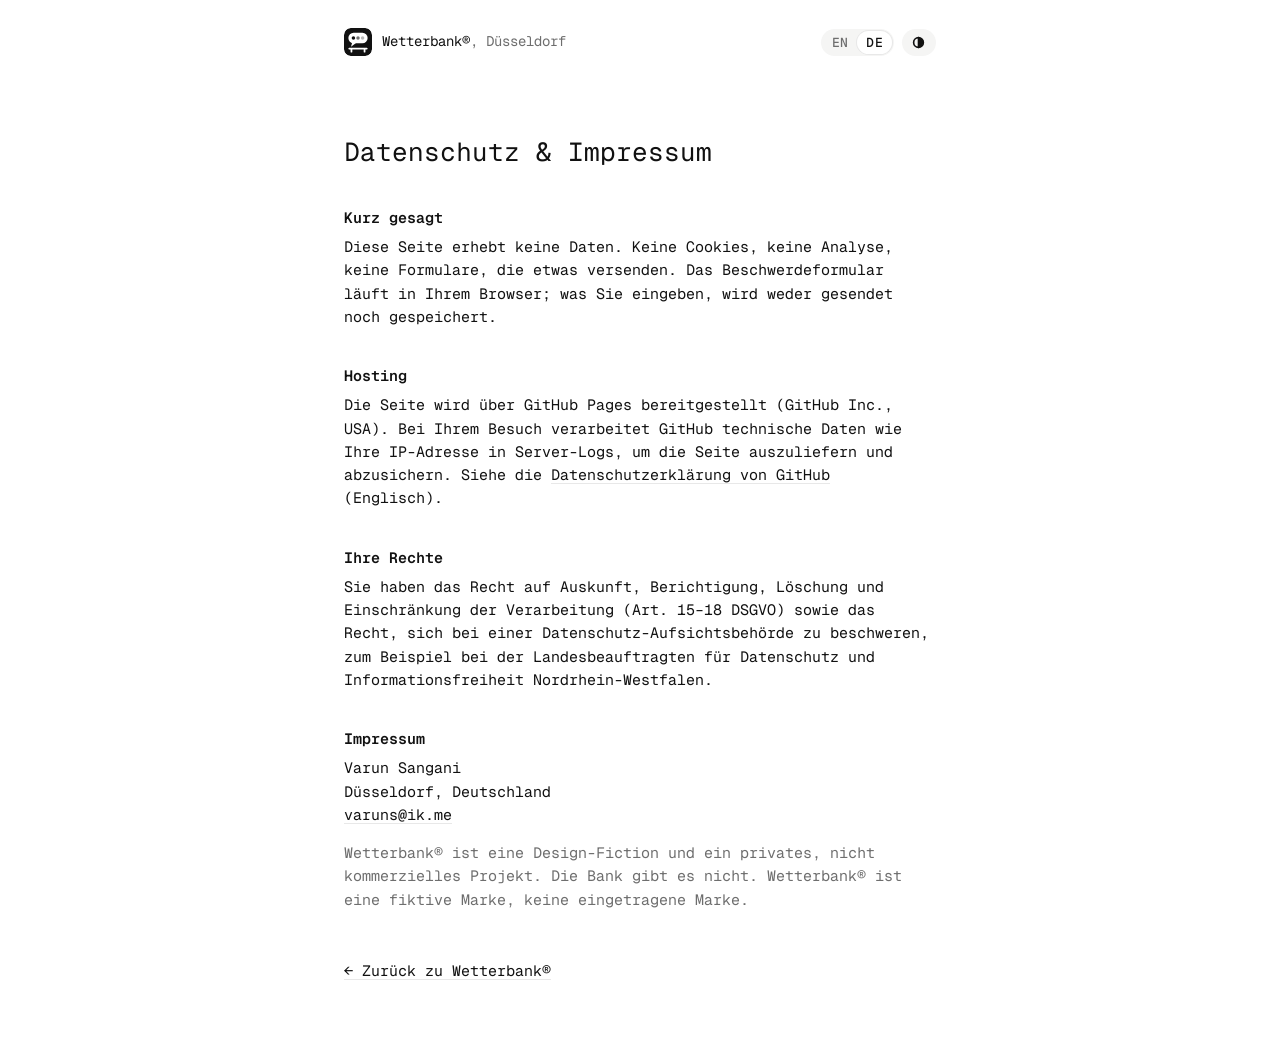
<file: de/privacy.html>
<!DOCTYPE html>
<html lang="de">
<head>
<meta charset="utf-8">
<link rel="preload" href="../fonts/GeistMono-Variable.woff2" as="font" type="font/woff2" crossorigin>
<script>try{var t=localStorage.getItem("wb-theme");if(/^(spring|summer|autumn|winter)$/.test(t))document.documentElement.setAttribute("data-theme",t)}catch(e){}</script>
<meta name="viewport" content="width=device-width, initial-scale=1.0">
<title>Datenschutz &amp; Impressum · Wetterbank®</title>
<meta name="robots" content="noindex">
<link rel="alternate" hreflang="en" href="https://va3uns.github.io/wetterbank/privacy.html">
<link rel="alternate" hreflang="de" href="https://va3uns.github.io/wetterbank/de/privacy.html">
<link rel="icon" type="image/svg+xml" href="../assets/icon.svg">
<style>
:root{--bg:#fff;--fg:#111;--mute:#6e6e6e;--line:#e8e8e8;--panel:#f5f5f4;--font:"Geist Mono",ui-monospace,"SF Mono",Menlo,Consolas,"Liberation Mono",monospace;color-scheme:light dark}
@media (prefers-color-scheme:dark){:root{--bg:#111;--fg:#ededed;--mute:#9a9a9a;--line:#262626;--panel:#1a1a1a}.by img{filter:invert(1)}}
*{box-sizing:border-box}body{margin:0;background:var(--bg);color:var(--fg);font:400 15px/1.55 var(--font);-webkit-font-smoothing:antialiased}
.page{max-width:640px;margin:0 auto;padding:28px 24px 64px}
a{color:inherit;text-decoration:underline;text-decoration-color:var(--line);text-underline-offset:3px}a:hover{text-decoration-color:currentColor}
.by{display:inline-flex;align-items:center;gap:10px;text-decoration:none;font-size:14px}.by img{width:28px;height:28px;border-radius:7px}.by .where{color:var(--mute)}
h1{font-size:26px;font-weight:400;letter-spacing:0;line-height:1.3;margin:80px 0 24px}
h2{font-size:15px;font-weight:600;margin:36px 0 6px}p{margin:0 0 1em}.mute{color:var(--mute)}
.hd{display:flex;flex-wrap:wrap;align-items:center;justify-content:space-between;gap:12px}.hd-r{display:flex;gap:8px;align-items:center}.vh{position:absolute;width:1px;height:1px;overflow:hidden;clip:rect(0 0 0 0)}.lang{display:inline-flex;padding:2px;border-radius:999px;background:var(--panel);font-size:13px;font-weight:500;line-height:1}.lang a{padding:5px 9px;border-radius:999px;color:var(--mute);text-decoration:none;letter-spacing:.3px}.lang a:hover{color:var(--fg)}.lang a[aria-current="true"]{background:var(--bg);color:var(--fg);box-shadow:0 0 0 1px var(--line)}
</style>
<link rel="stylesheet" href="../css/themes.css">
</head>
<body>
<div class="page">
  <div class="hd"><a class="by" href="index.html"><img src="../assets/icon.svg" alt="" width="28" height="28"><span>Wetterbank®<span class="where">, Düsseldorf</span></span></a><span class="hd-r"><span class="lang" role="group" aria-label="Sprache"><a href="../privacy.html" hreflang="en" lang="en" aria-label="English">EN</a><a href="privacy.html" hreflang="de" lang="de" aria-label="Deutsch" aria-current="true">DE</a></span><label class="theme"><svg viewBox="0 0 16 16" aria-hidden="true"><circle cx="8" cy="8" r="3"/><path d="M8 1.5v1.5M8 13v1.5M1.5 8H3M13 8h1.5M3.4 3.4l1 1M11.6 11.6l1 1M3.4 12.6l1-1M11.6 4.4l1-1"/></svg><span class="vh">Farbschema</span><select data-theme-picker aria-label="Farbschema" title="Farbschema"><option value="system">System</option><option value="spring">Frühling</option><option value="summer">Sommer</option><option value="autumn">Herbst</option><option value="winter">Winter</option></select></label></span></div>
  <h1>Datenschutz &amp; Impressum</h1>

  <h2>Kurz gesagt</h2>
  <p>Diese Seite erhebt keine Daten. Keine Cookies, keine Analyse, keine Formulare, die etwas versenden. Das Beschwerdeformular läuft in Ihrem Browser; was Sie eingeben, wird weder gesendet noch gespeichert.</p>

  <h2>Hosting</h2>
  <p>Die Seite wird über GitHub Pages bereitgestellt (GitHub Inc., USA). Bei Ihrem Besuch verarbeitet GitHub technische Daten wie Ihre IP-Adresse in Server-Logs, um die Seite auszuliefern und abzusichern. Siehe die <a href="https://docs.github.com/en/site-policy/privacy-policies/github-general-privacy-statement" target="_blank" rel="noopener">Datenschutzerklärung von GitHub</a> (Englisch).</p>

  <h2>Ihre Rechte</h2>
  <p>Sie haben das Recht auf Auskunft, Berichtigung, Löschung und Einschränkung der Verarbeitung (Art. 15–18 DSGVO) sowie das Recht, sich bei einer Datenschutz-Aufsichtsbehörde zu beschweren, zum Beispiel bei der Landesbeauftragten für Datenschutz und Informationsfreiheit Nordrhein-Westfalen.</p>

  <h2>Impressum</h2>
  <p>Varun Sangani<br>Düsseldorf, Deutschland<br><a href="mailto:varuns@ik.me?subject=Wetterbank">varuns@ik.me</a></p>
  <p class="mute">Wetterbank® ist eine Design-Fiction und ein privates, nicht kommerzielles Projekt. Die Bank gibt es nicht. Wetterbank® ist eine fiktive Marke, keine eingetragene Marke.</p>

  <p style="margin-top:48px"><a href="index.html">← Zurück zu Wetterbank®</a></p>
</div>
<script>
/* Open every page at the top. Inside an embedding frame the outer page can keep the old scroll position, so ask it to show this page from the start. */
(function () {
  if (location.hash) return;
  function top() {
    window.scrollTo(0, 0);
    if (window.top !== window) { try { document.body.scrollIntoView({ block: "start" }); } catch (e) {} }
  }
  top();
  window.addEventListener("load", function () { top(); setTimeout(top, 60); });
})();
</script>
<script src="../js/theme.js" defer></script>
</body>
</html>
</file>
<file: css/site.css>
/* Wetterbank · one quiet stylesheet for every page. */
:root{
  --bg:#ffffff; --fg:#111111; --mute:#6e6e6e; --line:#e8e8e8; --panel:#f5f5f4; --soft:#fafafa;
  --btn:#111111; --btn-fg:#ffffff; --accent:#e2694f;
  --font:"Geist Mono",ui-monospace,"SF Mono",Menlo,Consolas,"Liberation Mono",monospace;
  --mono:ui-monospace,"SF Mono",Menlo,Consolas,monospace;
  color-scheme:light dark;
}
@media (prefers-color-scheme:dark){
  :root{--bg:#111111;--fg:#ededed;--mute:#9a9a9a;--line:#262626;--panel:#1a1a1a;--soft:#161616;--btn:#ededed;--btn-fg:#111111}
}
*,*::before,*::after{box-sizing:border-box}
html{-webkit-text-size-adjust:100%;scroll-padding-top:24px}
body{margin:0;background:var(--bg);color:var(--fg);font:400 15px/1.55 var(--font);-webkit-font-smoothing:antialiased}
a{color:inherit;text-decoration:underline;text-decoration-color:var(--line);text-underline-offset:3px;text-decoration-thickness:1px}
a:hover{text-decoration-color:currentColor}
:focus-visible{outline:2px solid var(--fg);outline-offset:3px;border-radius:4px}
strong{font-weight:600}
p{margin:0 0 1em}
img,svg{display:block}
.page{max-width:640px;margin:0 auto;padding:0 24px}

/* Header */
.top{display:flex;flex-wrap:wrap;align-items:center;justify-content:space-between;gap:12px 24px;padding:28px 0 0;font-size:14px}
.by{display:flex;align-items:center;gap:10px;text-decoration:none;color:var(--fg)}
.by .logo{width:28px;height:28px}
.by .where{color:var(--mute)}
.top nav{display:flex;flex-wrap:wrap;align-items:center;gap:10px 20px}
.top nav a{text-decoration:none;color:var(--mute)}
.top nav a:hover,.top nav a[aria-current="page"]{color:var(--fg)}
/* Language switch: a small two-way pill, same family as the Live badge */
.lang{display:inline-flex;padding:2px;border-radius:999px;background:var(--panel);font-size:13px;font-weight:500;line-height:1}
.lang a,.top nav .lang a{padding:5px 9px;border-radius:999px;color:var(--mute);text-decoration:none;letter-spacing:.3px}
.lang a:hover,.top nav .lang a:hover{color:var(--fg)}
.lang a[aria-current="true"],.top nav .lang a[aria-current="true"]{background:var(--bg);color:var(--fg);box-shadow:0 0 0 1px var(--line)}
.logo rect{fill:var(--fg)}
.logo .mk{fill:var(--bg)}
.logo .dt{fill:var(--fg)}
/* Still frame of the typing dots: the first is speaking, the others follow */
.logo .dt circle:nth-child(2){opacity:.6}
.logo .dt circle:nth-child(3){opacity:.3}
.logo .ln{fill:none;stroke:var(--bg);stroke-width:4;stroke-linecap:round}

/* Type */
h1{font-size:26px;line-height:1.3;font-weight:400;letter-spacing:0;margin:0 0 20px}
h1 strong{font-weight:600}
h2{font-size:15px;font-weight:600;margin:0 0 8px}
h3{font-size:15px;font-weight:600;margin:0 0 4px}
.lede{font-size:16.5px;line-height:1.5;color:var(--mute);margin:0}
.sub{color:var(--mute);margin:0 0 24px}
.small{font-size:13px;color:var(--mute)}
.mute{color:var(--mute)}
section{padding:72px 0 0}
@media (max-width:520px){h1{font-size:22px}.top nav{gap:16px}}

/* Buttons */
.actions{display:flex;flex-wrap:wrap;align-items:center;gap:12px 20px;margin:32px 0 0}
.btn{display:inline-flex;align-items:center;justify-content:center;min-height:44px;padding:10px 18px;border:0;border-radius:10px;background:var(--btn);color:var(--btn-fg);font:500 14.5px/1 var(--font);text-decoration:none;cursor:pointer}
.btn:hover{opacity:.88}

/* Lists with hairlines */
ul.plain,ol.plain{list-style:none;margin:0;padding:0}
ul.plain>li,ol.plain>li{padding:12px 0;border-top:1px solid var(--line)}
ul.plain>li:last-child,ol.plain>li:last-child{border-bottom:1px solid var(--line)}

/* Figures */
figure{margin:0}
figure svg{width:100%;height:auto;border-radius:14px}
figcaption{font-size:13px;color:var(--mute);margin:10px 0 0}
.p-bg{fill:var(--panel)}
.p-bub{fill:var(--bg);stroke:var(--line);stroke-width:2}
.p-txt{fill:var(--fg);font:500 22px var(--font)}
.p-ln{fill:none;stroke:var(--fg);stroke-width:3.5;stroke-linecap:round;stroke-linejoin:round}
.p-fill rect{fill:var(--panel)}
.p-soft{fill:none;stroke:var(--mute);stroke-width:3;stroke-linecap:round;stroke-linejoin:round}
.p-dash{fill:none;stroke:var(--mute);stroke-width:2.5;stroke-dasharray:2 8;stroke-linecap:round}
.p-dot{fill:var(--accent)}
.p-lab{fill:var(--mute);font:500 18px var(--font)}

footer{margin:96px 0 0;padding:24px 0 48px;border-top:1px solid var(--line);font-size:13px;line-height:1.5;color:var(--mute);display:grid;grid-template-columns:1fr auto;grid-template-areas:"name links" "src copy";gap:8px 24px}
.f-name{grid-area:name}.f-links{grid-area:links;display:flex;gap:20px;justify-content:flex-end}.f-src{grid-area:src;justify-self:start}.f-copy{grid-area:copy;text-align:right;font-variant-numeric:tabular-nums}
footer a{color:inherit;text-decoration:none}
footer a:hover{color:var(--fg)}
@media (max-width:560px){footer{grid-template-columns:1fr;grid-template-areas:"name" "src" "links" "copy"}.f-links{justify-content:flex-start}.f-copy{text-align:left;margin-top:12px}}

@media (prefers-reduced-motion:no-preference){
  .typing circle{animation:typing 1.4s ease-in-out infinite}
  .typing circle:nth-child(2){animation-delay:.18s}
  .typing circle:nth-child(3){animation-delay:.36s}
}
@keyframes typing{0%,60%,100%{transform:translateY(0);opacity:.45}30%{transform:translateY(-3px);opacity:1}}

/* The bench's reply: short messages, typed one after another */
.chat{display:flex;flex-direction:column;align-items:flex-start;gap:6px}
.receipt .say{margin:0;max-width:92%;padding:8px 12px;border-radius:14px 14px 14px 4px;background:var(--panel);line-height:1.45}
.receipt .say.dots{display:inline-flex;align-items:center;gap:4px;padding:13px 12px}
.say.dots i{width:6px;height:6px;border-radius:50%;background:var(--mute)}
@media (prefers-reduced-motion:no-preference){
  .say{animation:say .18s ease-out}
  .say.dots i{animation:typing 1.2s ease-in-out infinite}
  .say.dots i:nth-child(2){animation-delay:.15s}
  .say.dots i:nth-child(3){animation-delay:.3s}
}
@keyframes say{from{opacity:0;transform:translateY(4px)}to{opacity:1;transform:none}}

/* Pencil illustrations: grainy line, grey hatching, one coral accent */
.pn{display:block;width:100%;height:auto}
.pn .pk{fill:none;stroke:var(--fg);stroke-linecap:round;stroke-linejoin:round}
.pn .pg{fill:none;stroke:var(--mute);stroke-linecap:round;stroke-linejoin:round}
.pn .ph{fill:none;stroke:var(--mute);stroke-opacity:.8;stroke-linecap:round}
.pn .pc{fill:none;stroke:var(--accent);stroke-linecap:round;stroke-linejoin:round}
.pn .pp{fill:var(--bg)}
.pn .eye{fill:var(--fg)}
.pn .dash{stroke-dasharray:2 9}
.pn .pc.dash{stroke-dasharray:1 7}
@media (prefers-reduced-motion:no-preference){
  .pn .rain{animation:pn-rain 1.4s linear infinite}
  .pn .vd{animation:pn-dot 1.4s ease-in-out infinite}
  .pn .v1{animation-delay:.18s}.pn .v2{animation-delay:.36s}
  .pn .marks{animation:pn-pulse 2.2s ease-in-out infinite}
  .pn .fly{animation:pn-bob 2.4s ease-in-out infinite}
}
@keyframes pn-rain{0%{transform:translateY(-4px);opacity:0}30%{opacity:1}100%{transform:translateY(8px);opacity:0}}
@keyframes pn-dot{0%,60%,100%{transform:translateY(0)}30%{transform:translateY(-3px)}}
@keyframes pn-pulse{0%,100%{opacity:1}50%{opacity:.35}}
@keyframes pn-bob{0%,100%{translate:0 0}50%{translate:0 -4px}}

.tk .ppl{fill:none;stroke:var(--bg);stroke-linecap:round}
.tk .say text{fill:var(--fg);font:500 16.5px var(--font)}
.tk .bub.faded,.tk .say.faded{opacity:.6}
.card{border:1px solid var(--line);border-radius:12px;padding:10px 8px 4px;background:var(--bg)}
.ab .card{padding:6px 4px 2px}

/* A/B comparison under "The question" */
.ab{display:grid;grid-template-columns:1fr 1fr;gap:12px;margin:32px 0 0}
.ab figcaption{font-size:13px;line-height:1.45;color:var(--mute)}
.ab figcaption strong{display:block;color:var(--fg);font-weight:600;margin:0 0 2px}
.ab-note{margin:20px 0 0;padding:14px 16px;border-left:2px solid var(--fg);background:var(--soft);font-size:14px;line-height:1.5}
@media (max-width:520px){.ab{grid-template-columns:1fr;gap:20px}}

.vh{position:absolute;width:1px;height:1px;overflow:hidden;clip:rect(0 0 0 0);white-space:nowrap}
</file>
<file: css/themes.css>
@font-face{font-family:"Geist Mono";src:url("../fonts/GeistMono-Variable.woff2") format("woff2");font-weight:100 900;font-style:normal;font-display:swap}
/* Wetterbank® seasons. "System" (no data-theme) follows the device's light/dark setting.
   Each season only swaps colour tokens, so it costs nothing to load. */
:root[data-theme="spring"]{color-scheme:light;--bg:#f7f9f2;--fg:#1c2a1e;--mute:#5d6e5f;--line:#dfe7d6;--panel:#ebf1e2;--soft:#fafcf6;--btn:#1c2a1e;--btn-fg:#f7f9f2;--accent:#d8738b}
:root[data-theme="summer"]{color-scheme:light;--bg:#fffaf0;--fg:#22190c;--mute:#7a6a4c;--line:#f1e5cb;--panel:#fbefd6;--soft:#fffcf6;--btn:#22190c;--btn-fg:#fffaf0;--accent:#ef9a2c}
:root[data-theme="autumn"]{color-scheme:light;--bg:#f6efe7;--fg:#2b1d13;--mute:#7b6452;--line:#e7d9ca;--panel:#eee2d3;--soft:#faf5ef;--btn:#2b1d13;--btn-fg:#f6efe7;--accent:#c2522c}
:root[data-theme="winter"]{color-scheme:dark;--bg:#0f151d;--fg:#e6edf5;--mute:#8e9cae;--line:#223041;--panel:#17212d;--soft:#131b25;--btn:#e6edf5;--btn-fg:#0f151d;--accent:#7fb3e6}
/* Header icon on the pages that use an image */
:root[data-theme] .by img{filter:none}
:root[data-theme="winter"] .by img{filter:invert(1)}
body{transition:background-color .35s ease,color .35s ease}
@media (prefers-reduced-motion:reduce){body{transition:none}}

/* Theme picker: a native select, so phones show their own picker */
.theme{position:relative;display:inline-flex;align-items:center}
.theme select{appearance:none;-webkit-appearance:none;font:500 13px/1 var(--font);color:var(--fg);background:var(--panel);border:0;border-radius:999px;padding:7px 26px 7px 28px;cursor:pointer;max-width:9.5em}
.theme select:focus-visible{outline:2px solid var(--fg);outline-offset:2px}
.theme svg{position:absolute;left:9px;width:13px;height:13px;pointer-events:none;fill:none;stroke:var(--fg);stroke-width:2;stroke-linecap:round}
.theme::after{content:"";position:absolute;right:11px;top:50%;width:5px;height:5px;margin-top:-4px;border-right:1.5px solid var(--mute);border-bottom:1.5px solid var(--mute);transform:rotate(45deg);pointer-events:none}
/* The picker shows only its season icon; opening it lists the names (the phone's own menu on mobile) */
.theme select{width:34px;padding:7px 0;color:transparent;text-indent:-999px}
.theme select option{color:initial;text-indent:0}
.theme::after{display:none}
.theme svg{left:10px}
.theme:hover select{background:var(--line)}
/* Back to top */
.to-top{position:fixed;right:max(16px,env(safe-area-inset-right));bottom:max(16px,env(safe-area-inset-bottom));z-index:10;width:44px;height:44px;border:0;border-radius:50%;background:var(--btn);color:var(--btn-fg);display:grid;place-items:center;cursor:pointer;opacity:0;transform:translateY(8px);pointer-events:none;transition:opacity .2s,transform .2s;box-shadow:0 2px 10px rgba(0,0,0,.12)}
.to-top.on{opacity:1;transform:none;pointer-events:auto}
.to-top:hover{opacity:.88}
.to-top svg{width:16px;height:16px;fill:none;stroke:currentColor;stroke-width:2;stroke-linecap:round;stroke-linejoin:round}
.to-top:focus-visible{outline:2px solid var(--fg);outline-offset:3px}
@media (prefers-reduced-motion:reduce){.to-top{transition:none}}
</file>
